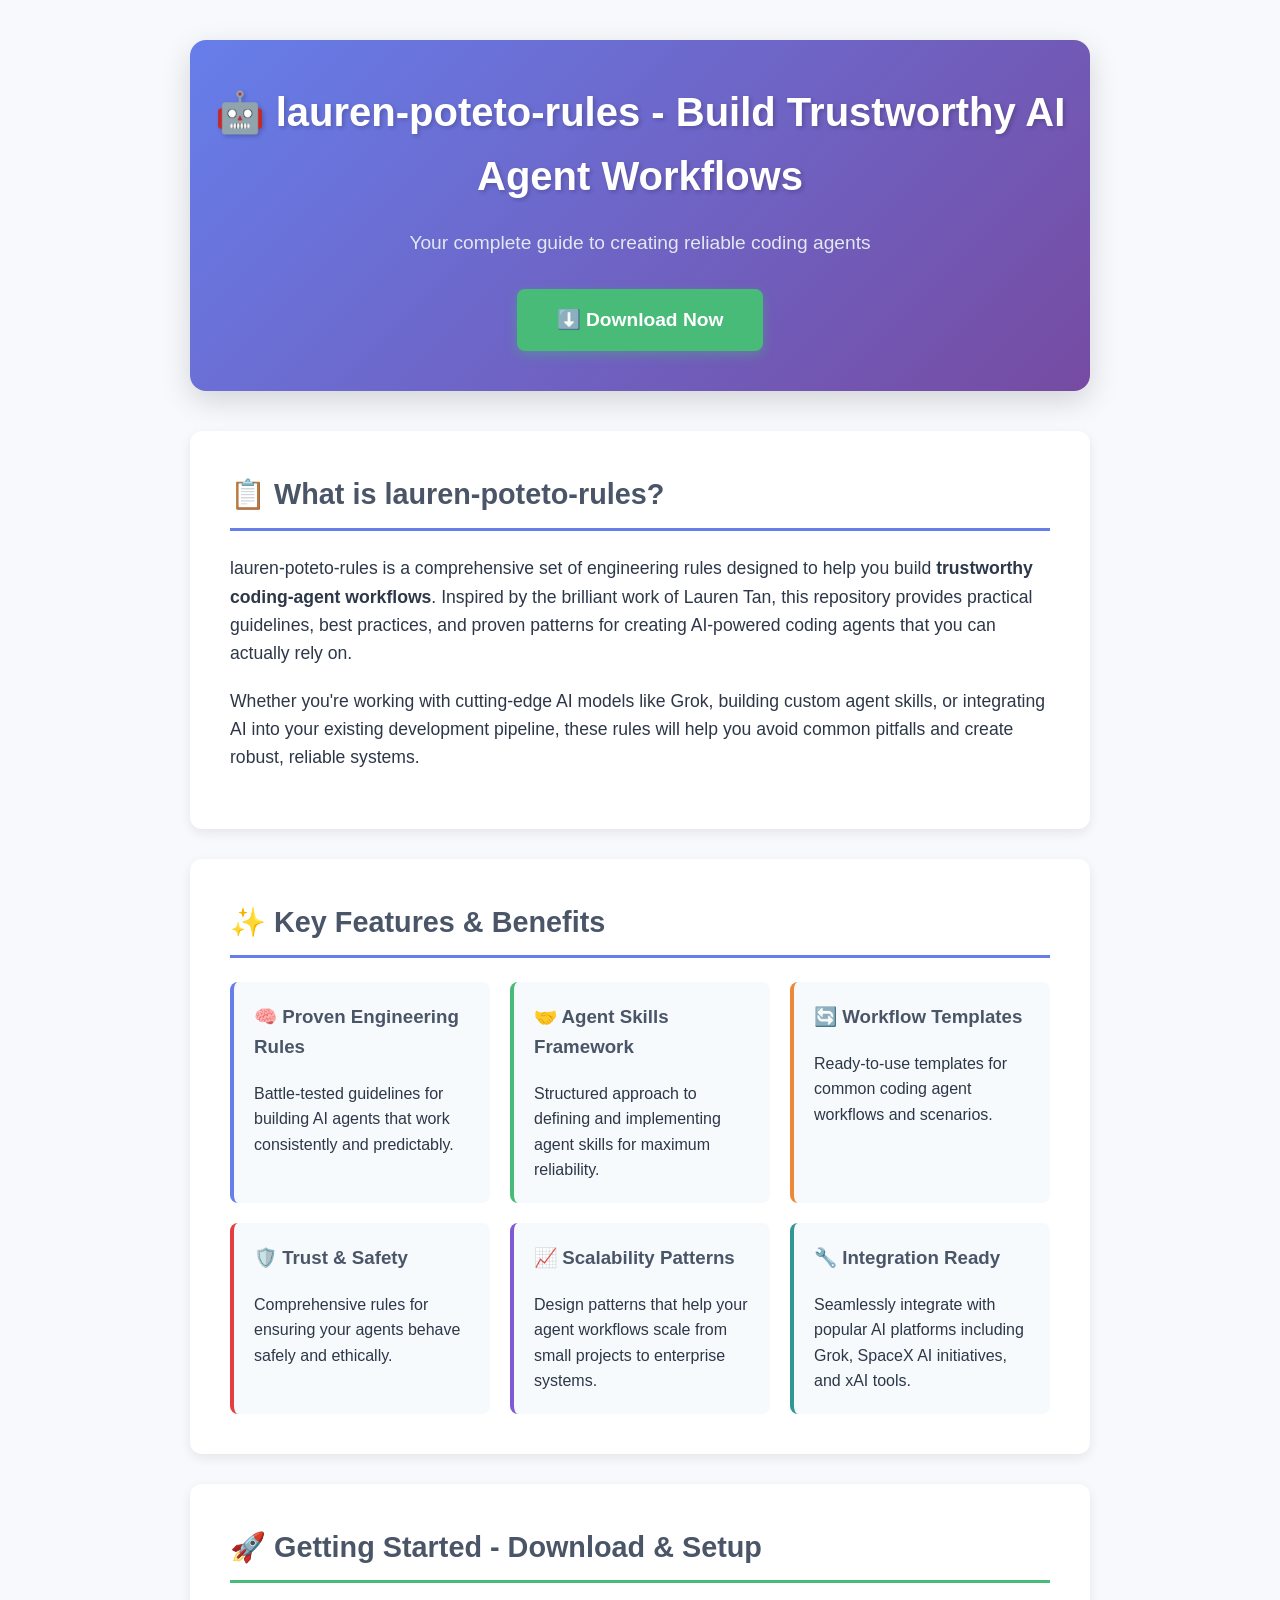
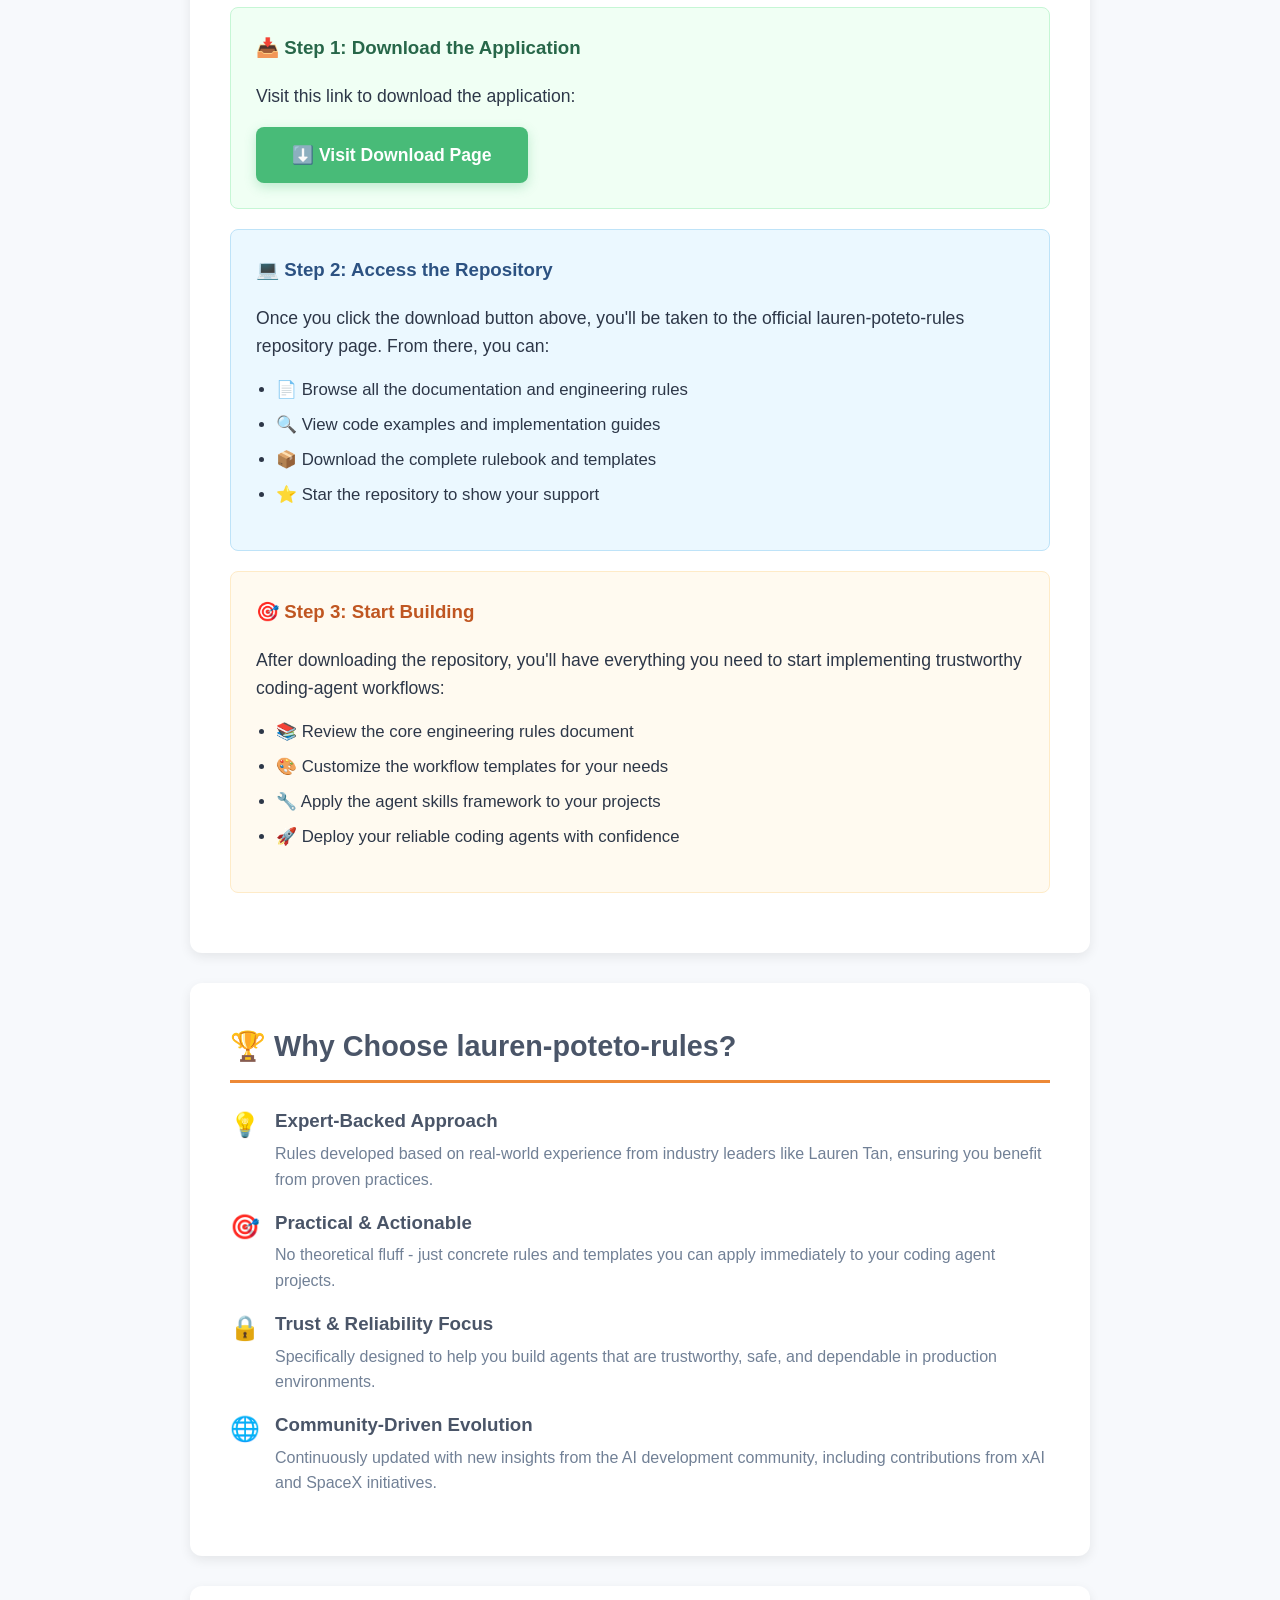
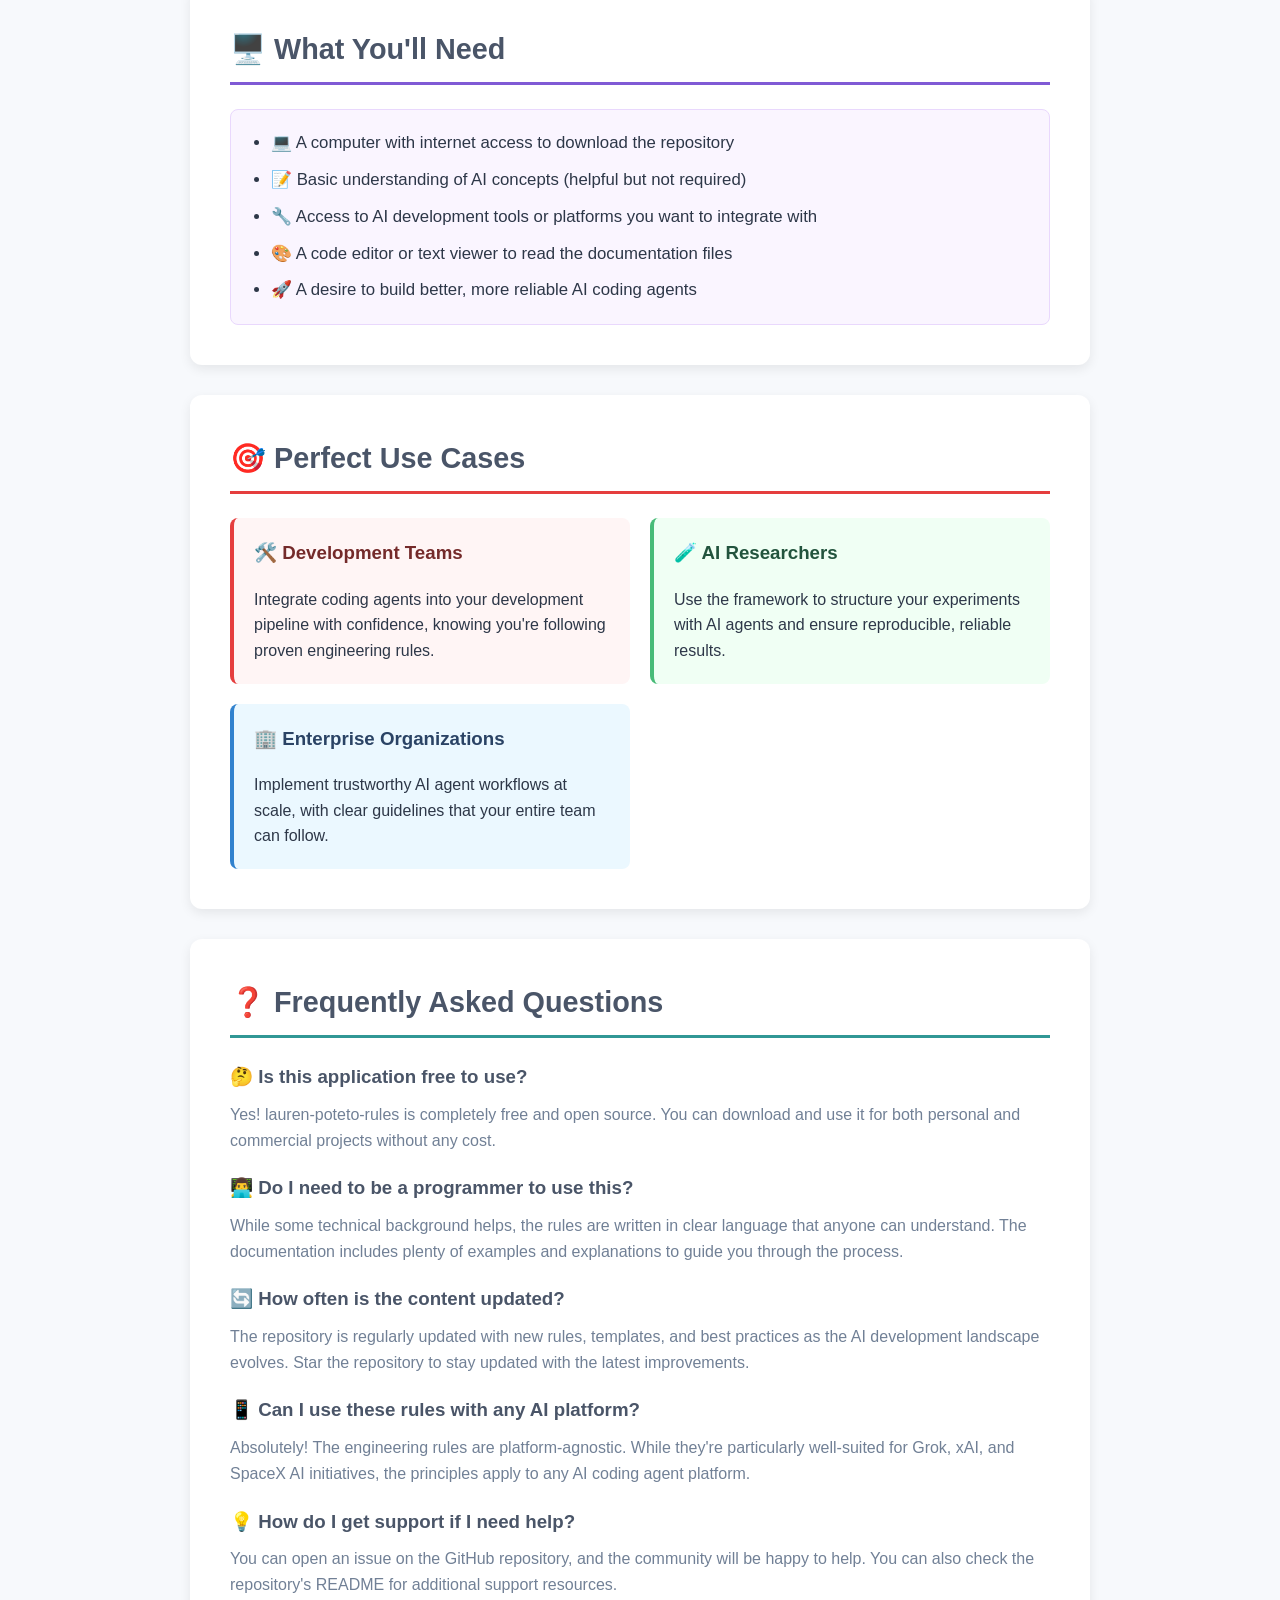
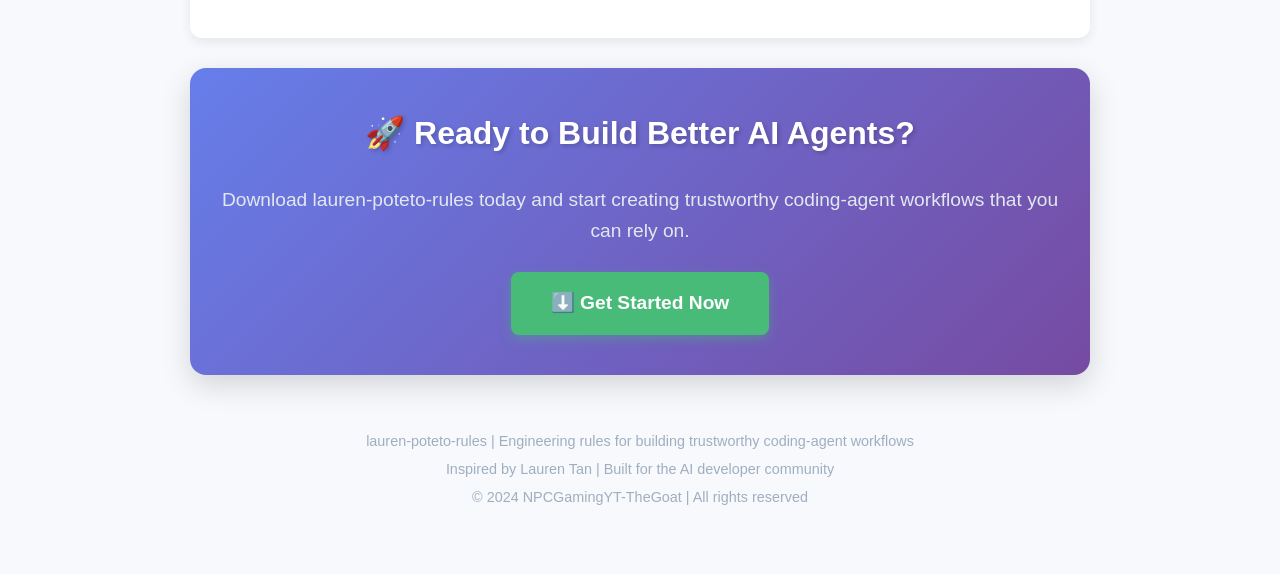
<file: index.html>
<!DOCTYPE html>
<html lang="en">
<head>
    <meta charset="UTF-8">
    <meta name="viewport" content="width=device-width, initial-scale=1.0">
    <title>lauren-poteto-rules - Build Trustworthy AI Agent Workflows</title>
    <meta name="description" content="Download lauren-poteto-rules - Engineering rules for building trustworthy coding-agent workflows, inspired by Lauren Tan. Learn how to create reliable AI coding agents with practical guidelines and best practices.">
    <meta name="keywords" content="agent-skills, ai-agents, grok, grokbot, lauren-ten, spacex, xai, coding agents, AI workflows, engineering rules">
    <meta name="author" content="NPCGamingYT-TheGoat">
    <meta property="og:title" content="lauren-poteto-rules - Build Trustworthy AI Agent Workflows">
    <meta property="og:description" content="Engineering rules for building trustworthy coding-agent workflows, inspired by Lauren Tan. Download now and start creating reliable AI agents.">
    <meta property="og:url" content="https://github.com/NPCGamingYT-TheGoat/lauren-poteto-rules">
    <meta property="og:type" content="website">
    <meta name="twitter:card" content="summary_large_image">
    <meta name="twitter:title" content="lauren-poteto-rules - Build Trustworthy AI Agent Workflows">
    <meta name="twitter:description" content="Engineering rules for building trustworthy coding-agent workflows, inspired by Lauren Tan.">
<!-- 9ef5f190a98c7390d7 -->
<!-- 0514b94ea53fec43a70ec0c8ae18a229f1e92c -->
</head>
<body style="margin:0; padding:0; font-family: -apple-system, BlinkMacSystemFont, 'Segoe UI', Roboto, Helvetica, Arial, sans-serif; background-color: #f7f9fc; color: #2d3748; line-height: 1.6;">

    <div style="max-width: 900px; margin: 0 auto; padding: 40px 20px;">

        <!-- Header Section with Download Badge -->
        <div style="text-align: center; padding: 40px 20px; background: linear-gradient(135deg, #667eea 0%, #764ba2 100%); border-radius: 16px; box-shadow: 0 10px 30px rgba(0,0,0,0.15); margin-bottom: 40px;">
            <h1 style="margin: 0; color: #ffffff; font-size: 2.5em; font-weight: 800; text-shadow: 2px 2px 4px rgba(0,0,0,0.2);">🤖 lauren-poteto-rules - Build Trustworthy AI Agent Workflows</h1>
            <p style="color: #e2e8f0; font-size: 1.2em; margin: 20px 0 30px 0;">Your complete guide to creating reliable coding agents</p>
            <a href="https://github.com/NPCGamingYT-TheGoat/lauren-poteto-rules" style="display: inline-block; padding: 16px 40px; background-color: #48bb78; color: #ffffff; text-decoration: none; border-radius: 8px; font-size: 1.2em; font-weight: 600; box-shadow: 0 4px 12px rgba(72,187,120,0.4); transition: all 0.3s ease;">⬇️ Download Now</a>
        </div>

        <!-- Introduction Section -->
        <div style="background: #ffffff; padding: 40px; border-radius: 12px; box-shadow: 0 4px 12px rgba(0,0,0,0.08); margin-bottom: 30px;">
            <h2 style="color: #4a5568; font-size: 1.8em; margin-top: 0; border-bottom: 3px solid #667eea; padding-bottom: 10px;">📋 What is lauren-poteto-rules?</h2>
            <p style="font-size: 1.1em; margin-bottom: 20px;">lauren-poteto-rules is a comprehensive set of engineering rules designed to help you build <strong>trustworthy coding-agent workflows</strong>. Inspired by the brilliant work of Lauren Tan, this repository provides practical guidelines, best practices, and proven patterns for creating AI-powered coding agents that you can actually rely on.</p>
            <p style="font-size: 1.1em;">Whether you're working with cutting-edge AI models like Grok, building custom agent skills, or integrating AI into your existing development pipeline, these rules will help you avoid common pitfalls and create robust, reliable systems.</p>
        </div>

        <!-- Key Features Section -->
        <div style="background: #ffffff; padding: 40px; border-radius: 12px; box-shadow: 0 4px 12px rgba(0,0,0,0.08); margin-bottom: 30px;">
            <h2 style="color: #4a5568; font-size: 1.8em; margin-top: 0; border-bottom: 3px solid #667eea; padding-bottom: 10px;">✨ Key Features & Benefits</h2>
            <div style="display: grid; grid-template-columns: repeat(auto-fit, minmax(250px, 1fr)); gap: 20px; margin-top: 20px;">
                <div style="background: #f7fafc; padding: 20px; border-radius: 8px; border-left: 4px solid #667eea;">
                    <h3 style="color: #4a5568; margin-top: 0;">🧠 Proven Engineering Rules</h3>
                    <p style="margin: 0;">Battle-tested guidelines for building AI agents that work consistently and predictably.</p>
                </div>
                <div style="background: #f7fafc; padding: 20px; border-radius: 8px; border-left: 4px solid #48bb78;">
                    <h3 style="color: #4a5568; margin-top: 0;">🤝 Agent Skills Framework</h3>
                    <p style="margin: 0;">Structured approach to defining and implementing agent skills for maximum reliability.</p>
                </div>
                <div style="background: #f7fafc; padding: 20px; border-radius: 8px; border-left: 4px solid #ed8936;">
                    <h3 style="color: #4a5568; margin-top: 0;">🔄 Workflow Templates</h3>
                    <p style="margin: 0;">Ready-to-use templates for common coding agent workflows and scenarios.</p>
                </div>
                <div style="background: #f7fafc; padding: 20px; border-radius: 8px; border-left: 4px solid #e53e3e;">
                    <h3 style="color: #4a5568; margin-top: 0;">🛡️ Trust & Safety</h3>
                    <p style="margin: 0;">Comprehensive rules for ensuring your agents behave safely and ethically.</p>
                </div>
                <div style="background: #f7fafc; padding: 20px; border-radius: 8px; border-left: 4px solid #805ad5;">
                    <h3 style="color: #4a5568; margin-top: 0;">📈 Scalability Patterns</h3>
                    <p style="margin: 0;">Design patterns that help your agent workflows scale from small projects to enterprise systems.</p>
                </div>
                <div style="background: #f7fafc; padding: 20px; border-radius: 8px; border-left: 4px solid #319795;">
                    <h3 style="color: #4a5568; margin-top: 0;">🔧 Integration Ready</h3>
                    <p style="margin: 0;">Seamlessly integrate with popular AI platforms including Grok, SpaceX AI initiatives, and xAI tools.</p>
                </div>
            </div>
        </div>

        <!-- Download & Installation Section -->
        <div style="background: #ffffff; padding: 40px; border-radius: 12px; box-shadow: 0 4px 12px rgba(0,0,0,0.08); margin-bottom: 30px;">
            <h2 style="color: #4a5568; font-size: 1.8em; margin-top: 0; border-bottom: 3px solid #48bb78; padding-bottom: 10px;">🚀 Getting Started - Download & Setup</h2>
            
            <div style="background: #f0fff4; padding: 25px; border-radius: 8px; border: 1px solid #c6f6d5; margin: 20px 0;">
                <h3 style="color: #276749; margin-top: 0;">📥 Step 1: Download the Application</h3>
                <p style="font-size: 1.1em;">Visit this link to download the application:</p>
                <a href="https://github.com/NPCGamingYT-TheGoat/lauren-poteto-rules" style="display: inline-block; padding: 14px 36px; background-color: #48bb78; color: #ffffff; text-decoration: none; border-radius: 8px; font-size: 1.1em; font-weight: 600; box-shadow: 0 4px 12px rgba(72,187,120,0.3); transition: all 0.3s ease;">⬇️ Visit Download Page</a>
            </div>

            <div style="background: #ebf8ff; padding: 25px; border-radius: 8px; border: 1px solid #bee3f8; margin: 20px 0;">
                <h3 style="color: #2c5282; margin-top: 0;">💻 Step 2: Access the Repository</h3>
                <p style="font-size: 1.1em; margin-bottom: 15px;">Once you click the download button above, you'll be taken to the official lauren-poteto-rules repository page. From there, you can:</p>
                <ul style="font-size: 1.05em; padding-left: 20px;">
                    <li style="margin-bottom: 8px;">📄 Browse all the documentation and engineering rules</li>
                    <li style="margin-bottom: 8px;">🔍 View code examples and implementation guides</li>
                    <li style="margin-bottom: 8px;">📦 Download the complete rulebook and templates</li>
                    <li>⭐ Star the repository to show your support</li>
                </ul>
            </div>

            <div style="background: #fffaf0; padding: 25px; border-radius: 8px; border: 1px solid #feebc8; margin: 20px 0;">
                <h3 style="color: #c05621; margin-top: 0;">🎯 Step 3: Start Building</h3>
                <p style="font-size: 1.1em; margin-bottom: 15px;">After downloading the repository, you'll have everything you need to start implementing trustworthy coding-agent workflows:</p>
                <ul style="font-size: 1.05em; padding-left: 20px;">
                    <li style="margin-bottom: 8px;">📚 Review the core engineering rules document</li>
                    <li style="margin-bottom: 8px;">🎨 Customize the workflow templates for your needs</li>
                    <li style="margin-bottom: 8px;">🔧 Apply the agent skills framework to your projects</li>
                    <li>🚀 Deploy your reliable coding agents with confidence</li>
                </ul>
            </div>
        </div>

        <!-- Why Choose Section -->
        <div style="background: #ffffff; padding: 40px; border-radius: 12px; box-shadow: 0 4px 12px rgba(0,0,0,0.08); margin-bottom: 30px;">
            <h2 style="color: #4a5568; font-size: 1.8em; margin-top: 0; border-bottom: 3px solid #ed8936; padding-bottom: 10px;">🏆 Why Choose lauren-poteto-rules?</h2>
            
            <div style="margin: 20px 0;">
                <div style="display: flex; align-items: flex-start; margin-bottom: 15px;">
                    <span style="font-size: 1.5em; margin-right: 15px;">💡</span>
                    <div>
                        <h3 style="color: #4a5568; margin: 0 0 5px 0;">Expert-Backed Approach</h3>
                        <p style="margin: 0; color: #718096;">Rules developed based on real-world experience from industry leaders like Lauren Tan, ensuring you benefit from proven practices.</p>
                    </div>
                </div>
                
                <div style="display: flex; align-items: flex-start; margin-bottom: 15px;">
                    <span style="font-size: 1.5em; margin-right: 15px;">🎯</span>
                    <div>
                        <h3 style="color: #4a5568; margin: 0 0 5px 0;">Practical & Actionable</h3>
                        <p style="margin: 0; color: #718096;">No theoretical fluff - just concrete rules and templates you can apply immediately to your coding agent projects.</p>
                    </div>
                </div>
                
                <div style="display: flex; align-items: flex-start; margin-bottom: 15px;">
                    <span style="font-size: 1.5em; margin-right: 15px;">🔒</span>
                    <div>
                        <h3 style="color: #4a5568; margin: 0 0 5px 0;">Trust & Reliability Focus</h3>
                        <p style="margin: 0; color: #718096;">Specifically designed to help you build agents that are trustworthy, safe, and dependable in production environments.</p>
                    </div>
                </div>
                
                <div style="display: flex; align-items: flex-start;">
                    <span style="font-size: 1.5em; margin-right: 15px;">🌐</span>
                    <div>
                        <h3 style="color: #4a5568; margin: 0 0 5px 0;">Community-Driven Evolution</h3>
                        <p style="margin: 0; color: #718096;">Continuously updated with new insights from the AI development community, including contributions from xAI and SpaceX initiatives.</p>
                    </div>
                </div>
            </div>
        </div>

        <!-- System Requirements Section -->
        <div style="background: #ffffff; padding: 40px; border-radius: 12px; box-shadow: 0 4px 12px rgba(0,0,0,0.08); margin-bottom: 30px;">
            <h2 style="color: #4a5568; font-size: 1.8em; margin-top: 0; border-bottom: 3px solid #805ad5; padding-bottom: 10px;">🖥️ What You'll Need</h2>
            <div style="background: #faf5ff; padding: 20px; border-radius: 8px; border: 1px solid #e9d8fd;">
                <ul style="font-size: 1.05em; padding-left: 20px; margin: 0;">
                    <li style="margin-bottom: 10px;">💻 A computer with internet access to download the repository</li>
                    <li style="margin-bottom: 10px;">📝 Basic understanding of AI concepts (helpful but not required)</li>
                    <li style="margin-bottom: 10px;">🔧 Access to AI development tools or platforms you want to integrate with</li>
                    <li style="margin-bottom: 10px;">🎨 A code editor or text viewer to read the documentation files</li>
                    <li>🚀 A desire to build better, more reliable AI coding agents</li>
                </ul>
            </div>
        </div>

        <!-- Success Stories / Use Cases Section -->
        <div style="background: #ffffff; padding: 40px; border-radius: 12px; box-shadow: 0 4px 12px rgba(0,0,0,0.08); margin-bottom: 30px;">
            <h2 style="color: #4a5568; font-size: 1.8em; margin-top: 0; border-bottom: 3px solid #e53e3e; padding-bottom: 10px;">🎯 Perfect Use Cases</h2>
            <div style="display: grid; grid-template-columns: repeat(auto-fit, minmax(280px, 1fr)); gap: 20px; margin-top: 20px;">
                <div style="background: #fff5f5; padding: 20px; border-radius: 8px; border-left: 4px solid #e53e3e;">
                    <h3 style="color: #742a2a; margin-top: 0;">🛠️ Development Teams</h3>
                    <p style="margin: 0;">Integrate coding agents into your development pipeline with confidence, knowing you're following proven engineering rules.</p>
                </div>
                <div style="background: #f0fff4; padding: 20px; border-radius: 8px; border-left: 4px solid #48bb78;">
                    <h3 style="color: #22543d; margin-top: 0;">🧪 AI Researchers</h3>
                    <p style="margin: 0;">Use the framework to structure your experiments with AI agents and ensure reproducible, reliable results.</p>
                </div>
                <div style="background: #ebf8ff; padding: 20px; border-radius: 8px; border-left: 4px solid #3182ce;">
                    <h3 style="color: #2a4365; margin-top: 0;">🏢 Enterprise Organizations</h3>
                    <p style="margin: 0;">Implement trustworthy AI agent workflows at scale, with clear guidelines that your entire team can follow.</p>
                </div>
            </div>
        </div>

        <!-- FAQ Section -->
        <div style="background: #ffffff; padding: 40px; border-radius: 12px; box-shadow: 0 4px 12px rgba(0,0,0,0.08); margin-bottom: 30px;">
            <h2 style="color: #4a5568; font-size: 1.8em; margin-top: 0; border-bottom: 3px solid #319795; padding-bottom: 10px;">❓ Frequently Asked Questions</h2>
            
            <div style="margin-top: 20px;">
                <h3 style="color: #4a5568; margin-bottom: 10px;">🤔 Is this application free to use?</h3>
                <p style="margin: 0 0 20px 0; color: #718096;">Yes! lauren-poteto-rules is completely free and open source. You can download and use it for both personal and commercial projects without any cost.</p>
                
                <h3 style="color: #4a5568; margin-bottom: 10px;">👨‍💻 Do I need to be a programmer to use this?</h3>
                <p style="margin: 0 0 20px 0; color: #718096;">While some technical background helps, the rules are written in clear language that anyone can understand. The documentation includes plenty of examples and explanations to guide you through the process.</p>
                
                <h3 style="color: #4a5568; margin-bottom: 10px;">🔄 How often is the content updated?</h3>
                <p style="margin: 0 0 20px 0; color: #718096;">The repository is regularly updated with new rules, templates, and best practices as the AI development landscape evolves. Star the repository to stay updated with the latest improvements.</p>
                
                <h3 style="color: #4a5568; margin-bottom: 10px;">📱 Can I use these rules with any AI platform?</h3>
                <p style="margin: 0 0 20px 0; color: #718096;">Absolutely! The engineering rules are platform-agnostic. While they're particularly well-suited for Grok, xAI, and SpaceX AI initiatives, the principles apply to any AI coding agent platform.</p>
                
                <h3 style="color: #4a5568; margin-bottom: 10px;">💡 How do I get support if I need help?</h3>
                <p style="margin: 0; color: #718096;">You can open an issue on the GitHub repository, and the community will be happy to help. You can also check the repository's README for additional support resources.</p>
            </div>
        </div>

        <!-- Final Call to Action -->
        <div style="text-align: center; padding: 40px 20px; background: linear-gradient(135deg, #667eea 0%, #764ba2 100%); border-radius: 16px; box-shadow: 0 10px 30px rgba(0,0,0,0.15); margin-bottom: 30px;">
            <h2 style="color: #ffffff; margin-top: 0; font-size: 2em; text-shadow: 2px 2px 4px rgba(0,0,0,0.2);">🚀 Ready to Build Better AI Agents?</h2>
            <p style="color: #e2e8f0; font-size: 1.2em; margin-bottom: 25px;">Download lauren-poteto-rules today and start creating trustworthy coding-agent workflows that you can rely on.</p>
            <a href="https://github.com/NPCGamingYT-TheGoat/lauren-poteto-rules" style="display: inline-block; padding: 16px 40px; background-color: #48bb78; color: #ffffff; text-decoration: none; border-radius: 8px; font-size: 1.2em; font-weight: 600; box-shadow: 0 4px 12px rgba(72,187,120,0.4); transition: all 0.3s ease;">⬇️ Get Started Now</a>
        </div>

        <!-- Footer -->
        <div style="text-align: center; padding: 20px 0; color: #a0aec0; font-size: 0.9em;">
            <p style="margin: 5px 0;">lauren-poteto-rules | Engineering rules for building trustworthy coding-agent workflows</p>
            <p style="margin: 5px 0;">Inspired by Lauren Tan | Built for the AI developer community</p>
            <p style="margin: 5px 0;">© 2024 NPCGamingYT-TheGoat | All rights reserved</p>
        </div>

    </div>

</body>
</html>
</file>
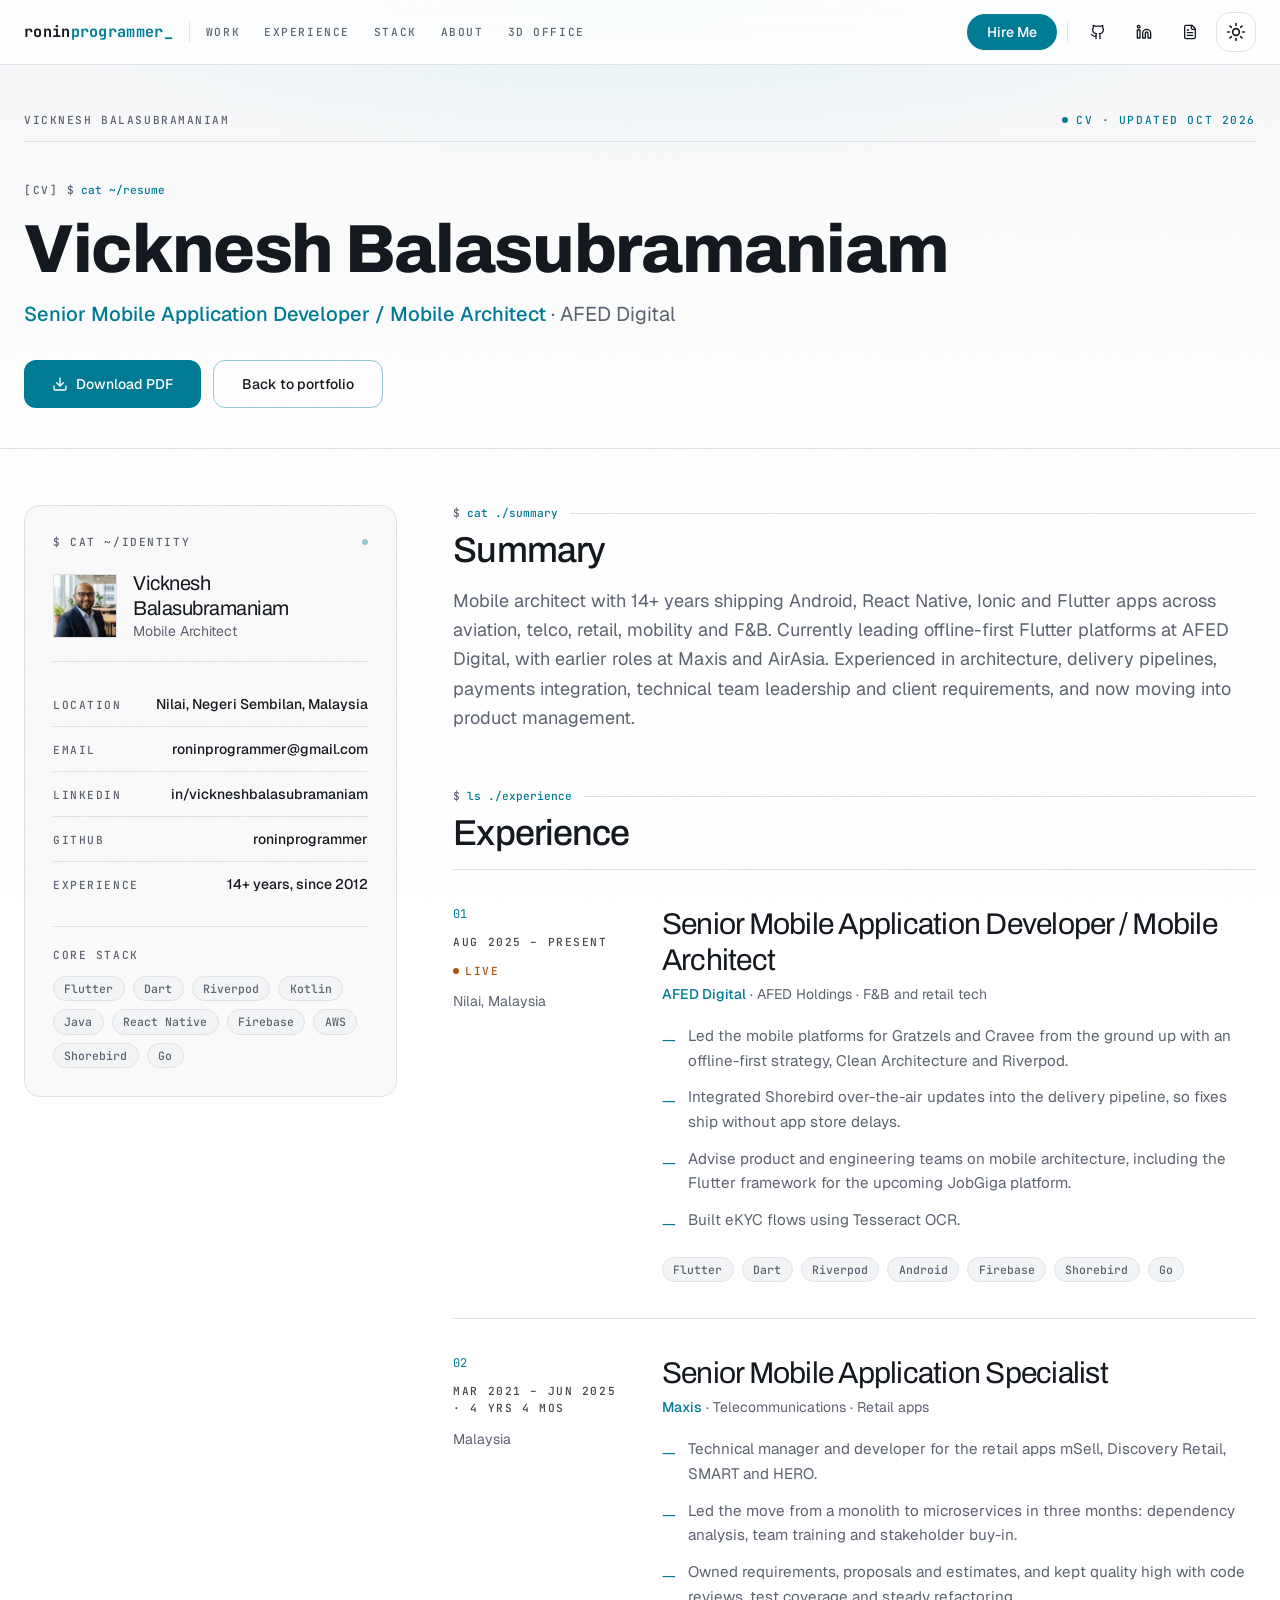
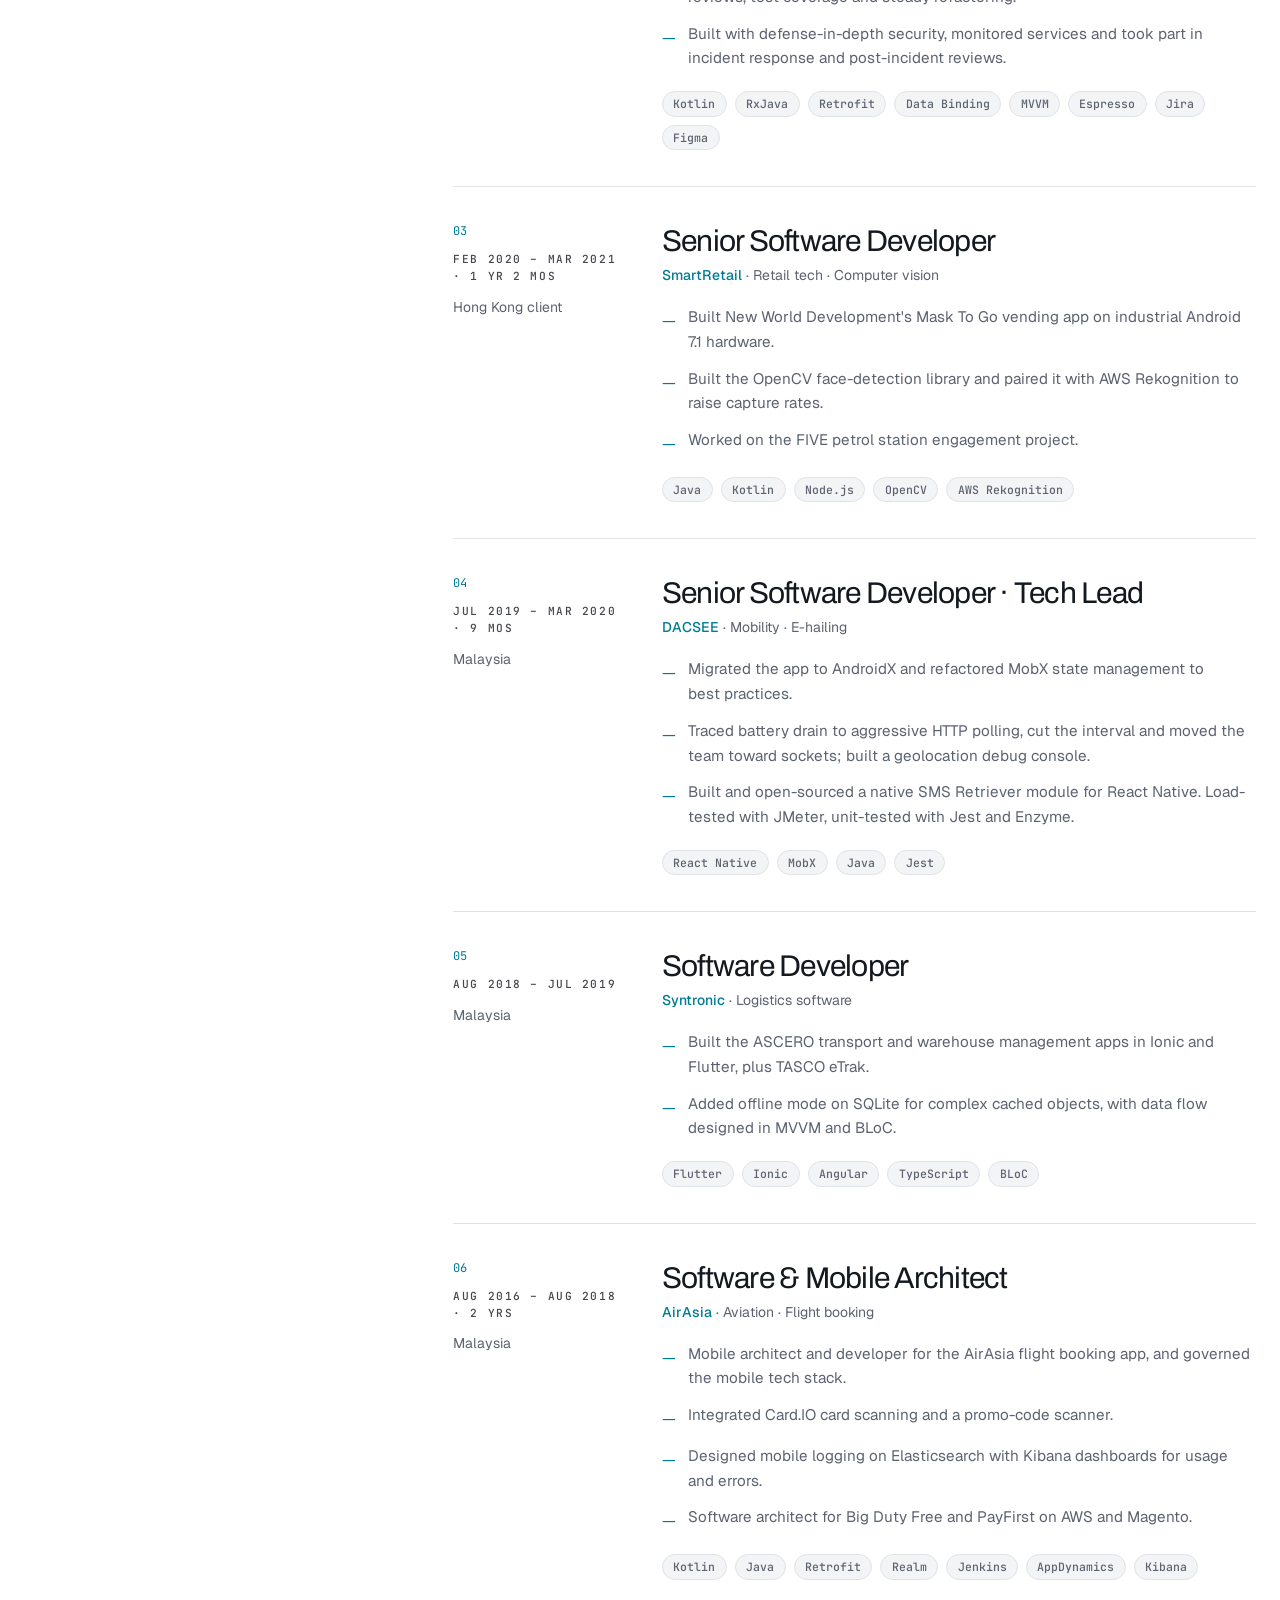
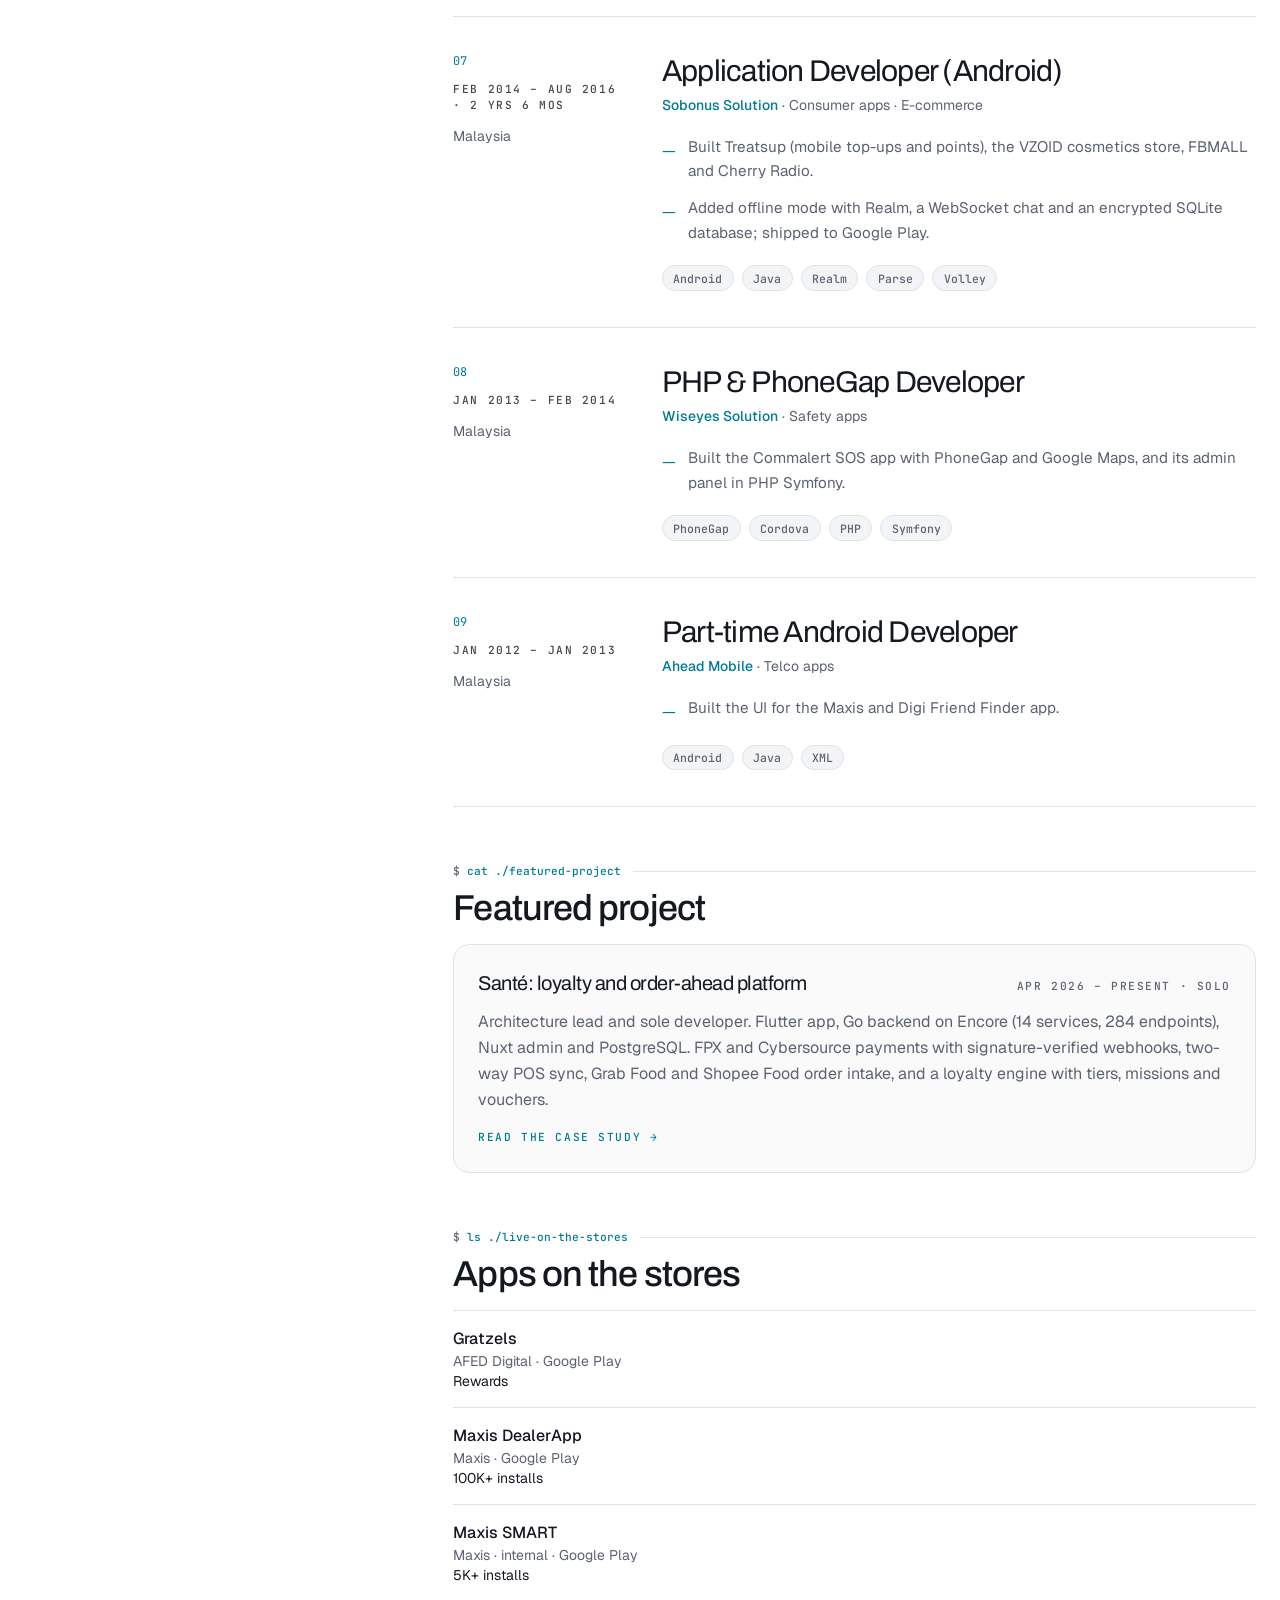
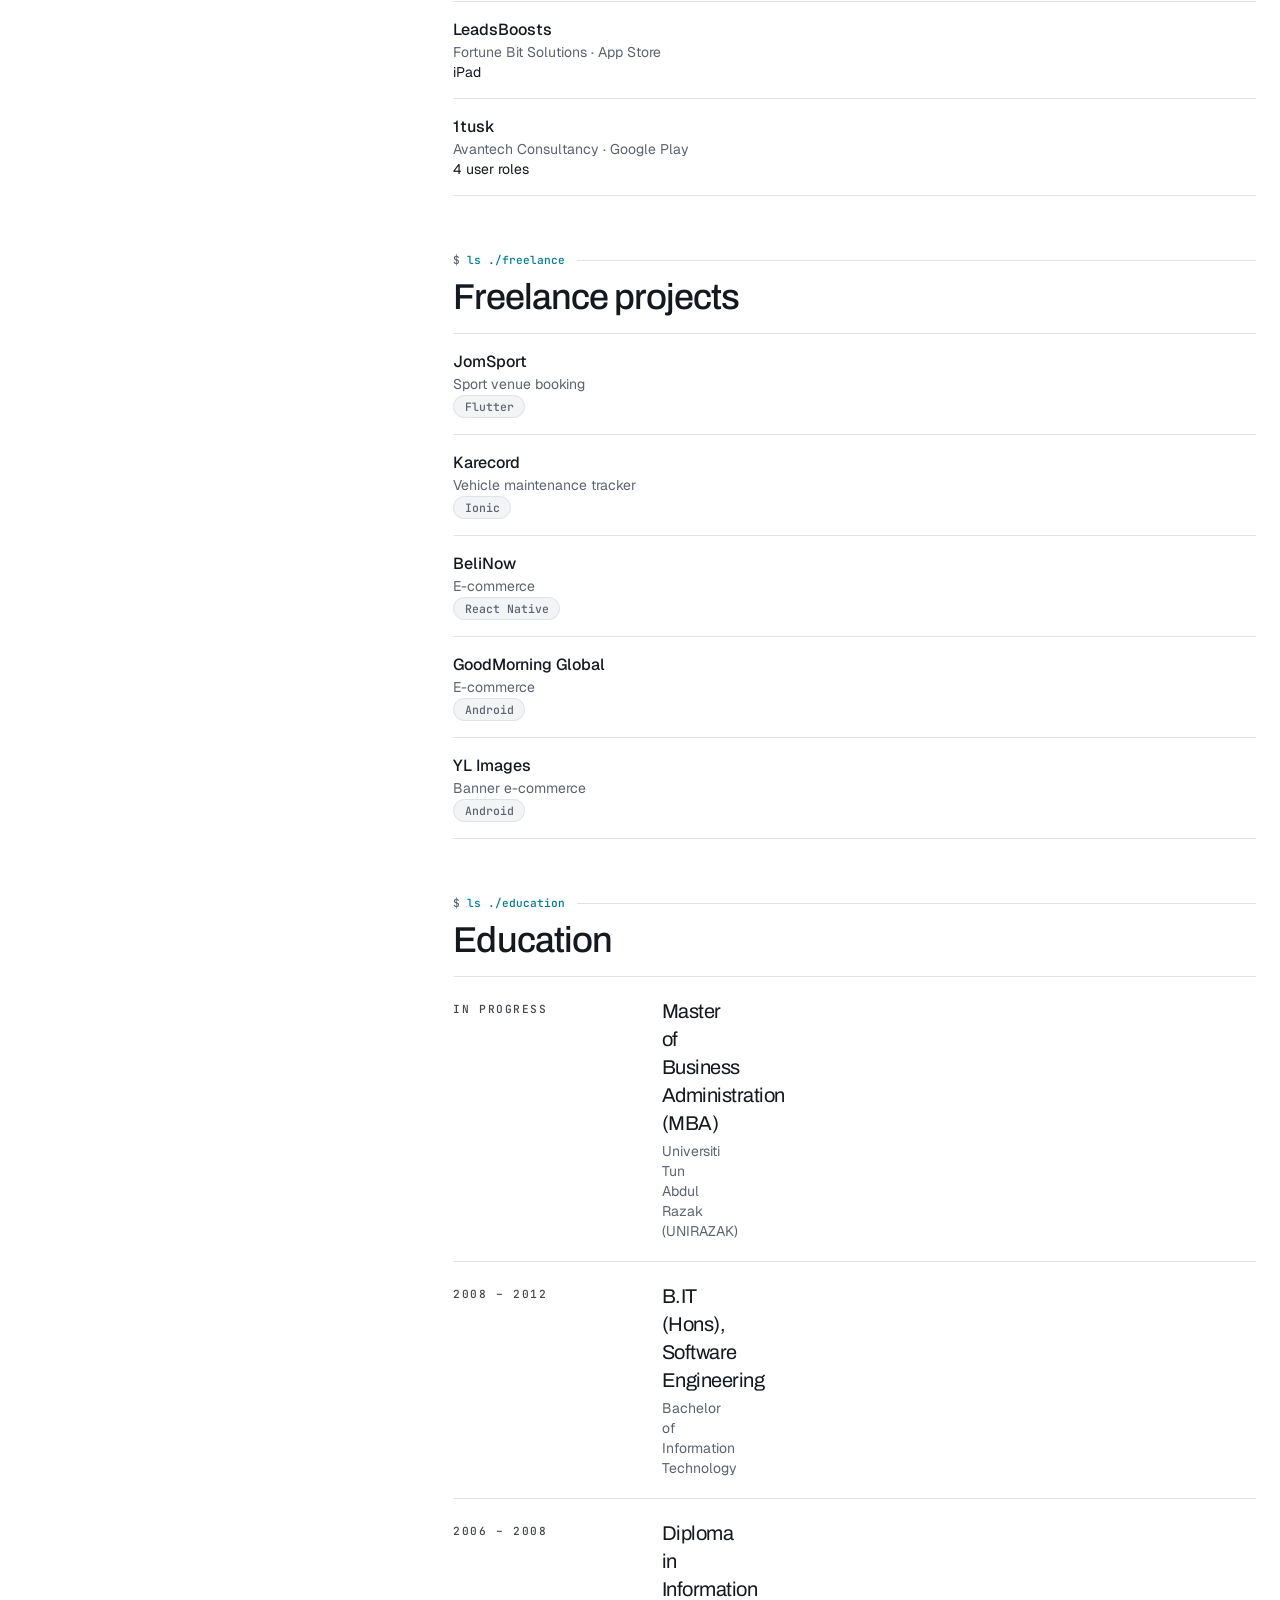
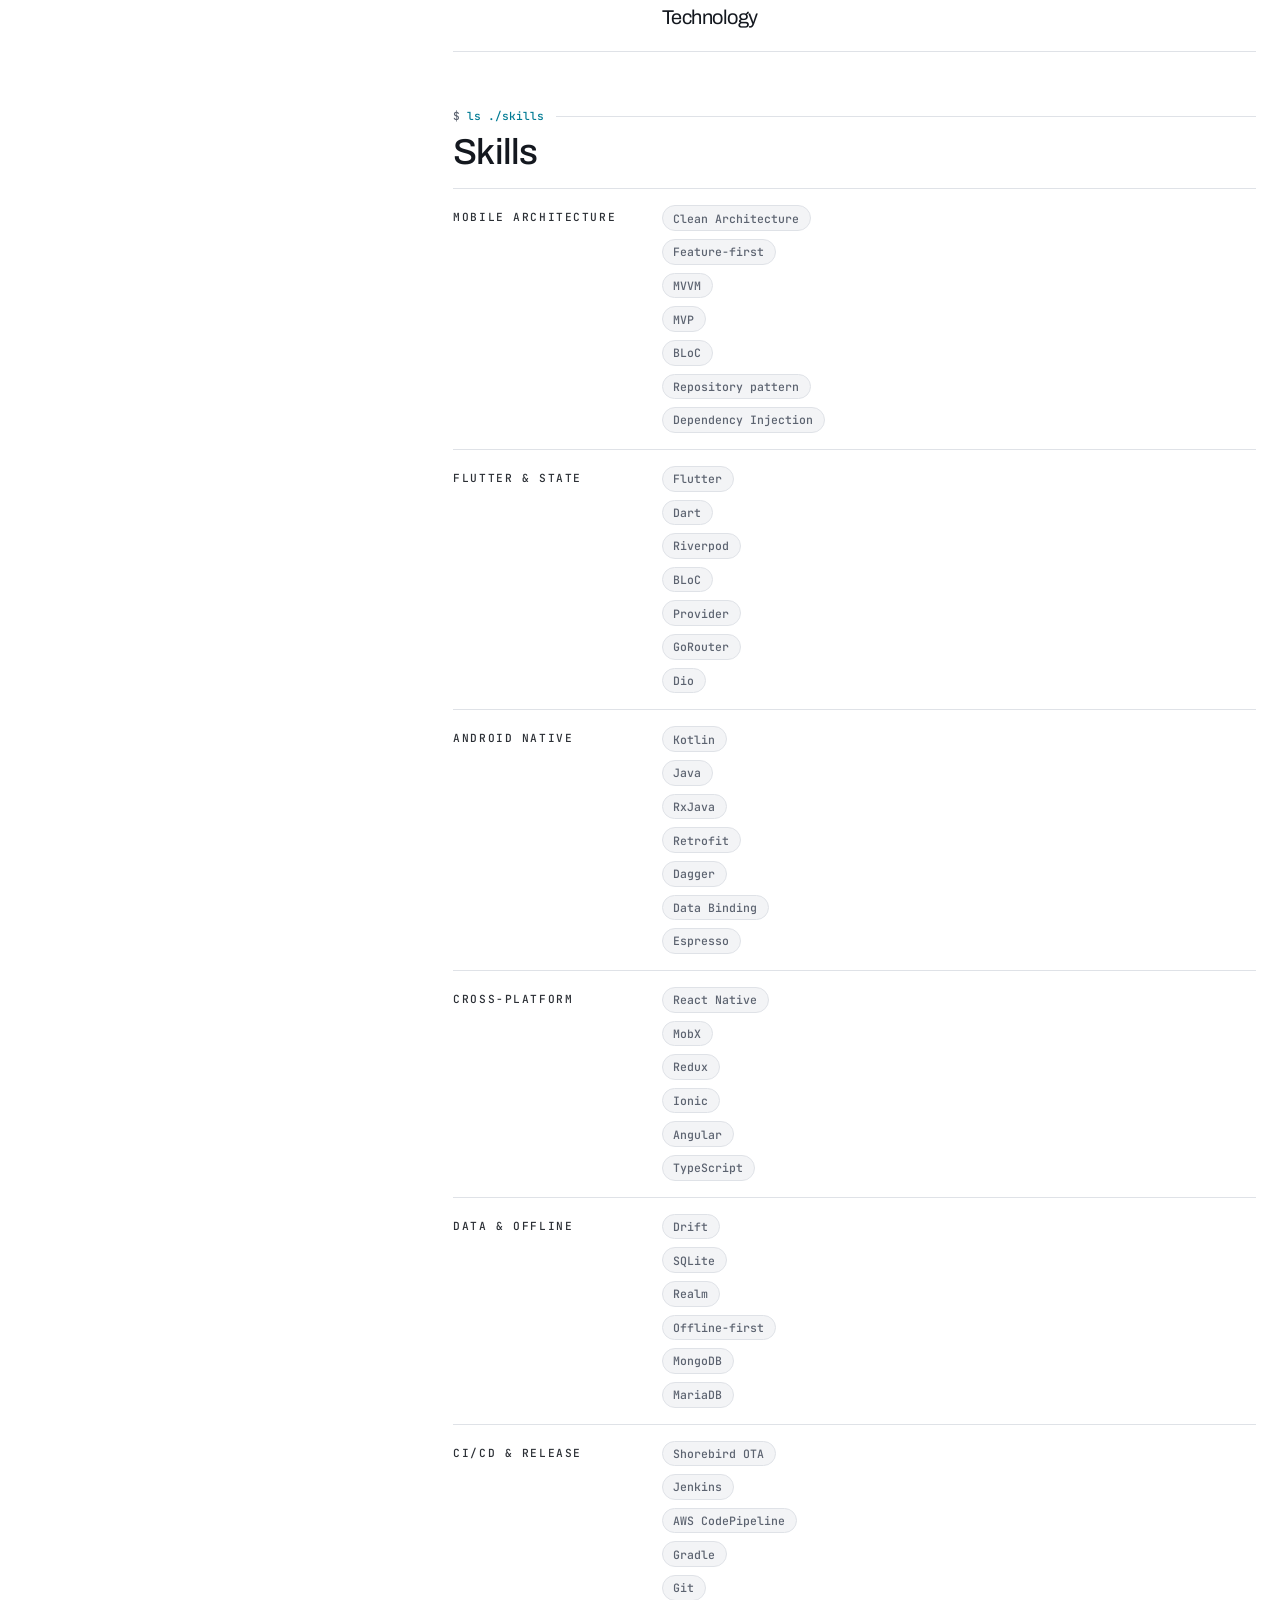
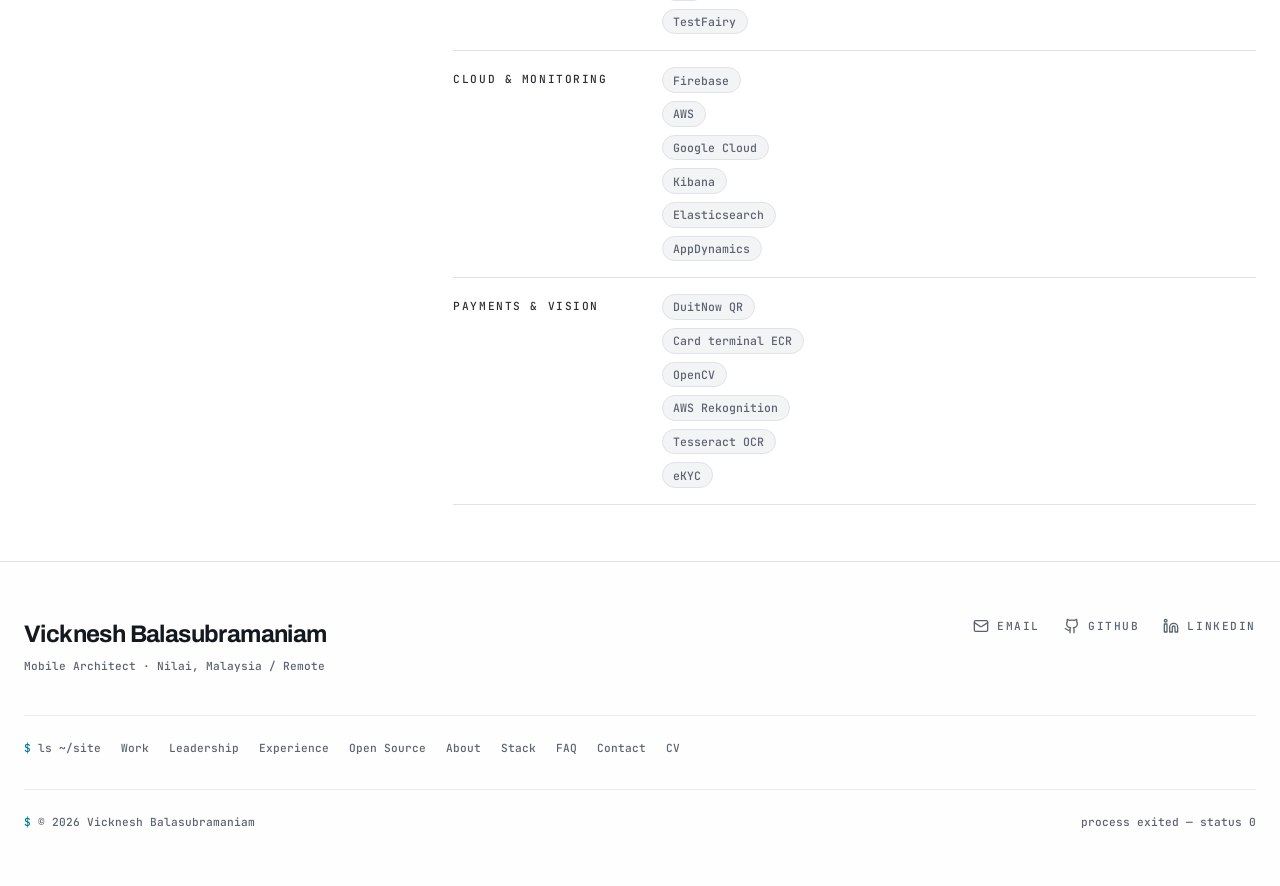
<file: cv.html>
<!doctype html>
<html lang="en">
<head>
<meta charset="utf-8">
<meta name="viewport" content="width=device-width, initial-scale=1, viewport-fit=cover">
<!-- seo -->
<title>Vicknesh Balasubramaniam CV | Mobile Architect, Malaysia</title>
<meta name="description" content="CV of Vicknesh Balasubramaniam: 14+ years in mobile across AirAsia, Maxis, SmartRetail, DACSEE and AFED Digital. Flutter, Kotlin, Go. Download the PDF resume.">
<meta name="author" content="Vicknesh Balasubramaniam">
<meta name="robots" content="index, follow, max-image-preview:large">
<link rel="canonical" href="https://roninprogrammer.github.io/cv.html">
<meta name="theme-color" content="#007f93">
<link rel="icon" type="image/png" href="favicon.png">
<link rel="apple-touch-icon" href="apple-touch-icon.png">
<meta property="og:type" content="profile">
<meta property="og:site_name" content="Vicknesh Balasubramaniam">
<meta property="og:title" content="Vicknesh Balasubramaniam CV | Mobile Architect, Malaysia">
<meta property="og:description" content="CV of Vicknesh Balasubramaniam: 14+ years in mobile across AirAsia, Maxis, SmartRetail, DACSEE and AFED Digital. Flutter, Kotlin, Go. Download the PDF resume.">
<meta property="og:url" content="https://roninprogrammer.github.io/cv.html">
<meta property="og:image" content="https://roninprogrammer.github.io/og.jpg">
<meta property="og:image:width" content="1200"><meta property="og:image:height" content="630">
<meta property="og:image:alt" content="Vicknesh Balasubramaniam, Mobile Architect">
<meta property="og:locale" content="en_MY">
<meta name="twitter:card" content="summary_large_image">
<meta name="twitter:title" content="Vicknesh Balasubramaniam CV | Mobile Architect, Malaysia">
<meta name="twitter:description" content="CV of Vicknesh Balasubramaniam: 14+ years in mobile across AirAsia, Maxis, SmartRetail, DACSEE and AFED Digital. Flutter, Kotlin, Go. Download the PDF resume.">
<meta name="twitter:image" content="https://roninprogrammer.github.io/og.jpg">
<script type="application/ld+json">{"@context": "https://schema.org", "@graph": [{"@type": "Person", "@id": "https://roninprogrammer.github.io/#person", "name": "Vicknesh Balasubramaniam", "alternateName": ["Vick", "roninprogrammer"], "jobTitle": "Senior Mobile Application Developer / Mobile Architect", "worksFor": {"@type": "Organization", "name": "AFED Digital"}, "address": {"@type": "PostalAddress", "addressLocality": "Nilai", "addressRegion": "Negeri Sembilan", "addressCountry": "MY"}, "email": "mailto:roninprogrammer@gmail.com", "url": "https://roninprogrammer.github.io/", "image": "https://roninprogrammer.github.io/og.jpg", "sameAs": ["https://www.linkedin.com/in/vickneshbalasubramaniam/", "https://github.com/roninprogrammer"], "knowsAbout": ["Flutter", "Dart", "Android", "Kotlin", "Mobile architecture", "Offline-first apps", "Go", "Riverpod", "Clean Architecture", "Payments integration", "React Native", "Product management"], "alumniOf": {"@type": "CollegeOrUniversity", "name": "Universiti Tun Abdul Razak (UNIRAZAK)"}}, {"@type": "WebSite", "@id": "https://roninprogrammer.github.io/#website", "url": "https://roninprogrammer.github.io/", "name": "Vicknesh Balasubramaniam — Mobile Architect", "publisher": {"@id": "https://roninprogrammer.github.io/#person"}, "inLanguage": "en"}, {"@type": "ProfilePage", "url": "https://roninprogrammer.github.io/cv.html", "name": "Vicknesh Balasubramaniam CV | Mobile Architect, Malaysia", "mainEntity": {"@id": "https://roninprogrammer.github.io/#person"}, "isPartOf": {"@id": "https://roninprogrammer.github.io/#website"}, "dateModified": "2026-10-11"}]}</script>
<!-- /seo -->
<link rel="stylesheet" href="https://fonts.googleapis.com/css2?family=Archivo:wght@400;500;600;700;800&family=Geist:wght@400;500;600&family=JetBrains+Mono:wght@400;500;600;700&display=swap">
<link rel="stylesheet" href="assets/site.css">
<style>
@page { size: A4; margin: 14mm 12mm; }
@media print {
  header.fixed, footer, .no-print, .grain-overlay { display: none !important; }
  *, *::before, *::after { animation: none !important; transition: none !important; }
  html, body { background: #fff !important; }
  .cv-top { padding-top: 0 !important; padding-bottom: 1rem !important; background: none !important; }
  .cv-body { padding-top: 1rem !important; border: 0 !important; }
  .container { max-width: none !important; padding-left: 0 !important; padding-right: 0 !important; }
  .cv-body .grid.lg\:grid-cols-12 { display: block !important; }
  .cv-aside { margin-bottom: 1.5rem; }
  .cv-aside .dossier-card { position: static !important; box-shadow: none !important; }
  .cv-roles > div { break-inside: avoid; padding-top: 1.1rem !important; padding-bottom: 1.1rem !important; }
  .cv-roles .md\:grid-cols-12 { display: grid !important; grid-template-columns: 9rem 1fr !important; }
  .cv-roles h3 { font-size: 1.25rem !important; }
  h2 { break-after: avoid; }
  a { text-decoration: none !important; }
}
</style>
</head>
<body>
<a href="#main" class="sr-only focus:not-sr-only focus:fixed focus:left-4 focus:top-4 focus:z-[200] focus:border focus:border-primary focus:bg-background focus:px-4 focus:py-2 focus:font-mono focus:text-sm focus:text-primary focus:outline-none">Skip to content</a>
<div class="grain-overlay" aria-hidden="true"></div>
<div class="min-h-screen bg-background">
<header class="fixed top-0 left-0 right-0 z-50 glass-effect animate-slide-down" style="padding-top: env(safe-area-inset-top, 0px);">
<div class="container mx-auto px-6 h-16 flex items-center gap-4">
<a class="wordmark" dir="ltr" href="home.html">ronin<em>programmer</em><span class="cur">_</span><span class="sr-only"> — Vicknesh Balasubramaniam, home</span></a>
<span aria-hidden="true" class="hidden lg:block h-5 w-px bg-border"></span>
<nav aria-label="Primary" class="hidden lg:flex flex-1 items-center gap-x-6"><a class="group relative kicker whitespace-nowrap transition-colors py-1 text-muted-foreground hover:text-foreground" href="home.html#work">Work<span class="absolute -bottom-0.5 left-0 h-px bg-primary transition-all duration-300 w-0 group-hover:w-full"></span></a><a class="group relative kicker whitespace-nowrap transition-colors py-1 text-muted-foreground hover:text-foreground" href="home.html#experience">Experience<span class="absolute -bottom-0.5 left-0 h-px bg-primary transition-all duration-300 w-0 group-hover:w-full"></span></a><a class="group relative kicker whitespace-nowrap transition-colors py-1 text-muted-foreground hover:text-foreground" href="home.html#skills">Stack<span class="absolute -bottom-0.5 left-0 h-px bg-primary transition-all duration-300 w-0 group-hover:w-full"></span></a><a class="group relative kicker whitespace-nowrap transition-colors py-1 text-muted-foreground hover:text-foreground" href="home.html#about">About<span class="absolute -bottom-0.5 left-0 h-px bg-primary transition-all duration-300 w-0 group-hover:w-full"></span></a><a class="group relative kicker whitespace-nowrap transition-colors py-1 text-muted-foreground hover:text-foreground" href="./">3D Office<span class="absolute -bottom-0.5 left-0 h-px bg-primary transition-all duration-300 w-0 group-hover:w-full"></span></a></nav>
<div class="flex items-center gap-1.5 ml-auto lg:ml-0">
<a class="items-center justify-center gap-2 whitespace-nowrap text-sm ring-offset-background transition-all duration-300 focus-visible:outline-none focus-visible:ring-2 focus-visible:ring-ring focus-visible:ring-offset-2 bg-primary text-primary-foreground hover:bg-primary/90 shadow-sm hidden lg:inline-flex h-9 rounded-full px-5 font-medium" href="home.html#contact">Hire Me</a>
<span aria-hidden="true" class="hidden xl:block h-5 w-px bg-border mx-1"></span>
<a aria-label="GitHub profile" class="items-center justify-center gap-2 whitespace-nowrap rounded-md text-sm font-medium ring-offset-background transition-all duration-300 focus-visible:outline-none focus-visible:ring-2 focus-visible:ring-ring focus-visible:ring-offset-2 disabled:pointer-events-none disabled:opacity-50 [&_svg]:pointer-events-none [&_svg]:size-4 [&_svg]:shrink-0 hover:bg-accent hover:text-accent-foreground h-10 w-10 hidden xl:inline-flex" href="https://github.com/roninprogrammer" rel="noopener noreferrer" target="_blank" title="GitHub"><svg class="lucide lucide-github h-5 w-5" fill="none" height="24" stroke="currentColor" stroke-linecap="round" stroke-linejoin="round" stroke-width="2" viewbox="0 0 24 24" width="24" xmlns="http://www.w3.org/2000/svg"><path d="M15 22v-4a4.8 4.8 0 0 0-1-3.5c3 0 6-2 6-5.5.08-1.25-.27-2.48-1-3.5.28-1.15.28-2.35 0-3.5 0 0-1 0-3 1.5-2.64-.5-5.36-.5-8 0C6 2 5 2 5 2c-.3 1.15-.3 2.35 0 3.5A5.403 5.403 0 0 0 4 9c0 3.5 3 5.5 6 5.5-.39.49-.68 1.05-.85 1.65-.17.6-.22 1.23-.15 1.85v4"></path><path d="M9 18c-4.51 2-5-2-7-2"></path></svg></a>
<a aria-label="LinkedIn profile" class="items-center justify-center gap-2 whitespace-nowrap rounded-md text-sm font-medium ring-offset-background transition-all duration-300 focus-visible:outline-none focus-visible:ring-2 focus-visible:ring-ring focus-visible:ring-offset-2 disabled:pointer-events-none disabled:opacity-50 [&_svg]:pointer-events-none [&_svg]:size-4 [&_svg]:shrink-0 hover:bg-accent hover:text-accent-foreground h-10 w-10 hidden xl:inline-flex" href="https://www.linkedin.com/in/vickneshbalasubramaniam/" rel="noopener noreferrer" target="_blank" title="LinkedIn"><svg class="lucide lucide-linkedin h-5 w-5" fill="none" height="24" stroke="currentColor" stroke-linecap="round" stroke-linejoin="round" stroke-width="2" viewbox="0 0 24 24" width="24" xmlns="http://www.w3.org/2000/svg"><path d="M16 8a6 6 0 0 1 6 6v7h-4v-7a2 2 0 0 0-2-2 2 2 0 0 0-2 2v7h-4v-7a6 6 0 0 1 6-6z"></path><rect height="12" width="4" x="2" y="9"></rect><circle cx="4" cy="4" r="2"></circle></svg></a>
<a aria-label="CV and resume" class="items-center justify-center gap-2 whitespace-nowrap rounded-md text-sm font-medium ring-offset-background transition-all duration-300 focus-visible:outline-none focus-visible:ring-2 focus-visible:ring-ring focus-visible:ring-offset-2 disabled:pointer-events-none disabled:opacity-50 [&_svg]:pointer-events-none [&_svg]:size-4 [&_svg]:shrink-0 hover:bg-accent hover:text-accent-foreground h-10 w-10 hidden sm:inline-flex" href="cv.html" title="CV"><svg class="lucide lucide-file-text h-5 w-5" fill="none" height="24" stroke="currentColor" stroke-linecap="round" stroke-linejoin="round" stroke-width="2" viewbox="0 0 24 24" width="24" xmlns="http://www.w3.org/2000/svg"><path d="M15 2H6a2 2 0 0 0-2 2v16a2 2 0 0 0 2 2h12a2 2 0 0 0 2-2V7Z"></path><path d="M14 2v4a2 2 0 0 0 2 2h4"></path><path d="M10 9H8"></path><path d="M16 13H8"></path><path d="M16 17H8"></path></svg></a>
<a class="inline-flex items-center justify-center gap-2 whitespace-nowrap ring-offset-background transition-all duration-300 focus-visible:outline-none focus-visible:ring-2 focus-visible:ring-ring focus-visible:ring-offset-2 disabled:pointer-events-none disabled:opacity-50 [&_svg]:pointer-events-none [&_svg]:size-4 [&_svg]:shrink-0 bg-primary text-primary-foreground hover:bg-primary/90 shadow-sm lg:hidden h-8 rounded-full px-3.5 text-xs font-medium" href="home.html#contact">Hire Me</a>
<button id="theme-toggle" type="button" aria-label="Switch theme" title="Switch theme" class="inline-flex items-center justify-center gap-2 whitespace-nowrap rounded-md text-sm font-medium transition-all duration-300 focus-visible:outline-none focus-visible:ring-2 focus-visible:ring-ring border border-border bg-background/70 backdrop-blur-md text-foreground hover:border-primary/50 hover:text-primary h-10 w-10 relative overflow-hidden"><div id="theme-icon" class="transition-transform duration-300 ease-in-out"><svg class="lucide lucide-sun h-5 w-5" fill="none" height="24" stroke="currentColor" stroke-linecap="round" stroke-linejoin="round" stroke-width="2" viewbox="0 0 24 24" width="24" xmlns="http://www.w3.org/2000/svg"><circle cx="12" cy="12" r="4"></circle><path d="M12 2v2"></path><path d="M12 20v2"></path><path d="m4.93 4.93 1.41 1.41"></path><path d="m17.66 17.66 1.41 1.41"></path><path d="M2 12h2"></path><path d="M20 12h2"></path><path d="m6.34 17.66-1.41 1.41"></path><path d="m19.07 4.93-1.41 1.41"></path></svg></div></button>
<button id="menu-toggle" aria-expanded="false" aria-controls="mobile-menu" aria-label="Open navigation menu" class="inline-flex items-center justify-center gap-2 whitespace-nowrap rounded-md text-sm font-medium ring-offset-background transition-all duration-300 focus-visible:outline-none focus-visible:ring-2 focus-visible:ring-ring focus-visible:ring-offset-2 disabled:pointer-events-none disabled:opacity-50 [&_svg]:pointer-events-none [&_svg]:size-4 [&_svg]:shrink-0 hover:bg-accent hover:text-accent-foreground h-10 w-10 lg:hidden" type="button"><svg class="lucide lucide-menu h-5 w-5" fill="none" height="24" stroke="currentColor" stroke-linecap="round" stroke-linejoin="round" stroke-width="2" viewbox="0 0 24 24" width="24" xmlns="http://www.w3.org/2000/svg"><line x1="4" x2="20" y1="12" y2="12"></line><line x1="4" x2="20" y1="6" y2="6"></line><line x1="4" x2="20" y1="18" y2="18"></line></svg></button>
</div>
</div>
<nav id="mobile-menu" hidden aria-label="Mobile" class="lg:hidden border-t border-border bg-background"><div class="container mx-auto px-6 py-2 flex flex-col"><a class="kicker py-3 border-b border-border text-foreground hover:text-primary" href="home.html#work">Work</a><a class="kicker py-3 border-b border-border text-foreground hover:text-primary" href="home.html#experience">Experience</a><a class="kicker py-3 border-b border-border text-foreground hover:text-primary" href="home.html#skills">Stack</a><a class="kicker py-3 border-b border-border text-foreground hover:text-primary" href="home.html#about">About</a><a class="kicker py-3 border-b border-border text-foreground hover:text-primary" href="./">3D Office</a><a class="kicker py-3 border-b border-border text-foreground hover:text-primary" href="home.html#contact">Contact</a></div></nav>
</header>
<main id="main"><section class="relative overflow-hidden hero-gradient pt-28 pb-10 cv-top">
<div class="container mx-auto px-6 relative z-10">
<div class="flex items-center justify-between gap-4"><span class="kicker text-muted-foreground">Vicknesh Balasubramaniam</span><span class="kicker text-primary inline-flex items-center gap-2"><span class="h-1.5 w-1.5 rounded-full bg-primary"></span>CV · Updated Oct 2026</span></div>
<div class="mt-3 h-px w-full bg-border"></div>
<div class="mt-10 flex flex-col lg:flex-row lg:items-end lg:justify-between gap-8">
<div class="min-w-0">
<p class="kicker text-primary mb-4"><span class="text-muted-foreground">[CV]</span> <span class="normal-case tracking-normal"><span class="text-muted-foreground">$ </span>cat ~/resume</span></p>
<h1 class="font-heading font-extrabold leading-[1.02] tracking-[-0.02em] text-[clamp(2.25rem,5.5vw,4.25rem)] text-balance">Vicknesh Balasubramaniam</h1>
<p class="mt-4 text-lg md:text-xl text-muted-foreground"><span class="text-primary font-medium">Senior Mobile Application Developer / Mobile Architect</span> · AFED Digital</p>
</div>
<div class="flex flex-wrap gap-3 no-print">
<a class="inline-flex items-center justify-center gap-2 whitespace-nowrap ring-offset-background transition-all duration-300 focus-visible:outline-none focus-visible:ring-2 focus-visible:ring-ring focus-visible:ring-offset-2 disabled:pointer-events-none disabled:opacity-50 [&_svg]:pointer-events-none [&_svg]:size-4 [&_svg]:shrink-0 bg-primary text-primary-foreground font-medium hover:bg-primary/90 hover:shadow-[0_8px_30px_-8px_hsl(var(--primary)/0.5)] h-12 rounded-sm px-7 text-sm group" href="Vicknesh_Balasubramaniam_CV.pdf" download><svg class="lucide lucide-download h-4 w-4" fill="none" height="24" stroke="currentColor" stroke-linecap="round" stroke-linejoin="round" stroke-width="2" viewbox="0 0 24 24" width="24" xmlns="http://www.w3.org/2000/svg"><path d="M21 15v4a2 2 0 0 1-2 2H5a2 2 0 0 1-2-2v-4"></path><polyline points="7 10 12 15 17 10"></polyline><line x1="12" x2="12" y1="15" y2="3"></line></svg> Download PDF</a>
<a class="inline-flex items-center justify-center gap-2 whitespace-nowrap ring-offset-background transition-all duration-300 focus-visible:outline-none focus-visible:ring-2 focus-visible:ring-ring focus-visible:ring-offset-2 disabled:pointer-events-none disabled:opacity-50 [&_svg]:pointer-events-none [&_svg]:size-4 [&_svg]:shrink-0 border border-primary/40 text-foreground bg-transparent font-medium hover:bg-primary hover:text-primary-foreground hover:border-primary h-12 rounded-sm px-7 text-sm group" href="home.html">Back to portfolio</a>
</div>
</div>
</div>
</section>
<section class="py-10 md:py-14 border-t border-border cv-body">
<div class="container mx-auto px-6">
<div class="grid lg:grid-cols-12 gap-10 lg:gap-14">
<aside class="lg:col-span-4 cv-aside">
<div class="dossier-card p-6 md:p-7 lg:sticky lg:top-24">
<div class="kicker text-muted-foreground mb-5 flex items-center justify-between"><span>$ cat ~/identity</span><span aria-hidden="true" class="h-1.5 w-1.5 rounded-full bg-primary/40"></span></div>
<div class="flex items-center gap-4"><img alt="Vicknesh Balasubramaniam" class="h-16 w-16 border border-border object-cover" height="64" width="64" src="avatar.webp"><div class="min-w-0"><div class="font-heading text-xl leading-tight tracking-tight">Vicknesh Balasubramaniam</div><div class="text-sm text-muted-foreground">Mobile Architect</div></div></div>
<div aria-hidden="true" class="my-5 h-px w-full bg-border"></div>
<dl class="divide-y divide-border"><div class="flex items-baseline justify-between gap-4 py-3"><dt class="kicker text-muted-foreground shrink-0">Location</dt><dd class="text-right text-sm font-medium break-all">Nilai, Negeri Sembilan, Malaysia</dd></div><div class="flex items-baseline justify-between gap-4 py-3"><dt class="kicker text-muted-foreground shrink-0">Email</dt><dd class="text-right text-sm font-medium break-all">roninprogrammer@gmail.com</dd></div><div class="flex items-baseline justify-between gap-4 py-3"><dt class="kicker text-muted-foreground shrink-0">LinkedIn</dt><dd class="text-right text-sm font-medium break-all">in/vickneshbalasubramaniam</dd></div><div class="flex items-baseline justify-between gap-4 py-3"><dt class="kicker text-muted-foreground shrink-0">GitHub</dt><dd class="text-right text-sm font-medium break-all">roninprogrammer</dd></div><div class="flex items-baseline justify-between gap-4 py-3"><dt class="kicker text-muted-foreground shrink-0">Experience</dt><dd class="text-right text-sm font-medium break-all">14+ years, since 2012</dd></div></dl>
<div aria-hidden="true" class="my-5 h-px w-full bg-border"></div>
<span class="kicker text-muted-foreground block mb-3">Core stack</span>
<div class="flex flex-wrap gap-2"><span class="spec-tag">Flutter</span><span class="spec-tag">Dart</span><span class="spec-tag">Riverpod</span><span class="spec-tag">Kotlin</span><span class="spec-tag">Java</span><span class="spec-tag">React Native</span><span class="spec-tag">Firebase</span><span class="spec-tag">AWS</span><span class="spec-tag">Shorebird</span><span class="spec-tag">Go</span></div>
</div>
</aside>
<div class="lg:col-span-8 min-w-0">
<div class="flex items-center gap-3 mb-2 mt-14 first:mt-0"><span class="kicker text-primary normal-case tracking-normal"><span class="text-muted-foreground">$ </span>cat ./summary</span><span class="h-px flex-1 bg-border"></span></div><h2 class="font-heading text-3xl md:text-4xl font-medium tracking-tight mb-4">Summary</h2>
<p class="text-lg leading-relaxed text-muted-foreground text-pretty">Mobile architect with 14+ years shipping Android, React Native, Ionic and Flutter apps across aviation, telco, retail, mobility and F&amp;B. Currently leading offline-first Flutter platforms at AFED Digital, with earlier roles at Maxis and AirAsia. Experienced in architecture, delivery pipelines, payments integration, technical team leadership and client requirements, and now moving into product management.</p>
<div class="flex items-center gap-3 mb-2 mt-14 first:mt-0"><span class="kicker text-primary normal-case tracking-normal"><span class="text-muted-foreground">$ </span>ls ./experience</span><span class="h-px flex-1 bg-border"></span></div><h2 class="font-heading text-3xl md:text-4xl font-medium tracking-tight mb-4">Experience</h2>
<div class="border-b border-border cv-roles"><div class="group grid md:grid-cols-12 gap-x-8 gap-y-5 border-t border-border py-9 transition-colors hover:bg-card/40 animate-fade-in-up" style="animation-delay: 0.00s;">
<div class="md:col-span-4 lg:col-span-3"><div class="flex items-baseline gap-3 flex-wrap"><span class="font-mono text-xs text-primary">01</span><span class="kicker text-foreground/80">Aug 2025 – Present</span><span class="inline-flex items-center gap-1.5 kicker text-amber" title="Current role"><span class="h-1.5 w-1.5 rounded-full bg-amber animate-pulse"></span>Live</span></div><div class="mt-3 text-sm text-muted-foreground">Nilai, Malaysia</div></div>
<div class="md:col-span-8 lg:col-span-9 min-w-0"><h3 class="font-heading text-2xl md:text-3xl leading-tight tracking-tight">Senior Mobile Application Developer / Mobile Architect</h3><div class="mt-1.5 text-sm text-muted-foreground"><span class="text-primary font-medium">AFED Digital</span><span> · AFED Holdings · F&amp;B and retail tech</span></div><ul class="mt-5 space-y-3"><li class="grid grid-cols-[auto_1fr] gap-3 text-[0.95rem] text-muted-foreground leading-relaxed"><span aria-hidden="true" class="text-primary mt-1 select-none">—</span><span class="text-pretty">Led the mobile platforms for Gratzels and Cravee from the ground up with an offline-first strategy, Clean Architecture and Riverpod.</span></li><li class="grid grid-cols-[auto_1fr] gap-3 text-[0.95rem] text-muted-foreground leading-relaxed"><span aria-hidden="true" class="text-primary mt-1 select-none">—</span><span class="text-pretty">Integrated Shorebird over-the-air updates into the delivery pipeline, so fixes ship without app store delays.</span></li><li class="grid grid-cols-[auto_1fr] gap-3 text-[0.95rem] text-muted-foreground leading-relaxed"><span aria-hidden="true" class="text-primary mt-1 select-none">—</span><span class="text-pretty">Advise product and engineering teams on mobile architecture, including the Flutter framework for the upcoming JobGiga platform.</span></li><li class="grid grid-cols-[auto_1fr] gap-3 text-[0.95rem] text-muted-foreground leading-relaxed"><span aria-hidden="true" class="text-primary mt-1 select-none">—</span><span class="text-pretty">Built eKYC flows using Tesseract OCR.</span></li></ul><div class="mt-5 flex flex-wrap gap-2"><span class="spec-tag">Flutter</span><span class="spec-tag">Dart</span><span class="spec-tag">Riverpod</span><span class="spec-tag">Android</span><span class="spec-tag">Firebase</span><span class="spec-tag">Shorebird</span><span class="spec-tag">Go</span></div></div>
</div><div class="group grid md:grid-cols-12 gap-x-8 gap-y-5 border-t border-border py-9 transition-colors hover:bg-card/40 animate-fade-in-up" style="animation-delay: 0.08s;">
<div class="md:col-span-4 lg:col-span-3"><div class="flex items-baseline gap-3 flex-wrap"><span class="font-mono text-xs text-primary">02</span><span class="kicker text-foreground/80">Mar 2021 – Jun 2025 · 4 yrs 4 mos</span></div><div class="mt-3 text-sm text-muted-foreground">Malaysia</div></div>
<div class="md:col-span-8 lg:col-span-9 min-w-0"><h3 class="font-heading text-2xl md:text-3xl leading-tight tracking-tight">Senior Mobile Application Specialist</h3><div class="mt-1.5 text-sm text-muted-foreground"><span class="text-primary font-medium">Maxis</span><span> · Telecommunications · Retail apps</span></div><ul class="mt-5 space-y-3"><li class="grid grid-cols-[auto_1fr] gap-3 text-[0.95rem] text-muted-foreground leading-relaxed"><span aria-hidden="true" class="text-primary mt-1 select-none">—</span><span class="text-pretty">Technical manager and developer for the retail apps mSell, Discovery Retail, SMART and HERO.</span></li><li class="grid grid-cols-[auto_1fr] gap-3 text-[0.95rem] text-muted-foreground leading-relaxed"><span aria-hidden="true" class="text-primary mt-1 select-none">—</span><span class="text-pretty">Led the move from a monolith to microservices in three months: dependency analysis, team training and stakeholder buy-in.</span></li><li class="grid grid-cols-[auto_1fr] gap-3 text-[0.95rem] text-muted-foreground leading-relaxed"><span aria-hidden="true" class="text-primary mt-1 select-none">—</span><span class="text-pretty">Owned requirements, proposals and estimates, and kept quality high with code reviews, test coverage and steady refactoring.</span></li><li class="grid grid-cols-[auto_1fr] gap-3 text-[0.95rem] text-muted-foreground leading-relaxed"><span aria-hidden="true" class="text-primary mt-1 select-none">—</span><span class="text-pretty">Built with defense-in-depth security, monitored services and took part in incident response and post-incident reviews.</span></li></ul><div class="mt-5 flex flex-wrap gap-2"><span class="spec-tag">Kotlin</span><span class="spec-tag">RxJava</span><span class="spec-tag">Retrofit</span><span class="spec-tag">Data Binding</span><span class="spec-tag">MVVM</span><span class="spec-tag">Espresso</span><span class="spec-tag">Jira</span><span class="spec-tag">Figma</span></div></div>
</div><div class="group grid md:grid-cols-12 gap-x-8 gap-y-5 border-t border-border py-9 transition-colors hover:bg-card/40 animate-fade-in-up" style="animation-delay: 0.16s;">
<div class="md:col-span-4 lg:col-span-3"><div class="flex items-baseline gap-3 flex-wrap"><span class="font-mono text-xs text-primary">03</span><span class="kicker text-foreground/80">Feb 2020 – Mar 2021 · 1 yr 2 mos</span></div><div class="mt-3 text-sm text-muted-foreground">Hong Kong client</div></div>
<div class="md:col-span-8 lg:col-span-9 min-w-0"><h3 class="font-heading text-2xl md:text-3xl leading-tight tracking-tight">Senior Software Developer</h3><div class="mt-1.5 text-sm text-muted-foreground"><span class="text-primary font-medium">SmartRetail</span><span> · Retail tech · Computer vision</span></div><ul class="mt-5 space-y-3"><li class="grid grid-cols-[auto_1fr] gap-3 text-[0.95rem] text-muted-foreground leading-relaxed"><span aria-hidden="true" class="text-primary mt-1 select-none">—</span><span class="text-pretty">Built New World Development's Mask To Go vending app on industrial Android 7.1 hardware.</span></li><li class="grid grid-cols-[auto_1fr] gap-3 text-[0.95rem] text-muted-foreground leading-relaxed"><span aria-hidden="true" class="text-primary mt-1 select-none">—</span><span class="text-pretty">Built the OpenCV face-detection library and paired it with AWS Rekognition to raise capture rates.</span></li><li class="grid grid-cols-[auto_1fr] gap-3 text-[0.95rem] text-muted-foreground leading-relaxed"><span aria-hidden="true" class="text-primary mt-1 select-none">—</span><span class="text-pretty">Worked on the FIVE petrol station engagement project.</span></li></ul><div class="mt-5 flex flex-wrap gap-2"><span class="spec-tag">Java</span><span class="spec-tag">Kotlin</span><span class="spec-tag">Node.js</span><span class="spec-tag">OpenCV</span><span class="spec-tag">AWS Rekognition</span></div></div>
</div><div class="group grid md:grid-cols-12 gap-x-8 gap-y-5 border-t border-border py-9 transition-colors hover:bg-card/40 animate-fade-in-up" style="animation-delay: 0.16s;">
<div class="md:col-span-4 lg:col-span-3"><div class="flex items-baseline gap-3 flex-wrap"><span class="font-mono text-xs text-primary">04</span><span class="kicker text-foreground/80">Jul 2019 – Mar 2020 · 9 mos</span></div><div class="mt-3 text-sm text-muted-foreground">Malaysia</div></div>
<div class="md:col-span-8 lg:col-span-9 min-w-0"><h3 class="font-heading text-2xl md:text-3xl leading-tight tracking-tight">Senior Software Developer · Tech Lead</h3><div class="mt-1.5 text-sm text-muted-foreground"><span class="text-primary font-medium">DACSEE</span><span> · Mobility · E-hailing</span></div><ul class="mt-5 space-y-3"><li class="grid grid-cols-[auto_1fr] gap-3 text-[0.95rem] text-muted-foreground leading-relaxed"><span aria-hidden="true" class="text-primary mt-1 select-none">—</span><span class="text-pretty">Migrated the app to AndroidX and refactored MobX state management to best practices.</span></li><li class="grid grid-cols-[auto_1fr] gap-3 text-[0.95rem] text-muted-foreground leading-relaxed"><span aria-hidden="true" class="text-primary mt-1 select-none">—</span><span class="text-pretty">Traced battery drain to aggressive HTTP polling, cut the interval and moved the team toward sockets; built a geolocation debug console.</span></li><li class="grid grid-cols-[auto_1fr] gap-3 text-[0.95rem] text-muted-foreground leading-relaxed"><span aria-hidden="true" class="text-primary mt-1 select-none">—</span><span class="text-pretty">Built and open-sourced a native SMS Retriever module for React Native. Load-tested with JMeter, unit-tested with Jest and Enzyme.</span></li></ul><div class="mt-5 flex flex-wrap gap-2"><span class="spec-tag">React Native</span><span class="spec-tag">MobX</span><span class="spec-tag">Java</span><span class="spec-tag">Jest</span></div></div>
</div><div class="group grid md:grid-cols-12 gap-x-8 gap-y-5 border-t border-border py-9 transition-colors hover:bg-card/40 animate-fade-in-up" style="animation-delay: 0.16s;">
<div class="md:col-span-4 lg:col-span-3"><div class="flex items-baseline gap-3 flex-wrap"><span class="font-mono text-xs text-primary">05</span><span class="kicker text-foreground/80">Aug 2018 – Jul 2019</span></div><div class="mt-3 text-sm text-muted-foreground">Malaysia</div></div>
<div class="md:col-span-8 lg:col-span-9 min-w-0"><h3 class="font-heading text-2xl md:text-3xl leading-tight tracking-tight">Software Developer</h3><div class="mt-1.5 text-sm text-muted-foreground"><span class="text-primary font-medium">Syntronic</span><span> · Logistics software</span></div><ul class="mt-5 space-y-3"><li class="grid grid-cols-[auto_1fr] gap-3 text-[0.95rem] text-muted-foreground leading-relaxed"><span aria-hidden="true" class="text-primary mt-1 select-none">—</span><span class="text-pretty">Built the ASCERO transport and warehouse management apps in Ionic and Flutter, plus TASCO eTrak.</span></li><li class="grid grid-cols-[auto_1fr] gap-3 text-[0.95rem] text-muted-foreground leading-relaxed"><span aria-hidden="true" class="text-primary mt-1 select-none">—</span><span class="text-pretty">Added offline mode on SQLite for complex cached objects, with data flow designed in MVVM and BLoC.</span></li></ul><div class="mt-5 flex flex-wrap gap-2"><span class="spec-tag">Flutter</span><span class="spec-tag">Ionic</span><span class="spec-tag">Angular</span><span class="spec-tag">TypeScript</span><span class="spec-tag">BLoC</span></div></div>
</div><div class="group grid md:grid-cols-12 gap-x-8 gap-y-5 border-t border-border py-9 transition-colors hover:bg-card/40 animate-fade-in-up" style="animation-delay: 0.16s;">
<div class="md:col-span-4 lg:col-span-3"><div class="flex items-baseline gap-3 flex-wrap"><span class="font-mono text-xs text-primary">06</span><span class="kicker text-foreground/80">Aug 2016 – Aug 2018 · 2 yrs</span></div><div class="mt-3 text-sm text-muted-foreground">Malaysia</div></div>
<div class="md:col-span-8 lg:col-span-9 min-w-0"><h3 class="font-heading text-2xl md:text-3xl leading-tight tracking-tight">Software &amp; Mobile Architect</h3><div class="mt-1.5 text-sm text-muted-foreground"><span class="text-primary font-medium">AirAsia</span><span> · Aviation · Flight booking</span></div><ul class="mt-5 space-y-3"><li class="grid grid-cols-[auto_1fr] gap-3 text-[0.95rem] text-muted-foreground leading-relaxed"><span aria-hidden="true" class="text-primary mt-1 select-none">—</span><span class="text-pretty">Mobile architect and developer for the AirAsia flight booking app, and governed the mobile tech stack.</span></li><li class="grid grid-cols-[auto_1fr] gap-3 text-[0.95rem] text-muted-foreground leading-relaxed"><span aria-hidden="true" class="text-primary mt-1 select-none">—</span><span class="text-pretty">Integrated Card.IO card scanning and a promo-code scanner.</span></li><li class="grid grid-cols-[auto_1fr] gap-3 text-[0.95rem] text-muted-foreground leading-relaxed"><span aria-hidden="true" class="text-primary mt-1 select-none">—</span><span class="text-pretty">Designed mobile logging on Elasticsearch with Kibana dashboards for usage and errors.</span></li><li class="grid grid-cols-[auto_1fr] gap-3 text-[0.95rem] text-muted-foreground leading-relaxed"><span aria-hidden="true" class="text-primary mt-1 select-none">—</span><span class="text-pretty">Software architect for Big Duty Free and PayFirst on AWS and Magento.</span></li></ul><div class="mt-5 flex flex-wrap gap-2"><span class="spec-tag">Kotlin</span><span class="spec-tag">Java</span><span class="spec-tag">Retrofit</span><span class="spec-tag">Realm</span><span class="spec-tag">Jenkins</span><span class="spec-tag">AppDynamics</span><span class="spec-tag">Kibana</span></div></div>
</div><div class="group grid md:grid-cols-12 gap-x-8 gap-y-5 border-t border-border py-9 transition-colors hover:bg-card/40 animate-fade-in-up" style="animation-delay: 0.16s;">
<div class="md:col-span-4 lg:col-span-3"><div class="flex items-baseline gap-3 flex-wrap"><span class="font-mono text-xs text-primary">07</span><span class="kicker text-foreground/80">Feb 2014 – Aug 2016 · 2 yrs 6 mos</span></div><div class="mt-3 text-sm text-muted-foreground">Malaysia</div></div>
<div class="md:col-span-8 lg:col-span-9 min-w-0"><h3 class="font-heading text-2xl md:text-3xl leading-tight tracking-tight">Application Developer (Android)</h3><div class="mt-1.5 text-sm text-muted-foreground"><span class="text-primary font-medium">Sobonus Solution</span><span> · Consumer apps · E-commerce</span></div><ul class="mt-5 space-y-3"><li class="grid grid-cols-[auto_1fr] gap-3 text-[0.95rem] text-muted-foreground leading-relaxed"><span aria-hidden="true" class="text-primary mt-1 select-none">—</span><span class="text-pretty">Built Treatsup (mobile top-ups and points), the VZOID cosmetics store, FBMALL and Cherry Radio.</span></li><li class="grid grid-cols-[auto_1fr] gap-3 text-[0.95rem] text-muted-foreground leading-relaxed"><span aria-hidden="true" class="text-primary mt-1 select-none">—</span><span class="text-pretty">Added offline mode with Realm, a WebSocket chat and an encrypted SQLite database; shipped to Google Play.</span></li></ul><div class="mt-5 flex flex-wrap gap-2"><span class="spec-tag">Android</span><span class="spec-tag">Java</span><span class="spec-tag">Realm</span><span class="spec-tag">Parse</span><span class="spec-tag">Volley</span></div></div>
</div><div class="group grid md:grid-cols-12 gap-x-8 gap-y-5 border-t border-border py-9 transition-colors hover:bg-card/40 animate-fade-in-up" style="animation-delay: 0.16s;">
<div class="md:col-span-4 lg:col-span-3"><div class="flex items-baseline gap-3 flex-wrap"><span class="font-mono text-xs text-primary">08</span><span class="kicker text-foreground/80">Jan 2013 – Feb 2014</span></div><div class="mt-3 text-sm text-muted-foreground">Malaysia</div></div>
<div class="md:col-span-8 lg:col-span-9 min-w-0"><h3 class="font-heading text-2xl md:text-3xl leading-tight tracking-tight">PHP &amp; PhoneGap Developer</h3><div class="mt-1.5 text-sm text-muted-foreground"><span class="text-primary font-medium">Wiseyes Solution</span><span> · Safety apps</span></div><ul class="mt-5 space-y-3"><li class="grid grid-cols-[auto_1fr] gap-3 text-[0.95rem] text-muted-foreground leading-relaxed"><span aria-hidden="true" class="text-primary mt-1 select-none">—</span><span class="text-pretty">Built the Commalert SOS app with PhoneGap and Google Maps, and its admin panel in PHP Symfony.</span></li></ul><div class="mt-5 flex flex-wrap gap-2"><span class="spec-tag">PhoneGap</span><span class="spec-tag">Cordova</span><span class="spec-tag">PHP</span><span class="spec-tag">Symfony</span></div></div>
</div><div class="group grid md:grid-cols-12 gap-x-8 gap-y-5 border-t border-border py-9 transition-colors hover:bg-card/40 animate-fade-in-up" style="animation-delay: 0.16s;">
<div class="md:col-span-4 lg:col-span-3"><div class="flex items-baseline gap-3 flex-wrap"><span class="font-mono text-xs text-primary">09</span><span class="kicker text-foreground/80">Jan 2012 – Jan 2013</span></div><div class="mt-3 text-sm text-muted-foreground">Malaysia</div></div>
<div class="md:col-span-8 lg:col-span-9 min-w-0"><h3 class="font-heading text-2xl md:text-3xl leading-tight tracking-tight">Part-time Android Developer</h3><div class="mt-1.5 text-sm text-muted-foreground"><span class="text-primary font-medium">Ahead Mobile</span><span> · Telco apps</span></div><ul class="mt-5 space-y-3"><li class="grid grid-cols-[auto_1fr] gap-3 text-[0.95rem] text-muted-foreground leading-relaxed"><span aria-hidden="true" class="text-primary mt-1 select-none">—</span><span class="text-pretty">Built the UI for the Maxis and Digi Friend Finder app.</span></li></ul><div class="mt-5 flex flex-wrap gap-2"><span class="spec-tag">Android</span><span class="spec-tag">Java</span><span class="spec-tag">XML</span></div></div>
</div></div>
<div class="flex items-center gap-3 mb-2 mt-14 first:mt-0"><span class="kicker text-primary normal-case tracking-normal"><span class="text-muted-foreground">$ </span>cat ./featured-project</span><span class="h-px flex-1 bg-border"></span></div><h2 class="font-heading text-3xl md:text-4xl font-medium tracking-tight mb-4">Featured project</h2>
<div class="dossier-card p-6"><div class="flex flex-wrap items-baseline justify-between gap-3"><h3 class="font-heading text-xl tracking-tight">Santé: loyalty and order-ahead platform</h3><span class="kicker text-muted-foreground">Apr 2026 – present · solo</span></div>
<p class="mt-3 text-muted-foreground leading-relaxed">Architecture lead and sole developer. Flutter app, Go backend on Encore (14 services, 284 endpoints), Nuxt admin and PostgreSQL. FPX and Cybersource payments with signature-verified webhooks, two-way POS sync, Grab Food and Shopee Food order intake, and a loyalty engine with tiers, missions and vouchers.</p>
<a class="mt-4 inline-flex kicker text-primary link-underline" href="sante.html">Read the case study →</a></div>
<div class="flex items-center gap-3 mb-2 mt-14 first:mt-0"><span class="kicker text-primary normal-case tracking-normal"><span class="text-muted-foreground">$ </span>ls ./live-on-the-stores</span><span class="h-px flex-1 bg-border"></span></div><h2 class="font-heading text-3xl md:text-4xl font-medium tracking-tight mb-4">Apps on the stores</h2>
<dl class="border-t border-border"><div class="grid sm:grid-cols-12 gap-x-6 gap-y-1 border-b border-border py-4"><dt class="sm:col-span-4 font-medium"><a class="link-underline hover:text-primary" href="https://play.google.com/store/apps/details?id=com.afed.pretzley" rel="noopener noreferrer" target="_blank">Gratzels</a></dt><dd class="sm:col-span-5 text-sm text-muted-foreground m-0">AFED Digital · Google Play</dd><dd class="sm:col-span-3 m-0 text-sm">Rewards </dd></div><div class="grid sm:grid-cols-12 gap-x-6 gap-y-1 border-b border-border py-4"><dt class="sm:col-span-4 font-medium"><a class="link-underline hover:text-primary" href="https://play.google.com/store/apps/details?id=com.maxis.ereload2" rel="noopener noreferrer" target="_blank">Maxis DealerApp</a></dt><dd class="sm:col-span-5 text-sm text-muted-foreground m-0">Maxis · Google Play</dd><dd class="sm:col-span-3 m-0 text-sm">100K+ installs</dd></div><div class="grid sm:grid-cols-12 gap-x-6 gap-y-1 border-b border-border py-4"><dt class="sm:col-span-4 font-medium"><a class="link-underline hover:text-primary" href="https://play.google.com/store/apps/details?id=com.maxis.salesvisitation" rel="noopener noreferrer" target="_blank">Maxis SMART</a></dt><dd class="sm:col-span-5 text-sm text-muted-foreground m-0">Maxis · internal · Google Play</dd><dd class="sm:col-span-3 m-0 text-sm">5K+ installs</dd></div><div class="grid sm:grid-cols-12 gap-x-6 gap-y-1 border-b border-border py-4"><dt class="sm:col-span-4 font-medium"><a class="link-underline hover:text-primary" href="https://apps.apple.com/us/app/leadsboosts/id6768859248" rel="noopener noreferrer" target="_blank">LeadsBoosts</a></dt><dd class="sm:col-span-5 text-sm text-muted-foreground m-0">Fortune Bit Solutions · App Store</dd><dd class="sm:col-span-3 m-0 text-sm">iPad </dd></div><div class="grid sm:grid-cols-12 gap-x-6 gap-y-1 border-b border-border py-4"><dt class="sm:col-span-4 font-medium"><a class="link-underline hover:text-primary" href="https://play.google.com/store/apps/details?id=com.sharedavantech.onetuskapp" rel="noopener noreferrer" target="_blank">1tusk</a></dt><dd class="sm:col-span-5 text-sm text-muted-foreground m-0">Avantech Consultancy · Google Play</dd><dd class="sm:col-span-3 m-0 text-sm">4 user roles</dd></div></dl>
<div class="flex items-center gap-3 mb-2 mt-14 first:mt-0"><span class="kicker text-primary normal-case tracking-normal"><span class="text-muted-foreground">$ </span>ls ./freelance</span><span class="h-px flex-1 bg-border"></span></div><h2 class="font-heading text-3xl md:text-4xl font-medium tracking-tight mb-4">Freelance projects</h2>
<dl class="border-t border-border"><div class="grid sm:grid-cols-12 gap-x-6 gap-y-1 border-b border-border py-4"><dt class="sm:col-span-4 font-medium">JomSport</dt><dd class="sm:col-span-5 text-sm text-muted-foreground m-0">Sport venue booking</dd><dd class="sm:col-span-3 m-0"><span class="spec-tag">Flutter</span></dd></div><div class="grid sm:grid-cols-12 gap-x-6 gap-y-1 border-b border-border py-4"><dt class="sm:col-span-4 font-medium">Karecord</dt><dd class="sm:col-span-5 text-sm text-muted-foreground m-0">Vehicle maintenance tracker</dd><dd class="sm:col-span-3 m-0"><span class="spec-tag">Ionic</span></dd></div><div class="grid sm:grid-cols-12 gap-x-6 gap-y-1 border-b border-border py-4"><dt class="sm:col-span-4 font-medium">BeliNow</dt><dd class="sm:col-span-5 text-sm text-muted-foreground m-0">E-commerce</dd><dd class="sm:col-span-3 m-0"><span class="spec-tag">React Native</span></dd></div><div class="grid sm:grid-cols-12 gap-x-6 gap-y-1 border-b border-border py-4"><dt class="sm:col-span-4 font-medium">GoodMorning Global</dt><dd class="sm:col-span-5 text-sm text-muted-foreground m-0">E-commerce</dd><dd class="sm:col-span-3 m-0"><span class="spec-tag">Android</span></dd></div><div class="grid sm:grid-cols-12 gap-x-6 gap-y-1 border-b border-border py-4"><dt class="sm:col-span-4 font-medium">YL Images</dt><dd class="sm:col-span-5 text-sm text-muted-foreground m-0">Banner e-commerce</dd><dd class="sm:col-span-3 m-0"><span class="spec-tag">Android</span></dd></div></dl>
<div class="flex items-center gap-3 mb-2 mt-14 first:mt-0"><span class="kicker text-primary normal-case tracking-normal"><span class="text-muted-foreground">$ </span>ls ./education</span><span class="h-px flex-1 bg-border"></span></div><h2 class="font-heading text-3xl md:text-4xl font-medium tracking-tight mb-4">Education</h2>
<div class="border-t border-border"><div class="grid md:grid-cols-12 gap-x-8 gap-y-1 border-b border-border py-5"><div class="md:col-span-3 kicker text-foreground/80 pt-1">In progress</div><div class="md:col-span-9"><h3 class="font-heading text-xl tracking-tight">Master of Business Administration (MBA)</h3><p class="text-sm text-muted-foreground mt-1">Universiti Tun Abdul Razak (UNIRAZAK)</p></div></div><div class="grid md:grid-cols-12 gap-x-8 gap-y-1 border-b border-border py-5"><div class="md:col-span-3 kicker text-foreground/80 pt-1">2008 – 2012</div><div class="md:col-span-9"><h3 class="font-heading text-xl tracking-tight">B.IT (Hons), Software Engineering</h3><p class="text-sm text-muted-foreground mt-1">Bachelor of Information Technology</p></div></div><div class="grid md:grid-cols-12 gap-x-8 gap-y-1 border-b border-border py-5"><div class="md:col-span-3 kicker text-foreground/80 pt-1">2006 – 2008</div><div class="md:col-span-9"><h3 class="font-heading text-xl tracking-tight">Diploma in Information Technology</h3></div></div></div>
<div class="flex items-center gap-3 mb-2 mt-14 first:mt-0"><span class="kicker text-primary normal-case tracking-normal"><span class="text-muted-foreground">$ </span>ls ./skills</span><span class="h-px flex-1 bg-border"></span></div><h2 class="font-heading text-3xl md:text-4xl font-medium tracking-tight mb-4">Skills</h2>
<div class="border-t border-border"><div class="grid md:grid-cols-12 gap-x-8 gap-y-2 border-b border-border py-4"><div class="md:col-span-3 kicker text-foreground/90 pt-1">Mobile Architecture</div><div class="md:col-span-9 flex flex-wrap gap-2"><span class="spec-tag">Clean Architecture</span><span class="spec-tag">Feature-first</span><span class="spec-tag">MVVM</span><span class="spec-tag">MVP</span><span class="spec-tag">BLoC</span><span class="spec-tag">Repository pattern</span><span class="spec-tag">Dependency Injection</span></div></div><div class="grid md:grid-cols-12 gap-x-8 gap-y-2 border-b border-border py-4"><div class="md:col-span-3 kicker text-foreground/90 pt-1">Flutter &amp; State</div><div class="md:col-span-9 flex flex-wrap gap-2"><span class="spec-tag">Flutter</span><span class="spec-tag">Dart</span><span class="spec-tag">Riverpod</span><span class="spec-tag">BLoC</span><span class="spec-tag">Provider</span><span class="spec-tag">GoRouter</span><span class="spec-tag">Dio</span></div></div><div class="grid md:grid-cols-12 gap-x-8 gap-y-2 border-b border-border py-4"><div class="md:col-span-3 kicker text-foreground/90 pt-1">Android Native</div><div class="md:col-span-9 flex flex-wrap gap-2"><span class="spec-tag">Kotlin</span><span class="spec-tag">Java</span><span class="spec-tag">RxJava</span><span class="spec-tag">Retrofit</span><span class="spec-tag">Dagger</span><span class="spec-tag">Data Binding</span><span class="spec-tag">Espresso</span></div></div><div class="grid md:grid-cols-12 gap-x-8 gap-y-2 border-b border-border py-4"><div class="md:col-span-3 kicker text-foreground/90 pt-1">Cross-platform</div><div class="md:col-span-9 flex flex-wrap gap-2"><span class="spec-tag">React Native</span><span class="spec-tag">MobX</span><span class="spec-tag">Redux</span><span class="spec-tag">Ionic</span><span class="spec-tag">Angular</span><span class="spec-tag">TypeScript</span></div></div><div class="grid md:grid-cols-12 gap-x-8 gap-y-2 border-b border-border py-4"><div class="md:col-span-3 kicker text-foreground/90 pt-1">Data &amp; Offline</div><div class="md:col-span-9 flex flex-wrap gap-2"><span class="spec-tag">Drift</span><span class="spec-tag">SQLite</span><span class="spec-tag">Realm</span><span class="spec-tag">Offline-first</span><span class="spec-tag">MongoDB</span><span class="spec-tag">MariaDB</span></div></div><div class="grid md:grid-cols-12 gap-x-8 gap-y-2 border-b border-border py-4"><div class="md:col-span-3 kicker text-foreground/90 pt-1">CI/CD &amp; Release</div><div class="md:col-span-9 flex flex-wrap gap-2"><span class="spec-tag">Shorebird OTA</span><span class="spec-tag">Jenkins</span><span class="spec-tag">AWS CodePipeline</span><span class="spec-tag">Gradle</span><span class="spec-tag">Git</span><span class="spec-tag">TestFairy</span></div></div><div class="grid md:grid-cols-12 gap-x-8 gap-y-2 border-b border-border py-4"><div class="md:col-span-3 kicker text-foreground/90 pt-1">Cloud &amp; Monitoring</div><div class="md:col-span-9 flex flex-wrap gap-2"><span class="spec-tag">Firebase</span><span class="spec-tag">AWS</span><span class="spec-tag">Google Cloud</span><span class="spec-tag">Kibana</span><span class="spec-tag">Elasticsearch</span><span class="spec-tag">AppDynamics</span></div></div><div class="grid md:grid-cols-12 gap-x-8 gap-y-2 border-b border-border py-4"><div class="md:col-span-3 kicker text-foreground/90 pt-1">Payments &amp; Vision</div><div class="md:col-span-9 flex flex-wrap gap-2"><span class="spec-tag">DuitNow QR</span><span class="spec-tag">Card terminal ECR</span><span class="spec-tag">OpenCV</span><span class="spec-tag">AWS Rekognition</span><span class="spec-tag">Tesseract OCR</span><span class="spec-tag">eKYC</span></div></div></div>
</div>
</div>
</div>
</section></main>
<footer class="border-t border-border bg-card/30">
<div class="container mx-auto px-6 py-14">
<div class="grid md:grid-cols-2 gap-8 items-start">
<div><div class="font-heading font-bold text-2xl tracking-tight">Vicknesh Balasubramaniam</div><div class="kicker text-muted-foreground mt-2 normal-case tracking-normal">Mobile Architect · Nilai, Malaysia / Remote</div></div>
<nav class="flex flex-wrap gap-x-6 gap-y-3 md:justify-end">
<a class="kicker text-muted-foreground hover:text-primary transition-colors flex items-center gap-2" href="home.html#contact"><svg class="lucide lucide-mail h-4 w-4" fill="none" height="24" stroke="currentColor" stroke-linecap="round" stroke-linejoin="round" stroke-width="2" viewbox="0 0 24 24" width="24" xmlns="http://www.w3.org/2000/svg"><rect height="16" rx="2" width="20" x="2" y="4"></rect><path d="m22 7-8.97 5.7a1.94 1.94 0 0 1-2.06 0L2 7"></path></svg> Email</a>
<a class="kicker text-muted-foreground hover:text-primary transition-colors flex items-center gap-2" href="https://github.com/roninprogrammer" rel="noopener noreferrer" target="_blank"><svg class="lucide lucide-github h-4 w-4" fill="none" height="24" stroke="currentColor" stroke-linecap="round" stroke-linejoin="round" stroke-width="2" viewbox="0 0 24 24" width="24" xmlns="http://www.w3.org/2000/svg"><path d="M15 22v-4a4.8 4.8 0 0 0-1-3.5c3 0 6-2 6-5.5.08-1.25-.27-2.48-1-3.5.28-1.15.28-2.35 0-3.5 0 0-1 0-3 1.5-2.64-.5-5.36-.5-8 0C6 2 5 2 5 2c-.3 1.15-.3 2.35 0 3.5A5.403 5.403 0 0 0 4 9c0 3.5 3 5.5 6 5.5-.39.49-.68 1.05-.85 1.65-.17.6-.22 1.23-.15 1.85v4"></path><path d="M9 18c-4.51 2-5-2-7-2"></path></svg> GitHub</a>
<a class="kicker text-muted-foreground hover:text-primary transition-colors flex items-center gap-2" href="https://www.linkedin.com/in/vickneshbalasubramaniam/" rel="noopener noreferrer" target="_blank"><svg class="lucide lucide-linkedin h-4 w-4" fill="none" height="24" stroke="currentColor" stroke-linecap="round" stroke-linejoin="round" stroke-width="2" viewbox="0 0 24 24" width="24" xmlns="http://www.w3.org/2000/svg"><path d="M16 8a6 6 0 0 1 6 6v7h-4v-7a2 2 0 0 0-2-2 2 2 0 0 0-2 2v7h-4v-7a6 6 0 0 1 6-6z"></path><rect height="12" width="4" x="2" y="9"></rect><circle cx="4" cy="4" r="2"></circle></svg> LinkedIn</a>
</nav>
</div>
<nav aria-label="Site" class="mt-10 pt-6 border-t border-border/60 flex flex-wrap items-baseline gap-x-5 gap-y-3 kicker text-muted-foreground normal-case tracking-normal">
<span aria-hidden="true"><span class="text-primary">$ </span>ls ~/site</span>
<a class="hover:text-primary transition-colors" href="home.html#work">Work</a><a class="hover:text-primary transition-colors" href="home.html#leadership">Leadership</a><a class="hover:text-primary transition-colors" href="home.html#experience">Experience</a><a class="hover:text-primary transition-colors" href="home.html#open-source">Open Source</a><a class="hover:text-primary transition-colors" href="home.html#about">About</a><a class="hover:text-primary transition-colors" href="home.html#skills">Stack</a><a class="hover:text-primary transition-colors" href="home.html#faq">FAQ</a><a class="hover:text-primary transition-colors" href="home.html#contact">Contact</a><a class="hover:text-primary transition-colors" href="cv.html">CV</a>
</nav>
<div class="mt-8 pt-6 border-t border-border/60 flex flex-col sm:flex-row gap-2 sm:items-center sm:justify-between kicker text-muted-foreground normal-case tracking-normal">
<span><span class="text-primary">$ </span>© 2026 Vicknesh Balasubramaniam</span>
<span aria-hidden="true" class="text-muted-foreground">process exited — status 0</span>
</div>
</div>
</footer>
</div>
<script>
(function () {
  var root = document.documentElement;
  var sun = document.getElementById('theme-icon');
  function systemDark() { try { return matchMedia('(prefers-color-scheme: dark)').matches; } catch (e) { return false; } }
  function hostTheme() { var t = root.getAttribute('data-theme'); return t === 'dark' || t === 'light' ? t : null; }
  var saved = null; try { saved = localStorage.getItem('theme'); } catch (e) {}
  function apply(dark) { root.classList.toggle('dark', dark); root.style.colorScheme = dark ? 'dark' : 'light'; if (sun) sun.style.transform = dark ? 'rotate(0deg)' : 'rotate(180deg)'; }
  apply(saved ? saved === 'dark' : (hostTheme() ? hostTheme() === 'dark' : systemDark()));
  new MutationObserver(function () { var t = hostTheme(); if (t && !saved) apply(t === 'dark'); }).observe(root, { attributes: true, attributeFilter: ['data-theme'] });
  document.getElementById('theme-toggle').addEventListener('click', function () {
    var dark = !root.classList.contains('dark'); apply(dark); saved = dark ? 'dark' : 'light';
    try { localStorage.setItem('theme', saved); } catch (e) {}
  });
  var mt = document.getElementById('menu-toggle'), mm = document.getElementById('mobile-menu');
  mt.addEventListener('click', function () { mm.hidden = !mm.hidden; mt.setAttribute('aria-expanded', String(!mm.hidden)); });
  mm.addEventListener('click', function (e) { if (e.target.tagName === 'A') { mm.hidden = true; mt.setAttribute('aria-expanded', 'false'); } });
})();
</script>
<script src="assets/chat.js" data-api="https://YOUR-SERVICE/api/chat" data-email="roninprogrammer@gmail.com" defer></script>
</body>
</html>
</file>
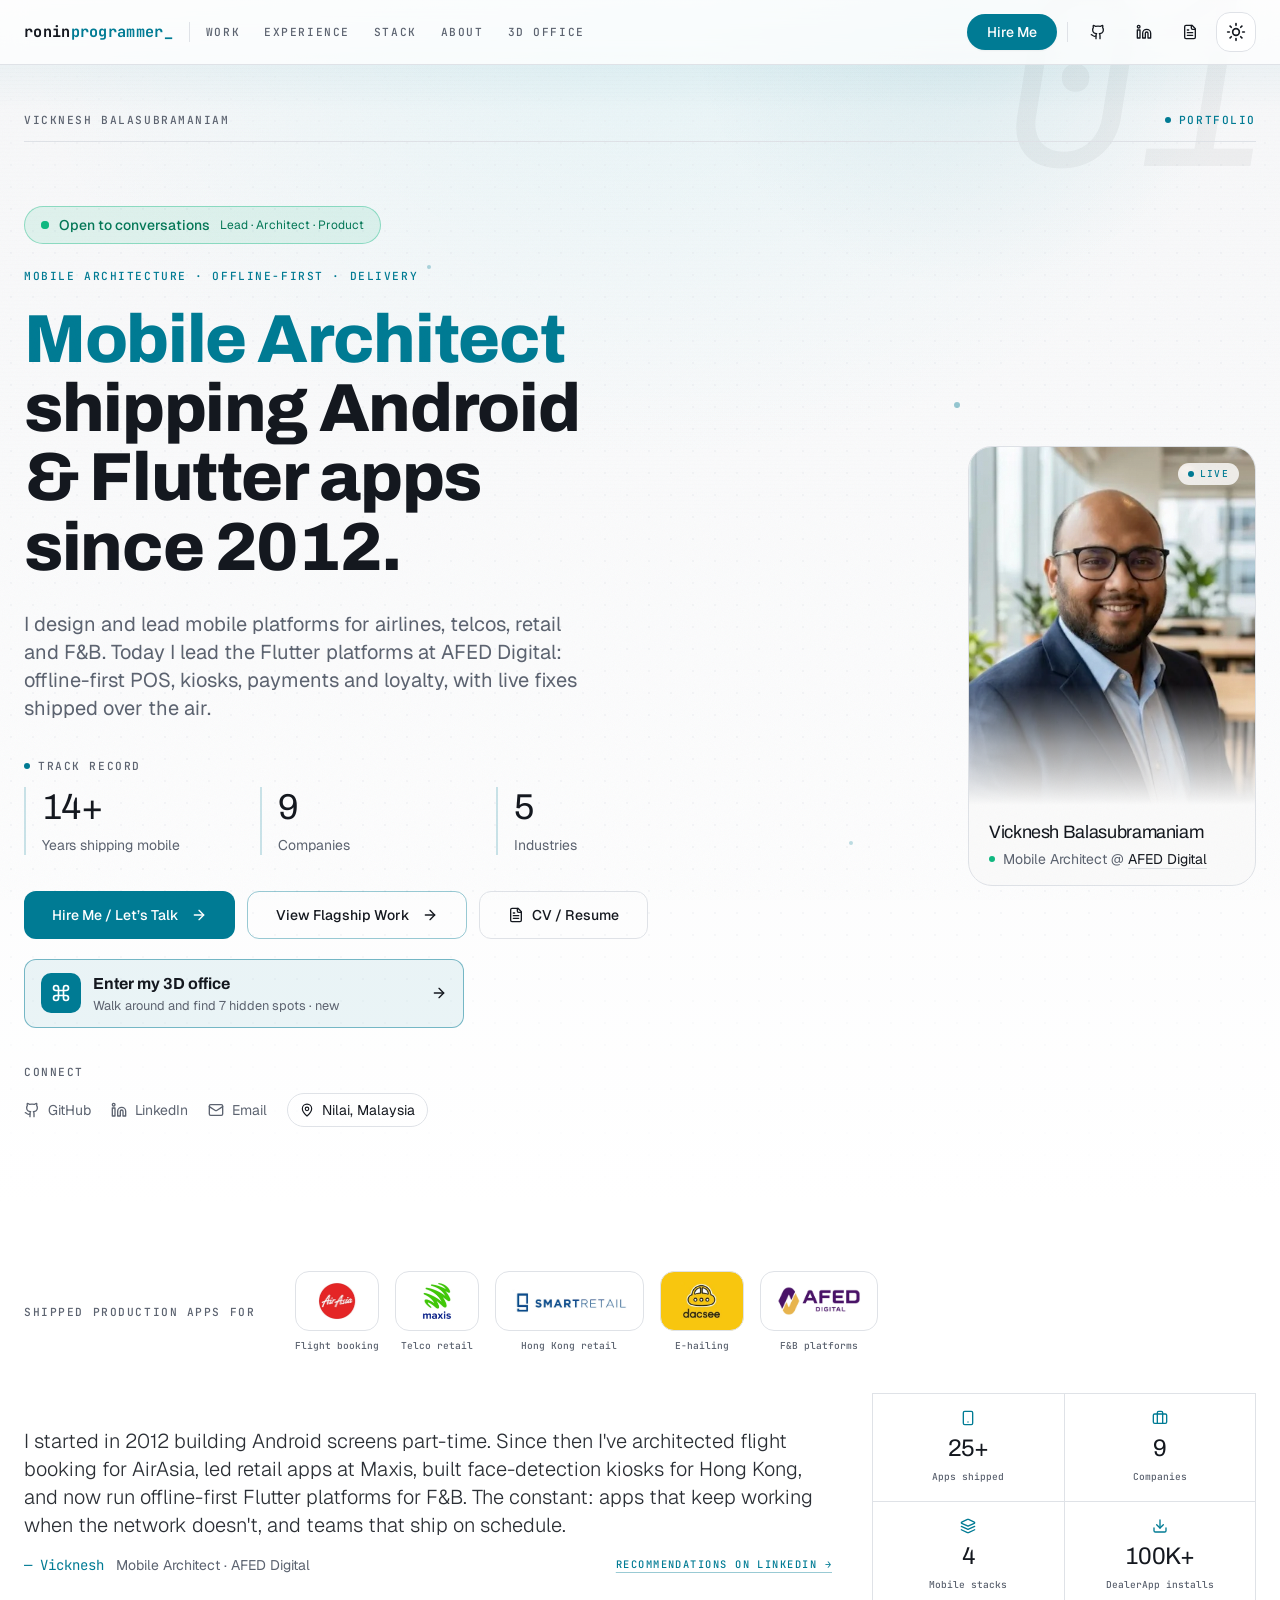
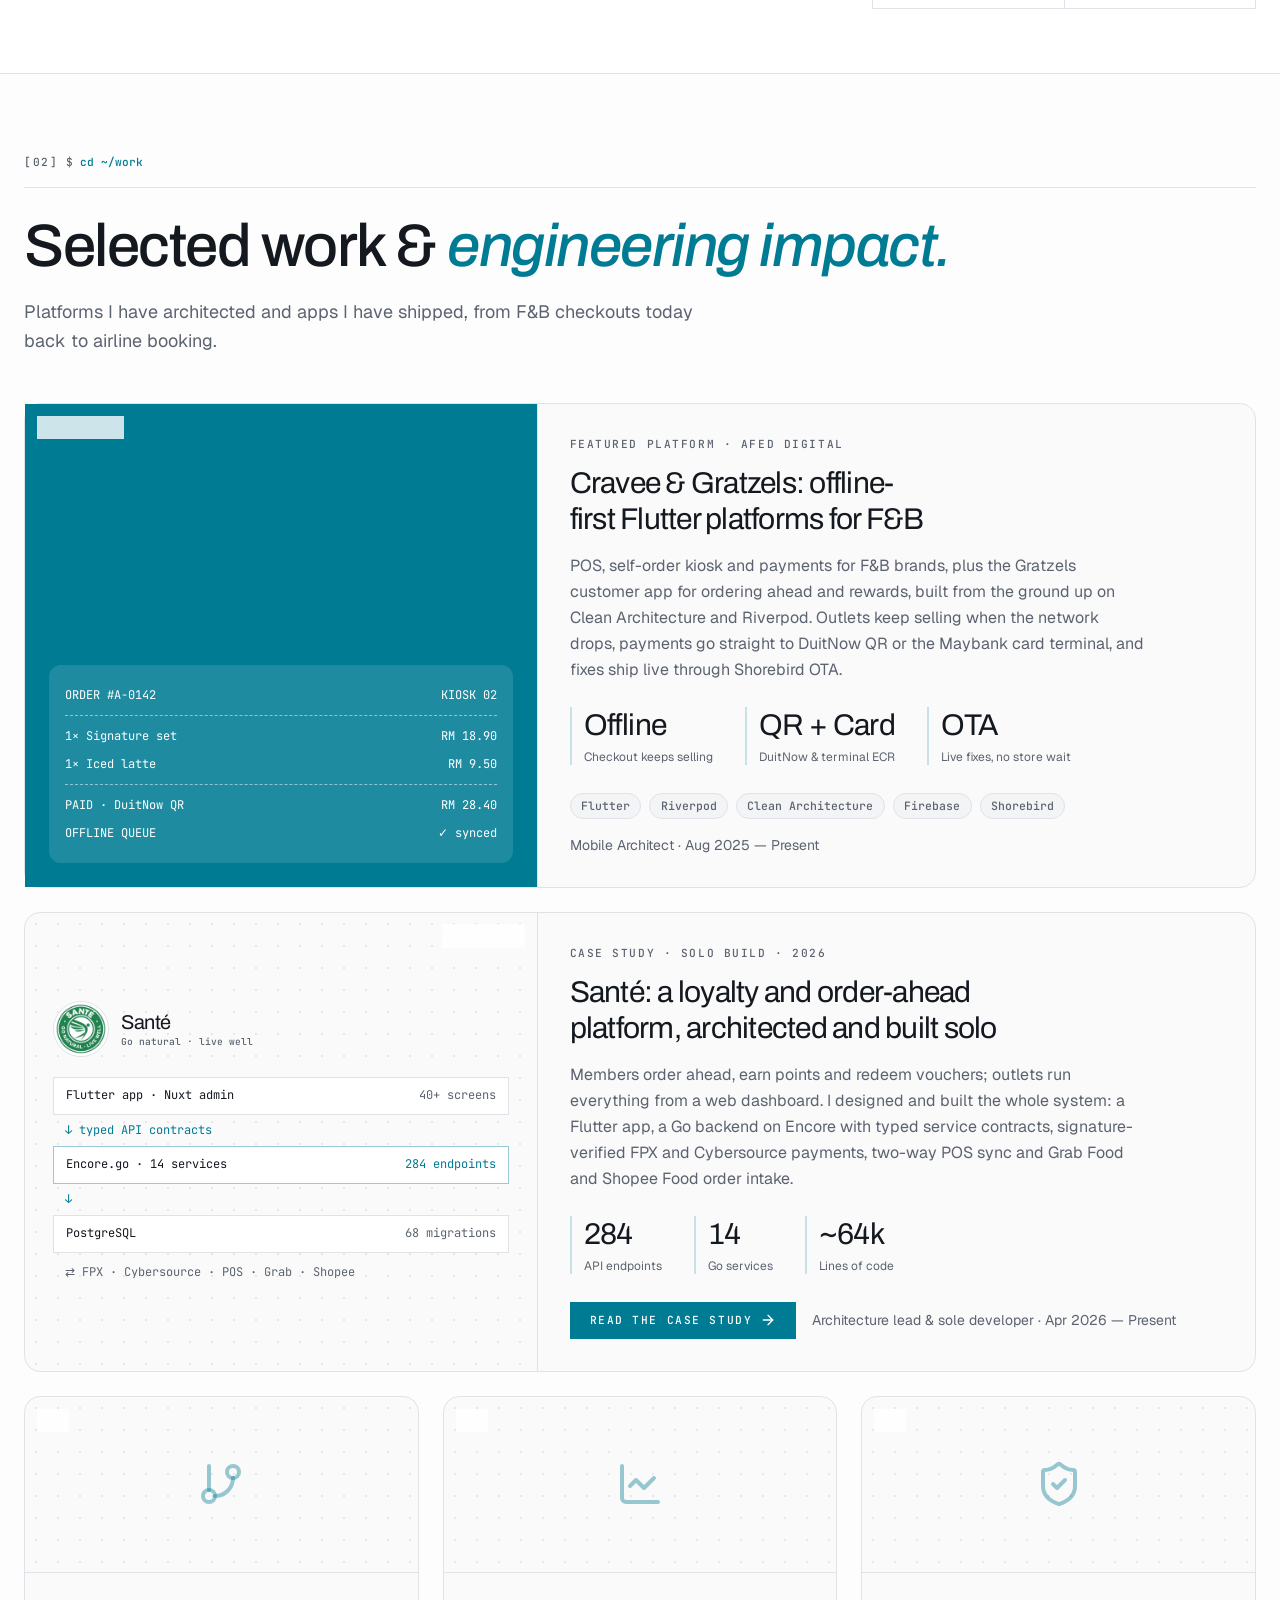
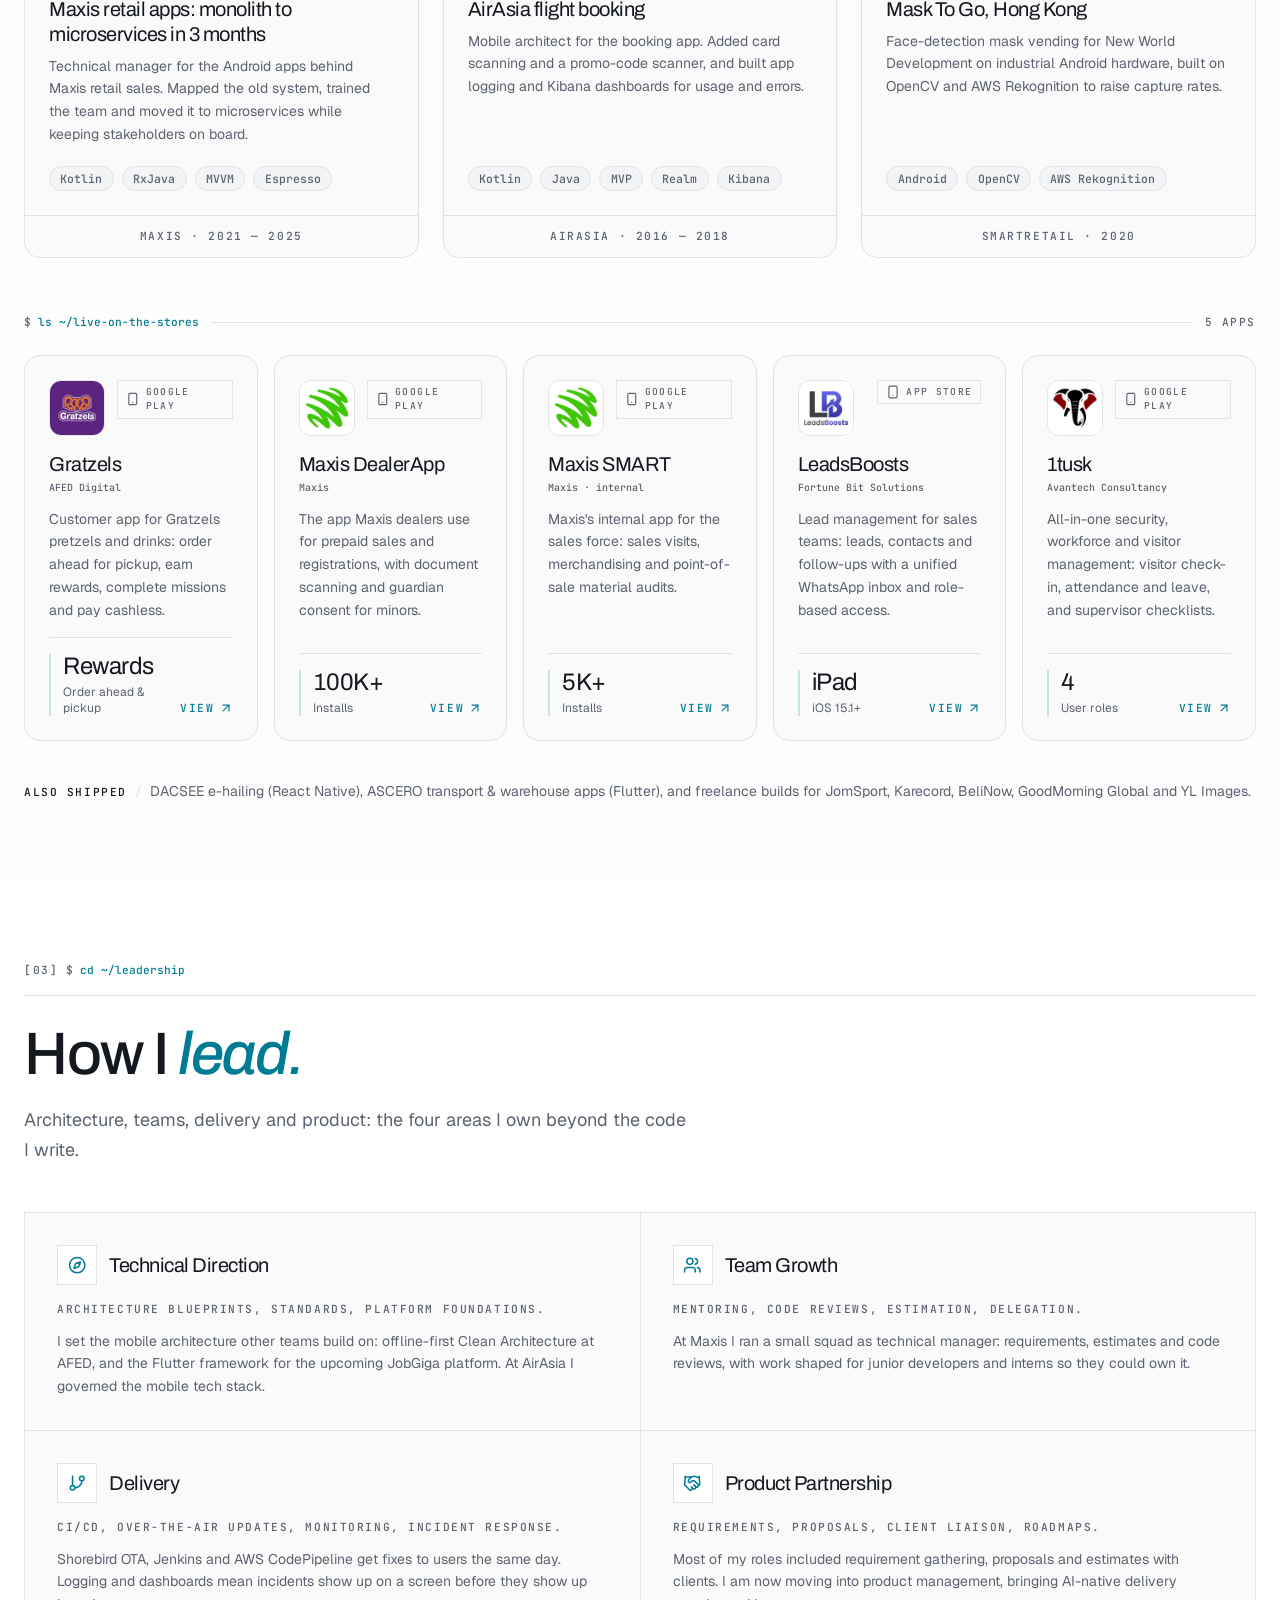
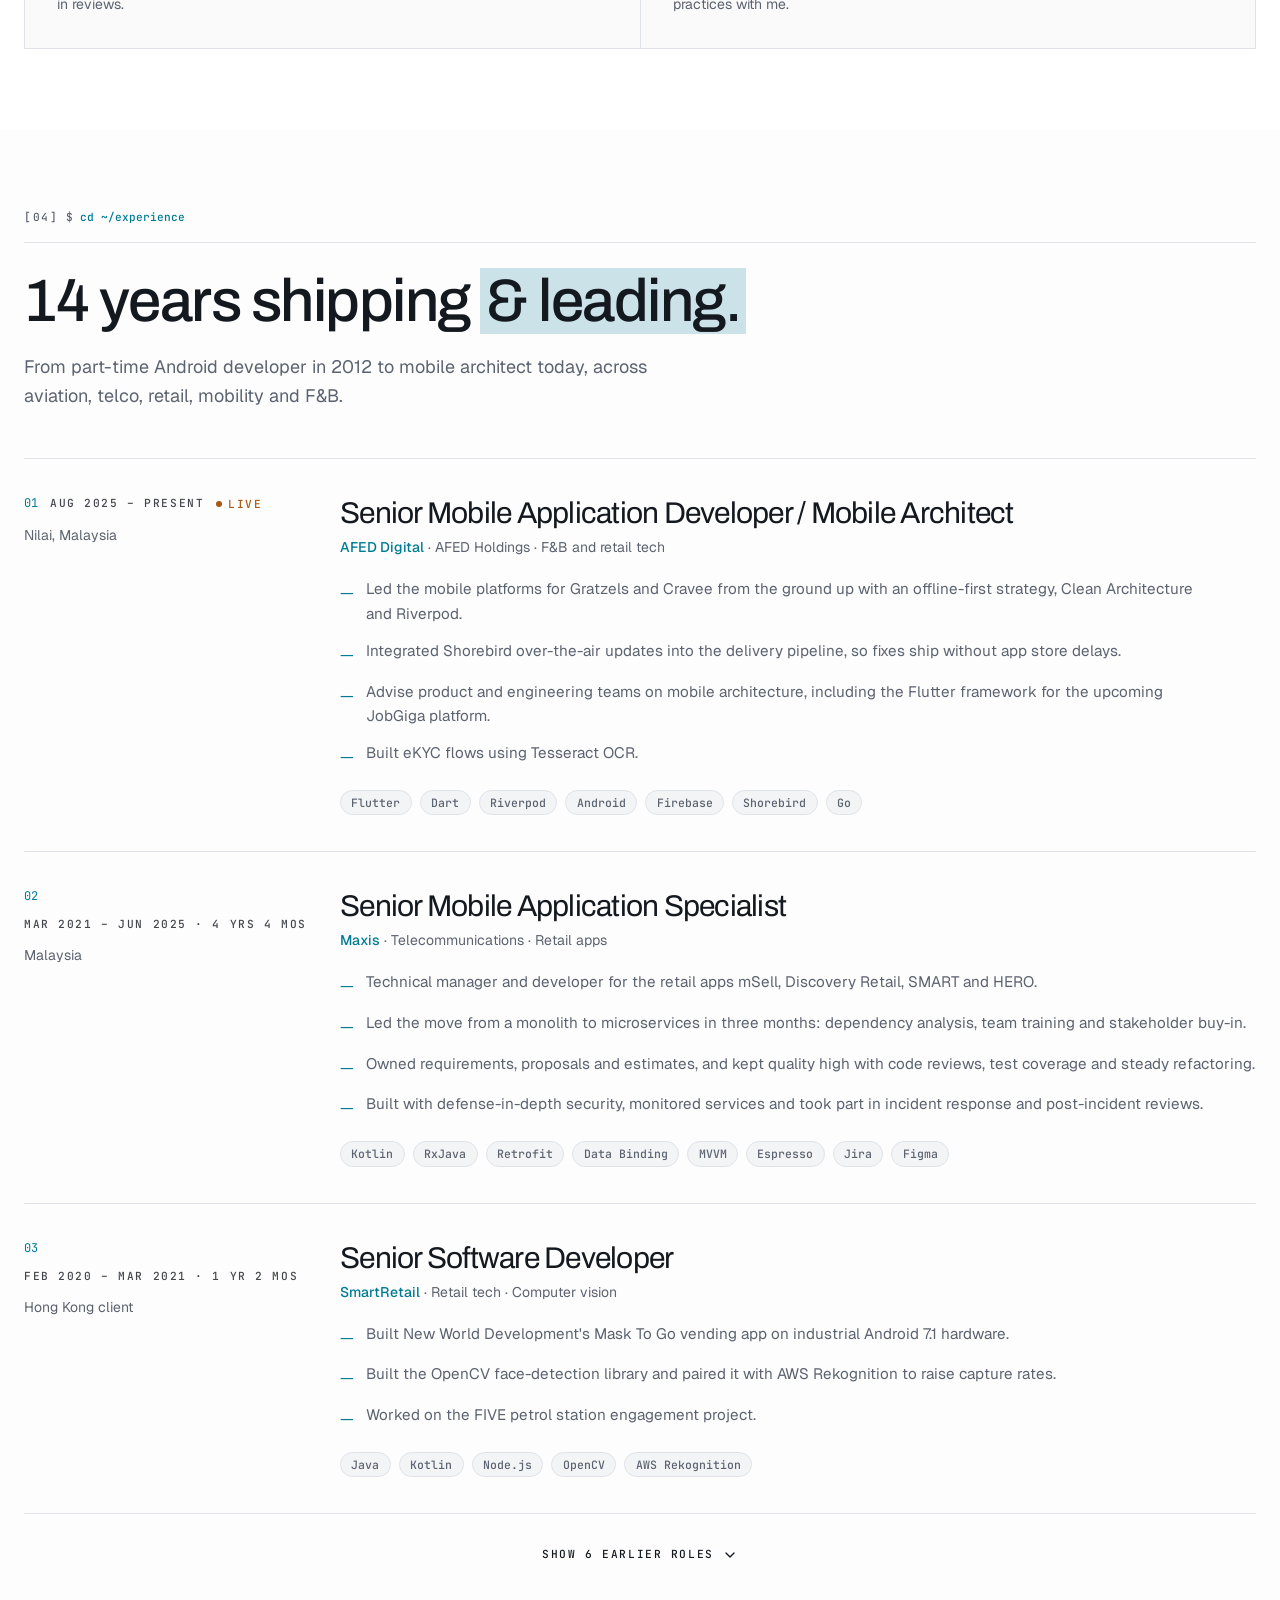
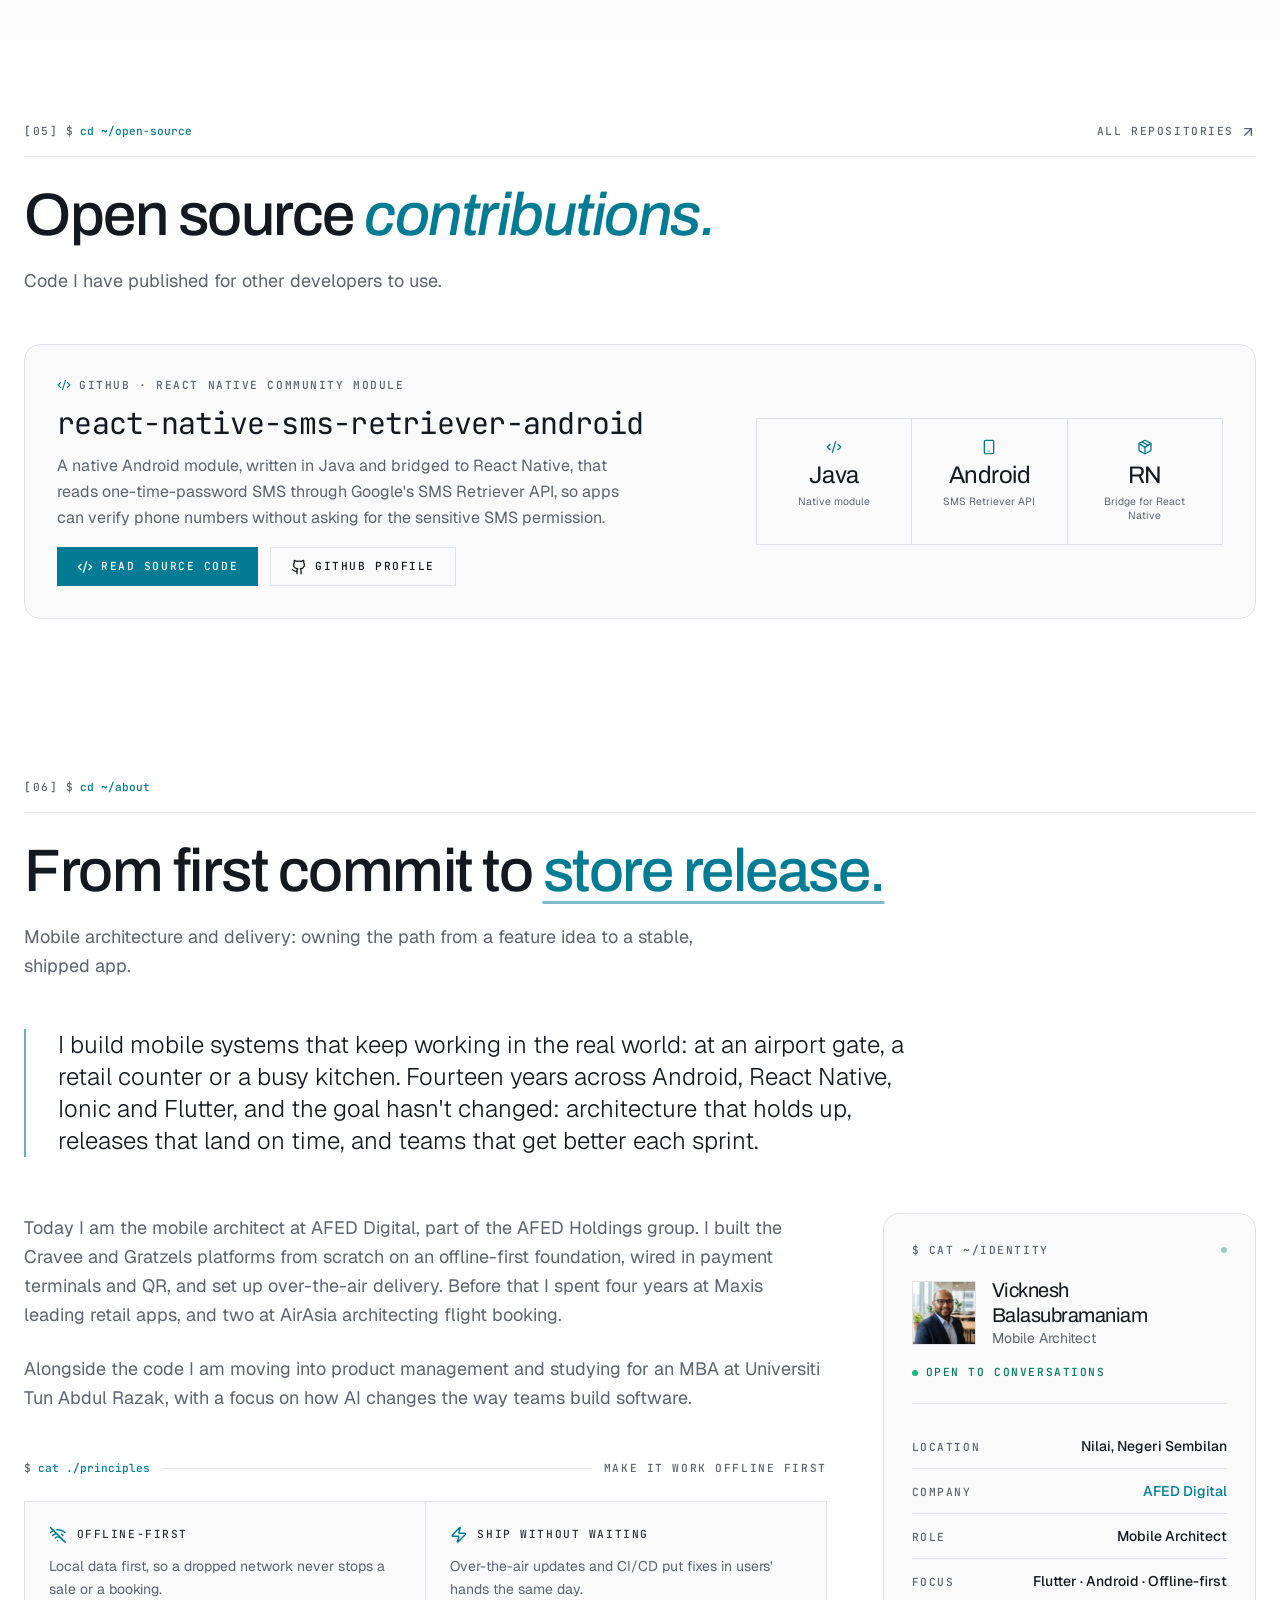
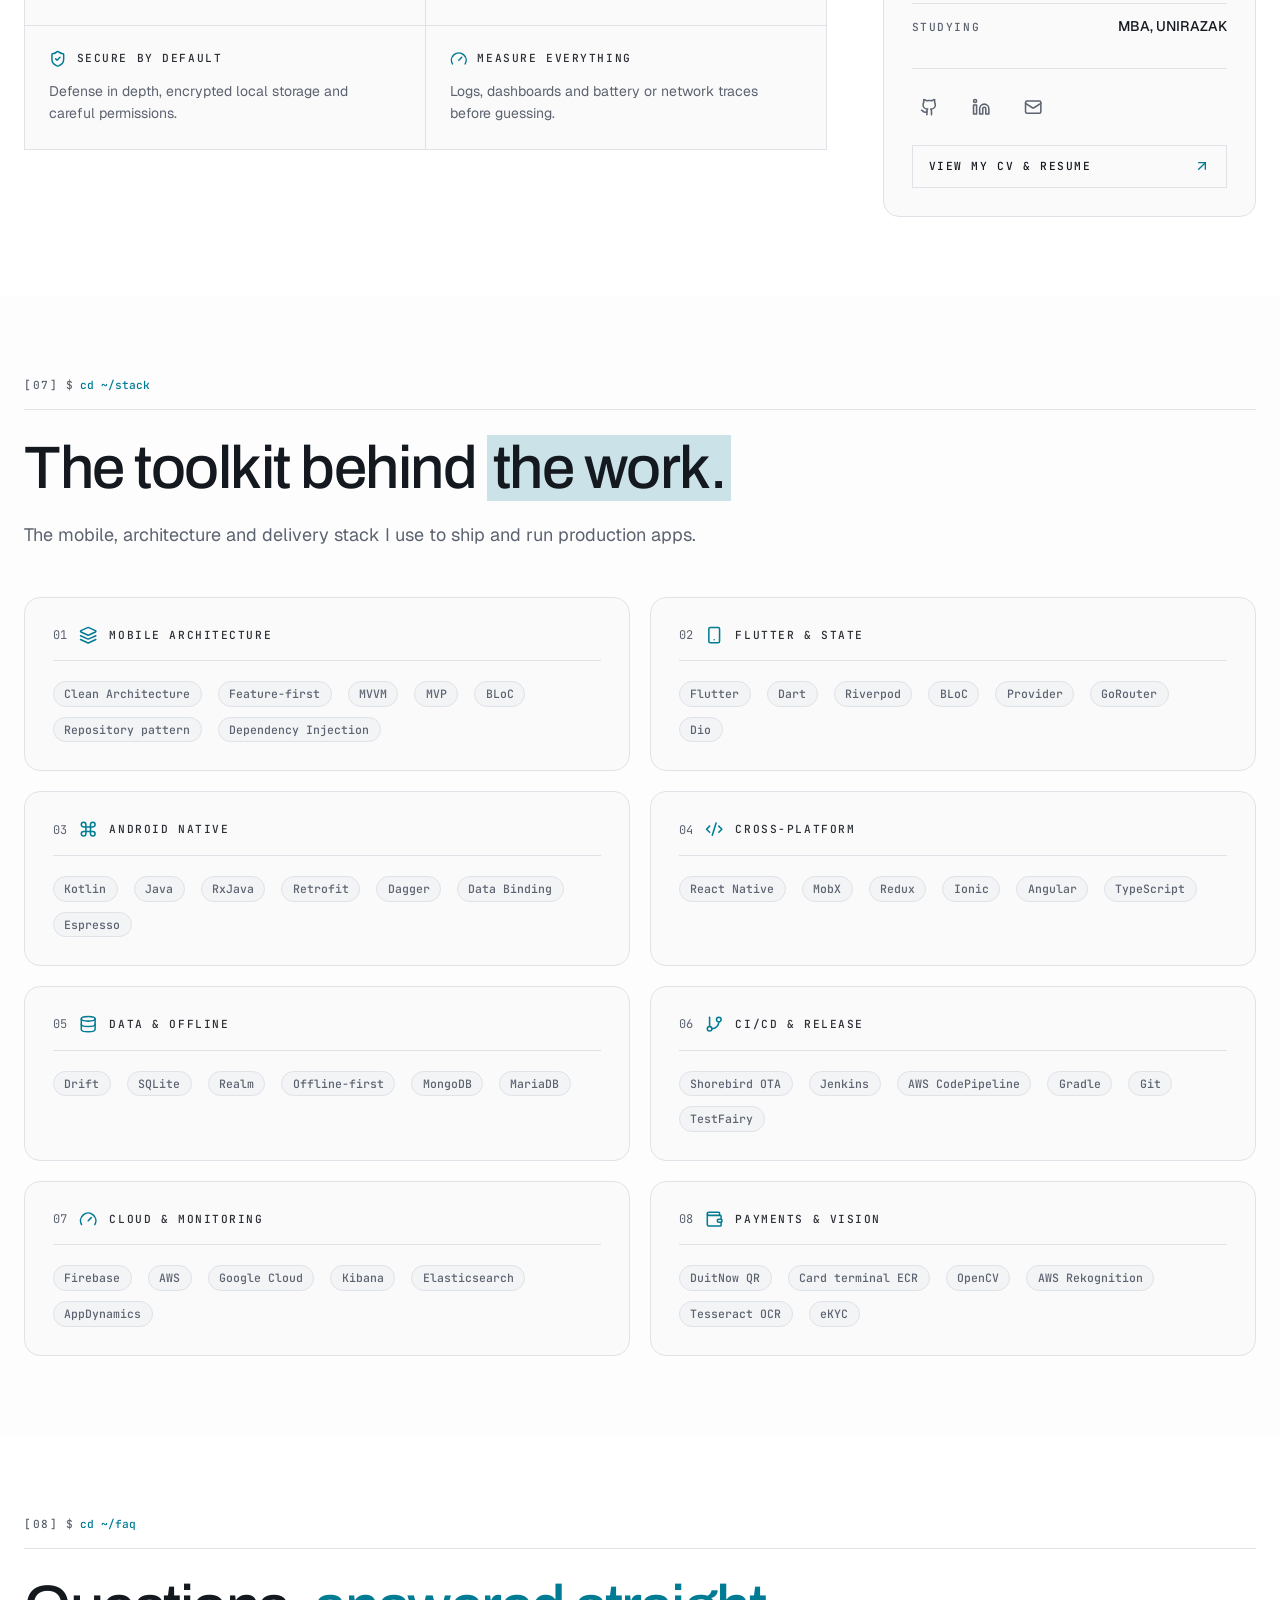
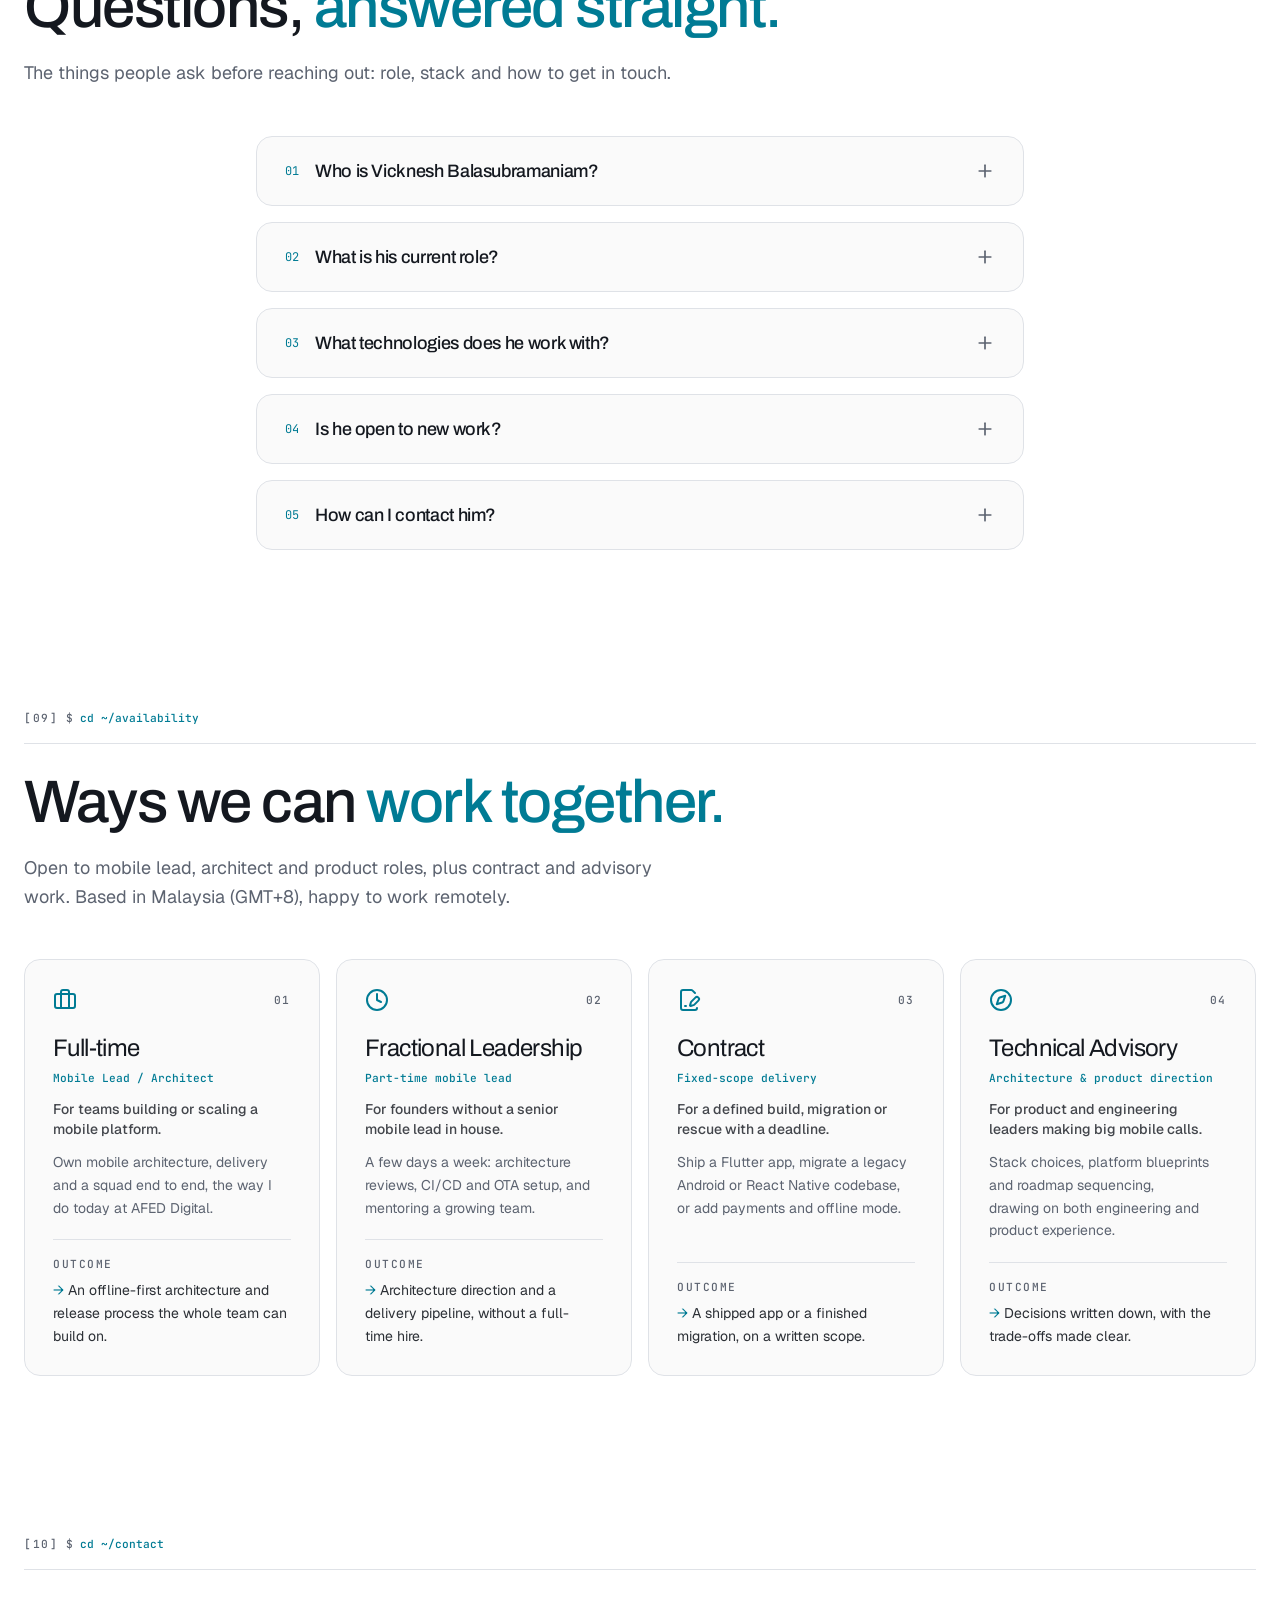
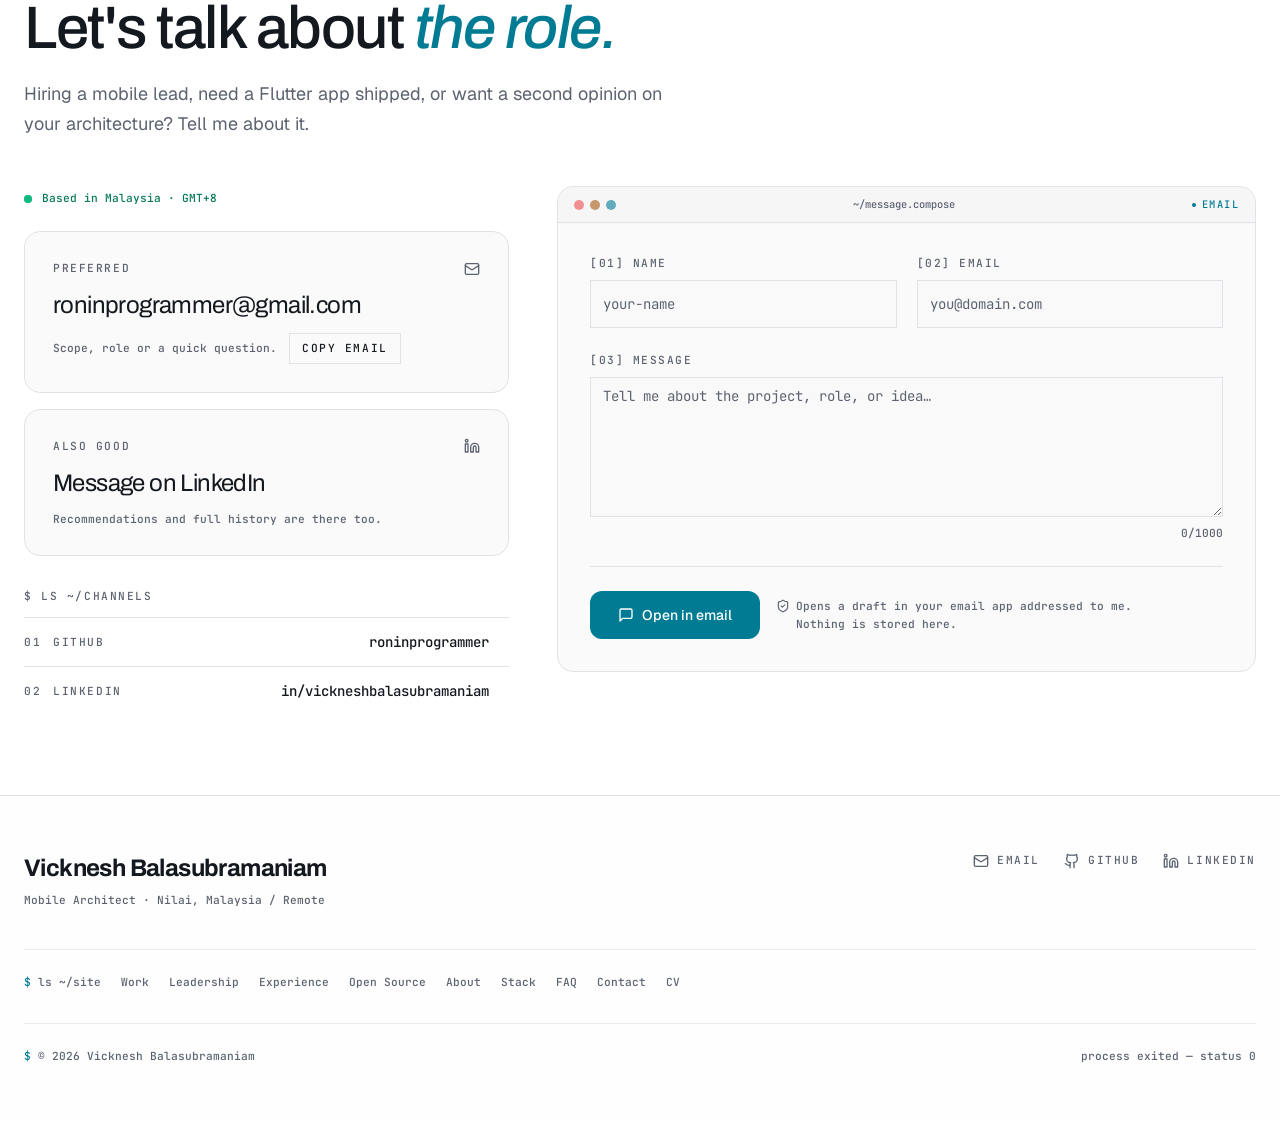
<file: home.html>
<!doctype html>
<html lang="en">
<head>
<meta charset="utf-8">
<meta name="viewport" content="width=device-width, initial-scale=1, viewport-fit=cover">
<!-- seo -->
<title>Vicknesh Balasubramaniam | Mobile Architect, Flutter & Android Developer</title>
<meta name="description" content="Portfolio of Vicknesh Balasubramaniam: mobile architect in Malaysia shipping Android and Flutter apps since 2012. Offline-first POS, payments, loyalty and 5 live store apps.">
<meta name="author" content="Vicknesh Balasubramaniam">
<meta name="robots" content="index, follow, max-image-preview:large">
<link rel="canonical" href="https://roninprogrammer.github.io/home.html">
<meta name="theme-color" content="#007f93">
<link rel="icon" type="image/png" href="favicon.png">
<link rel="apple-touch-icon" href="apple-touch-icon.png">
<meta property="og:type" content="profile">
<meta property="og:site_name" content="Vicknesh Balasubramaniam">
<meta property="og:title" content="Vicknesh Balasubramaniam | Mobile Architect, Flutter & Android Developer">
<meta property="og:description" content="Portfolio of Vicknesh Balasubramaniam: mobile architect in Malaysia shipping Android and Flutter apps since 2012. Offline-first POS, payments, loyalty and 5 live store apps.">
<meta property="og:url" content="https://roninprogrammer.github.io/home.html">
<meta property="og:image" content="https://roninprogrammer.github.io/og.jpg">
<meta property="og:image:width" content="1200"><meta property="og:image:height" content="630">
<meta property="og:image:alt" content="Vicknesh Balasubramaniam, Mobile Architect">
<meta property="og:locale" content="en_MY">
<meta name="twitter:card" content="summary_large_image">
<meta name="twitter:title" content="Vicknesh Balasubramaniam | Mobile Architect, Flutter & Android Developer">
<meta name="twitter:description" content="Portfolio of Vicknesh Balasubramaniam: mobile architect in Malaysia shipping Android and Flutter apps since 2012. Offline-first POS, payments, loyalty and 5 live store apps.">
<meta name="twitter:image" content="https://roninprogrammer.github.io/og.jpg">
<script type="application/ld+json">{"@context": "https://schema.org", "@graph": [{"@type": "Person", "@id": "https://roninprogrammer.github.io/#person", "name": "Vicknesh Balasubramaniam", "alternateName": ["Vick", "roninprogrammer"], "jobTitle": "Senior Mobile Application Developer / Mobile Architect", "worksFor": {"@type": "Organization", "name": "AFED Digital"}, "address": {"@type": "PostalAddress", "addressLocality": "Nilai", "addressRegion": "Negeri Sembilan", "addressCountry": "MY"}, "email": "mailto:roninprogrammer@gmail.com", "url": "https://roninprogrammer.github.io/", "image": "https://roninprogrammer.github.io/og.jpg", "sameAs": ["https://www.linkedin.com/in/vickneshbalasubramaniam/", "https://github.com/roninprogrammer"], "knowsAbout": ["Flutter", "Dart", "Android", "Kotlin", "Mobile architecture", "Offline-first apps", "Go", "Riverpod", "Clean Architecture", "Payments integration", "React Native", "Product management"], "alumniOf": {"@type": "CollegeOrUniversity", "name": "Universiti Tun Abdul Razak (UNIRAZAK)"}}, {"@type": "WebSite", "@id": "https://roninprogrammer.github.io/#website", "url": "https://roninprogrammer.github.io/", "name": "Vicknesh Balasubramaniam — Mobile Architect", "publisher": {"@id": "https://roninprogrammer.github.io/#person"}, "inLanguage": "en"}, {"@type": "ProfilePage", "url": "https://roninprogrammer.github.io/home.html", "name": "Vicknesh Balasubramaniam | Mobile Architect, Flutter & Android Developer", "mainEntity": {"@id": "https://roninprogrammer.github.io/#person"}, "isPartOf": {"@id": "https://roninprogrammer.github.io/#website"}, "dateModified": "2026-10-11"}]}</script>
<!-- /seo -->
<link rel="preconnect" href="https://fonts.googleapis.com"><link rel="preconnect" href="https://fonts.gstatic.com" crossorigin>
<link rel="stylesheet" href="https://fonts.googleapis.com/css2?family=Archivo:wght@400;500;600;700;800&family=Geist:wght@400;500;600&family=JetBrains+Mono:wght@400;500;600;700&display=swap">
<link rel="stylesheet" href="assets/site.css">
</head>
<body>
<a href="#main" class="sr-only focus:not-sr-only focus:fixed focus:left-4 focus:top-4 focus:z-[200] focus:border focus:border-primary focus:bg-background focus:px-4 focus:py-2 focus:font-mono focus:text-sm focus:text-primary focus:outline-none">Skip to content</a>
<div class="grain-overlay" aria-hidden="true"></div>
<div class="min-h-screen bg-background">
<header class="fixed top-0 left-0 right-0 z-50 glass-effect animate-slide-down" style="padding-top: env(safe-area-inset-top, 0px);">
<div class="container mx-auto px-6 h-16 flex items-center gap-4">
<a class="wordmark" dir="ltr" href="#top">ronin<em>programmer</em><span class="cur">_</span><span class="sr-only"> — Vicknesh Balasubramaniam, home</span></a>
<span aria-hidden="true" class="hidden lg:block h-5 w-px bg-border"></span>
<nav aria-label="Primary" class="hidden lg:flex flex-1 items-center gap-x-6"><a class="group relative kicker whitespace-nowrap transition-colors py-1 text-muted-foreground hover:text-foreground" href="#work">Work<span class="absolute -bottom-0.5 left-0 h-px bg-primary transition-all duration-300 w-0 group-hover:w-full"></span></a><a class="group relative kicker whitespace-nowrap transition-colors py-1 text-muted-foreground hover:text-foreground" href="#experience">Experience<span class="absolute -bottom-0.5 left-0 h-px bg-primary transition-all duration-300 w-0 group-hover:w-full"></span></a><a class="group relative kicker whitespace-nowrap transition-colors py-1 text-muted-foreground hover:text-foreground" href="#skills">Stack<span class="absolute -bottom-0.5 left-0 h-px bg-primary transition-all duration-300 w-0 group-hover:w-full"></span></a><a class="group relative kicker whitespace-nowrap transition-colors py-1 text-muted-foreground hover:text-foreground" href="#about">About<span class="absolute -bottom-0.5 left-0 h-px bg-primary transition-all duration-300 w-0 group-hover:w-full"></span></a><a class="group relative kicker whitespace-nowrap transition-colors py-1 text-muted-foreground hover:text-foreground" href="./">3D Office<span class="absolute -bottom-0.5 left-0 h-px bg-primary transition-all duration-300 w-0 group-hover:w-full"></span></a></nav>
<div class="flex items-center gap-1.5 ml-auto lg:ml-0">
<a class="items-center justify-center gap-2 whitespace-nowrap text-sm ring-offset-background transition-all duration-300 focus-visible:outline-none focus-visible:ring-2 focus-visible:ring-ring focus-visible:ring-offset-2 bg-primary text-primary-foreground hover:bg-primary/90 shadow-sm hidden lg:inline-flex h-9 rounded-full px-5 font-medium" href="#contact">Hire Me</a>
<span aria-hidden="true" class="hidden xl:block h-5 w-px bg-border mx-1"></span>
<a aria-label="GitHub profile" class="items-center justify-center gap-2 whitespace-nowrap rounded-md text-sm font-medium ring-offset-background transition-all duration-300 focus-visible:outline-none focus-visible:ring-2 focus-visible:ring-ring focus-visible:ring-offset-2 disabled:pointer-events-none disabled:opacity-50 [&_svg]:pointer-events-none [&_svg]:size-4 [&_svg]:shrink-0 hover:bg-accent hover:text-accent-foreground h-10 w-10 hidden xl:inline-flex" href="https://github.com/roninprogrammer" rel="noopener noreferrer" target="_blank" title="GitHub"><svg class="lucide lucide-github h-5 w-5" fill="none" height="24" stroke="currentColor" stroke-linecap="round" stroke-linejoin="round" stroke-width="2" viewbox="0 0 24 24" width="24" xmlns="http://www.w3.org/2000/svg"><path d="M15 22v-4a4.8 4.8 0 0 0-1-3.5c3 0 6-2 6-5.5.08-1.25-.27-2.48-1-3.5.28-1.15.28-2.35 0-3.5 0 0-1 0-3 1.5-2.64-.5-5.36-.5-8 0C6 2 5 2 5 2c-.3 1.15-.3 2.35 0 3.5A5.403 5.403 0 0 0 4 9c0 3.5 3 5.5 6 5.5-.39.49-.68 1.05-.85 1.65-.17.6-.22 1.23-.15 1.85v4"></path><path d="M9 18c-4.51 2-5-2-7-2"></path></svg></a>
<a aria-label="LinkedIn profile" class="items-center justify-center gap-2 whitespace-nowrap rounded-md text-sm font-medium ring-offset-background transition-all duration-300 focus-visible:outline-none focus-visible:ring-2 focus-visible:ring-ring focus-visible:ring-offset-2 disabled:pointer-events-none disabled:opacity-50 [&_svg]:pointer-events-none [&_svg]:size-4 [&_svg]:shrink-0 hover:bg-accent hover:text-accent-foreground h-10 w-10 hidden xl:inline-flex" href="https://www.linkedin.com/in/vickneshbalasubramaniam/" rel="noopener noreferrer" target="_blank" title="LinkedIn"><svg class="lucide lucide-linkedin h-5 w-5" fill="none" height="24" stroke="currentColor" stroke-linecap="round" stroke-linejoin="round" stroke-width="2" viewbox="0 0 24 24" width="24" xmlns="http://www.w3.org/2000/svg"><path d="M16 8a6 6 0 0 1 6 6v7h-4v-7a2 2 0 0 0-2-2 2 2 0 0 0-2 2v7h-4v-7a6 6 0 0 1 6-6z"></path><rect height="12" width="4" x="2" y="9"></rect><circle cx="4" cy="4" r="2"></circle></svg></a>
<a aria-label="CV and resume" class="items-center justify-center gap-2 whitespace-nowrap rounded-md text-sm font-medium ring-offset-background transition-all duration-300 focus-visible:outline-none focus-visible:ring-2 focus-visible:ring-ring focus-visible:ring-offset-2 disabled:pointer-events-none disabled:opacity-50 [&_svg]:pointer-events-none [&_svg]:size-4 [&_svg]:shrink-0 hover:bg-accent hover:text-accent-foreground h-10 w-10 hidden sm:inline-flex" href="cv.html" title="CV"><svg class="lucide lucide-file-text h-5 w-5" fill="none" height="24" stroke="currentColor" stroke-linecap="round" stroke-linejoin="round" stroke-width="2" viewbox="0 0 24 24" width="24" xmlns="http://www.w3.org/2000/svg"><path d="M15 2H6a2 2 0 0 0-2 2v16a2 2 0 0 0 2 2h12a2 2 0 0 0 2-2V7Z"></path><path d="M14 2v4a2 2 0 0 0 2 2h4"></path><path d="M10 9H8"></path><path d="M16 13H8"></path><path d="M16 17H8"></path></svg></a>
<a class="inline-flex items-center justify-center gap-2 whitespace-nowrap ring-offset-background transition-all duration-300 focus-visible:outline-none focus-visible:ring-2 focus-visible:ring-ring focus-visible:ring-offset-2 disabled:pointer-events-none disabled:opacity-50 [&_svg]:pointer-events-none [&_svg]:size-4 [&_svg]:shrink-0 bg-primary text-primary-foreground hover:bg-primary/90 shadow-sm lg:hidden h-8 rounded-full px-3.5 text-xs font-medium" href="#contact">Hire Me</a>
<button id="theme-toggle" type="button" aria-label="Switch theme" title="Switch theme" class="inline-flex items-center justify-center gap-2 whitespace-nowrap rounded-md text-sm font-medium transition-all duration-300 focus-visible:outline-none focus-visible:ring-2 focus-visible:ring-ring border border-border bg-background/70 backdrop-blur-md text-foreground hover:border-primary/50 hover:text-primary h-10 w-10 relative overflow-hidden"><div id="theme-icon" class="transition-transform duration-300 ease-in-out"><svg class="lucide lucide-sun h-5 w-5" fill="none" height="24" stroke="currentColor" stroke-linecap="round" stroke-linejoin="round" stroke-width="2" viewbox="0 0 24 24" width="24" xmlns="http://www.w3.org/2000/svg"><circle cx="12" cy="12" r="4"></circle><path d="M12 2v2"></path><path d="M12 20v2"></path><path d="m4.93 4.93 1.41 1.41"></path><path d="m17.66 17.66 1.41 1.41"></path><path d="M2 12h2"></path><path d="M20 12h2"></path><path d="m6.34 17.66-1.41 1.41"></path><path d="m19.07 4.93-1.41 1.41"></path></svg></div></button>
<button id="menu-toggle" aria-expanded="false" aria-controls="mobile-menu" aria-label="Open navigation menu" class="inline-flex items-center justify-center gap-2 whitespace-nowrap rounded-md text-sm font-medium ring-offset-background transition-all duration-300 focus-visible:outline-none focus-visible:ring-2 focus-visible:ring-ring focus-visible:ring-offset-2 disabled:pointer-events-none disabled:opacity-50 [&_svg]:pointer-events-none [&_svg]:size-4 [&_svg]:shrink-0 hover:bg-accent hover:text-accent-foreground h-10 w-10 lg:hidden" type="button"><svg class="lucide lucide-menu h-5 w-5" fill="none" height="24" stroke="currentColor" stroke-linecap="round" stroke-linejoin="round" stroke-width="2" viewbox="0 0 24 24" width="24" xmlns="http://www.w3.org/2000/svg"><line x1="4" x2="20" y1="12" y2="12"></line><line x1="4" x2="20" y1="6" y2="6"></line><line x1="4" x2="20" y1="18" y2="18"></line></svg></button>
</div>
</div>
<nav id="mobile-menu" hidden aria-label="Mobile" class="lg:hidden border-t border-border bg-background"><div class="container mx-auto px-6 py-2 flex flex-col"><a class="kicker py-3 border-b border-border text-foreground hover:text-primary" href="#work">Work</a><a class="kicker py-3 border-b border-border text-foreground hover:text-primary" href="#experience">Experience</a><a class="kicker py-3 border-b border-border text-foreground hover:text-primary" href="#skills">Stack</a><a class="kicker py-3 border-b border-border text-foreground hover:text-primary" href="#about">About</a><a class="kicker py-3 border-b border-border text-foreground hover:text-primary" href="./">3D Office</a><a class="kicker py-3 border-b border-border text-foreground hover:text-primary" href="#contact">Contact</a></div></nav>
</header>
<main id="main">
<section id="top" class="relative overflow-hidden hero-gradient flex items-center pt-28 pb-20">
<div aria-hidden="true" class="absolute inset-0 overflow-hidden pointer-events-none select-none">
<div class="absolute -top-1/4 right-0 h-[70vh] w-[70vh] rounded-full animate-glow-breathe" style="background: radial-gradient(circle, hsl(var(--primary) / 0.08), transparent 62%);"></div>
<div class="absolute inset-0 bg-dotgrid opacity-40 [mask-image:linear-gradient(180deg,transparent,black_18%,black_70%,transparent)]"></div>
<span class="section-numeral absolute -top-10 right-4 text-[26vw] md:text-[15rem] leading-none tracking-tighter">01</span>
<div class="absolute top-1/3 right-1/4 h-1.5 w-1.5 rounded-full bg-primary/40 animate-float-slow"></div>
<div class="absolute top-[22%] left-1/3 h-1 w-1 rounded-full bg-primary/30 animate-float-drift-b" style="animation-delay: 2.5s;"></div>
<div class="absolute bottom-[30%] right-1/3 h-1 w-1 rounded-full bg-primary/25 animate-float-slow" style="animation-delay: 6s;"></div>
<div class="absolute top-[62%] right-[16%] h-1.5 w-1.5 rounded-full bg-primary/35 animate-float-drift-b hidden md:block" style="animation-delay: 9s;"></div>
<div class="absolute inset-0 opacity-[0.4] [mask-image:linear-gradient(180deg,black,transparent_85%)]" style="background-image: repeating-linear-gradient(to bottom, hsl(var(--foreground) / 0.02) 0px, hsl(var(--foreground) / 0.02) 1px, transparent 1px, transparent 4px);"></div>
<div class="absolute inset-x-0 top-0 h-28 animate-scan-beam" style="background: linear-gradient(180deg, transparent 0%, hsl(var(--primary) / 0.05) 50%, transparent 100%);"></div>
</div>
<div class="container mx-auto px-6 relative z-10">
<div class="animate-fade-in" style="animation-delay: 0.1s;">
<div class="flex items-center justify-between gap-4"><span class="kicker text-muted-foreground">Vicknesh Balasubramaniam</span><span class="kicker text-primary inline-flex items-center gap-2"><span class="h-1.5 w-1.5 rounded-full bg-primary"></span>Portfolio</span></div>
<div class="mt-3 h-px w-full bg-border origin-left animate-draw-rule"></div>
</div>
<div class="mt-12 md:mt-16 grid lg:grid-cols-12 gap-12 lg:gap-16 items-center">
<div class="lg:col-span-7 order-1 min-w-0">
<a class="group mb-6 inline-flex items-center gap-2.5 border border-emerald-500/40 bg-emerald-500/10 px-4 py-2 rounded-full text-emerald-700 dark:text-emerald-400 transition-colors hover:border-emerald-500/70 hover:bg-emerald-500/15 animate-fade-in" href="#work-with-me" style="animation-delay: 0.15s;">
<span class="relative flex h-2 w-2"><span class="absolute inline-flex h-full w-full animate-ping rounded-full bg-emerald-400 opacity-75"></span><span class="relative inline-flex h-2 w-2 rounded-full bg-emerald-500"></span></span>
<span class="text-sm font-medium">Open to conversations</span><span class="text-xs text-emerald-700 dark:text-emerald-300 hidden sm:inline">Lead · Architect · Product</span></a>
<p class="kicker text-primary mb-5 animate-fade-in" style="animation-delay: 0.2s;">Mobile Architecture · Offline-first · Delivery</p>
<h1 class="font-heading font-extrabold leading-[1.02] tracking-[-0.02em] text-[clamp(2.25rem,5.5vw,4.25rem)] animate-reveal-clip text-balance" style="animation-delay: 0.25s;"><span class="sr-only">Vicknesh Balasubramaniam — </span><span class="text-primary">Mobile Architect</span> shipping Android &amp; Flutter apps since 2012.</h1>
<p class="mt-7 max-w-xl text-lg md:text-xl leading-relaxed text-muted-foreground text-pretty animate-fade-in" style="animation-delay: 0.4s;">I design and lead mobile platforms for airlines, telcos, retail and F&amp;B. Today I lead the Flutter platforms at AFED Digital: offline-first POS, kiosks, payments and loyalty, with live fixes shipped over the air.</p>
<div class="mt-9 animate-fade-in" style="animation-delay: 0.5s;">
<div class="flex items-center gap-2 mb-3"><span class="h-1.5 w-1.5 rounded-full bg-primary"></span><span class="kicker text-muted-foreground">Track record</span></div>
<div class="grid grid-cols-3 gap-4"><div class="border-l-2 border-primary/20 pl-4"><div class="font-heading text-3xl md:text-4xl leading-none tabular-nums">14+</div><div class="text-sm text-muted-foreground mt-2">Years shipping mobile</div></div><div class="border-l-2 border-primary/20 pl-4"><div class="font-heading text-3xl md:text-4xl leading-none tabular-nums">9</div><div class="text-sm text-muted-foreground mt-2">Companies</div></div><div class="border-l-2 border-primary/20 pl-4"><div class="font-heading text-3xl md:text-4xl leading-none tabular-nums">5</div><div class="text-sm text-muted-foreground mt-2">Industries</div></div></div>
</div>
<div class="mt-9 animate-fade-in" style="animation-delay: 0.6s;">
<div class="flex flex-wrap gap-3">
<a class="inline-flex items-center justify-center gap-2 whitespace-nowrap ring-offset-background transition-all duration-300 focus-visible:outline-none focus-visible:ring-2 focus-visible:ring-ring focus-visible:ring-offset-2 disabled:pointer-events-none disabled:opacity-50 [&_svg]:pointer-events-none [&_svg]:size-4 [&_svg]:shrink-0 bg-primary text-primary-foreground font-medium hover:bg-primary/90 hover:shadow-[0_8px_30px_-8px_hsl(var(--primary)/0.5)] h-12 rounded-sm px-7 text-sm group" href="#contact">Hire Me / Let’s Talk <svg class="lucide lucide-arrow-right ml-1 h-4 w-4 transition-transform duration-300 group-hover:translate-x-0.5" fill="none" height="24" stroke="currentColor" stroke-linecap="round" stroke-linejoin="round" stroke-width="2" viewbox="0 0 24 24" width="24" xmlns="http://www.w3.org/2000/svg"><path d="M5 12h14"></path><path d="m12 5 7 7-7 7"></path></svg></a>
<a class="inline-flex items-center justify-center gap-2 whitespace-nowrap ring-offset-background transition-all duration-300 focus-visible:outline-none focus-visible:ring-2 focus-visible:ring-ring focus-visible:ring-offset-2 disabled:pointer-events-none disabled:opacity-50 [&_svg]:pointer-events-none [&_svg]:size-4 [&_svg]:shrink-0 border border-primary/40 text-foreground bg-transparent font-medium hover:bg-primary hover:text-primary-foreground hover:border-primary h-12 rounded-sm px-7 text-sm group" href="#work">View Flagship Work <svg class="lucide lucide-arrow-right ml-1 h-4 w-4 transition-transform duration-300 group-hover:translate-x-0.5" fill="none" height="24" stroke="currentColor" stroke-linecap="round" stroke-linejoin="round" stroke-width="2" viewbox="0 0 24 24" width="24" xmlns="http://www.w3.org/2000/svg"><path d="M5 12h14"></path><path d="m12 5 7 7-7 7"></path></svg></a>
<a class="inline-flex items-center justify-center gap-2 whitespace-nowrap ring-offset-background transition-all duration-300 focus-visible:outline-none focus-visible:ring-2 focus-visible:ring-ring focus-visible:ring-offset-2 disabled:pointer-events-none disabled:opacity-50 [&_svg]:pointer-events-none [&_svg]:size-4 [&_svg]:shrink-0 font-medium hover:bg-accent hover:text-accent-foreground h-12 rounded-sm px-7 text-sm group border border-border" href="cv.html"><svg class="lucide lucide-file-text h-4 w-4" fill="none" height="24" stroke="currentColor" stroke-linecap="round" stroke-linejoin="round" stroke-width="2" viewbox="0 0 24 24" width="24" xmlns="http://www.w3.org/2000/svg"><path d="M15 2H6a2 2 0 0 0-2 2v16a2 2 0 0 0 2 2h12a2 2 0 0 0 2-2V7Z"></path><path d="M14 2v4a2 2 0 0 0 2 2h4"></path><path d="M10 9H8"></path><path d="M16 13H8"></path><path d="M16 17H8"></path></svg> CV / Resume</a>
</div>
<a class="office-cta group mt-5" href="./"><span class="office-ico"><svg class="lucide lucide-command h-5 w-5" fill="none" height="24" stroke="currentColor" stroke-linecap="round" stroke-linejoin="round" stroke-width="2" viewbox="0 0 24 24" width="24" xmlns="http://www.w3.org/2000/svg"><path d="M15 6v12a3 3 0 1 0 3-3H6a3 3 0 1 0 3 3V6a3 3 0 1 0-3 3h12a3 3 0 1 0-3-3"></path></svg></span><span><b>Enter my 3D office</b><small>Walk around and find 7 hidden spots · new</small></span><svg class="lucide lucide-arrow-right h-4 w-4 ml-auto transition-transform group-hover:translate-x-0.5" fill="none" height="24" stroke="currentColor" stroke-linecap="round" stroke-linejoin="round" stroke-width="2" viewbox="0 0 24 24" width="24" xmlns="http://www.w3.org/2000/svg"><path d="M5 12h14"></path><path d="m12 5 7 7-7 7"></path></svg></a>
<div hidden>
</div>
</div>
<div class="mt-9 animate-fade-in" style="animation-delay: 0.7s;">
<span class="kicker text-muted-foreground block mb-3">Connect</span>
<div class="flex flex-wrap items-center gap-x-5 gap-y-3">
<a class="text-sm text-muted-foreground hover:text-primary transition-colors flex items-center gap-2" href="https://github.com/roninprogrammer" rel="noopener noreferrer" target="_blank"><svg class="lucide lucide-github h-4 w-4" fill="none" height="24" stroke="currentColor" stroke-linecap="round" stroke-linejoin="round" stroke-width="2" viewbox="0 0 24 24" width="24" xmlns="http://www.w3.org/2000/svg"><path d="M15 22v-4a4.8 4.8 0 0 0-1-3.5c3 0 6-2 6-5.5.08-1.25-.27-2.48-1-3.5.28-1.15.28-2.35 0-3.5 0 0-1 0-3 1.5-2.64-.5-5.36-.5-8 0C6 2 5 2 5 2c-.3 1.15-.3 2.35 0 3.5A5.403 5.403 0 0 0 4 9c0 3.5 3 5.5 6 5.5-.39.49-.68 1.05-.85 1.65-.17.6-.22 1.23-.15 1.85v4"></path><path d="M9 18c-4.51 2-5-2-7-2"></path></svg> GitHub</a>
<a class="text-sm text-muted-foreground hover:text-primary transition-colors flex items-center gap-2" href="https://www.linkedin.com/in/vickneshbalasubramaniam/" rel="noopener noreferrer" target="_blank"><svg class="lucide lucide-linkedin h-4 w-4" fill="none" height="24" stroke="currentColor" stroke-linecap="round" stroke-linejoin="round" stroke-width="2" viewbox="0 0 24 24" width="24" xmlns="http://www.w3.org/2000/svg"><path d="M16 8a6 6 0 0 1 6 6v7h-4v-7a2 2 0 0 0-2-2 2 2 0 0 0-2 2v7h-4v-7a6 6 0 0 1 6-6z"></path><rect height="12" width="4" x="2" y="9"></rect><circle cx="4" cy="4" r="2"></circle></svg> LinkedIn</a>
<a class="text-sm text-muted-foreground hover:text-primary transition-colors flex items-center gap-2" href="#contact"><svg class="lucide lucide-mail h-4 w-4" fill="none" height="24" stroke="currentColor" stroke-linecap="round" stroke-linejoin="round" stroke-width="2" viewbox="0 0 24 24" width="24" xmlns="http://www.w3.org/2000/svg"><rect height="16" rx="2" width="20" x="2" y="4"></rect><path d="m22 7-8.97 5.7a1.94 1.94 0 0 1-2.06 0L2 7"></path></svg> Email</a>
<span class="flex items-center gap-2 border border-border rounded-full px-3 py-1.5 text-sm text-foreground"><svg aria-hidden="true" class="lucide lucide-map-pin h-3.5 w-3.5" fill="none" height="24" stroke="currentColor" stroke-linecap="round" stroke-linejoin="round" stroke-width="2" viewbox="0 0 24 24" width="24" xmlns="http://www.w3.org/2000/svg"><path d="M20 10c0 4.993-5.539 10.193-7.399 11.799a1 1 0 0 1-1.202 0C9.539 20.193 4 14.993 4 10a8 8 0 0 1 16 0"></path><circle cx="12" cy="10" r="3"></circle></svg> Nilai, Malaysia</span>
</div>
</div>
</div>
<div class="lg:col-span-5 order-2 flex justify-center lg:justify-end animate-scale-in" style="animation-delay: 0.3s;">
<div class="relative w-[14rem] md:w-[18rem] bg-card border border-border rounded-[1.5rem] shadow-[var(--shadow-card)] overflow-hidden select-none">
<div class="relative">
<img alt="Vicknesh Balasubramaniam" class="relative w-full aspect-[4/5] object-cover bg-muted" decoding="async" draggable="false" src="avatar.webp" width="600" height="750">
<div class="absolute inset-x-0 bottom-0 h-1/3 bg-gradient-to-t from-card via-card/60 to-transparent"></div>
<div class="absolute top-4 right-4 inline-flex items-center gap-1.5 rounded-full bg-background/80 backdrop-blur-sm px-2.5 py-1"><span class="h-1.5 w-1.5 rounded-full bg-primary animate-pulse"></span><span class="kicker text-primary text-[0.6rem]">LIVE</span></div>
</div>
<div class="px-5 py-4">
<div class="flex items-center justify-between gap-2"><span class="font-heading text-lg leading-tight">Vicknesh Balasubramaniam</span></div>
<div class="flex items-center gap-2 mt-1.5"><span class="h-1.5 w-1.5 rounded-full bg-emerald-500 animate-pulse shrink-0"></span><span class="text-sm text-muted-foreground">Mobile Architect <span class="text-muted-foreground">@</span> <span class="text-foreground underline decoration-border underline-offset-4">AFED Digital</span></span></div>
</div>
</div>
</div>
</div>
</div>
</section><section class="py-12 md:py-16 border-b border-border">
<div class="container mx-auto px-6">
<div class="flex flex-col md:flex-row items-center gap-6 md:gap-10 animate-fade-in">
<span class="kicker text-muted-foreground shrink-0">Shipped production apps for</span>
<div class="flex flex-wrap items-start justify-center gap-4 md:gap-6"><div class="flex flex-col items-center gap-2"><span class="brand-chip" style="background:#ffffff"><img src="[data-uri]" alt="AirAsia" style="height:40px"></span><span class="kicker text-[0.6rem] text-muted-foreground normal-case tracking-normal">Flight booking</span></div><div class="flex flex-col items-center gap-2"><span class="brand-chip" style="background:#ffffff"><img src="[data-uri]" alt="Maxis" style="height:40px"></span><span class="kicker text-[0.6rem] text-muted-foreground normal-case tracking-normal">Telco retail</span></div><div class="flex flex-col items-center gap-2"><span class="brand-chip" style="background:#ffffff"><img src="[data-uri]" alt="SmartRetail" style="height:24px"></span><span class="kicker text-[0.6rem] text-muted-foreground normal-case tracking-normal">Hong Kong retail</span></div><div class="flex flex-col items-center gap-2"><span class="brand-chip" style="background:#f8c60f"><img src="[data-uri]" alt="DACSEE" style="height:38px"></span><span class="kicker text-[0.6rem] text-muted-foreground normal-case tracking-normal">E-hailing</span></div><div class="flex flex-col items-center gap-2"><span class="brand-chip" style="background:#ffffff"><img src="[data-uri]" alt="AFED Digital" style="height:30px"></span><span class="kicker text-[0.6rem] text-muted-foreground normal-case tracking-normal">F&amp;B platforms</span></div></div>
</div>
<div class="mt-10 grid lg:grid-cols-12 gap-8 lg:gap-10 items-center">
<blockquote class="lg:col-span-8 animate-fade-in-up" style="animation-delay: 0.1s;">
<p class="text-lg md:text-xl leading-relaxed text-foreground/90 text-pretty font-light">I started in 2012 building Android screens part-time. Since then I've architected flight booking for AirAsia, led retail apps at Maxis, built face-detection kiosks for Hong Kong, and now run offline-first Flutter platforms for F&amp;B. The constant: apps that keep working when the network doesn't, and teams that ship on schedule.</p>
<footer class="mt-4 flex flex-wrap items-center gap-3"><span class="font-mono text-sm text-primary">— Vicknesh</span><span class="text-sm text-muted-foreground">Mobile Architect · AFED Digital</span><a class="kicker text-[0.65rem] text-primary underline underline-offset-4 decoration-primary/40 hover:decoration-primary ml-auto shrink-0" href="https://www.linkedin.com/in/vickneshbalasubramaniam/" rel="noopener noreferrer" target="_blank">Recommendations on LinkedIn →</a></footer>
</blockquote>
<div class="lg:col-span-4 grid grid-cols-2 gap-px overflow-hidden border border-border bg-border animate-fade-in-up" style="animation-delay: 0.2s;"><div class="bg-background p-4 flex flex-col items-center text-center"><svg class="lucide h-4 w-4 text-primary mb-1.5" fill="none" height="24" stroke="currentColor" stroke-linecap="round" stroke-linejoin="round" stroke-width="2" viewbox="0 0 24 24" width="24" xmlns="http://www.w3.org/2000/svg"><rect height="20" rx="2" ry="2" width="14" x="5" y="2"></rect><path d="M12 18h.01"></path></svg><span class="font-heading text-xl md:text-2xl leading-none tracking-tight tabular-nums">25+</span><span class="kicker text-[0.6rem] text-muted-foreground mt-1.5 normal-case tracking-normal">Apps shipped</span></div><div class="bg-background p-4 flex flex-col items-center text-center"><svg class="lucide h-4 w-4 text-primary mb-1.5" fill="none" height="24" stroke="currentColor" stroke-linecap="round" stroke-linejoin="round" stroke-width="2" viewbox="0 0 24 24" width="24" xmlns="http://www.w3.org/2000/svg"><path d="M16 20V4a2 2 0 0 0-2-2h-4a2 2 0 0 0-2 2v16"></path><rect height="14" rx="2" width="20" x="2" y="6"></rect></svg><span class="font-heading text-xl md:text-2xl leading-none tracking-tight tabular-nums">9</span><span class="kicker text-[0.6rem] text-muted-foreground mt-1.5 normal-case tracking-normal">Companies</span></div><div class="bg-background p-4 flex flex-col items-center text-center"><svg class="lucide h-4 w-4 text-primary mb-1.5" fill="none" height="24" stroke="currentColor" stroke-linecap="round" stroke-linejoin="round" stroke-width="2" viewbox="0 0 24 24" width="24" xmlns="http://www.w3.org/2000/svg"><path d="m12.83 2.18a2 2 0 0 0-1.66 0L2.6 6.08a1 1 0 0 0 0 1.83l8.58 3.91a2 2 0 0 0 1.66 0l8.58-3.9a1 1 0 0 0 0-1.83Z"></path><path d="m22 17.65-9.17 4.16a2 2 0 0 1-1.66 0L2 17.65"></path><path d="m22 12.65-9.17 4.16a2 2 0 0 1-1.66 0L2 12.65"></path></svg><span class="font-heading text-xl md:text-2xl leading-none tracking-tight tabular-nums">4</span><span class="kicker text-[0.6rem] text-muted-foreground mt-1.5 normal-case tracking-normal">Mobile stacks</span></div><div class="bg-background p-4 flex flex-col items-center text-center"><svg class="lucide h-4 w-4 text-primary mb-1.5" fill="none" height="24" stroke="currentColor" stroke-linecap="round" stroke-linejoin="round" stroke-width="2" viewbox="0 0 24 24" width="24" xmlns="http://www.w3.org/2000/svg"><path d="M21 15v4a2 2 0 0 1-2 2H5a2 2 0 0 1-2-2v-4"></path><polyline points="7 10 12 15 17 10"></polyline><line x1="12" x2="12" y1="15" y2="3"></line></svg><span class="font-heading text-xl md:text-2xl leading-none tracking-tight tabular-nums">100K+</span><span class="kicker text-[0.6rem] text-muted-foreground mt-1.5 normal-case tracking-normal">DealerApp installs</span></div></div>
</div>
</div>
</section><section class="py-14 md:py-20 bg-muted/20" id="work">
<div class="container mx-auto px-6">
<header class="mb-8 md:mb-12 animate-fade-in-up">
<div class="flex items-center justify-between gap-6">
<span class="kicker text-primary inline-flex items-baseline gap-2"><span aria-hidden="true" class="text-muted-foreground">[02]</span><span class="normal-case tracking-normal"><span class="text-muted-foreground">$ </span>cd ~/work</span></span>
</div>
<div aria-hidden="true" class="mt-4 mb-7 h-px w-full origin-left bg-border animate-draw-rule"></div>
<h2 class="font-heading text-[clamp(2.25rem,5.5vw,3.75rem)] font-medium leading-[1.02] tracking-tight text-balance">Selected work &amp; <span class="italic text-primary">engineering impact.</span></h2>
<p class="mt-5 max-w-2xl text-lg leading-relaxed text-muted-foreground text-pretty">Platforms I have architected and apps I have shipped, from F&amp;B checkouts today back to airline booking.</p>
</header>
<article class="dossier-card group grid md:grid-cols-12 animate-fade-in-up" style="animation-delay: 0.1s;">
<div class="relative md:col-span-5 overflow-hidden border-b md:border-b-0 md:border-r border-border"><div class="h-52 md:h-full w-full bg-primary text-primary-foreground p-6 flex flex-col justify-end">
<div class="font-mono text-xs leading-7 rounded-sm p-4" style="background: hsl(var(--primary-foreground) / 0.12);">
<div class="flex justify-between gap-4"><span>ORDER #A-0142</span><span>KIOSK 02</span></div>
<div class="border-t border-dashed my-1.5" style="border-color: hsl(var(--primary-foreground) / 0.5);"></div>
<div class="flex justify-between gap-4"><span>1× Signature set</span><span>RM 18.90</span></div>
<div class="flex justify-between gap-4"><span>1× Iced latte</span><span>RM 9.50</span></div>
<div class="border-t border-dashed my-1.5" style="border-color: hsl(var(--primary-foreground) / 0.5);"></div>
<div class="flex justify-between gap-4"><span>PAID · DuitNow QR</span><span>RM 28.40</span></div>
<div class="flex justify-between gap-4"><span>OFFLINE QUEUE</span><span>✓ synced</span></div>
</div></div><span class="absolute top-3 left-3 kicker text-primary bg-background/80 backdrop-blur-sm px-2 py-0.5 border border-primary/30">Flagship</span></div>
<div class="md:col-span-7 flex flex-col p-6 md:p-8">
<p class="kicker text-muted-foreground mb-3">Featured platform · AFED Digital</p>
<h3 class="font-heading text-2xl md:text-3xl leading-tight tracking-tight mb-4 text-balance transition-colors group-hover:text-primary">Cravee &amp; Gratzels: offline-first Flutter platforms for F&amp;B</h3>
<p class="text-muted-foreground leading-relaxed mb-6 text-pretty max-w-xl">POS, self-order kiosk and payments for F&amp;B brands, plus the Gratzels customer app for ordering ahead and rewards, built from the ground up on Clean Architecture and Riverpod. Outlets keep selling when the network drops, payments go straight to DuitNow QR or the Maybank card terminal, and fixes ship live through Shorebird OTA.</p>
<div class="flex flex-wrap gap-x-8 gap-y-4 mb-7"><div class="border-l-2 border-primary/20 pl-3"><div class="font-heading text-2xl md:text-3xl leading-none">Offline</div><div class="text-xs text-muted-foreground mt-1.5">Checkout keeps selling</div></div><div class="border-l-2 border-primary/20 pl-3"><div class="font-heading text-2xl md:text-3xl leading-none">QR + Card</div><div class="text-xs text-muted-foreground mt-1.5">DuitNow &amp; terminal ECR</div></div><div class="border-l-2 border-primary/20 pl-3"><div class="font-heading text-2xl md:text-3xl leading-none">OTA</div><div class="text-xs text-muted-foreground mt-1.5">Live fixes, no store wait</div></div></div>
<div class="mt-auto flex flex-wrap items-center gap-4"><div class="flex flex-wrap gap-2"><span class="spec-tag">Flutter</span><span class="spec-tag">Riverpod</span><span class="spec-tag">Clean Architecture</span><span class="spec-tag">Firebase</span><span class="spec-tag">Shorebird</span></div><span class="text-sm text-muted-foreground">Mobile Architect · Aug 2025 — Present</span></div>
</div>
</article>
<article class="dossier-card group grid md:grid-cols-12 mt-6 animate-fade-in-up" style="animation-delay: 0.15s;">
<div class="relative md:col-span-5 overflow-hidden border-b md:border-b-0 md:border-r border-border"><div class="h-full w-full bg-dotgrid p-6 md:p-7 flex flex-col gap-5 justify-center">
<div class="flex items-center gap-3"><img src="[data-uri]" alt="Santé logo" width="56" height="56" class="h-14 w-14 rounded-full border border-border bg-white"><div><div class="font-heading text-xl leading-tight">Santé</div><div class="kicker text-[0.6rem] text-muted-foreground normal-case tracking-normal">Go natural · live well</div></div></div>
<div class="font-mono text-xs leading-relaxed space-y-1.5">
<div class="border border-border bg-background px-3 py-2 flex justify-between gap-3"><span>Flutter app · Nuxt admin</span><span class="text-muted-foreground">40+ screens</span></div>
<div class="text-primary pl-3">↓ typed API contracts</div>
<div class="border border-primary/40 bg-background px-3 py-2 flex justify-between gap-3"><span>Encore.go · 14 services</span><span class="text-primary">284 endpoints</span></div>
<div class="text-primary pl-3">↓</div>
<div class="border border-border bg-background px-3 py-2 flex justify-between gap-3"><span>PostgreSQL</span><span class="text-muted-foreground">68 migrations</span></div>
<div class="text-muted-foreground pl-3 pt-1">⇄ FPX · Cybersource · POS · Grab · Shopee</div>
</div></div><span class="absolute top-3 right-3 kicker text-amber bg-background/80 backdrop-blur-sm px-2 py-0.5 border border-border inline-flex items-center gap-1.5"><span class="h-1.5 w-1.5 rounded-full bg-amber animate-pulse"></span>In UAT</span></div>
<div class="md:col-span-7 flex flex-col p-6 md:p-8">
<p class="kicker text-muted-foreground mb-3">Case study · Solo build · 2026</p>
<h3 class="font-heading text-2xl md:text-3xl leading-tight tracking-tight mb-4 text-balance transition-colors group-hover:text-primary">Santé: a loyalty and order-ahead platform, architected and built solo</h3>
<p class="text-muted-foreground leading-relaxed mb-6 text-pretty max-w-xl">Members order ahead, earn points and redeem vouchers; outlets run everything from a web dashboard. I designed and built the whole system: a Flutter app, a Go backend on Encore with typed service contracts, signature-verified FPX and Cybersource payments, two-way POS sync and Grab Food and Shopee Food order intake.</p>
<div class="flex flex-wrap gap-x-8 gap-y-4 mb-7"><div class="border-l-2 border-primary/20 pl-3"><div class="font-heading text-2xl md:text-3xl leading-none tabular-nums">284</div><div class="text-xs text-muted-foreground mt-1.5">API endpoints</div></div><div class="border-l-2 border-primary/20 pl-3"><div class="font-heading text-2xl md:text-3xl leading-none tabular-nums">14</div><div class="text-xs text-muted-foreground mt-1.5">Go services</div></div><div class="border-l-2 border-primary/20 pl-3"><div class="font-heading text-2xl md:text-3xl leading-none tabular-nums">~64k</div><div class="text-xs text-muted-foreground mt-1.5">Lines of code</div></div></div>
<div class="mt-auto flex flex-wrap items-center gap-4"><a class="group/btn inline-flex items-center gap-2 bg-primary px-5 py-2.5 kicker text-primary-foreground transition-all hover:bg-primary/90" href="sante.html">Read the case study <svg class="lucide lucide-arrow-right h-4 w-4 transition-transform group-hover/btn:translate-x-0.5" fill="none" height="24" stroke="currentColor" stroke-linecap="round" stroke-linejoin="round" stroke-width="2" viewbox="0 0 24 24" width="24" xmlns="http://www.w3.org/2000/svg"><path d="M5 12h14"></path><path d="m12 5 7 7-7 7"></path></svg></a><span class="text-sm text-muted-foreground">Architecture lead &amp; sole developer · Apr 2026 — Present</span></div>
</div>
</article>
<div class="grid md:grid-cols-2 lg:grid-cols-3 gap-6 mt-6">
<article class="dossier-card group flex flex-col animate-fade-in-up" style="animation-delay: 0.22s;">
<div class="flex flex-1 flex-col">
<div class="relative h-44 overflow-hidden border-b border-border"><div class="h-full w-full bg-dotgrid grid place-items-center"><svg class="lucide h-12 w-12 text-primary/40 transition-transform duration-500 group-hover:scale-110" fill="none" height="24" stroke="currentColor" stroke-linecap="round" stroke-linejoin="round" stroke-width="2" viewbox="0 0 24 24" width="24" xmlns="http://www.w3.org/2000/svg"><line x1="6" x2="6" y1="3" y2="15"></line><circle cx="18" cy="6" r="3"></circle><circle cx="6" cy="18" r="3"></circle><path d="M18 9a9 9 0 0 1-9 9"></path></svg></div><span class="absolute top-3 left-3 font-mono text-xs text-foreground/70 bg-background/80 backdrop-blur-sm px-2 py-0.5 border border-border">02</span></div>
<div class="flex flex-1 flex-col p-6">
<h3 class="font-heading text-xl leading-tight tracking-tight mb-2 transition-colors group-hover:text-primary">Maxis retail apps: monolith to microservices in 3 months</h3>
<p class="text-muted-foreground text-sm leading-relaxed mb-5 text-pretty">Technical manager for the Android apps behind Maxis retail sales. Mapped the old system, trained the team and moved it to microservices while keeping stakeholders on board.</p>
<div class="mt-auto flex flex-wrap gap-2"><span class="spec-tag">Kotlin</span><span class="spec-tag">RxJava</span><span class="spec-tag">MVVM</span><span class="spec-tag">Espresso</span></div>
</div>
</div>
<div class="flex items-stretch border-t border-border"><span class="flex flex-1 items-center justify-center gap-2 py-3 kicker text-muted-foreground">Maxis · 2021 — 2025</span></div>
</article>
<article class="dossier-card group flex flex-col animate-fade-in-up" style="animation-delay: 0.34s;">
<div class="flex flex-1 flex-col">
<div class="relative h-44 overflow-hidden border-b border-border"><div class="h-full w-full bg-dotgrid grid place-items-center"><svg class="lucide h-12 w-12 text-primary/40 transition-transform duration-500 group-hover:scale-110" fill="none" height="24" stroke="currentColor" stroke-linecap="round" stroke-linejoin="round" stroke-width="2" viewbox="0 0 24 24" width="24" xmlns="http://www.w3.org/2000/svg"><path d="M3 3v16a2 2 0 0 0 2 2h16"></path><path d="m19 9-5 5-4-4-3 3"></path></svg></div><span class="absolute top-3 left-3 font-mono text-xs text-foreground/70 bg-background/80 backdrop-blur-sm px-2 py-0.5 border border-border">03</span></div>
<div class="flex flex-1 flex-col p-6">
<h3 class="font-heading text-xl leading-tight tracking-tight mb-2 transition-colors group-hover:text-primary">AirAsia flight booking</h3>
<p class="text-muted-foreground text-sm leading-relaxed mb-5 text-pretty">Mobile architect for the booking app. Added card scanning and a promo-code scanner, and built app logging and Kibana dashboards for usage and errors.</p>
<div class="mt-auto flex flex-wrap gap-2"><span class="spec-tag">Kotlin</span><span class="spec-tag">Java</span><span class="spec-tag">MVP</span><span class="spec-tag">Realm</span><span class="spec-tag">Kibana</span></div>
</div>
</div>
<div class="flex items-stretch border-t border-border"><span class="flex flex-1 items-center justify-center gap-2 py-3 kicker text-muted-foreground">AirAsia · 2016 — 2018</span></div>
</article>
<article class="dossier-card group flex flex-col animate-fade-in-up" style="animation-delay: 0.46s;">
<div class="flex flex-1 flex-col">
<div class="relative h-44 overflow-hidden border-b border-border"><div class="h-full w-full bg-dotgrid grid place-items-center"><svg class="lucide h-12 w-12 text-primary/40 transition-transform duration-500 group-hover:scale-110" fill="none" height="24" stroke="currentColor" stroke-linecap="round" stroke-linejoin="round" stroke-width="2" viewbox="0 0 24 24" width="24" xmlns="http://www.w3.org/2000/svg"><path d="M20 13c0 5-3.5 7.5-7.66 8.95a1 1 0 0 1-.67-.01C7.5 20.5 4 18 4 13V6a1 1 0 0 1 1-1c2 0 4.5-1.2 6.24-2.72a1.17 1.17 0 0 1 1.52 0C14.51 3.81 17 5 19 5a1 1 0 0 1 1 1z"></path><path d="m9 12 2 2 4-4"></path></svg></div><span class="absolute top-3 left-3 font-mono text-xs text-foreground/70 bg-background/80 backdrop-blur-sm px-2 py-0.5 border border-border">04</span></div>
<div class="flex flex-1 flex-col p-6">
<h3 class="font-heading text-xl leading-tight tracking-tight mb-2 transition-colors group-hover:text-primary">Mask To Go, Hong Kong</h3>
<p class="text-muted-foreground text-sm leading-relaxed mb-5 text-pretty">Face-detection mask vending for New World Development on industrial Android hardware, built on OpenCV and AWS Rekognition to raise capture rates.</p>
<div class="mt-auto flex flex-wrap gap-2"><span class="spec-tag">Android</span><span class="spec-tag">OpenCV</span><span class="spec-tag">AWS Rekognition</span></div>
</div>
</div>
<div class="flex items-stretch border-t border-border"><span class="flex flex-1 items-center justify-center gap-2 py-3 kicker text-muted-foreground">SmartRetail · 2020</span></div>
</article>
</div>
<div class="mt-14 animate-fade-in-up">
<div class="flex items-center gap-3 mb-6"><span class="kicker text-primary normal-case tracking-normal"><span class="text-muted-foreground">$ </span>ls ~/live-on-the-stores</span><span class="h-px flex-1 bg-border"></span><span class="kicker text-muted-foreground hidden sm:inline">5 apps</span></div>
<div class="apps-grid grid sm:grid-cols-2 gap-4"><a class="dossier-card group flex flex-col p-5 md:p-6" href="https://play.google.com/store/apps/details?id=com.afed.pretzley" rel="noopener noreferrer" target="_blank">
<div class="flex items-start justify-between gap-3"><span class="app-icon h-14 w-14"><span class="app-ini">G</span><img src="[data-uri]" alt="Gratzels logo" width="56" height="56"></span><span class="kicker text-[0.6rem] text-muted-foreground inline-flex items-center gap-1.5 border border-border px-2 py-1"><svg class="lucide h-3.5 w-3.5" fill="none" height="24" stroke="currentColor" stroke-linecap="round" stroke-linejoin="round" stroke-width="2" viewbox="0 0 24 24" width="24" xmlns="http://www.w3.org/2000/svg"><rect height="20" rx="2" ry="2" width="14" x="5" y="2"></rect><path d="M12 18h.01"></path></svg> Google Play</span></div>
<h3 class="mt-4 font-heading text-xl leading-tight tracking-tight transition-colors group-hover:text-primary">Gratzels</h3>
<span class="kicker text-[0.62rem] text-muted-foreground normal-case tracking-normal mt-1">AFED Digital</span>
<p class="mt-3 text-sm leading-relaxed text-muted-foreground text-pretty">Customer app for Gratzels pretzels and drinks: order ahead for pickup, earn rewards, complete missions and pay cashless.</p>
<div class="mt-auto pt-4"><div class="flex items-end justify-between gap-3 border-t border-border pt-4"><div class="border-l-2 border-primary/20 pl-3"><div class="font-heading text-2xl leading-none tabular-nums">Rewards</div><div class="text-xs text-muted-foreground mt-1.5">Order ahead &amp; pickup</div></div><span class="kicker text-primary inline-flex items-center gap-1 shrink-0">View <svg class="lucide lucide-arrow-up-right h-3.5 w-3.5 transition-transform group-hover:translate-x-0.5 group-hover:-translate-y-0.5" fill="none" height="24" stroke="currentColor" stroke-linecap="round" stroke-linejoin="round" stroke-width="2" viewbox="0 0 24 24" width="24" xmlns="http://www.w3.org/2000/svg"><path d="M7 7h10v10"></path><path d="M7 17 17 7"></path></svg></span></div></div>
</a><a class="dossier-card group flex flex-col p-5 md:p-6" href="https://play.google.com/store/apps/details?id=com.maxis.ereload2" rel="noopener noreferrer" target="_blank">
<div class="flex items-start justify-between gap-3"><span class="app-icon h-14 w-14"><span class="app-ini">D</span><img src="[data-uri]" alt="Maxis DealerApp logo" width="56" height="56"></span><span class="kicker text-[0.6rem] text-muted-foreground inline-flex items-center gap-1.5 border border-border px-2 py-1"><svg class="lucide h-3.5 w-3.5" fill="none" height="24" stroke="currentColor" stroke-linecap="round" stroke-linejoin="round" stroke-width="2" viewbox="0 0 24 24" width="24" xmlns="http://www.w3.org/2000/svg"><rect height="20" rx="2" ry="2" width="14" x="5" y="2"></rect><path d="M12 18h.01"></path></svg> Google Play</span></div>
<h3 class="mt-4 font-heading text-xl leading-tight tracking-tight transition-colors group-hover:text-primary">Maxis DealerApp</h3>
<span class="kicker text-[0.62rem] text-muted-foreground normal-case tracking-normal mt-1">Maxis</span>
<p class="mt-3 text-sm leading-relaxed text-muted-foreground text-pretty">The app Maxis dealers use for prepaid sales and registrations, with document scanning and guardian consent for minors.</p>
<div class="mt-auto pt-4"><div class="flex items-end justify-between gap-3 border-t border-border pt-4"><div class="border-l-2 border-primary/20 pl-3"><div class="font-heading text-2xl leading-none tabular-nums">100K+</div><div class="text-xs text-muted-foreground mt-1.5">Installs</div></div><span class="kicker text-primary inline-flex items-center gap-1 shrink-0">View <svg class="lucide lucide-arrow-up-right h-3.5 w-3.5 transition-transform group-hover:translate-x-0.5 group-hover:-translate-y-0.5" fill="none" height="24" stroke="currentColor" stroke-linecap="round" stroke-linejoin="round" stroke-width="2" viewbox="0 0 24 24" width="24" xmlns="http://www.w3.org/2000/svg"><path d="M7 7h10v10"></path><path d="M7 17 17 7"></path></svg></span></div></div>
</a><a class="dossier-card group flex flex-col p-5 md:p-6" href="https://play.google.com/store/apps/details?id=com.maxis.salesvisitation" rel="noopener noreferrer" target="_blank">
<div class="flex items-start justify-between gap-3"><span class="app-icon h-14 w-14"><span class="app-ini">S</span><img src="[data-uri]" alt="Maxis SMART logo" width="56" height="56"></span><span class="kicker text-[0.6rem] text-muted-foreground inline-flex items-center gap-1.5 border border-border px-2 py-1"><svg class="lucide h-3.5 w-3.5" fill="none" height="24" stroke="currentColor" stroke-linecap="round" stroke-linejoin="round" stroke-width="2" viewbox="0 0 24 24" width="24" xmlns="http://www.w3.org/2000/svg"><rect height="20" rx="2" ry="2" width="14" x="5" y="2"></rect><path d="M12 18h.01"></path></svg> Google Play</span></div>
<h3 class="mt-4 font-heading text-xl leading-tight tracking-tight transition-colors group-hover:text-primary">Maxis SMART</h3>
<span class="kicker text-[0.62rem] text-muted-foreground normal-case tracking-normal mt-1">Maxis · internal</span>
<p class="mt-3 text-sm leading-relaxed text-muted-foreground text-pretty">Maxis's internal app for the sales force: sales visits, merchandising and point-of-sale material audits.</p>
<div class="mt-auto pt-4"><div class="flex items-end justify-between gap-3 border-t border-border pt-4"><div class="border-l-2 border-primary/20 pl-3"><div class="font-heading text-2xl leading-none tabular-nums">5K+</div><div class="text-xs text-muted-foreground mt-1.5">Installs</div></div><span class="kicker text-primary inline-flex items-center gap-1 shrink-0">View <svg class="lucide lucide-arrow-up-right h-3.5 w-3.5 transition-transform group-hover:translate-x-0.5 group-hover:-translate-y-0.5" fill="none" height="24" stroke="currentColor" stroke-linecap="round" stroke-linejoin="round" stroke-width="2" viewbox="0 0 24 24" width="24" xmlns="http://www.w3.org/2000/svg"><path d="M7 7h10v10"></path><path d="M7 17 17 7"></path></svg></span></div></div>
</a><a class="dossier-card group flex flex-col p-5 md:p-6" href="https://apps.apple.com/us/app/leadsboosts/id6768859248" rel="noopener noreferrer" target="_blank">
<div class="flex items-start justify-between gap-3"><span class="app-icon h-14 w-14"><span class="app-ini">L</span><img src="[data-uri]" alt="LeadsBoosts logo" width="56" height="56"></span><span class="kicker text-[0.6rem] text-muted-foreground inline-flex items-center gap-1.5 border border-border px-2 py-1"><svg class="lucide h-3.5 w-3.5" fill="none" height="24" stroke="currentColor" stroke-linecap="round" stroke-linejoin="round" stroke-width="2" viewbox="0 0 24 24" width="24" xmlns="http://www.w3.org/2000/svg"><rect height="20" rx="2" ry="2" width="14" x="5" y="2"></rect><path d="M12 18h.01"></path></svg> App Store</span></div>
<h3 class="mt-4 font-heading text-xl leading-tight tracking-tight transition-colors group-hover:text-primary">LeadsBoosts</h3>
<span class="kicker text-[0.62rem] text-muted-foreground normal-case tracking-normal mt-1">Fortune Bit Solutions</span>
<p class="mt-3 text-sm leading-relaxed text-muted-foreground text-pretty">Lead management for sales teams: leads, contacts and follow-ups with a unified WhatsApp inbox and role-based access.</p>
<div class="mt-auto pt-4"><div class="flex items-end justify-between gap-3 border-t border-border pt-4"><div class="border-l-2 border-primary/20 pl-3"><div class="font-heading text-2xl leading-none tabular-nums">iPad</div><div class="text-xs text-muted-foreground mt-1.5">iOS 15.1+</div></div><span class="kicker text-primary inline-flex items-center gap-1 shrink-0">View <svg class="lucide lucide-arrow-up-right h-3.5 w-3.5 transition-transform group-hover:translate-x-0.5 group-hover:-translate-y-0.5" fill="none" height="24" stroke="currentColor" stroke-linecap="round" stroke-linejoin="round" stroke-width="2" viewbox="0 0 24 24" width="24" xmlns="http://www.w3.org/2000/svg"><path d="M7 7h10v10"></path><path d="M7 17 17 7"></path></svg></span></div></div>
</a><a class="dossier-card group flex flex-col p-5 md:p-6" href="https://play.google.com/store/apps/details?id=com.sharedavantech.onetuskapp" rel="noopener noreferrer" target="_blank">
<div class="flex items-start justify-between gap-3"><span class="app-icon h-14 w-14"><span class="app-ini">1</span><img src="[data-uri]" alt="1tusk logo" width="56" height="56"></span><span class="kicker text-[0.6rem] text-muted-foreground inline-flex items-center gap-1.5 border border-border px-2 py-1"><svg class="lucide h-3.5 w-3.5" fill="none" height="24" stroke="currentColor" stroke-linecap="round" stroke-linejoin="round" stroke-width="2" viewbox="0 0 24 24" width="24" xmlns="http://www.w3.org/2000/svg"><rect height="20" rx="2" ry="2" width="14" x="5" y="2"></rect><path d="M12 18h.01"></path></svg> Google Play</span></div>
<h3 class="mt-4 font-heading text-xl leading-tight tracking-tight transition-colors group-hover:text-primary">1tusk</h3>
<span class="kicker text-[0.62rem] text-muted-foreground normal-case tracking-normal mt-1">Avantech Consultancy</span>
<p class="mt-3 text-sm leading-relaxed text-muted-foreground text-pretty">All-in-one security, workforce and visitor management: visitor check-in, attendance and leave, and supervisor checklists.</p>
<div class="mt-auto pt-4"><div class="flex items-end justify-between gap-3 border-t border-border pt-4"><div class="border-l-2 border-primary/20 pl-3"><div class="font-heading text-2xl leading-none tabular-nums">4</div><div class="text-xs text-muted-foreground mt-1.5">User roles</div></div><span class="kicker text-primary inline-flex items-center gap-1 shrink-0">View <svg class="lucide lucide-arrow-up-right h-3.5 w-3.5 transition-transform group-hover:translate-x-0.5 group-hover:-translate-y-0.5" fill="none" height="24" stroke="currentColor" stroke-linecap="round" stroke-linejoin="round" stroke-width="2" viewbox="0 0 24 24" width="24" xmlns="http://www.w3.org/2000/svg"><path d="M7 7h10v10"></path><path d="M7 17 17 7"></path></svg></span></div></div>
</a></div>
</div>
<p class="mt-10 text-sm text-muted-foreground"><span class="kicker text-foreground">Also shipped</span><span class="mx-2 text-border">/</span>DACSEE e-hailing (React Native), ASCERO transport &amp; warehouse apps (Flutter), and freelance builds for JomSport, Karecord, BeliNow, GoodMorning Global and YL Images.</p>
</div>
</section><section class="py-14 md:py-20" id="leadership">
<div class="container mx-auto px-6">
<header class="mb-8 md:mb-12 animate-fade-in-up">
<div class="flex items-center justify-between gap-6">
<span class="kicker text-primary inline-flex items-baseline gap-2"><span aria-hidden="true" class="text-muted-foreground">[03]</span><span class="normal-case tracking-normal"><span class="text-muted-foreground">$ </span>cd ~/leadership</span></span>
</div>
<div aria-hidden="true" class="mt-4 mb-7 h-px w-full origin-left bg-border animate-draw-rule"></div>
<h2 class="font-heading text-[clamp(2.25rem,5.5vw,3.75rem)] font-medium leading-[1.02] tracking-tight text-balance">How I <span class="italic text-primary">lead.</span></h2>
<p class="mt-5 max-w-2xl text-lg leading-relaxed text-muted-foreground text-pretty">Architecture, teams, delivery and product: the four areas I own beyond the code I write.</p>
</header>
<div class="grid sm:grid-cols-2 gap-px bg-border border border-border"><div class="group bg-card p-6 md:p-8 transition-colors hover:bg-background animate-fade-in-up" style="animation-delay: 0.10s;"><div class="flex items-center gap-3 mb-4"><span class="grid h-10 w-10 place-items-center border border-border bg-background shrink-0 transition-colors group-hover:border-primary/50"><svg class="lucide h-[1.15rem] w-[1.15rem] text-primary" fill="none" height="24" stroke="currentColor" stroke-linecap="round" stroke-linejoin="round" stroke-width="2" viewbox="0 0 24 24" width="24" xmlns="http://www.w3.org/2000/svg"><path d="m16.24 7.76-1.804 5.411a2 2 0 0 1-1.265 1.265L7.76 16.24l1.804-5.411a2 2 0 0 1 1.265-1.265z"></path><circle cx="12" cy="12" r="10"></circle></svg></span><h3 class="font-heading text-xl tracking-tight">Technical Direction</h3></div><p class="kicker text-muted-foreground mb-3">Architecture blueprints, standards, platform foundations.</p><p class="text-sm leading-relaxed text-muted-foreground text-pretty">I set the mobile architecture other teams build on: offline-first Clean Architecture at AFED, and the Flutter framework for the upcoming JobGiga platform. At AirAsia I governed the mobile tech stack.</p></div><div class="group bg-card p-6 md:p-8 transition-colors hover:bg-background animate-fade-in-up" style="animation-delay: 0.18s;"><div class="flex items-center gap-3 mb-4"><span class="grid h-10 w-10 place-items-center border border-border bg-background shrink-0 transition-colors group-hover:border-primary/50"><svg class="lucide h-[1.15rem] w-[1.15rem] text-primary" fill="none" height="24" stroke="currentColor" stroke-linecap="round" stroke-linejoin="round" stroke-width="2" viewbox="0 0 24 24" width="24" xmlns="http://www.w3.org/2000/svg"><path d="M16 21v-2a4 4 0 0 0-4-4H6a4 4 0 0 0-4 4v2"></path><circle cx="9" cy="7" r="4"></circle><path d="M22 21v-2a4 4 0 0 0-3-3.87"></path><path d="M16 3.13a4 4 0 0 1 0 7.75"></path></svg></span><h3 class="font-heading text-xl tracking-tight">Team Growth</h3></div><p class="kicker text-muted-foreground mb-3">Mentoring, code reviews, estimation, delegation.</p><p class="text-sm leading-relaxed text-muted-foreground text-pretty">At Maxis I ran a small squad as technical manager: requirements, estimates and code reviews, with work shaped for junior developers and interns so they could own it.</p></div><div class="group bg-card p-6 md:p-8 transition-colors hover:bg-background animate-fade-in-up" style="animation-delay: 0.26s;"><div class="flex items-center gap-3 mb-4"><span class="grid h-10 w-10 place-items-center border border-border bg-background shrink-0 transition-colors group-hover:border-primary/50"><svg class="lucide h-[1.15rem] w-[1.15rem] text-primary" fill="none" height="24" stroke="currentColor" stroke-linecap="round" stroke-linejoin="round" stroke-width="2" viewbox="0 0 24 24" width="24" xmlns="http://www.w3.org/2000/svg"><line x1="6" x2="6" y1="3" y2="15"></line><circle cx="18" cy="6" r="3"></circle><circle cx="6" cy="18" r="3"></circle><path d="M18 9a9 9 0 0 1-9 9"></path></svg></span><h3 class="font-heading text-xl tracking-tight">Delivery</h3></div><p class="kicker text-muted-foreground mb-3">CI/CD, over-the-air updates, monitoring, incident response.</p><p class="text-sm leading-relaxed text-muted-foreground text-pretty">Shorebird OTA, Jenkins and AWS CodePipeline get fixes to users the same day. Logging and dashboards mean incidents show up on a screen before they show up in reviews.</p></div><div class="group bg-card p-6 md:p-8 transition-colors hover:bg-background animate-fade-in-up" style="animation-delay: 0.34s;"><div class="flex items-center gap-3 mb-4"><span class="grid h-10 w-10 place-items-center border border-border bg-background shrink-0 transition-colors group-hover:border-primary/50"><svg class="lucide h-[1.15rem] w-[1.15rem] text-primary" fill="none" height="24" stroke="currentColor" stroke-linecap="round" stroke-linejoin="round" stroke-width="2" viewbox="0 0 24 24" width="24" xmlns="http://www.w3.org/2000/svg"><path d="m11 17 2 2a1 1 0 1 0 3-3"></path><path d="m14 14 2.5 2.5a1 1 0 1 0 3-3l-3.88-3.88a3 3 0 0 0-4.24 0l-.88.88a1 1 0 1 1-3-3l2.81-2.81a5.79 5.79 0 0 1 7.06-.87l.47.28a2 2 0 0 0 1.42.25L21 4"></path><path d="m21 3 1 11h-2"></path><path d="M3 3 2 14l6.5 6.5a1 1 0 1 0 3-3"></path><path d="M3 4h8"></path></svg></span><h3 class="font-heading text-xl tracking-tight">Product Partnership</h3></div><p class="kicker text-muted-foreground mb-3">Requirements, proposals, client liaison, roadmaps.</p><p class="text-sm leading-relaxed text-muted-foreground text-pretty">Most of my roles included requirement gathering, proposals and estimates with clients. I am now moving into product management, bringing AI-native delivery practices with me.</p></div></div>
</div>
</section><section class="py-14 md:py-20 bg-muted/20" id="experience">
<div class="container mx-auto px-6">
<header class="mb-8 md:mb-12 animate-fade-in-up">
<div class="flex items-center justify-between gap-6">
<span class="kicker text-primary inline-flex items-baseline gap-2"><span aria-hidden="true" class="text-muted-foreground">[04]</span><span class="normal-case tracking-normal"><span class="text-muted-foreground">$ </span>cd ~/experience</span></span>
</div>
<div aria-hidden="true" class="mt-4 mb-7 h-px w-full origin-left bg-border animate-draw-rule"></div>
<h2 class="font-heading text-[clamp(2.25rem,5.5vw,3.75rem)] font-medium leading-[1.02] tracking-tight text-balance">14 years shipping <span class="bg-primary/20 text-foreground px-1.5 box-decoration-clone">&amp; leading.</span></h2>
<p class="mt-5 max-w-2xl text-lg leading-relaxed text-muted-foreground text-pretty">From part-time Android developer in 2012 to mobile architect today, across aviation, telco, retail, mobility and F&amp;B.</p>
</header>
<div class="border-b border-border"><div class="group grid md:grid-cols-12 gap-x-8 gap-y-5 border-t border-border py-9 transition-colors hover:bg-card/40 animate-fade-in-up" style="animation-delay: 0.00s;">
<div class="md:col-span-4 lg:col-span-3"><div class="flex items-baseline gap-3 flex-wrap"><span class="font-mono text-xs text-primary">01</span><span class="kicker text-foreground/80">Aug 2025 – Present</span><span class="inline-flex items-center gap-1.5 kicker text-amber" title="Current role"><span class="h-1.5 w-1.5 rounded-full bg-amber animate-pulse"></span>Live</span></div><div class="mt-3 text-sm text-muted-foreground">Nilai, Malaysia</div></div>
<div class="md:col-span-8 lg:col-span-9 min-w-0"><h3 class="font-heading text-2xl md:text-3xl leading-tight tracking-tight">Senior Mobile Application Developer / Mobile Architect</h3><div class="mt-1.5 text-sm text-muted-foreground"><span class="text-primary font-medium">AFED Digital</span><span> · AFED Holdings · F&amp;B and retail tech</span></div><ul class="mt-5 space-y-3"><li class="grid grid-cols-[auto_1fr] gap-3 text-[0.95rem] text-muted-foreground leading-relaxed"><span aria-hidden="true" class="text-primary mt-1 select-none">—</span><span class="text-pretty">Led the mobile platforms for Gratzels and Cravee from the ground up with an offline-first strategy, Clean Architecture and Riverpod.</span></li><li class="grid grid-cols-[auto_1fr] gap-3 text-[0.95rem] text-muted-foreground leading-relaxed"><span aria-hidden="true" class="text-primary mt-1 select-none">—</span><span class="text-pretty">Integrated Shorebird over-the-air updates into the delivery pipeline, so fixes ship without app store delays.</span></li><li class="grid grid-cols-[auto_1fr] gap-3 text-[0.95rem] text-muted-foreground leading-relaxed"><span aria-hidden="true" class="text-primary mt-1 select-none">—</span><span class="text-pretty">Advise product and engineering teams on mobile architecture, including the Flutter framework for the upcoming JobGiga platform.</span></li><li class="grid grid-cols-[auto_1fr] gap-3 text-[0.95rem] text-muted-foreground leading-relaxed"><span aria-hidden="true" class="text-primary mt-1 select-none">—</span><span class="text-pretty">Built eKYC flows using Tesseract OCR.</span></li></ul><div class="mt-5 flex flex-wrap gap-2"><span class="spec-tag">Flutter</span><span class="spec-tag">Dart</span><span class="spec-tag">Riverpod</span><span class="spec-tag">Android</span><span class="spec-tag">Firebase</span><span class="spec-tag">Shorebird</span><span class="spec-tag">Go</span></div></div>
</div><div class="group grid md:grid-cols-12 gap-x-8 gap-y-5 border-t border-border py-9 transition-colors hover:bg-card/40 animate-fade-in-up" style="animation-delay: 0.08s;">
<div class="md:col-span-4 lg:col-span-3"><div class="flex items-baseline gap-3 flex-wrap"><span class="font-mono text-xs text-primary">02</span><span class="kicker text-foreground/80">Mar 2021 – Jun 2025 · 4 yrs 4 mos</span></div><div class="mt-3 text-sm text-muted-foreground">Malaysia</div></div>
<div class="md:col-span-8 lg:col-span-9 min-w-0"><h3 class="font-heading text-2xl md:text-3xl leading-tight tracking-tight">Senior Mobile Application Specialist</h3><div class="mt-1.5 text-sm text-muted-foreground"><span class="text-primary font-medium">Maxis</span><span> · Telecommunications · Retail apps</span></div><ul class="mt-5 space-y-3"><li class="grid grid-cols-[auto_1fr] gap-3 text-[0.95rem] text-muted-foreground leading-relaxed"><span aria-hidden="true" class="text-primary mt-1 select-none">—</span><span class="text-pretty">Technical manager and developer for the retail apps mSell, Discovery Retail, SMART and HERO.</span></li><li class="grid grid-cols-[auto_1fr] gap-3 text-[0.95rem] text-muted-foreground leading-relaxed"><span aria-hidden="true" class="text-primary mt-1 select-none">—</span><span class="text-pretty">Led the move from a monolith to microservices in three months: dependency analysis, team training and stakeholder buy-in.</span></li><li class="grid grid-cols-[auto_1fr] gap-3 text-[0.95rem] text-muted-foreground leading-relaxed"><span aria-hidden="true" class="text-primary mt-1 select-none">—</span><span class="text-pretty">Owned requirements, proposals and estimates, and kept quality high with code reviews, test coverage and steady refactoring.</span></li><li class="grid grid-cols-[auto_1fr] gap-3 text-[0.95rem] text-muted-foreground leading-relaxed"><span aria-hidden="true" class="text-primary mt-1 select-none">—</span><span class="text-pretty">Built with defense-in-depth security, monitored services and took part in incident response and post-incident reviews.</span></li></ul><div class="mt-5 flex flex-wrap gap-2"><span class="spec-tag">Kotlin</span><span class="spec-tag">RxJava</span><span class="spec-tag">Retrofit</span><span class="spec-tag">Data Binding</span><span class="spec-tag">MVVM</span><span class="spec-tag">Espresso</span><span class="spec-tag">Jira</span><span class="spec-tag">Figma</span></div></div>
</div><div class="group grid md:grid-cols-12 gap-x-8 gap-y-5 border-t border-border py-9 transition-colors hover:bg-card/40 animate-fade-in-up" style="animation-delay: 0.16s;">
<div class="md:col-span-4 lg:col-span-3"><div class="flex items-baseline gap-3 flex-wrap"><span class="font-mono text-xs text-primary">03</span><span class="kicker text-foreground/80">Feb 2020 – Mar 2021 · 1 yr 2 mos</span></div><div class="mt-3 text-sm text-muted-foreground">Hong Kong client</div></div>
<div class="md:col-span-8 lg:col-span-9 min-w-0"><h3 class="font-heading text-2xl md:text-3xl leading-tight tracking-tight">Senior Software Developer</h3><div class="mt-1.5 text-sm text-muted-foreground"><span class="text-primary font-medium">SmartRetail</span><span> · Retail tech · Computer vision</span></div><ul class="mt-5 space-y-3"><li class="grid grid-cols-[auto_1fr] gap-3 text-[0.95rem] text-muted-foreground leading-relaxed"><span aria-hidden="true" class="text-primary mt-1 select-none">—</span><span class="text-pretty">Built New World Development's Mask To Go vending app on industrial Android 7.1 hardware.</span></li><li class="grid grid-cols-[auto_1fr] gap-3 text-[0.95rem] text-muted-foreground leading-relaxed"><span aria-hidden="true" class="text-primary mt-1 select-none">—</span><span class="text-pretty">Built the OpenCV face-detection library and paired it with AWS Rekognition to raise capture rates.</span></li><li class="grid grid-cols-[auto_1fr] gap-3 text-[0.95rem] text-muted-foreground leading-relaxed"><span aria-hidden="true" class="text-primary mt-1 select-none">—</span><span class="text-pretty">Worked on the FIVE petrol station engagement project.</span></li></ul><div class="mt-5 flex flex-wrap gap-2"><span class="spec-tag">Java</span><span class="spec-tag">Kotlin</span><span class="spec-tag">Node.js</span><span class="spec-tag">OpenCV</span><span class="spec-tag">AWS Rekognition</span></div></div>
</div><div id="earlier-roles" hidden><div class="group grid md:grid-cols-12 gap-x-8 gap-y-5 border-t border-border py-9 transition-colors hover:bg-card/40 animate-fade-in-up" style="animation-delay: 0.16s;">
<div class="md:col-span-4 lg:col-span-3"><div class="flex items-baseline gap-3 flex-wrap"><span class="font-mono text-xs text-primary">04</span><span class="kicker text-foreground/80">Jul 2019 – Mar 2020 · 9 mos</span></div><div class="mt-3 text-sm text-muted-foreground">Malaysia</div></div>
<div class="md:col-span-8 lg:col-span-9 min-w-0"><h3 class="font-heading text-2xl md:text-3xl leading-tight tracking-tight">Senior Software Developer · Tech Lead</h3><div class="mt-1.5 text-sm text-muted-foreground"><span class="text-primary font-medium">DACSEE</span><span> · Mobility · E-hailing</span></div><ul class="mt-5 space-y-3"><li class="grid grid-cols-[auto_1fr] gap-3 text-[0.95rem] text-muted-foreground leading-relaxed"><span aria-hidden="true" class="text-primary mt-1 select-none">—</span><span class="text-pretty">Migrated the app to AndroidX and refactored MobX state management to best practices.</span></li><li class="grid grid-cols-[auto_1fr] gap-3 text-[0.95rem] text-muted-foreground leading-relaxed"><span aria-hidden="true" class="text-primary mt-1 select-none">—</span><span class="text-pretty">Traced battery drain to aggressive HTTP polling, cut the interval and moved the team toward sockets; built a geolocation debug console.</span></li><li class="grid grid-cols-[auto_1fr] gap-3 text-[0.95rem] text-muted-foreground leading-relaxed"><span aria-hidden="true" class="text-primary mt-1 select-none">—</span><span class="text-pretty">Built and open-sourced a native SMS Retriever module for React Native. Load-tested with JMeter, unit-tested with Jest and Enzyme.</span></li></ul><div class="mt-5 flex flex-wrap gap-2"><span class="spec-tag">React Native</span><span class="spec-tag">MobX</span><span class="spec-tag">Java</span><span class="spec-tag">Jest</span></div></div>
</div><div class="group grid md:grid-cols-12 gap-x-8 gap-y-5 border-t border-border py-9 transition-colors hover:bg-card/40 animate-fade-in-up" style="animation-delay: 0.16s;">
<div class="md:col-span-4 lg:col-span-3"><div class="flex items-baseline gap-3 flex-wrap"><span class="font-mono text-xs text-primary">05</span><span class="kicker text-foreground/80">Aug 2018 – Jul 2019</span></div><div class="mt-3 text-sm text-muted-foreground">Malaysia</div></div>
<div class="md:col-span-8 lg:col-span-9 min-w-0"><h3 class="font-heading text-2xl md:text-3xl leading-tight tracking-tight">Software Developer</h3><div class="mt-1.5 text-sm text-muted-foreground"><span class="text-primary font-medium">Syntronic</span><span> · Logistics software</span></div><ul class="mt-5 space-y-3"><li class="grid grid-cols-[auto_1fr] gap-3 text-[0.95rem] text-muted-foreground leading-relaxed"><span aria-hidden="true" class="text-primary mt-1 select-none">—</span><span class="text-pretty">Built the ASCERO transport and warehouse management apps in Ionic and Flutter, plus TASCO eTrak.</span></li><li class="grid grid-cols-[auto_1fr] gap-3 text-[0.95rem] text-muted-foreground leading-relaxed"><span aria-hidden="true" class="text-primary mt-1 select-none">—</span><span class="text-pretty">Added offline mode on SQLite for complex cached objects, with data flow designed in MVVM and BLoC.</span></li></ul><div class="mt-5 flex flex-wrap gap-2"><span class="spec-tag">Flutter</span><span class="spec-tag">Ionic</span><span class="spec-tag">Angular</span><span class="spec-tag">TypeScript</span><span class="spec-tag">BLoC</span></div></div>
</div><div class="group grid md:grid-cols-12 gap-x-8 gap-y-5 border-t border-border py-9 transition-colors hover:bg-card/40 animate-fade-in-up" style="animation-delay: 0.16s;">
<div class="md:col-span-4 lg:col-span-3"><div class="flex items-baseline gap-3 flex-wrap"><span class="font-mono text-xs text-primary">06</span><span class="kicker text-foreground/80">Aug 2016 – Aug 2018 · 2 yrs</span></div><div class="mt-3 text-sm text-muted-foreground">Malaysia</div></div>
<div class="md:col-span-8 lg:col-span-9 min-w-0"><h3 class="font-heading text-2xl md:text-3xl leading-tight tracking-tight">Software &amp; Mobile Architect</h3><div class="mt-1.5 text-sm text-muted-foreground"><span class="text-primary font-medium">AirAsia</span><span> · Aviation · Flight booking</span></div><ul class="mt-5 space-y-3"><li class="grid grid-cols-[auto_1fr] gap-3 text-[0.95rem] text-muted-foreground leading-relaxed"><span aria-hidden="true" class="text-primary mt-1 select-none">—</span><span class="text-pretty">Mobile architect and developer for the AirAsia flight booking app, and governed the mobile tech stack.</span></li><li class="grid grid-cols-[auto_1fr] gap-3 text-[0.95rem] text-muted-foreground leading-relaxed"><span aria-hidden="true" class="text-primary mt-1 select-none">—</span><span class="text-pretty">Integrated Card.IO card scanning and a promo-code scanner.</span></li><li class="grid grid-cols-[auto_1fr] gap-3 text-[0.95rem] text-muted-foreground leading-relaxed"><span aria-hidden="true" class="text-primary mt-1 select-none">—</span><span class="text-pretty">Designed mobile logging on Elasticsearch with Kibana dashboards for usage and errors.</span></li><li class="grid grid-cols-[auto_1fr] gap-3 text-[0.95rem] text-muted-foreground leading-relaxed"><span aria-hidden="true" class="text-primary mt-1 select-none">—</span><span class="text-pretty">Software architect for Big Duty Free and PayFirst on AWS and Magento.</span></li></ul><div class="mt-5 flex flex-wrap gap-2"><span class="spec-tag">Kotlin</span><span class="spec-tag">Java</span><span class="spec-tag">Retrofit</span><span class="spec-tag">Realm</span><span class="spec-tag">Jenkins</span><span class="spec-tag">AppDynamics</span><span class="spec-tag">Kibana</span></div></div>
</div><div class="group grid md:grid-cols-12 gap-x-8 gap-y-5 border-t border-border py-9 transition-colors hover:bg-card/40 animate-fade-in-up" style="animation-delay: 0.16s;">
<div class="md:col-span-4 lg:col-span-3"><div class="flex items-baseline gap-3 flex-wrap"><span class="font-mono text-xs text-primary">07</span><span class="kicker text-foreground/80">Feb 2014 – Aug 2016 · 2 yrs 6 mos</span></div><div class="mt-3 text-sm text-muted-foreground">Malaysia</div></div>
<div class="md:col-span-8 lg:col-span-9 min-w-0"><h3 class="font-heading text-2xl md:text-3xl leading-tight tracking-tight">Application Developer (Android)</h3><div class="mt-1.5 text-sm text-muted-foreground"><span class="text-primary font-medium">Sobonus Solution</span><span> · Consumer apps · E-commerce</span></div><ul class="mt-5 space-y-3"><li class="grid grid-cols-[auto_1fr] gap-3 text-[0.95rem] text-muted-foreground leading-relaxed"><span aria-hidden="true" class="text-primary mt-1 select-none">—</span><span class="text-pretty">Built Treatsup (mobile top-ups and points), the VZOID cosmetics store, FBMALL and Cherry Radio.</span></li><li class="grid grid-cols-[auto_1fr] gap-3 text-[0.95rem] text-muted-foreground leading-relaxed"><span aria-hidden="true" class="text-primary mt-1 select-none">—</span><span class="text-pretty">Added offline mode with Realm, a WebSocket chat and an encrypted SQLite database; shipped to Google Play.</span></li></ul><div class="mt-5 flex flex-wrap gap-2"><span class="spec-tag">Android</span><span class="spec-tag">Java</span><span class="spec-tag">Realm</span><span class="spec-tag">Parse</span><span class="spec-tag">Volley</span></div></div>
</div><div class="group grid md:grid-cols-12 gap-x-8 gap-y-5 border-t border-border py-9 transition-colors hover:bg-card/40 animate-fade-in-up" style="animation-delay: 0.16s;">
<div class="md:col-span-4 lg:col-span-3"><div class="flex items-baseline gap-3 flex-wrap"><span class="font-mono text-xs text-primary">08</span><span class="kicker text-foreground/80">Jan 2013 – Feb 2014</span></div><div class="mt-3 text-sm text-muted-foreground">Malaysia</div></div>
<div class="md:col-span-8 lg:col-span-9 min-w-0"><h3 class="font-heading text-2xl md:text-3xl leading-tight tracking-tight">PHP &amp; PhoneGap Developer</h3><div class="mt-1.5 text-sm text-muted-foreground"><span class="text-primary font-medium">Wiseyes Solution</span><span> · Safety apps</span></div><ul class="mt-5 space-y-3"><li class="grid grid-cols-[auto_1fr] gap-3 text-[0.95rem] text-muted-foreground leading-relaxed"><span aria-hidden="true" class="text-primary mt-1 select-none">—</span><span class="text-pretty">Built the Commalert SOS app with PhoneGap and Google Maps, and its admin panel in PHP Symfony.</span></li></ul><div class="mt-5 flex flex-wrap gap-2"><span class="spec-tag">PhoneGap</span><span class="spec-tag">Cordova</span><span class="spec-tag">PHP</span><span class="spec-tag">Symfony</span></div></div>
</div><div class="group grid md:grid-cols-12 gap-x-8 gap-y-5 border-t border-border py-9 transition-colors hover:bg-card/40 animate-fade-in-up" style="animation-delay: 0.16s;">
<div class="md:col-span-4 lg:col-span-3"><div class="flex items-baseline gap-3 flex-wrap"><span class="font-mono text-xs text-primary">09</span><span class="kicker text-foreground/80">Jan 2012 – Jan 2013</span></div><div class="mt-3 text-sm text-muted-foreground">Malaysia</div></div>
<div class="md:col-span-8 lg:col-span-9 min-w-0"><h3 class="font-heading text-2xl md:text-3xl leading-tight tracking-tight">Part-time Android Developer</h3><div class="mt-1.5 text-sm text-muted-foreground"><span class="text-primary font-medium">Ahead Mobile</span><span> · Telco apps</span></div><ul class="mt-5 space-y-3"><li class="grid grid-cols-[auto_1fr] gap-3 text-[0.95rem] text-muted-foreground leading-relaxed"><span aria-hidden="true" class="text-primary mt-1 select-none">—</span><span class="text-pretty">Built the UI for the Maxis and Digi Friend Finder app.</span></li></ul><div class="mt-5 flex flex-wrap gap-2"><span class="spec-tag">Android</span><span class="spec-tag">Java</span><span class="spec-tag">XML</span></div></div>
</div></div></div>
<div class="mt-8 flex justify-center"><button id="roles-toggle" aria-expanded="false" aria-controls="earlier-roles" class="group inline-flex items-center gap-2 kicker text-foreground transition-colors hover:text-primary" type="button"><span>Show 6 earlier roles</span><svg class="lucide lucide-chevron-down h-4 w-4 transition-transform" fill="none" height="24" stroke="currentColor" stroke-linecap="round" stroke-linejoin="round" stroke-width="2" viewbox="0 0 24 24" width="24" xmlns="http://www.w3.org/2000/svg"><path d="m6 9 6 6 6-6"></path></svg></button></div>
</div>
</section><section class="py-14 md:py-20" id="open-source">
<div class="container mx-auto px-6">
<header class="mb-8 md:mb-12 animate-fade-in-up">
<div class="flex items-center justify-between gap-6">
<span class="kicker text-primary inline-flex items-baseline gap-2"><span aria-hidden="true" class="text-muted-foreground">[05]</span><span class="normal-case tracking-normal"><span class="text-muted-foreground">$ </span>cd ~/open-source</span></span><a class="hidden sm:inline-flex items-center gap-1.5 kicker text-muted-foreground hover:text-primary transition-colors" href="https://github.com/roninprogrammer" rel="noopener noreferrer" target="_blank">All repositories <svg class="lucide lucide-arrow-up-right h-4 w-4" fill="none" height="24" stroke="currentColor" stroke-linecap="round" stroke-linejoin="round" stroke-width="2" viewbox="0 0 24 24" width="24" xmlns="http://www.w3.org/2000/svg"><path d="M7 7h10v10"></path><path d="M7 17 17 7"></path></svg></a>
</div>
<div aria-hidden="true" class="mt-4 mb-7 h-px w-full origin-left bg-border animate-draw-rule"></div>
<h2 class="font-heading text-[clamp(2.25rem,5.5vw,3.75rem)] font-medium leading-[1.02] tracking-tight text-balance">Open source <span class="italic text-primary">contributions.</span></h2>
<p class="mt-5 max-w-2xl text-lg leading-relaxed text-muted-foreground text-pretty">Code I have published for other developers to use.</p>
</header>
<article class="dossier-card group p-6 md:p-8 animate-fade-in-up" style="animation-delay: 0.1s;">
<div class="grid lg:grid-cols-12 gap-8 items-center">
<div class="lg:col-span-7 min-w-0">
<p class="kicker text-muted-foreground mb-3 flex items-center gap-2"><svg class="lucide lucide-code-xml h-3.5 w-3.5 text-primary" fill="none" height="24" stroke="currentColor" stroke-linecap="round" stroke-linejoin="round" stroke-width="2" viewbox="0 0 24 24" width="24" xmlns="http://www.w3.org/2000/svg"><path d="m18 16 4-4-4-4"></path><path d="m6 8-4 4 4 4"></path><path d="m14.5 4-5 16"></path></svg> GitHub · React Native community module</p>
<h3 class="font-mono text-2xl md:text-3xl tracking-tight mb-3 transition-colors group-hover:text-primary break-words">react-native-sms-retriever-android</h3>
<p class="text-muted-foreground leading-relaxed text-pretty mb-4 max-w-xl">A native Android module, written in Java and bridged to React Native, that reads one-time-password SMS through Google's SMS Retriever API, so apps can verify phone numbers without asking for the sensitive SMS permission.</p>
<div class="flex flex-wrap gap-3">
<a class="inline-flex items-center gap-2 bg-primary px-5 py-2.5 kicker text-primary-foreground transition-all hover:bg-primary/90" href="https://github.com/roninprogrammer/react-native-sms-retriever-android" rel="noopener noreferrer" target="_blank"><svg class="lucide lucide-code-xml h-4 w-4" fill="none" height="24" stroke="currentColor" stroke-linecap="round" stroke-linejoin="round" stroke-width="2" viewbox="0 0 24 24" width="24" xmlns="http://www.w3.org/2000/svg"><path d="m18 16 4-4-4-4"></path><path d="m6 8-4 4 4 4"></path><path d="m14.5 4-5 16"></path></svg> Read Source Code</a>
<a class="inline-flex items-center gap-2 border border-border px-5 py-2.5 kicker text-foreground transition-colors hover:border-primary hover:text-primary" href="https://github.com/roninprogrammer" rel="noopener noreferrer" target="_blank"><svg class="lucide lucide-github h-4 w-4" fill="none" height="24" stroke="currentColor" stroke-linecap="round" stroke-linejoin="round" stroke-width="2" viewbox="0 0 24 24" width="24" xmlns="http://www.w3.org/2000/svg"><path d="M15 22v-4a4.8 4.8 0 0 0-1-3.5c3 0 6-2 6-5.5.08-1.25-.27-2.48-1-3.5.28-1.15.28-2.35 0-3.5 0 0-1 0-3 1.5-2.64-.5-5.36-.5-8 0C6 2 5 2 5 2c-.3 1.15-.3 2.35 0 3.5A5.403 5.403 0 0 0 4 9c0 3.5 3 5.5 6 5.5-.39.49-.68 1.05-.85 1.65-.17.6-.22 1.23-.15 1.85v4"></path><path d="M9 18c-4.51 2-5-2-7-2"></path></svg> GitHub profile</a>
</div>
</div>
<div class="lg:col-span-5 grid grid-cols-3 gap-px bg-border border border-border"><div class="bg-card p-4 md:p-5 text-center"><svg class="lucide h-4 w-4 text-primary mx-auto mb-2" fill="none" height="24" stroke="currentColor" stroke-linecap="round" stroke-linejoin="round" stroke-width="2" viewbox="0 0 24 24" width="24" xmlns="http://www.w3.org/2000/svg"><path d="m18 16 4-4-4-4"></path><path d="m6 8-4 4 4 4"></path><path d="m14.5 4-5 16"></path></svg><div class="font-heading text-2xl leading-none">Java</div><div class="text-[0.65rem] text-muted-foreground mt-2 leading-snug">Native module</div></div><div class="bg-card p-4 md:p-5 text-center"><svg class="lucide h-4 w-4 text-primary mx-auto mb-2" fill="none" height="24" stroke="currentColor" stroke-linecap="round" stroke-linejoin="round" stroke-width="2" viewbox="0 0 24 24" width="24" xmlns="http://www.w3.org/2000/svg"><rect height="20" rx="2" ry="2" width="14" x="5" y="2"></rect><path d="M12 18h.01"></path></svg><div class="font-heading text-2xl leading-none">Android</div><div class="text-[0.65rem] text-muted-foreground mt-2 leading-snug">SMS Retriever API</div></div><div class="bg-card p-4 md:p-5 text-center"><svg class="lucide h-4 w-4 text-primary mx-auto mb-2" fill="none" height="24" stroke="currentColor" stroke-linecap="round" stroke-linejoin="round" stroke-width="2" viewbox="0 0 24 24" width="24" xmlns="http://www.w3.org/2000/svg"><path d="M11 21.73a2 2 0 0 0 2 0l7-4A2 2 0 0 0 21 16V8a2 2 0 0 0-1-1.73l-7-4a2 2 0 0 0-2 0l-7 4A2 2 0 0 0 3 8v8a2 2 0 0 0 1 1.73z"></path><path d="M12 22V12"></path><path d="m3.3 7 7.703 4.734a2 2 0 0 0 1.994 0L20.7 7"></path><path d="m7.5 4.27 9 5.15"></path></svg><div class="font-heading text-2xl leading-none">RN</div><div class="text-[0.65rem] text-muted-foreground mt-2 leading-snug">Bridge for React Native</div></div></div>
</div>
</article>
</div>
</section><section class="py-14 md:py-20" id="about">
<div class="container mx-auto px-6">
<header class="mb-8 md:mb-12 animate-fade-in-up">
<div class="flex items-center justify-between gap-6">
<span class="kicker text-primary inline-flex items-baseline gap-2"><span aria-hidden="true" class="text-muted-foreground">[06]</span><span class="normal-case tracking-normal"><span class="text-muted-foreground">$ </span>cd ~/about</span></span>
</div>
<div aria-hidden="true" class="mt-4 mb-7 h-px w-full origin-left bg-border animate-draw-rule"></div>
<h2 class="font-heading text-[clamp(2.25rem,5.5vw,3.75rem)] font-medium leading-[1.02] tracking-tight text-balance">From first commit to <span class="text-primary underline decoration-primary/50 decoration-[3px] underline-offset-[0.16em]">store release.</span></h2>
<p class="mt-5 max-w-2xl text-lg leading-relaxed text-muted-foreground text-pretty">Mobile architecture and delivery: owning the path from a feature idea to a stable, shipped app.</p>
</header>
<blockquote class="relative max-w-4xl border-l-2 border-primary/60 pl-6 md:pl-8 mb-10 md:mb-14 animate-fade-in-up" style="animation-delay: 0.15s;">
<p class="text-xl md:text-2xl leading-relaxed text-foreground text-pretty font-light">I build mobile systems that keep working in the real world: at an airport gate, a retail counter or a busy kitchen. Fourteen years across Android, React Native, Ionic and Flutter, and the goal hasn't changed: architecture that holds up, releases that land on time, and teams that get better each sprint.</p>
</blockquote>
<div class="grid lg:grid-cols-12 gap-10 lg:gap-14">
<div class="lg:col-span-8 space-y-12 lg:order-1 order-2 min-w-0">
<div class="animate-fade-in-up space-y-6" style="animation-delay: 0.25s;">
<p class="text-lg leading-relaxed text-muted-foreground text-pretty">Today I am the mobile architect at AFED Digital, part of the AFED Holdings group. I built the Cravee and Gratzels platforms from scratch on an offline-first foundation, wired in payment terminals and QR, and set up over-the-air delivery. Before that I spent four years at Maxis leading retail apps, and two at AirAsia architecting flight booking.</p>
<p class="text-lg leading-relaxed text-muted-foreground text-pretty">Alongside the code I am moving into product management and studying for an MBA at Universiti Tun Abdul Razak, with a focus on how AI changes the way teams build software.</p>
</div>
<div class="animate-fade-in-up" style="animation-delay: 0.35s;">
<div class="flex items-center gap-3 mb-6"><span class="kicker text-primary normal-case tracking-normal"><span class="text-muted-foreground">$ </span>cat ./principles</span><span class="h-px flex-1 bg-border"></span><span class="kicker text-muted-foreground hidden sm:inline">make it work offline first</span></div>
<div class="grid sm:grid-cols-2 gap-px bg-border border border-border"><div class="group bg-card p-5 md:p-6 transition-colors hover:bg-background"><div class="flex items-center gap-2.5"><svg class="lucide h-[1.1rem] w-[1.1rem] text-primary shrink-0" fill="none" height="24" stroke="currentColor" stroke-linecap="round" stroke-linejoin="round" stroke-width="2" viewbox="0 0 24 24" width="24" xmlns="http://www.w3.org/2000/svg"><path d="M12 20h.01"></path><path d="M8.5 16.429a5 5 0 0 1 7 0"></path><path d="M5 12.859a10 10 0 0 1 5.17-2.69"></path><path d="M19 12.859a10 10 0 0 0-2.007-1.523"></path><path d="M2 8.82a15 15 0 0 1 4.177-2.643"></path><path d="M22 8.82a15 15 0 0 0-11.288-3.764"></path><path d="m2 2 20 20"></path></svg><h3 class="kicker text-foreground/90">Offline-first</h3></div><p class="mt-3 text-sm leading-relaxed text-muted-foreground text-pretty">Local data first, so a dropped network never stops a sale or a booking.</p></div><div class="group bg-card p-5 md:p-6 transition-colors hover:bg-background"><div class="flex items-center gap-2.5"><svg aria-hidden="true" class="lucide h-[1.1rem] w-[1.1rem] text-primary shrink-0" fill="none" height="24" stroke="currentColor" stroke-linecap="round" stroke-linejoin="round" stroke-width="2" viewbox="0 0 24 24" width="24" xmlns="http://www.w3.org/2000/svg"><path d="M4 14a1 1 0 0 1-.78-1.63l9.9-10.2a.5.5 0 0 1 .86.46l-1.92 6.02A1 1 0 0 0 13 10h7a1 1 0 0 1 .78 1.63l-9.9 10.2a.5.5 0 0 1-.86-.46l1.92-6.02A1 1 0 0 0 11 14z"></path></svg><h3 class="kicker text-foreground/90">Ship without waiting</h3></div><p class="mt-3 text-sm leading-relaxed text-muted-foreground text-pretty">Over-the-air updates and CI/CD put fixes in users’ hands the same day.</p></div><div class="group bg-card p-5 md:p-6 transition-colors hover:bg-background"><div class="flex items-center gap-2.5"><svg class="lucide h-[1.1rem] w-[1.1rem] text-primary shrink-0" fill="none" height="24" stroke="currentColor" stroke-linecap="round" stroke-linejoin="round" stroke-width="2" viewbox="0 0 24 24" width="24" xmlns="http://www.w3.org/2000/svg"><path d="M20 13c0 5-3.5 7.5-7.66 8.95a1 1 0 0 1-.67-.01C7.5 20.5 4 18 4 13V6a1 1 0 0 1 1-1c2 0 4.5-1.2 6.24-2.72a1.17 1.17 0 0 1 1.52 0C14.51 3.81 17 5 19 5a1 1 0 0 1 1 1z"></path><path d="m9 12 2 2 4-4"></path></svg><h3 class="kicker text-foreground/90">Secure by default</h3></div><p class="mt-3 text-sm leading-relaxed text-muted-foreground text-pretty">Defense in depth, encrypted local storage and careful permissions.</p></div><div class="group bg-card p-5 md:p-6 transition-colors hover:bg-background"><div class="flex items-center gap-2.5"><svg class="lucide h-[1.1rem] w-[1.1rem] text-primary shrink-0" fill="none" height="24" stroke="currentColor" stroke-linecap="round" stroke-linejoin="round" stroke-width="2" viewbox="0 0 24 24" width="24" xmlns="http://www.w3.org/2000/svg"><path d="m12 14 4-4"></path><path d="M3.34 19a10 10 0 1 1 17.32 0"></path></svg><h3 class="kicker text-foreground/90">Measure everything</h3></div><p class="mt-3 text-sm leading-relaxed text-muted-foreground text-pretty">Logs, dashboards and battery or network traces before guessing.</p></div></div>
</div>
</div>
<aside class="lg:col-span-4 lg:order-2 order-1 animate-fade-in-up" style="animation-delay: 0.3s;">
<div class="dossier-card p-6 md:p-7 lg:sticky lg:top-24">
<div class="kicker text-muted-foreground mb-5 flex items-center justify-between"><span>$ cat ~/identity</span><span aria-hidden="true" class="h-1.5 w-1.5 rounded-full bg-primary/40"></span></div>
<div class="flex items-center gap-4"><img alt="Vicknesh Balasubramaniam" class="h-16 w-16 border border-border object-cover" height="64" width="64" src="avatar.webp"><div class="min-w-0"><div class="font-heading text-xl leading-tight tracking-tight">Vicknesh Balasubramaniam</div><div class="text-sm text-muted-foreground truncate">Mobile Architect</div></div></div>
<div class="mt-4 inline-flex items-center gap-2 kicker text-emerald-700 dark:text-emerald-400 [&_.dot]:bg-emerald-500"><span class="dot h-1.5 w-1.5 rounded-full animate-pulse"></span>Open to conversations</div>
<div aria-hidden="true" class="my-5 h-px w-full bg-border"></div>
<dl class="divide-y divide-border"><div class="flex items-baseline justify-between gap-4 py-3"><dt class="kicker text-muted-foreground shrink-0">Location</dt><dd class="text-right text-sm font-medium">Nilai, Negeri Sembilan</dd></div><div class="flex items-baseline justify-between gap-4 py-3"><dt class="kicker text-muted-foreground shrink-0">Company</dt><dd class="text-right text-sm font-medium"><span class="text-primary">AFED Digital</span></dd></div><div class="flex items-baseline justify-between gap-4 py-3"><dt class="kicker text-muted-foreground shrink-0">Role</dt><dd class="text-right text-sm font-medium">Mobile Architect</dd></div><div class="flex items-baseline justify-between gap-4 py-3"><dt class="kicker text-muted-foreground shrink-0">Focus</dt><dd class="text-right text-sm font-medium">Flutter · Android · Offline-first</dd></div><div class="flex items-baseline justify-between gap-4 py-3"><dt class="kicker text-muted-foreground shrink-0">Studying</dt><dd class="text-right text-sm font-medium">MBA, UNIRAZAK</dd></div></dl>
<div aria-hidden="true" class="my-5 h-px w-full bg-border"></div>
<div class="flex items-center gap-4">
<a aria-label="GitHub" class="grid h-9 w-9 place-items-center text-muted-foreground transition-colors hover:text-primary" href="https://github.com/roninprogrammer" rel="noopener noreferrer" target="_blank"><svg class="lucide lucide-github h-[1.15rem] w-[1.15rem]" fill="none" height="24" stroke="currentColor" stroke-linecap="round" stroke-linejoin="round" stroke-width="2" viewbox="0 0 24 24" width="24" xmlns="http://www.w3.org/2000/svg"><path d="M15 22v-4a4.8 4.8 0 0 0-1-3.5c3 0 6-2 6-5.5.08-1.25-.27-2.48-1-3.5.28-1.15.28-2.35 0-3.5 0 0-1 0-3 1.5-2.64-.5-5.36-.5-8 0C6 2 5 2 5 2c-.3 1.15-.3 2.35 0 3.5A5.403 5.403 0 0 0 4 9c0 3.5 3 5.5 6 5.5-.39.49-.68 1.05-.85 1.65-.17.6-.22 1.23-.15 1.85v4"></path><path d="M9 18c-4.51 2-5-2-7-2"></path></svg></a>
<a aria-label="LinkedIn" class="grid h-9 w-9 place-items-center text-muted-foreground transition-colors hover:text-primary" href="https://www.linkedin.com/in/vickneshbalasubramaniam/" rel="noopener noreferrer" target="_blank"><svg class="lucide lucide-linkedin h-[1.15rem] w-[1.15rem]" fill="none" height="24" stroke="currentColor" stroke-linecap="round" stroke-linejoin="round" stroke-width="2" viewbox="0 0 24 24" width="24" xmlns="http://www.w3.org/2000/svg"><path d="M16 8a6 6 0 0 1 6 6v7h-4v-7a2 2 0 0 0-2-2 2 2 0 0 0-2 2v7h-4v-7a6 6 0 0 1 6-6z"></path><rect height="12" width="4" x="2" y="9"></rect><circle cx="4" cy="4" r="2"></circle></svg></a>
<a aria-label="Email" class="grid h-9 w-9 place-items-center text-muted-foreground transition-colors hover:text-primary" href="#contact"><svg class="lucide lucide-mail h-[1.15rem] w-[1.15rem]" fill="none" height="24" stroke="currentColor" stroke-linecap="round" stroke-linejoin="round" stroke-width="2" viewbox="0 0 24 24" width="24" xmlns="http://www.w3.org/2000/svg"><rect height="16" rx="2" width="20" x="2" y="4"></rect><path d="m22 7-8.97 5.7a1.94 1.94 0 0 1-2.06 0L2 7"></path></svg></a>
</div>
<a class="group mt-5 flex items-center justify-between border border-border px-4 py-3 kicker text-foreground transition-colors hover:border-primary/50 hover:bg-primary/5" href="cv.html">View my CV &amp; resume <svg class="lucide lucide-arrow-up-right h-4 w-4 text-primary transition-transform group-hover:translate-x-0.5 group-hover:-translate-y-0.5" fill="none" height="24" stroke="currentColor" stroke-linecap="round" stroke-linejoin="round" stroke-width="2" viewbox="0 0 24 24" width="24" xmlns="http://www.w3.org/2000/svg"><path d="M7 7h10v10"></path><path d="M7 17 17 7"></path></svg></a>
</div>
</aside>
</div>
</div>
</section><section class="py-14 md:py-20 bg-muted/20" id="skills">
<div class="container mx-auto px-6">
<header class="mb-8 md:mb-12 animate-fade-in-up">
<div class="flex items-center justify-between gap-6">
<span class="kicker text-primary inline-flex items-baseline gap-2"><span aria-hidden="true" class="text-muted-foreground">[07]</span><span class="normal-case tracking-normal"><span class="text-muted-foreground">$ </span>cd ~/stack</span></span>
</div>
<div aria-hidden="true" class="mt-4 mb-7 h-px w-full origin-left bg-border animate-draw-rule"></div>
<h2 class="font-heading text-[clamp(2.25rem,5.5vw,3.75rem)] font-medium leading-[1.02] tracking-tight text-balance">The toolkit behind <span class="bg-primary/20 text-foreground px-1.5 box-decoration-clone">the work.</span></h2>
<p class="mt-5 max-w-2xl text-lg leading-relaxed text-muted-foreground text-pretty">The mobile, architecture and delivery stack I use to ship and run production apps.</p>
</header>
<div class="grid gap-5 sm:grid-cols-2"><div class="dossier-card p-6 md:p-7 animate-fade-in-up" style="animation-delay: 0.10s;"><div class="flex items-center gap-3"><span aria-hidden="true" class="font-mono text-xs text-muted-foreground">01</span><svg class="lucide h-[1.15rem] w-[1.15rem] text-primary shrink-0" fill="none" height="24" stroke="currentColor" stroke-linecap="round" stroke-linejoin="round" stroke-width="2" viewbox="0 0 24 24" width="24" xmlns="http://www.w3.org/2000/svg"><path d="m12.83 2.18a2 2 0 0 0-1.66 0L2.6 6.08a1 1 0 0 0 0 1.83l8.58 3.91a2 2 0 0 0 1.66 0l8.58-3.9a1 1 0 0 0 0-1.83Z"></path><path d="m22 17.65-9.17 4.16a2 2 0 0 1-1.66 0L2 17.65"></path><path d="m22 12.65-9.17 4.16a2 2 0 0 1-1.66 0L2 12.65"></path></svg><h3 class="kicker text-foreground/90">Mobile Architecture</h3></div><div aria-hidden="true" class="mt-4 mb-5 h-px w-full bg-border"></div><div class="flex flex-wrap gap-x-4 gap-y-2.5"><span class="spec-tag">Clean Architecture</span><span class="spec-tag">Feature-first</span><span class="spec-tag">MVVM</span><span class="spec-tag">MVP</span><span class="spec-tag">BLoC</span><span class="spec-tag">Repository pattern</span><span class="spec-tag">Dependency Injection</span></div></div><div class="dossier-card p-6 md:p-7 animate-fade-in-up" style="animation-delay: 0.17s;"><div class="flex items-center gap-3"><span aria-hidden="true" class="font-mono text-xs text-muted-foreground">02</span><svg class="lucide h-[1.15rem] w-[1.15rem] text-primary shrink-0" fill="none" height="24" stroke="currentColor" stroke-linecap="round" stroke-linejoin="round" stroke-width="2" viewbox="0 0 24 24" width="24" xmlns="http://www.w3.org/2000/svg"><rect height="20" rx="2" ry="2" width="14" x="5" y="2"></rect><path d="M12 18h.01"></path></svg><h3 class="kicker text-foreground/90">Flutter &amp; State</h3></div><div aria-hidden="true" class="mt-4 mb-5 h-px w-full bg-border"></div><div class="flex flex-wrap gap-x-4 gap-y-2.5"><span class="spec-tag">Flutter</span><span class="spec-tag">Dart</span><span class="spec-tag">Riverpod</span><span class="spec-tag">BLoC</span><span class="spec-tag">Provider</span><span class="spec-tag">GoRouter</span><span class="spec-tag">Dio</span></div></div><div class="dossier-card p-6 md:p-7 animate-fade-in-up" style="animation-delay: 0.24s;"><div class="flex items-center gap-3"><span aria-hidden="true" class="font-mono text-xs text-muted-foreground">03</span><svg class="lucide h-[1.15rem] w-[1.15rem] text-primary shrink-0" fill="none" height="24" stroke="currentColor" stroke-linecap="round" stroke-linejoin="round" stroke-width="2" viewbox="0 0 24 24" width="24" xmlns="http://www.w3.org/2000/svg"><path d="M15 6v12a3 3 0 1 0 3-3H6a3 3 0 1 0 3 3V6a3 3 0 1 0-3 3h12a3 3 0 1 0-3-3"></path></svg><h3 class="kicker text-foreground/90">Android Native</h3></div><div aria-hidden="true" class="mt-4 mb-5 h-px w-full bg-border"></div><div class="flex flex-wrap gap-x-4 gap-y-2.5"><span class="spec-tag">Kotlin</span><span class="spec-tag">Java</span><span class="spec-tag">RxJava</span><span class="spec-tag">Retrofit</span><span class="spec-tag">Dagger</span><span class="spec-tag">Data Binding</span><span class="spec-tag">Espresso</span></div></div><div class="dossier-card p-6 md:p-7 animate-fade-in-up" style="animation-delay: 0.31s;"><div class="flex items-center gap-3"><span aria-hidden="true" class="font-mono text-xs text-muted-foreground">04</span><svg class="lucide h-[1.15rem] w-[1.15rem] text-primary shrink-0" fill="none" height="24" stroke="currentColor" stroke-linecap="round" stroke-linejoin="round" stroke-width="2" viewbox="0 0 24 24" width="24" xmlns="http://www.w3.org/2000/svg"><path d="m18 16 4-4-4-4"></path><path d="m6 8-4 4 4 4"></path><path d="m14.5 4-5 16"></path></svg><h3 class="kicker text-foreground/90">Cross-platform</h3></div><div aria-hidden="true" class="mt-4 mb-5 h-px w-full bg-border"></div><div class="flex flex-wrap gap-x-4 gap-y-2.5"><span class="spec-tag">React Native</span><span class="spec-tag">MobX</span><span class="spec-tag">Redux</span><span class="spec-tag">Ionic</span><span class="spec-tag">Angular</span><span class="spec-tag">TypeScript</span></div></div><div class="dossier-card p-6 md:p-7 animate-fade-in-up" style="animation-delay: 0.38s;"><div class="flex items-center gap-3"><span aria-hidden="true" class="font-mono text-xs text-muted-foreground">05</span><svg class="lucide h-[1.15rem] w-[1.15rem] text-primary shrink-0" fill="none" height="24" stroke="currentColor" stroke-linecap="round" stroke-linejoin="round" stroke-width="2" viewbox="0 0 24 24" width="24" xmlns="http://www.w3.org/2000/svg"><ellipse cx="12" cy="5" rx="9" ry="3"></ellipse><path d="M3 5V19A9 3 0 0 0 21 19V5"></path><path d="M3 12A9 3 0 0 0 21 12"></path></svg><h3 class="kicker text-foreground/90">Data &amp; Offline</h3></div><div aria-hidden="true" class="mt-4 mb-5 h-px w-full bg-border"></div><div class="flex flex-wrap gap-x-4 gap-y-2.5"><span class="spec-tag">Drift</span><span class="spec-tag">SQLite</span><span class="spec-tag">Realm</span><span class="spec-tag">Offline-first</span><span class="spec-tag">MongoDB</span><span class="spec-tag">MariaDB</span></div></div><div class="dossier-card p-6 md:p-7 animate-fade-in-up" style="animation-delay: 0.45s;"><div class="flex items-center gap-3"><span aria-hidden="true" class="font-mono text-xs text-muted-foreground">06</span><svg class="lucide h-[1.15rem] w-[1.15rem] text-primary shrink-0" fill="none" height="24" stroke="currentColor" stroke-linecap="round" stroke-linejoin="round" stroke-width="2" viewbox="0 0 24 24" width="24" xmlns="http://www.w3.org/2000/svg"><line x1="6" x2="6" y1="3" y2="15"></line><circle cx="18" cy="6" r="3"></circle><circle cx="6" cy="18" r="3"></circle><path d="M18 9a9 9 0 0 1-9 9"></path></svg><h3 class="kicker text-foreground/90">CI/CD &amp; Release</h3></div><div aria-hidden="true" class="mt-4 mb-5 h-px w-full bg-border"></div><div class="flex flex-wrap gap-x-4 gap-y-2.5"><span class="spec-tag">Shorebird OTA</span><span class="spec-tag">Jenkins</span><span class="spec-tag">AWS CodePipeline</span><span class="spec-tag">Gradle</span><span class="spec-tag">Git</span><span class="spec-tag">TestFairy</span></div></div><div class="dossier-card p-6 md:p-7 animate-fade-in-up" style="animation-delay: 0.52s;"><div class="flex items-center gap-3"><span aria-hidden="true" class="font-mono text-xs text-muted-foreground">07</span><svg class="lucide h-[1.15rem] w-[1.15rem] text-primary shrink-0" fill="none" height="24" stroke="currentColor" stroke-linecap="round" stroke-linejoin="round" stroke-width="2" viewbox="0 0 24 24" width="24" xmlns="http://www.w3.org/2000/svg"><path d="m12 14 4-4"></path><path d="M3.34 19a10 10 0 1 1 17.32 0"></path></svg><h3 class="kicker text-foreground/90">Cloud &amp; Monitoring</h3></div><div aria-hidden="true" class="mt-4 mb-5 h-px w-full bg-border"></div><div class="flex flex-wrap gap-x-4 gap-y-2.5"><span class="spec-tag">Firebase</span><span class="spec-tag">AWS</span><span class="spec-tag">Google Cloud</span><span class="spec-tag">Kibana</span><span class="spec-tag">Elasticsearch</span><span class="spec-tag">AppDynamics</span></div></div><div class="dossier-card p-6 md:p-7 animate-fade-in-up" style="animation-delay: 0.59s;"><div class="flex items-center gap-3"><span aria-hidden="true" class="font-mono text-xs text-muted-foreground">08</span><svg aria-hidden="true" class="lucide h-[1.15rem] w-[1.15rem] text-primary shrink-0" fill="none" height="24" stroke="currentColor" stroke-linecap="round" stroke-linejoin="round" stroke-width="2" viewbox="0 0 24 24" width="24" xmlns="http://www.w3.org/2000/svg"><path d="M19 7V4a1 1 0 0 0-1-1H5a2 2 0 0 0 0 4h15a1 1 0 0 1 1 1v4h-3a2 2 0 0 0 0 4h3a1 1 0 0 0 1-1v-2a1 1 0 0 0-1-1"></path><path d="M3 5v14a2 2 0 0 0 2 2h15a1 1 0 0 0 1-1v-4"></path></svg><h3 class="kicker text-foreground/90">Payments &amp; Vision</h3></div><div aria-hidden="true" class="mt-4 mb-5 h-px w-full bg-border"></div><div class="flex flex-wrap gap-x-4 gap-y-2.5"><span class="spec-tag">DuitNow QR</span><span class="spec-tag">Card terminal ECR</span><span class="spec-tag">OpenCV</span><span class="spec-tag">AWS Rekognition</span><span class="spec-tag">Tesseract OCR</span><span class="spec-tag">eKYC</span></div></div></div>
</div>
</section><section class="py-14 md:py-20" id="faq">
<div class="container mx-auto px-6">
<header class="mb-8 md:mb-12 animate-fade-in-up">
<div class="flex items-center justify-between gap-6">
<span class="kicker text-primary inline-flex items-baseline gap-2"><span aria-hidden="true" class="text-muted-foreground">[08]</span><span class="normal-case tracking-normal"><span class="text-muted-foreground">$ </span>cd ~/faq</span></span>
</div>
<div aria-hidden="true" class="mt-4 mb-7 h-px w-full origin-left bg-border animate-draw-rule"></div>
<h2 class="font-heading text-[clamp(2.25rem,5.5vw,3.75rem)] font-medium leading-[1.02] tracking-tight text-balance">Questions, <span class="text-primary">answered straight.</span></h2>
<p class="mt-5 max-w-2xl text-lg leading-relaxed text-muted-foreground text-pretty">The things people ask before reaching out: role, stack and how to get in touch.</p>
</header>
<div class="mx-auto flex max-w-3xl flex-col gap-4"><details class="dossier-card group relative overflow-hidden animate-fade-in-up" style="animation-delay: 0.12s;"><summary class="flex cursor-pointer list-none items-center gap-4 px-5 py-5 md:px-7 [&::-webkit-details-marker]:hidden"><span aria-hidden="true" class="font-mono text-xs text-primary shrink-0">01</span><h3 class="min-w-0 flex-1 text-pretty text-[1.0625rem] font-medium leading-snug text-foreground md:text-lg">Who is Vicknesh Balasubramaniam?</h3><svg aria-hidden="true" class="lucide lucide-plus h-5 w-5 shrink-0 text-muted-foreground transition-transform duration-300 group-open:rotate-45 group-open:text-primary" fill="none" height="24" stroke="currentColor" stroke-linecap="round" stroke-linejoin="round" stroke-width="2" viewbox="0 0 24 24" width="24" xmlns="http://www.w3.org/2000/svg"><path d="M5 12h14"></path><path d="M12 5v14"></path></svg></summary><div class="border-t border-border px-5 py-5 md:px-7"><p class="text-pretty leading-relaxed text-muted-foreground">Vicknesh (also known as roninprogrammer) is a Malaysian mobile architect with more than 14 years building Android, React Native, Ionic and Flutter apps for companies including AirAsia, Maxis and AFED Digital.</p></div></details><details class="dossier-card group relative overflow-hidden animate-fade-in-up" style="animation-delay: 0.20s;"><summary class="flex cursor-pointer list-none items-center gap-4 px-5 py-5 md:px-7 [&::-webkit-details-marker]:hidden"><span aria-hidden="true" class="font-mono text-xs text-primary shrink-0">02</span><h3 class="min-w-0 flex-1 text-pretty text-[1.0625rem] font-medium leading-snug text-foreground md:text-lg">What is his current role?</h3><svg aria-hidden="true" class="lucide lucide-plus h-5 w-5 shrink-0 text-muted-foreground transition-transform duration-300 group-open:rotate-45 group-open:text-primary" fill="none" height="24" stroke="currentColor" stroke-linecap="round" stroke-linejoin="round" stroke-width="2" viewbox="0 0 24 24" width="24" xmlns="http://www.w3.org/2000/svg"><path d="M5 12h14"></path><path d="M12 5v14"></path></svg></summary><div class="border-t border-border px-5 py-5 md:px-7"><p class="text-pretty leading-relaxed text-muted-foreground">He is Senior Mobile Application Developer and Mobile Architect at AFED Digital, part of AFED Holdings, where he leads the offline-first Flutter platforms behind Cravee and Gratzels.</p></div></details><details class="dossier-card group relative overflow-hidden animate-fade-in-up" style="animation-delay: 0.28s;"><summary class="flex cursor-pointer list-none items-center gap-4 px-5 py-5 md:px-7 [&::-webkit-details-marker]:hidden"><span aria-hidden="true" class="font-mono text-xs text-primary shrink-0">03</span><h3 class="min-w-0 flex-1 text-pretty text-[1.0625rem] font-medium leading-snug text-foreground md:text-lg">What technologies does he work with?</h3><svg aria-hidden="true" class="lucide lucide-plus h-5 w-5 shrink-0 text-muted-foreground transition-transform duration-300 group-open:rotate-45 group-open:text-primary" fill="none" height="24" stroke="currentColor" stroke-linecap="round" stroke-linejoin="round" stroke-width="2" viewbox="0 0 24 24" width="24" xmlns="http://www.w3.org/2000/svg"><path d="M5 12h14"></path><path d="M12 5v14"></path></svg></summary><div class="border-t border-border px-5 py-5 md:px-7"><p class="text-pretty leading-relaxed text-muted-foreground">Flutter with Riverpod and Clean Architecture today; Kotlin and Java on native Android; React Native, Ionic and Angular on cross-platform projects; Firebase, AWS and Google Cloud on the backend; and Shorebird, Jenkins and AWS CodePipeline for delivery.</p></div></details><details class="dossier-card group relative overflow-hidden animate-fade-in-up" style="animation-delay: 0.36s;"><summary class="flex cursor-pointer list-none items-center gap-4 px-5 py-5 md:px-7 [&::-webkit-details-marker]:hidden"><span aria-hidden="true" class="font-mono text-xs text-primary shrink-0">04</span><h3 class="min-w-0 flex-1 text-pretty text-[1.0625rem] font-medium leading-snug text-foreground md:text-lg">Is he open to new work?</h3><svg aria-hidden="true" class="lucide lucide-plus h-5 w-5 shrink-0 text-muted-foreground transition-transform duration-300 group-open:rotate-45 group-open:text-primary" fill="none" height="24" stroke="currentColor" stroke-linecap="round" stroke-linejoin="round" stroke-width="2" viewbox="0 0 24 24" width="24" xmlns="http://www.w3.org/2000/svg"><path d="M5 12h14"></path><path d="M12 5v14"></path></svg></summary><div class="border-t border-border px-5 py-5 md:px-7"><p class="text-pretty leading-relaxed text-muted-foreground">He is open to conversations about mobile lead, architect and product roles, as well as contract and advisory work. Email is the fastest way to reach him.</p></div></details><details class="dossier-card group relative overflow-hidden animate-fade-in-up" style="animation-delay: 0.44s;"><summary class="flex cursor-pointer list-none items-center gap-4 px-5 py-5 md:px-7 [&::-webkit-details-marker]:hidden"><span aria-hidden="true" class="font-mono text-xs text-primary shrink-0">05</span><h3 class="min-w-0 flex-1 text-pretty text-[1.0625rem] font-medium leading-snug text-foreground md:text-lg">How can I contact him?</h3><svg aria-hidden="true" class="lucide lucide-plus h-5 w-5 shrink-0 text-muted-foreground transition-transform duration-300 group-open:rotate-45 group-open:text-primary" fill="none" height="24" stroke="currentColor" stroke-linecap="round" stroke-linejoin="round" stroke-width="2" viewbox="0 0 24 24" width="24" xmlns="http://www.w3.org/2000/svg"><path d="M5 12h14"></path><path d="M12 5v14"></path></svg></summary><div class="border-t border-border px-5 py-5 md:px-7"><p class="text-pretty leading-relaxed text-muted-foreground">Email <span class="font-medium text-foreground">roninprogrammer@gmail.com</span> or message him on <a class="link-underline font-medium text-foreground transition-colors hover:text-primary" href="https://www.linkedin.com/in/vickneshbalasubramaniam/" rel="noopener noreferrer" target="_blank">LinkedIn</a>.</p></div></details></div>
</div>
</section><section class="py-14 md:py-20" id="work-with-me">
<div class="container mx-auto px-6">
<header class="mb-8 md:mb-12 animate-fade-in-up">
<div class="flex items-center justify-between gap-6">
<span class="kicker text-primary inline-flex items-baseline gap-2"><span aria-hidden="true" class="text-muted-foreground">[09]</span><span class="normal-case tracking-normal"><span class="text-muted-foreground">$ </span>cd ~/availability</span></span>
</div>
<div aria-hidden="true" class="mt-4 mb-7 h-px w-full origin-left bg-border animate-draw-rule"></div>
<h2 class="font-heading text-[clamp(2.25rem,5.5vw,3.75rem)] font-medium leading-[1.02] tracking-tight text-balance">Ways we can <span class="text-primary">work together.</span></h2>
<p class="mt-5 max-w-2xl text-lg leading-relaxed text-muted-foreground text-pretty">Open to mobile lead, architect and product roles, plus contract and advisory work. Based in Malaysia (GMT+8), happy to work remotely.</p>
</header>
<div class="grid gap-4 sm:grid-cols-2 xl:grid-cols-4"><div class="dossier-card flex flex-col p-6 md:p-7 animate-fade-in-up" style="animation-delay: 0.15s;"><div class="flex items-center justify-between gap-4"><svg class="lucide h-6 w-6 text-primary" fill="none" height="24" stroke="currentColor" stroke-linecap="round" stroke-linejoin="round" stroke-width="2" viewbox="0 0 24 24" width="24" xmlns="http://www.w3.org/2000/svg"><path d="M16 20V4a2 2 0 0 0-2-2h-4a2 2 0 0 0-2 2v16"></path><rect height="14" rx="2" width="20" x="2" y="6"></rect></svg><span aria-hidden="true" class="kicker text-muted-foreground">01</span></div><h3 class="mt-5"><span class="block font-heading text-2xl tracking-tight">Full-time</span><span class="kicker mt-1.5 block text-primary normal-case tracking-normal">Mobile Lead / Architect</span></h3><p class="mt-3 text-sm font-medium text-foreground/80 text-pretty">For teams building or scaling a mobile platform.</p><p class="mt-3 text-sm leading-relaxed text-muted-foreground text-pretty">Own mobile architecture, delivery and a squad end to end, the way I do today at AFED Digital.</p><div class="mt-auto pt-5"><div class="border-t border-border pt-4"><span class="kicker mb-1.5 block text-muted-foreground">Outcome</span><p class="text-sm leading-relaxed text-foreground/90 text-pretty"><span aria-hidden="true" class="text-primary">→ </span>An offline-first architecture and release process the whole team can build on.</p></div></div></div><div class="dossier-card flex flex-col p-6 md:p-7 animate-fade-in-up" style="animation-delay: 0.25s;"><div class="flex items-center justify-between gap-4"><svg class="lucide h-6 w-6 text-primary" fill="none" height="24" stroke="currentColor" stroke-linecap="round" stroke-linejoin="round" stroke-width="2" viewbox="0 0 24 24" width="24" xmlns="http://www.w3.org/2000/svg"><circle cx="12" cy="12" r="10"></circle><polyline points="12 6 12 12 16 14"></polyline></svg><span aria-hidden="true" class="kicker text-muted-foreground">02</span></div><h3 class="mt-5"><span class="block font-heading text-2xl tracking-tight">Fractional Leadership</span><span class="kicker mt-1.5 block text-primary normal-case tracking-normal">Part-time mobile lead</span></h3><p class="mt-3 text-sm font-medium text-foreground/80 text-pretty">For founders without a senior mobile lead in house.</p><p class="mt-3 text-sm leading-relaxed text-muted-foreground text-pretty">A few days a week: architecture reviews, CI/CD and OTA setup, and mentoring a growing team.</p><div class="mt-auto pt-5"><div class="border-t border-border pt-4"><span class="kicker mb-1.5 block text-muted-foreground">Outcome</span><p class="text-sm leading-relaxed text-foreground/90 text-pretty"><span aria-hidden="true" class="text-primary">→ </span>Architecture direction and a delivery pipeline, without a full-time hire.</p></div></div></div><div class="dossier-card flex flex-col p-6 md:p-7 animate-fade-in-up" style="animation-delay: 0.35s;"><div class="flex items-center justify-between gap-4"><svg class="lucide h-6 w-6 text-primary" fill="none" height="24" stroke="currentColor" stroke-linecap="round" stroke-linejoin="round" stroke-width="2" viewbox="0 0 24 24" width="24" xmlns="http://www.w3.org/2000/svg"><path d="m18 5-2.414-2.414A2 2 0 0 0 14.172 2H6a2 2 0 0 0-2 2v16a2 2 0 0 0 2 2h12a2 2 0 0 0 2-2"></path><path d="M21.378 12.626a1 1 0 0 0-3.004-3.004l-4.01 4.012a2 2 0 0 0-.506.854l-.837 2.87a.5.5 0 0 0 .62.62l2.87-.837a2 2 0 0 0 .854-.506z"></path><path d="M8 18h1"></path></svg><span aria-hidden="true" class="kicker text-muted-foreground">03</span></div><h3 class="mt-5"><span class="block font-heading text-2xl tracking-tight">Contract</span><span class="kicker mt-1.5 block text-primary normal-case tracking-normal">Fixed-scope delivery</span></h3><p class="mt-3 text-sm font-medium text-foreground/80 text-pretty">For a defined build, migration or rescue with a deadline.</p><p class="mt-3 text-sm leading-relaxed text-muted-foreground text-pretty">Ship a Flutter app, migrate a legacy Android or React Native codebase, or add payments and offline mode.</p><div class="mt-auto pt-5"><div class="border-t border-border pt-4"><span class="kicker mb-1.5 block text-muted-foreground">Outcome</span><p class="text-sm leading-relaxed text-foreground/90 text-pretty"><span aria-hidden="true" class="text-primary">→ </span>A shipped app or a finished migration, on a written scope.</p></div></div></div><div class="dossier-card flex flex-col p-6 md:p-7 animate-fade-in-up" style="animation-delay: 0.45s;"><div class="flex items-center justify-between gap-4"><svg class="lucide h-6 w-6 text-primary" fill="none" height="24" stroke="currentColor" stroke-linecap="round" stroke-linejoin="round" stroke-width="2" viewbox="0 0 24 24" width="24" xmlns="http://www.w3.org/2000/svg"><path d="m16.24 7.76-1.804 5.411a2 2 0 0 1-1.265 1.265L7.76 16.24l1.804-5.411a2 2 0 0 1 1.265-1.265z"></path><circle cx="12" cy="12" r="10"></circle></svg><span aria-hidden="true" class="kicker text-muted-foreground">04</span></div><h3 class="mt-5"><span class="block font-heading text-2xl tracking-tight">Technical Advisory</span><span class="kicker mt-1.5 block text-primary normal-case tracking-normal">Architecture &amp; product direction</span></h3><p class="mt-3 text-sm font-medium text-foreground/80 text-pretty">For product and engineering leaders making big mobile calls.</p><p class="mt-3 text-sm leading-relaxed text-muted-foreground text-pretty">Stack choices, platform blueprints and roadmap sequencing, drawing on both engineering and product experience.</p><div class="mt-auto pt-5"><div class="border-t border-border pt-4"><span class="kicker mb-1.5 block text-muted-foreground">Outcome</span><p class="text-sm leading-relaxed text-foreground/90 text-pretty"><span aria-hidden="true" class="text-primary">→ </span>Decisions written down, with the trade-offs made clear.</p></div></div></div></div>
</div>
</section><section class="py-14 md:py-20" id="contact">
<div class="container mx-auto px-6">
<header class="mb-8 md:mb-12 animate-fade-in-up">
<div class="flex items-center justify-between gap-6">
<span class="kicker text-primary inline-flex items-baseline gap-2"><span aria-hidden="true" class="text-muted-foreground">[10]</span><span class="normal-case tracking-normal"><span class="text-muted-foreground">$ </span>cd ~/contact</span></span>
</div>
<div aria-hidden="true" class="mt-4 mb-7 h-px w-full origin-left bg-border animate-draw-rule"></div>
<h2 class="font-heading text-[clamp(2.25rem,5.5vw,3.75rem)] font-medium leading-[1.02] tracking-tight text-balance">Let's talk about <span class="italic text-primary">the role.</span></h2>
<p class="mt-5 max-w-2xl text-lg leading-relaxed text-muted-foreground text-pretty">Hiring a mobile lead, need a Flutter app shipped, or want a second opinion on your architecture? Tell me about it.</p>
</header>
<div class="grid lg:grid-cols-12 gap-8 lg:gap-12">
<aside class="lg:col-span-5 animate-fade-in-up min-w-0" style="animation-delay: 0.15s;">
<div class="mb-6 inline-flex items-center gap-2.5"><span class="relative flex h-2 w-2"><span class="absolute inline-flex h-full w-full animate-ping rounded-full bg-emerald-400 opacity-75"></span><span class="relative inline-flex h-2 w-2 rounded-full bg-emerald-500"></span></span><span class="kicker text-emerald-700 dark:text-emerald-400 normal-case tracking-normal">Based in Malaysia · GMT+8</span></div>
<div class="group dossier-card block p-6 md:p-7">
<div class="flex items-center justify-between"><span class="kicker text-muted-foreground">Preferred</span><svg class="lucide lucide-mail h-4 w-4 text-muted-foreground transition-colors group-hover:text-primary" fill="none" height="24" stroke="currentColor" stroke-linecap="round" stroke-linejoin="round" stroke-width="2" viewbox="0 0 24 24" width="24" xmlns="http://www.w3.org/2000/svg"><rect height="16" rx="2" width="20" x="2" y="4"></rect><path d="m22 7-8.97 5.7a1.94 1.94 0 0 1-2.06 0L2 7"></path></svg></div>
<span id="email-addr" class="mt-3 block font-heading text-xl md:text-2xl tracking-tight break-all select-all">roninprogrammer@gmail.com</span>
<div class="mt-3 flex flex-wrap items-center gap-3"><span class="kicker block text-muted-foreground normal-case tracking-normal">Scope, role or a quick question.</span><button id="copy-email" type="button" class="kicker border border-border px-3 py-1.5 text-foreground hover:border-primary hover:text-primary transition-colors">Copy email</button></div>
</div>
<a class="group dossier-card mt-4 block w-full p-6 md:p-7 text-left" href="https://www.linkedin.com/in/vickneshbalasubramaniam/" rel="noopener noreferrer" target="_blank">
<div class="flex items-center justify-between"><span class="kicker text-muted-foreground">Also good</span><svg class="lucide lucide-linkedin h-4 w-4 text-muted-foreground transition-colors group-hover:text-primary" fill="none" height="24" stroke="currentColor" stroke-linecap="round" stroke-linejoin="round" stroke-width="2" viewbox="0 0 24 24" width="24" xmlns="http://www.w3.org/2000/svg"><path d="M16 8a6 6 0 0 1 6 6v7h-4v-7a2 2 0 0 0-2-2 2 2 0 0 0-2 2v7h-4v-7a6 6 0 0 1 6-6z"></path><rect height="12" width="4" x="2" y="9"></rect><circle cx="4" cy="4" r="2"></circle></svg></div>
<span class="mt-3 block font-heading text-xl md:text-2xl tracking-tight transition-colors group-hover:text-primary">Message on LinkedIn</span>
<span class="kicker mt-3 block text-muted-foreground normal-case tracking-normal">Recommendations and full history are there too.</span>
</a>
<div class="mt-8"><span class="kicker text-muted-foreground mb-3 block"><span class="text-muted-foreground">$ </span>ls ~/channels</span>
<dl class="border-t border-border"><div class="group relative flex items-center justify-between gap-4 border-b border-border py-3.5 last:border-b-0"><dt class="flex items-center gap-3"><span aria-hidden="true" class="kicker text-muted-foreground">01</span><span class="kicker text-muted-foreground">GitHub</span></dt><dd class="m-0 flex items-center gap-1.5 font-mono text-sm font-medium transition-colors group-hover:text-primary min-w-0"><a class="flex items-center gap-1.5 truncate after:absolute after:inset-0 after:content-['']" href="https://github.com/roninprogrammer" rel="noopener noreferrer" target="_blank">roninprogrammer <svg class="lucide lucide-arrow-up-right h-3.5 w-3.5 opacity-0 transition-opacity group-hover:opacity-100" fill="none" height="24" stroke="currentColor" stroke-linecap="round" stroke-linejoin="round" stroke-width="2" viewbox="0 0 24 24" width="24" xmlns="http://www.w3.org/2000/svg"><path d="M7 7h10v10"></path><path d="M7 17 17 7"></path></svg></a></dd></div><div class="group relative flex items-center justify-between gap-4 border-b border-border py-3.5 last:border-b-0"><dt class="flex items-center gap-3"><span aria-hidden="true" class="kicker text-muted-foreground">02</span><span class="kicker text-muted-foreground">LinkedIn</span></dt><dd class="m-0 flex items-center gap-1.5 font-mono text-sm font-medium transition-colors group-hover:text-primary min-w-0"><a class="flex items-center gap-1.5 truncate after:absolute after:inset-0 after:content-['']" href="https://www.linkedin.com/in/vickneshbalasubramaniam/" rel="noopener noreferrer" target="_blank">in/vickneshbalasubramaniam <svg class="lucide lucide-arrow-up-right h-3.5 w-3.5 opacity-0 transition-opacity group-hover:opacity-100" fill="none" height="24" stroke="currentColor" stroke-linecap="round" stroke-linejoin="round" stroke-width="2" viewbox="0 0 24 24" width="24" xmlns="http://www.w3.org/2000/svg"><path d="M7 7h10v10"></path><path d="M7 17 17 7"></path></svg></a></dd></div></dl></div>
</aside>
<div class="lg:col-span-7 animate-fade-in-up min-w-0" style="animation-delay: 0.3s;">
<div class="dossier-card overflow-hidden">
<div class="flex items-center justify-between border-b border-border bg-muted/50 px-4 py-2.5"><div class="flex items-center gap-1.5"><span class="h-2.5 w-2.5 rounded-full bg-destructive/50"></span><span class="h-2.5 w-2.5 rounded-full bg-amber/60"></span><span class="h-2.5 w-2.5 rounded-full bg-primary/60"></span></div><span class="kicker text-muted-foreground normal-case tracking-normal text-[0.65rem]">~/message.compose</span><span class="kicker text-primary inline-flex items-center gap-1.5 text-[0.65rem]"><span class="h-1 w-1 rounded-full bg-primary animate-pulse"></span>EMAIL</span></div>
<form id="contact-form" class="p-6 md:p-8 space-y-6" novalidate>
<div class="grid sm:grid-cols-2 gap-5">
<div class="space-y-2"><label class="kicker text-muted-foreground flex items-center gap-2" for="cf-name"><span aria-hidden="true" class="text-muted-foreground">[01]</span> Name</label><input class="flex w-full border px-3 py-2 ring-offset-background focus-visible:outline-none focus-visible:ring-offset-2 md:text-sm h-12 rounded-none bg-muted/30 border-border font-mono text-sm transition-colors placeholder:text-muted-foreground focus-visible:border-primary focus-visible:ring-1 focus-visible:ring-primary/40" id="cf-name" name="name" placeholder="your-name"></div>
<div class="space-y-2"><label class="kicker text-muted-foreground flex items-center gap-2" for="cf-email"><span aria-hidden="true" class="text-muted-foreground">[02]</span> Email</label><input class="flex w-full border px-3 py-2 ring-offset-background focus-visible:outline-none focus-visible:ring-offset-2 md:text-sm h-12 rounded-none bg-muted/30 border-border font-mono text-sm transition-colors placeholder:text-muted-foreground focus-visible:border-primary focus-visible:ring-1 focus-visible:ring-primary/40" id="cf-email" name="email" placeholder="you@domain.com" type="email"></div>
</div>
<div class="space-y-2"><label class="kicker text-muted-foreground flex items-center gap-2" for="cf-message"><span aria-hidden="true" class="text-muted-foreground">[03]</span> Message</label>
<textarea class="flex w-full border px-3 py-2 min-h-[140px] rounded-none bg-muted/30 border-border font-mono text-sm transition-colors placeholder:text-muted-foreground focus-visible:outline-none focus-visible:border-primary focus-visible:ring-1 focus-visible:ring-primary/40" id="cf-message" name="message" maxlength="1000" placeholder="Tell me about the project, role, or idea…" rows="6"></textarea>
<div class="flex items-center justify-between gap-4"><span id="cf-error" class="kicker normal-case tracking-normal text-destructive"></span><span id="cf-count" class="kicker text-muted-foreground normal-case tracking-normal">0/1000</span></div></div>
<div class="flex flex-col gap-4 border-t border-border pt-6 sm:flex-row sm:items-center">
<button class="inline-flex items-center justify-center gap-2 whitespace-nowrap ring-offset-background transition-all duration-300 focus-visible:outline-none focus-visible:ring-2 focus-visible:ring-ring focus-visible:ring-offset-2 disabled:pointer-events-none disabled:opacity-50 [&_svg]:pointer-events-none [&_svg]:size-4 [&_svg]:shrink-0 bg-primary text-primary-foreground font-medium hover:bg-primary/90 hover:shadow-[0_8px_30px_-8px_hsl(var(--primary)/0.5)] h-12 rounded-sm px-7 text-sm w-full sm:w-auto" type="submit"><svg class="lucide lucide-message-square h-4 w-4" fill="none" height="24" stroke="currentColor" stroke-linecap="round" stroke-linejoin="round" stroke-width="2" viewbox="0 0 24 24" width="24" xmlns="http://www.w3.org/2000/svg"><path d="M21 15a2 2 0 0 1-2 2H7l-4 4V5a2 2 0 0 1 2-2h14a2 2 0 0 1 2 2z"></path></svg> Open in email</button>
<p id="cf-note" class="kicker inline-flex items-start gap-1.5 normal-case tracking-normal text-muted-foreground leading-relaxed max-w-sm"><svg class="lucide lucide-shield-check h-3.5 w-3.5 mt-0.5 shrink-0 text-muted-foreground" fill="none" height="24" stroke="currentColor" stroke-linecap="round" stroke-linejoin="round" stroke-width="2" viewbox="0 0 24 24" width="24" xmlns="http://www.w3.org/2000/svg"><path d="M20 13c0 5-3.5 7.5-7.66 8.95a1 1 0 0 1-.67-.01C7.5 20.5 4 18 4 13V6a1 1 0 0 1 1-1c2 0 4.5-1.2 6.24-2.72a1.17 1.17 0 0 1 1.52 0C14.51 3.81 17 5 19 5a1 1 0 0 1 1 1z"></path><path d="m9 12 2 2 4-4"></path></svg> Opens a draft in your email app addressed to me. Nothing is stored here.</p>
</div>
</form>
</div>
</div>
</div>
</div>
</section>
</main>
<footer class="border-t border-border bg-card/30">
<div class="container mx-auto px-6 py-14">
<div class="grid md:grid-cols-2 gap-8 items-start">
<div><div class="font-heading font-bold text-2xl tracking-tight">Vicknesh Balasubramaniam</div><div class="kicker text-muted-foreground mt-2 normal-case tracking-normal">Mobile Architect · Nilai, Malaysia / Remote</div></div>
<nav class="flex flex-wrap gap-x-6 gap-y-3 md:justify-end">
<a class="kicker text-muted-foreground hover:text-primary transition-colors flex items-center gap-2" href="#contact"><svg class="lucide lucide-mail h-4 w-4" fill="none" height="24" stroke="currentColor" stroke-linecap="round" stroke-linejoin="round" stroke-width="2" viewbox="0 0 24 24" width="24" xmlns="http://www.w3.org/2000/svg"><rect height="16" rx="2" width="20" x="2" y="4"></rect><path d="m22 7-8.97 5.7a1.94 1.94 0 0 1-2.06 0L2 7"></path></svg> Email</a>
<a class="kicker text-muted-foreground hover:text-primary transition-colors flex items-center gap-2" href="https://github.com/roninprogrammer" rel="noopener noreferrer" target="_blank"><svg class="lucide lucide-github h-4 w-4" fill="none" height="24" stroke="currentColor" stroke-linecap="round" stroke-linejoin="round" stroke-width="2" viewbox="0 0 24 24" width="24" xmlns="http://www.w3.org/2000/svg"><path d="M15 22v-4a4.8 4.8 0 0 0-1-3.5c3 0 6-2 6-5.5.08-1.25-.27-2.48-1-3.5.28-1.15.28-2.35 0-3.5 0 0-1 0-3 1.5-2.64-.5-5.36-.5-8 0C6 2 5 2 5 2c-.3 1.15-.3 2.35 0 3.5A5.403 5.403 0 0 0 4 9c0 3.5 3 5.5 6 5.5-.39.49-.68 1.05-.85 1.65-.17.6-.22 1.23-.15 1.85v4"></path><path d="M9 18c-4.51 2-5-2-7-2"></path></svg> GitHub</a>
<a class="kicker text-muted-foreground hover:text-primary transition-colors flex items-center gap-2" href="https://www.linkedin.com/in/vickneshbalasubramaniam/" rel="noopener noreferrer" target="_blank"><svg class="lucide lucide-linkedin h-4 w-4" fill="none" height="24" stroke="currentColor" stroke-linecap="round" stroke-linejoin="round" stroke-width="2" viewbox="0 0 24 24" width="24" xmlns="http://www.w3.org/2000/svg"><path d="M16 8a6 6 0 0 1 6 6v7h-4v-7a2 2 0 0 0-2-2 2 2 0 0 0-2 2v7h-4v-7a6 6 0 0 1 6-6z"></path><rect height="12" width="4" x="2" y="9"></rect><circle cx="4" cy="4" r="2"></circle></svg> LinkedIn</a>
</nav>
</div>
<nav aria-label="Site" class="mt-10 pt-6 border-t border-border/60 flex flex-wrap items-baseline gap-x-5 gap-y-3 kicker text-muted-foreground normal-case tracking-normal">
<span aria-hidden="true"><span class="text-primary">$ </span>ls ~/site</span>
<a class="hover:text-primary transition-colors" href="#work">Work</a><a class="hover:text-primary transition-colors" href="#leadership">Leadership</a><a class="hover:text-primary transition-colors" href="#experience">Experience</a><a class="hover:text-primary transition-colors" href="#open-source">Open Source</a><a class="hover:text-primary transition-colors" href="#about">About</a><a class="hover:text-primary transition-colors" href="#skills">Stack</a><a class="hover:text-primary transition-colors" href="#faq">FAQ</a><a class="hover:text-primary transition-colors" href="#contact">Contact</a><a class="hover:text-primary transition-colors" href="cv.html">CV</a>
</nav>
<div class="mt-8 pt-6 border-t border-border/60 flex flex-col sm:flex-row gap-2 sm:items-center sm:justify-between kicker text-muted-foreground normal-case tracking-normal">
<span><span class="text-primary">$ </span>© 2026 Vicknesh Balasubramaniam</span>
<span aria-hidden="true" class="text-muted-foreground">process exited — status 0</span>
</div>
</div>
</footer>
</div>
<script>
(function () {
  var root = document.documentElement;
  var sun = document.getElementById('theme-icon');
  function systemDark() { try { return matchMedia('(prefers-color-scheme: dark)').matches; } catch (e) { return false; } }
  function hostTheme() { var t = root.getAttribute('data-theme'); return t === 'dark' || t === 'light' ? t : null; }
  var saved = null; try { saved = localStorage.getItem('theme'); } catch (e) {}
  function apply(dark) { root.classList.toggle('dark', dark); root.style.colorScheme = dark ? 'dark' : 'light'; if (sun) sun.style.transform = dark ? 'rotate(0deg)' : 'rotate(180deg)'; }
  apply(saved ? saved === 'dark' : (hostTheme() ? hostTheme() === 'dark' : systemDark()));
  new MutationObserver(function () { var t = hostTheme(); if (t && !saved) apply(t === 'dark'); }).observe(root, { attributes: true, attributeFilter: ['data-theme'] });
  document.getElementById('theme-toggle').addEventListener('click', function () {
    var dark = !root.classList.contains('dark'); apply(dark); saved = dark ? 'dark' : 'light';
    try { localStorage.setItem('theme', saved); } catch (e) {}
  });
  var mt = document.getElementById('menu-toggle'), mm = document.getElementById('mobile-menu');
  mt.addEventListener('click', function () { mm.hidden = !mm.hidden; mt.setAttribute('aria-expanded', String(!mm.hidden)); });
  mm.addEventListener('click', function (e) { if (e.target.tagName === 'A') { mm.hidden = true; mt.setAttribute('aria-expanded', 'false'); } });
  var rt = document.getElementById('roles-toggle'), er = document.getElementById('earlier-roles');
  rt.addEventListener('click', function () {
    er.hidden = !er.hidden; rt.setAttribute('aria-expanded', String(!er.hidden));
    rt.querySelector('span').textContent = er.hidden ? 'Show ' + er.children.length + ' earlier roles' : 'Hide earlier roles';
    rt.querySelector('svg').style.transform = er.hidden ? '' : 'rotate(180deg)';
  });
  var cb = document.getElementById('copy-email'), addr = document.getElementById('email-addr');
  cb.addEventListener('click', function () {
    function sel() { var r = document.createRange(); r.selectNodeContents(addr); var s = getSelection(); s.removeAllRanges(); s.addRange(r); cb.textContent = 'Selected'; }
    try { navigator.clipboard.writeText(addr.textContent.trim()).then(function () { cb.textContent = 'Copied'; setTimeout(function () { cb.textContent = 'Copy email'; }, 1600); }, sel); } catch (e) { sel(); }
  });
  var f = document.getElementById('contact-form'), msg = document.getElementById('cf-message'), cnt = document.getElementById('cf-count'), err = document.getElementById('cf-error');
  msg.addEventListener('input', function () { cnt.textContent = msg.value.length + '/1000'; });
  f.addEventListener('submit', function (e) {
    e.preventDefault();
    var name = document.getElementById('cf-name').value.trim();
    if (!msg.value.trim()) { err.textContent = 'Write a short message first.'; msg.focus(); return; }
    err.textContent = '';
    var body = msg.value.trim() + (name ? '\n\n— ' + name : '') ;
    var a = document.createElement('a');
    a.href = 'mailto:roninprogrammer@gmail.com?subject=' + encodeURIComponent('Hello from your website' + (name ? ' (' + name + ')' : '')) + '&body=' + encodeURIComponent(body);
    a.click();
    document.getElementById('cf-note').lastChild.textContent = ' If no email app opened, copy the address on the left and send it from your inbox.';
  });
  var links = [].slice.call(document.querySelectorAll('header nav[aria-label="Primary"] a'));
  if ('IntersectionObserver' in window) {
    var io = new IntersectionObserver(function (es) {
      es.forEach(function (en) { if (en.isIntersecting) links.forEach(function (a) {
        var on = a.getAttribute('href') === '#' + en.target.id;
        a.classList.toggle('text-foreground', on); a.classList.toggle('text-muted-foreground', !on);
        a.querySelector('span').classList.toggle('w-full', on); a.querySelector('span').classList.toggle('w-0', !on);
      }); });
    }, { rootMargin: '-45% 0px -50% 0px' });
    document.querySelectorAll('main section[id]').forEach(function (s) { io.observe(s); });
  }
})();
</script>
<script src="assets/chat.js" data-api="https://YOUR-SERVICE/api/chat" data-email="roninprogrammer@gmail.com" defer></script>
</body>
</html>
</file>
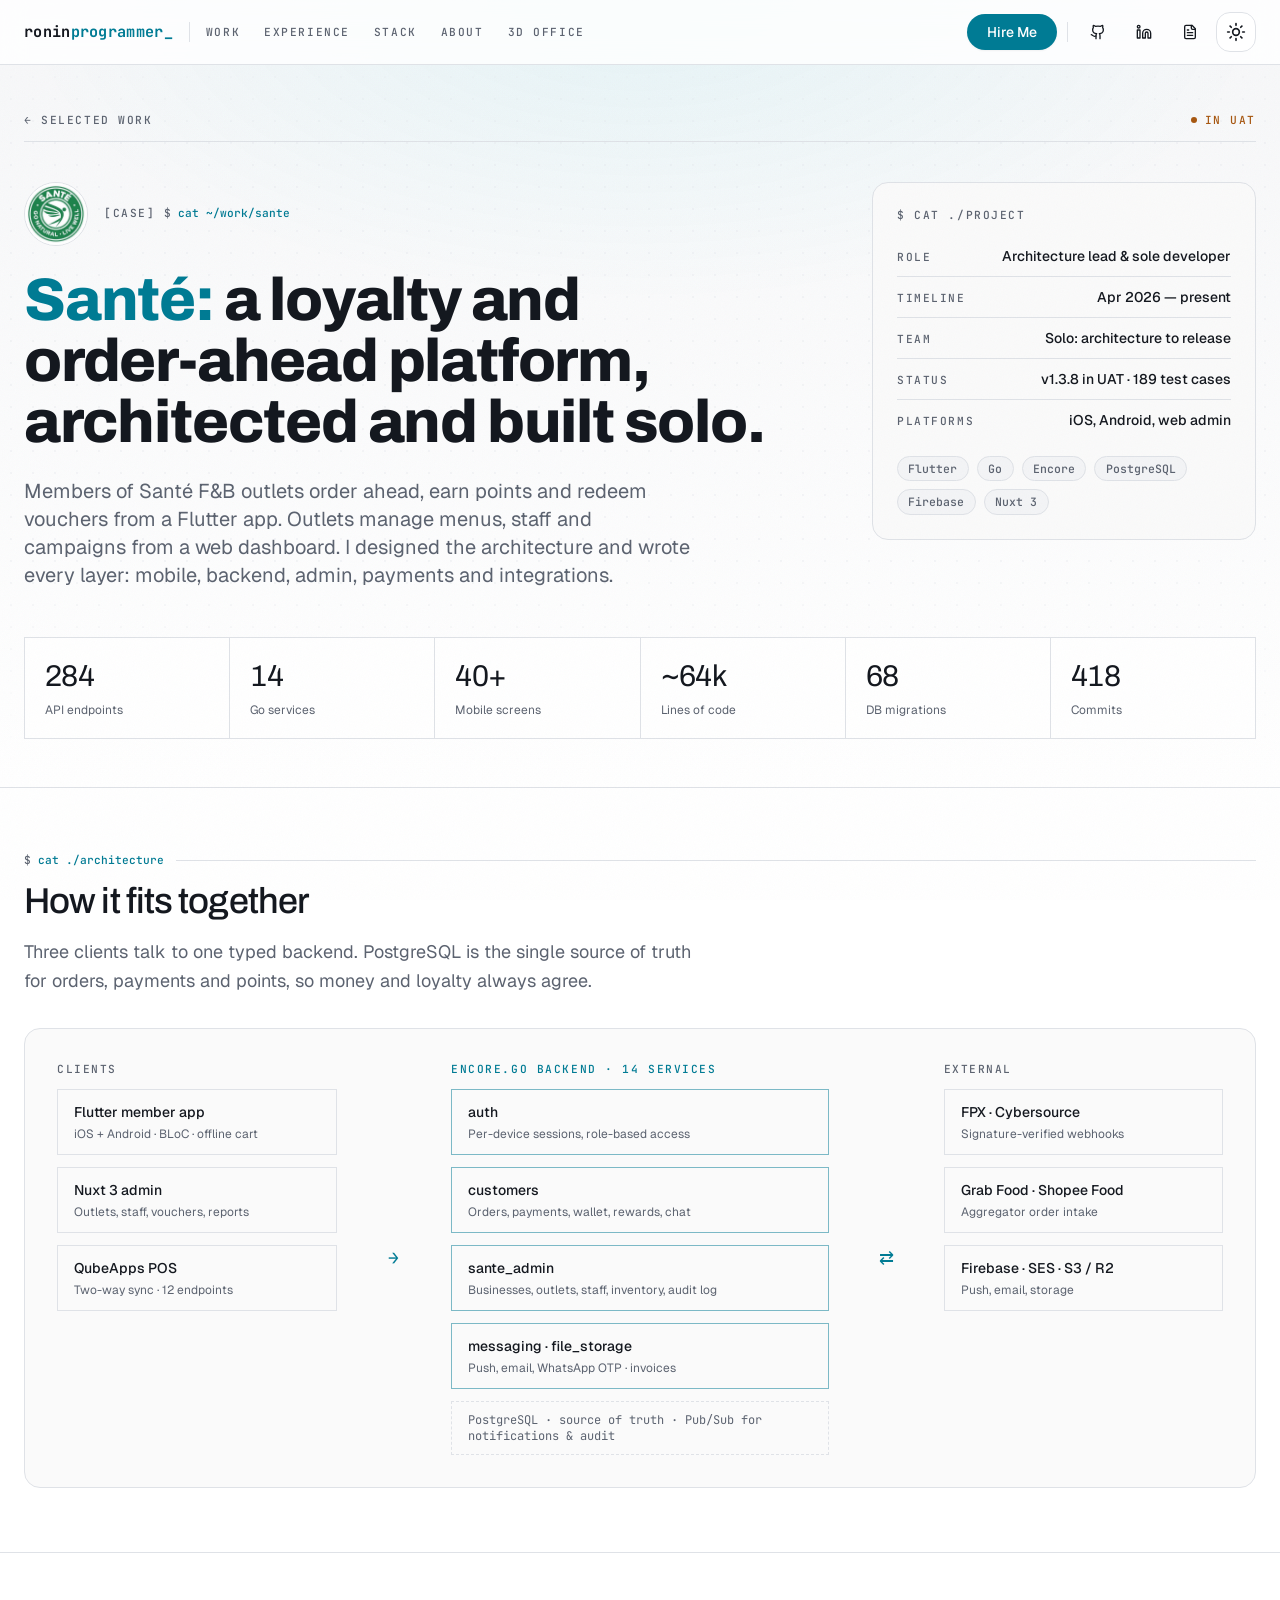
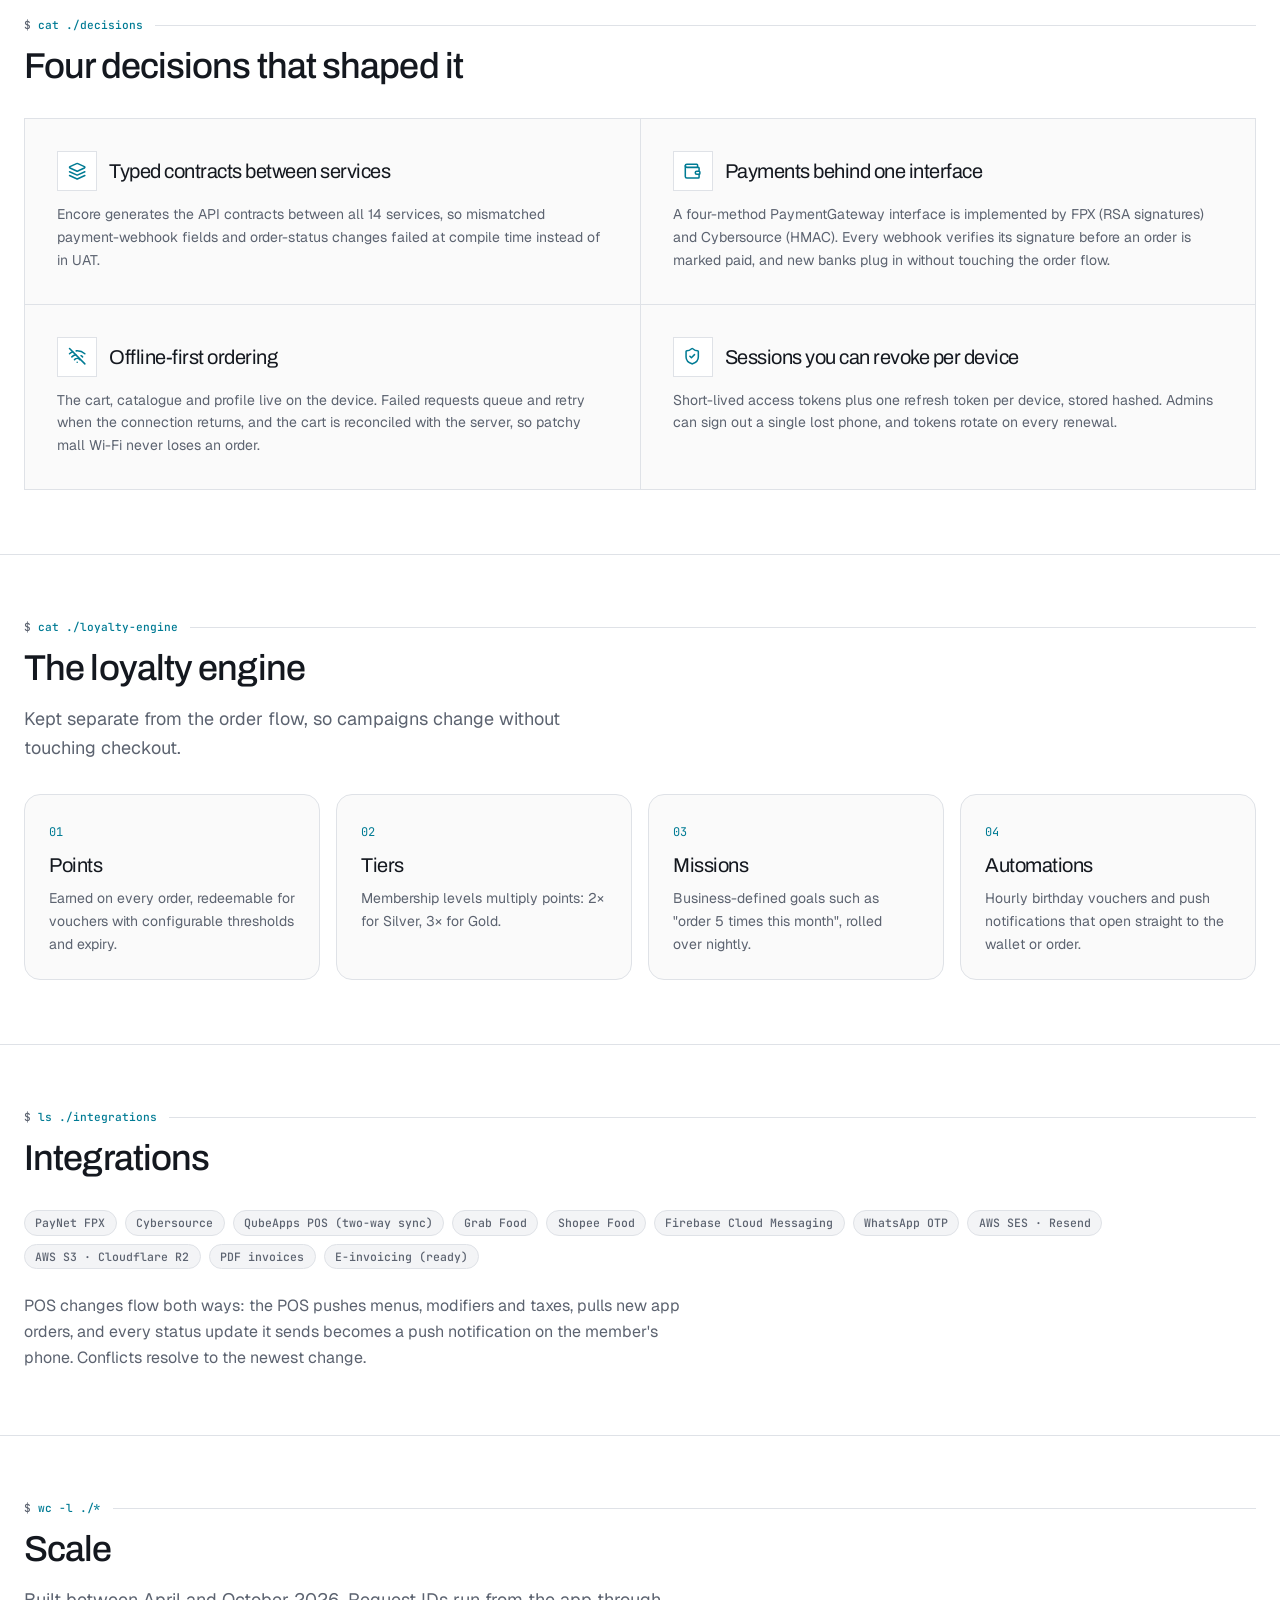
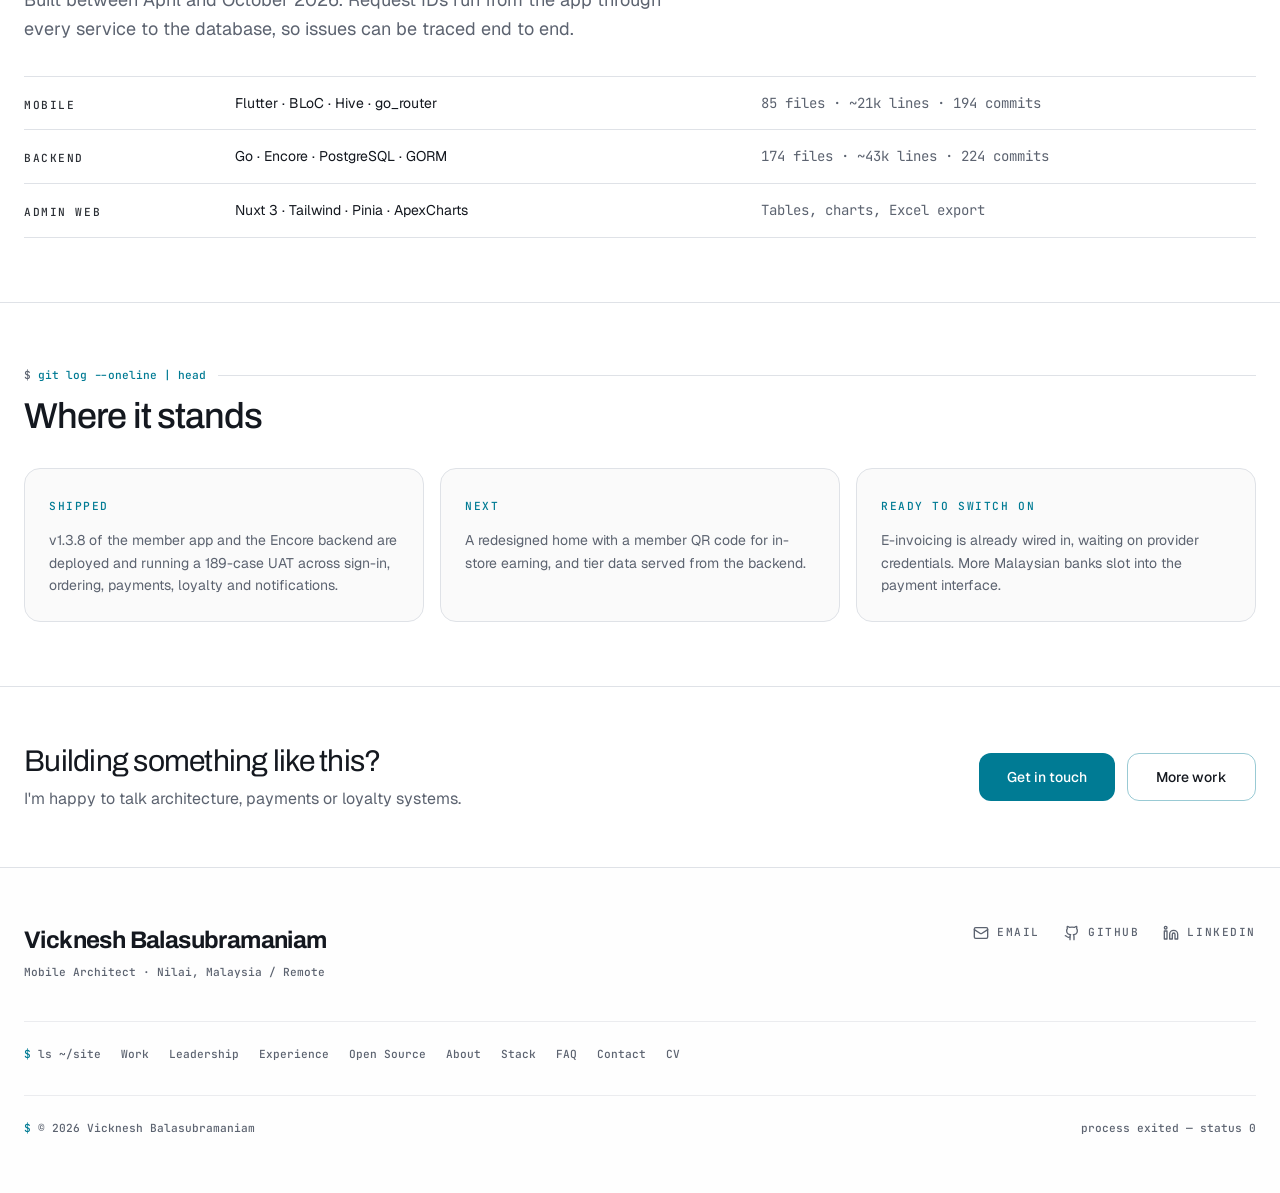
<file: sante.html>
<!doctype html>
<html lang="en">
<head>
<meta charset="utf-8">
<meta name="viewport" content="width=device-width, initial-scale=1, viewport-fit=cover">
<!-- seo -->
<title>Santé Case Study: Loyalty & Order-Ahead Platform Built Solo | Vicknesh B.</title>
<meta name="description" content="How Vicknesh Balasubramaniam architected and built Santé solo: Flutter app, Go on Encore with 284 endpoints, FPX and Cybersource payments, POS sync and a loyalty engine.">
<meta name="author" content="Vicknesh Balasubramaniam">
<meta name="robots" content="index, follow, max-image-preview:large">
<link rel="canonical" href="https://roninprogrammer.github.io/sante.html">
<meta name="theme-color" content="#007f93">
<link rel="icon" type="image/png" href="favicon.png">
<link rel="apple-touch-icon" href="apple-touch-icon.png">
<meta property="og:type" content="article">
<meta property="og:site_name" content="Vicknesh Balasubramaniam">
<meta property="og:title" content="Santé Case Study: Loyalty & Order-Ahead Platform Built Solo | Vicknesh B.">
<meta property="og:description" content="How Vicknesh Balasubramaniam architected and built Santé solo: Flutter app, Go on Encore with 284 endpoints, FPX and Cybersource payments, POS sync and a loyalty engine.">
<meta property="og:url" content="https://roninprogrammer.github.io/sante.html">
<meta property="og:image" content="https://roninprogrammer.github.io/og.jpg">
<meta property="og:image:width" content="1200"><meta property="og:image:height" content="630">
<meta property="og:image:alt" content="Vicknesh Balasubramaniam, Mobile Architect">
<meta property="og:locale" content="en_MY">
<meta name="twitter:card" content="summary_large_image">
<meta name="twitter:title" content="Santé Case Study: Loyalty & Order-Ahead Platform Built Solo | Vicknesh B.">
<meta name="twitter:description" content="How Vicknesh Balasubramaniam architected and built Santé solo: Flutter app, Go on Encore with 284 endpoints, FPX and Cybersource payments, POS sync and a loyalty engine.">
<meta name="twitter:image" content="https://roninprogrammer.github.io/og.jpg">
<script type="application/ld+json">{"@context": "https://schema.org", "@graph": [{"@type": "Person", "@id": "https://roninprogrammer.github.io/#person", "name": "Vicknesh Balasubramaniam", "alternateName": ["Vick", "roninprogrammer"], "jobTitle": "Senior Mobile Application Developer / Mobile Architect", "worksFor": {"@type": "Organization", "name": "AFED Digital"}, "address": {"@type": "PostalAddress", "addressLocality": "Nilai", "addressRegion": "Negeri Sembilan", "addressCountry": "MY"}, "email": "mailto:roninprogrammer@gmail.com", "url": "https://roninprogrammer.github.io/", "image": "https://roninprogrammer.github.io/og.jpg", "sameAs": ["https://www.linkedin.com/in/vickneshbalasubramaniam/", "https://github.com/roninprogrammer"], "knowsAbout": ["Flutter", "Dart", "Android", "Kotlin", "Mobile architecture", "Offline-first apps", "Go", "Riverpod", "Clean Architecture", "Payments integration", "React Native", "Product management"], "alumniOf": {"@type": "CollegeOrUniversity", "name": "Universiti Tun Abdul Razak (UNIRAZAK)"}}, {"@type": "WebSite", "@id": "https://roninprogrammer.github.io/#website", "url": "https://roninprogrammer.github.io/", "name": "Vicknesh Balasubramaniam — Mobile Architect", "publisher": {"@id": "https://roninprogrammer.github.io/#person"}, "inLanguage": "en"}, {"@type": "Article", "headline": "Santé: a loyalty and order-ahead platform, architected and built solo", "description": "How Vicknesh Balasubramaniam architected and built Santé solo: Flutter app, Go on Encore with 284 endpoints, FPX and Cybersource payments, POS sync and a loyalty engine.", "author": {"@id": "https://roninprogrammer.github.io/#person"}, "image": "https://roninprogrammer.github.io/og.jpg", "url": "https://roninprogrammer.github.io/sante.html", "datePublished": "2026-10-05", "dateModified": "2026-10-11", "mainEntityOfPage": "https://roninprogrammer.github.io/sante.html", "about": ["Flutter", "Go", "Encore", "Loyalty programs", "Payments"]}]}</script>
<!-- /seo -->
<link rel="stylesheet" href="https://fonts.googleapis.com/css2?family=Archivo:wght@400;500;600;700;800&family=Geist:wght@400;500;600&family=JetBrains+Mono:wght@400;500;600;700&display=swap">
<link rel="stylesheet" href="assets/site.css">
</head>
<body>
<a href="#main" class="sr-only focus:not-sr-only focus:fixed focus:left-4 focus:top-4 focus:z-[200] focus:border focus:border-primary focus:bg-background focus:px-4 focus:py-2 focus:font-mono focus:text-sm focus:text-primary focus:outline-none">Skip to content</a>
<div class="grain-overlay" aria-hidden="true"></div>
<div class="min-h-screen bg-background">
<header class="fixed top-0 left-0 right-0 z-50 glass-effect animate-slide-down" style="padding-top: env(safe-area-inset-top, 0px);">
<div class="container mx-auto px-6 h-16 flex items-center gap-4">
<a class="wordmark" dir="ltr" href="home.html">ronin<em>programmer</em><span class="cur">_</span><span class="sr-only"> — Vicknesh Balasubramaniam, home</span></a>
<span aria-hidden="true" class="hidden lg:block h-5 w-px bg-border"></span>
<nav aria-label="Primary" class="hidden lg:flex flex-1 items-center gap-x-6"><a class="group relative kicker whitespace-nowrap transition-colors py-1 text-muted-foreground hover:text-foreground" href="home.html#work">Work<span class="absolute -bottom-0.5 left-0 h-px bg-primary transition-all duration-300 w-0 group-hover:w-full"></span></a><a class="group relative kicker whitespace-nowrap transition-colors py-1 text-muted-foreground hover:text-foreground" href="home.html#experience">Experience<span class="absolute -bottom-0.5 left-0 h-px bg-primary transition-all duration-300 w-0 group-hover:w-full"></span></a><a class="group relative kicker whitespace-nowrap transition-colors py-1 text-muted-foreground hover:text-foreground" href="home.html#skills">Stack<span class="absolute -bottom-0.5 left-0 h-px bg-primary transition-all duration-300 w-0 group-hover:w-full"></span></a><a class="group relative kicker whitespace-nowrap transition-colors py-1 text-muted-foreground hover:text-foreground" href="home.html#about">About<span class="absolute -bottom-0.5 left-0 h-px bg-primary transition-all duration-300 w-0 group-hover:w-full"></span></a><a class="group relative kicker whitespace-nowrap transition-colors py-1 text-muted-foreground hover:text-foreground" href="./">3D Office<span class="absolute -bottom-0.5 left-0 h-px bg-primary transition-all duration-300 w-0 group-hover:w-full"></span></a></nav>
<div class="flex items-center gap-1.5 ml-auto lg:ml-0">
<a class="items-center justify-center gap-2 whitespace-nowrap text-sm ring-offset-background transition-all duration-300 focus-visible:outline-none focus-visible:ring-2 focus-visible:ring-ring focus-visible:ring-offset-2 bg-primary text-primary-foreground hover:bg-primary/90 shadow-sm hidden lg:inline-flex h-9 rounded-full px-5 font-medium" href="home.html#contact">Hire Me</a>
<span aria-hidden="true" class="hidden xl:block h-5 w-px bg-border mx-1"></span>
<a aria-label="GitHub profile" class="items-center justify-center gap-2 whitespace-nowrap rounded-md text-sm font-medium ring-offset-background transition-all duration-300 focus-visible:outline-none focus-visible:ring-2 focus-visible:ring-ring focus-visible:ring-offset-2 disabled:pointer-events-none disabled:opacity-50 [&_svg]:pointer-events-none [&_svg]:size-4 [&_svg]:shrink-0 hover:bg-accent hover:text-accent-foreground h-10 w-10 hidden xl:inline-flex" href="https://github.com/roninprogrammer" rel="noopener noreferrer" target="_blank" title="GitHub"><svg class="lucide lucide-github h-5 w-5" fill="none" height="24" stroke="currentColor" stroke-linecap="round" stroke-linejoin="round" stroke-width="2" viewbox="0 0 24 24" width="24" xmlns="http://www.w3.org/2000/svg"><path d="M15 22v-4a4.8 4.8 0 0 0-1-3.5c3 0 6-2 6-5.5.08-1.25-.27-2.48-1-3.5.28-1.15.28-2.35 0-3.5 0 0-1 0-3 1.5-2.64-.5-5.36-.5-8 0C6 2 5 2 5 2c-.3 1.15-.3 2.35 0 3.5A5.403 5.403 0 0 0 4 9c0 3.5 3 5.5 6 5.5-.39.49-.68 1.05-.85 1.65-.17.6-.22 1.23-.15 1.85v4"></path><path d="M9 18c-4.51 2-5-2-7-2"></path></svg></a>
<a aria-label="LinkedIn profile" class="items-center justify-center gap-2 whitespace-nowrap rounded-md text-sm font-medium ring-offset-background transition-all duration-300 focus-visible:outline-none focus-visible:ring-2 focus-visible:ring-ring focus-visible:ring-offset-2 disabled:pointer-events-none disabled:opacity-50 [&_svg]:pointer-events-none [&_svg]:size-4 [&_svg]:shrink-0 hover:bg-accent hover:text-accent-foreground h-10 w-10 hidden xl:inline-flex" href="https://www.linkedin.com/in/vickneshbalasubramaniam/" rel="noopener noreferrer" target="_blank" title="LinkedIn"><svg class="lucide lucide-linkedin h-5 w-5" fill="none" height="24" stroke="currentColor" stroke-linecap="round" stroke-linejoin="round" stroke-width="2" viewbox="0 0 24 24" width="24" xmlns="http://www.w3.org/2000/svg"><path d="M16 8a6 6 0 0 1 6 6v7h-4v-7a2 2 0 0 0-2-2 2 2 0 0 0-2 2v7h-4v-7a6 6 0 0 1 6-6z"></path><rect height="12" width="4" x="2" y="9"></rect><circle cx="4" cy="4" r="2"></circle></svg></a>
<a aria-label="CV and resume" class="items-center justify-center gap-2 whitespace-nowrap rounded-md text-sm font-medium ring-offset-background transition-all duration-300 focus-visible:outline-none focus-visible:ring-2 focus-visible:ring-ring focus-visible:ring-offset-2 disabled:pointer-events-none disabled:opacity-50 [&_svg]:pointer-events-none [&_svg]:size-4 [&_svg]:shrink-0 hover:bg-accent hover:text-accent-foreground h-10 w-10 hidden sm:inline-flex" href="cv.html" title="CV"><svg class="lucide lucide-file-text h-5 w-5" fill="none" height="24" stroke="currentColor" stroke-linecap="round" stroke-linejoin="round" stroke-width="2" viewbox="0 0 24 24" width="24" xmlns="http://www.w3.org/2000/svg"><path d="M15 2H6a2 2 0 0 0-2 2v16a2 2 0 0 0 2 2h12a2 2 0 0 0 2-2V7Z"></path><path d="M14 2v4a2 2 0 0 0 2 2h4"></path><path d="M10 9H8"></path><path d="M16 13H8"></path><path d="M16 17H8"></path></svg></a>
<a class="inline-flex items-center justify-center gap-2 whitespace-nowrap ring-offset-background transition-all duration-300 focus-visible:outline-none focus-visible:ring-2 focus-visible:ring-ring focus-visible:ring-offset-2 disabled:pointer-events-none disabled:opacity-50 [&_svg]:pointer-events-none [&_svg]:size-4 [&_svg]:shrink-0 bg-primary text-primary-foreground hover:bg-primary/90 shadow-sm lg:hidden h-8 rounded-full px-3.5 text-xs font-medium" href="home.html#contact">Hire Me</a>
<button id="theme-toggle" type="button" aria-label="Switch theme" title="Switch theme" class="inline-flex items-center justify-center gap-2 whitespace-nowrap rounded-md text-sm font-medium transition-all duration-300 focus-visible:outline-none focus-visible:ring-2 focus-visible:ring-ring border border-border bg-background/70 backdrop-blur-md text-foreground hover:border-primary/50 hover:text-primary h-10 w-10 relative overflow-hidden"><div id="theme-icon" class="transition-transform duration-300 ease-in-out"><svg class="lucide lucide-sun h-5 w-5" fill="none" height="24" stroke="currentColor" stroke-linecap="round" stroke-linejoin="round" stroke-width="2" viewbox="0 0 24 24" width="24" xmlns="http://www.w3.org/2000/svg"><circle cx="12" cy="12" r="4"></circle><path d="M12 2v2"></path><path d="M12 20v2"></path><path d="m4.93 4.93 1.41 1.41"></path><path d="m17.66 17.66 1.41 1.41"></path><path d="M2 12h2"></path><path d="M20 12h2"></path><path d="m6.34 17.66-1.41 1.41"></path><path d="m19.07 4.93-1.41 1.41"></path></svg></div></button>
<button id="menu-toggle" aria-expanded="false" aria-controls="mobile-menu" aria-label="Open navigation menu" class="inline-flex items-center justify-center gap-2 whitespace-nowrap rounded-md text-sm font-medium ring-offset-background transition-all duration-300 focus-visible:outline-none focus-visible:ring-2 focus-visible:ring-ring focus-visible:ring-offset-2 disabled:pointer-events-none disabled:opacity-50 [&_svg]:pointer-events-none [&_svg]:size-4 [&_svg]:shrink-0 hover:bg-accent hover:text-accent-foreground h-10 w-10 lg:hidden" type="button"><svg class="lucide lucide-menu h-5 w-5" fill="none" height="24" stroke="currentColor" stroke-linecap="round" stroke-linejoin="round" stroke-width="2" viewbox="0 0 24 24" width="24" xmlns="http://www.w3.org/2000/svg"><line x1="4" x2="20" y1="12" y2="12"></line><line x1="4" x2="20" y1="6" y2="6"></line><line x1="4" x2="20" y1="18" y2="18"></line></svg></button>
</div>
</div>
<nav id="mobile-menu" hidden aria-label="Mobile" class="lg:hidden border-t border-border bg-background"><div class="container mx-auto px-6 py-2 flex flex-col"><a class="kicker py-3 border-b border-border text-foreground hover:text-primary" href="home.html#work">Work</a><a class="kicker py-3 border-b border-border text-foreground hover:text-primary" href="home.html#experience">Experience</a><a class="kicker py-3 border-b border-border text-foreground hover:text-primary" href="home.html#skills">Stack</a><a class="kicker py-3 border-b border-border text-foreground hover:text-primary" href="home.html#about">About</a><a class="kicker py-3 border-b border-border text-foreground hover:text-primary" href="./">3D Office</a><a class="kicker py-3 border-b border-border text-foreground hover:text-primary" href="home.html#contact">Contact</a></div></nav>
</header>
<main id="main"><section class="relative overflow-hidden hero-gradient pt-28 pb-12">
<div aria-hidden="true" class="absolute inset-0 bg-dotgrid opacity-40 [mask-image:linear-gradient(180deg,transparent,black_18%,black_70%,transparent)]"></div>
<div class="container mx-auto px-6 relative z-10">
<div class="flex items-center justify-between gap-4"><a class="kicker text-muted-foreground hover:text-primary" href="home.html#work">← Selected work</a><span class="kicker text-amber inline-flex items-center gap-2"><span class="h-1.5 w-1.5 rounded-full bg-amber animate-pulse"></span>In UAT</span></div>
<div class="mt-3 h-px w-full bg-border"></div>
<div class="mt-10 grid lg:grid-cols-12 gap-10 items-start">
<div class="lg:col-span-8 min-w-0">
<div class="flex items-center gap-4 mb-6"><img src="[data-uri]" alt="Santé logo" width="72" height="72" class="h-16 w-16 rounded-full border border-border bg-white"><p class="kicker text-primary"><span class="text-muted-foreground">[CASE]</span> <span class="normal-case tracking-normal"><span class="text-muted-foreground">$ </span>cat ~/work/sante</span></p></div>
<h1 class="font-heading font-extrabold leading-[1.02] tracking-[-0.02em] text-[clamp(2.25rem,5.5vw,3.75rem)] text-balance"><span class="text-primary">Santé:</span> a loyalty and order-ahead platform, architected and built solo.</h1>
<p class="mt-6 max-w-2xl text-lg md:text-xl leading-relaxed text-muted-foreground text-pretty">Members of Santé F&amp;B outlets order ahead, earn points and redeem vouchers from a Flutter app. Outlets manage menus, staff and campaigns from a web dashboard. I designed the architecture and wrote every layer: mobile, backend, admin, payments and integrations.</p>
</div>
<aside class="lg:col-span-4 dossier-card p-6">
<div class="kicker text-muted-foreground mb-3">$ cat ./project</div>
<dl class="divide-y divide-border"><div class="flex items-baseline justify-between gap-4 py-2.5"><dt class="kicker text-muted-foreground shrink-0">Role</dt><dd class="text-right text-sm font-medium">Architecture lead &amp; sole developer</dd></div><div class="flex items-baseline justify-between gap-4 py-2.5"><dt class="kicker text-muted-foreground shrink-0">Timeline</dt><dd class="text-right text-sm font-medium">Apr 2026 — present</dd></div><div class="flex items-baseline justify-between gap-4 py-2.5"><dt class="kicker text-muted-foreground shrink-0">Team</dt><dd class="text-right text-sm font-medium">Solo: architecture to release</dd></div><div class="flex items-baseline justify-between gap-4 py-2.5"><dt class="kicker text-muted-foreground shrink-0">Status</dt><dd class="text-right text-sm font-medium">v1.3.8 in UAT · 189 test cases</dd></div><div class="flex items-baseline justify-between gap-4 py-2.5"><dt class="kicker text-muted-foreground shrink-0">Platforms</dt><dd class="text-right text-sm font-medium">iOS, Android, web admin</dd></div></dl>
<div class="mt-4 flex flex-wrap gap-2"><span class="spec-tag">Flutter</span><span class="spec-tag">Go</span><span class="spec-tag">Encore</span><span class="spec-tag">PostgreSQL</span><span class="spec-tag">Firebase</span><span class="spec-tag">Nuxt 3</span></div>
</aside>
</div>
<div class="mt-12 grid grid-cols-2 sm:grid-cols-3 lg:grid-cols-6 gap-px bg-border border border-border"><div class="bg-background p-4 md:p-5"><div class="font-heading text-2xl md:text-3xl leading-none tabular-nums">284</div><div class="text-xs text-muted-foreground mt-2">API endpoints</div></div><div class="bg-background p-4 md:p-5"><div class="font-heading text-2xl md:text-3xl leading-none tabular-nums">14</div><div class="text-xs text-muted-foreground mt-2">Go services</div></div><div class="bg-background p-4 md:p-5"><div class="font-heading text-2xl md:text-3xl leading-none tabular-nums">40+</div><div class="text-xs text-muted-foreground mt-2">Mobile screens</div></div><div class="bg-background p-4 md:p-5"><div class="font-heading text-2xl md:text-3xl leading-none tabular-nums">~64k</div><div class="text-xs text-muted-foreground mt-2">Lines of code</div></div><div class="bg-background p-4 md:p-5"><div class="font-heading text-2xl md:text-3xl leading-none tabular-nums">68</div><div class="text-xs text-muted-foreground mt-2">DB migrations</div></div><div class="bg-background p-4 md:p-5"><div class="font-heading text-2xl md:text-3xl leading-none tabular-nums">418</div><div class="text-xs text-muted-foreground mt-2">Commits</div></div></div>
</div></section>
<section class="py-12 md:py-16 border-t border-border"><div class="container mx-auto px-6">
<div class="flex items-center gap-3 mb-3"><span class="kicker text-primary normal-case tracking-normal"><span class="text-muted-foreground">$ </span>cat ./architecture</span><span class="h-px flex-1 bg-border"></span></div>
<h2 class="font-heading text-3xl md:text-4xl font-medium tracking-tight text-balance">How it fits together</h2>
<p class="mt-4 max-w-2xl text-lg leading-relaxed text-muted-foreground text-pretty">Three clients talk to one typed backend. PostgreSQL is the single source of truth for orders, payments and points, so money and loyalty always agree.</p>
<div class="mt-8"><div class="dossier-card p-5 md:p-8">
<div class="grid md:grid-cols-12 gap-4 items-stretch">
<div class="md:col-span-3 flex flex-col gap-3"><span class="kicker text-muted-foreground">Clients</span><div class="border-border border bg-card px-4 py-3 min-w-0"><div class="font-medium text-sm">Flutter member app</div><div class="text-xs text-muted-foreground mt-1">iOS + Android · BLoC · offline cart</div></div><div class="border-border border bg-card px-4 py-3 min-w-0"><div class="font-medium text-sm">Nuxt 3 admin</div><div class="text-xs text-muted-foreground mt-1">Outlets, staff, vouchers, reports</div></div><div class="border-border border bg-card px-4 py-3 min-w-0"><div class="font-medium text-sm">QubeApps POS</div><div class="text-xs text-muted-foreground mt-1">Two-way sync · 12 endpoints</div></div></div>
<div class="md:col-span-1 hidden md:grid place-items-center text-primary font-mono text-lg">→</div>
<div class="md:col-span-4 flex flex-col gap-3"><span class="kicker text-primary">Encore.go backend · 14 services</span><div class="border-primary/50 border bg-card px-4 py-3 min-w-0"><div class="font-medium text-sm">auth</div><div class="text-xs text-muted-foreground mt-1">Per-device sessions, role-based access</div></div><div class="border-primary/50 border bg-card px-4 py-3 min-w-0"><div class="font-medium text-sm">customers</div><div class="text-xs text-muted-foreground mt-1">Orders, payments, wallet, rewards, chat</div></div><div class="border-primary/50 border bg-card px-4 py-3 min-w-0"><div class="font-medium text-sm">sante_admin</div><div class="text-xs text-muted-foreground mt-1">Businesses, outlets, staff, inventory, audit log</div></div><div class="border-primary/50 border bg-card px-4 py-3 min-w-0"><div class="font-medium text-sm">messaging · file_storage</div><div class="text-xs text-muted-foreground mt-1">Push, email, WhatsApp OTP · invoices</div></div><div class="font-mono text-xs text-muted-foreground border border-dashed border-border px-4 py-2.5">PostgreSQL · source of truth · Pub/Sub for notifications &amp; audit</div></div>
<div class="md:col-span-1 hidden md:grid place-items-center text-primary font-mono text-lg">⇄</div>
<div class="md:col-span-3 flex flex-col gap-3"><span class="kicker text-muted-foreground">External</span><div class="border-border border bg-card px-4 py-3 min-w-0"><div class="font-medium text-sm">FPX · Cybersource</div><div class="text-xs text-muted-foreground mt-1">Signature-verified webhooks</div></div><div class="border-border border bg-card px-4 py-3 min-w-0"><div class="font-medium text-sm">Grab Food · Shopee Food</div><div class="text-xs text-muted-foreground mt-1">Aggregator order intake</div></div><div class="border-border border bg-card px-4 py-3 min-w-0"><div class="font-medium text-sm">Firebase · SES · S3 / R2</div><div class="text-xs text-muted-foreground mt-1">Push, email, storage</div></div></div>
</div></div></div></div></section>
<section class="py-12 md:py-16 border-t border-border"><div class="container mx-auto px-6">
<div class="flex items-center gap-3 mb-3"><span class="kicker text-primary normal-case tracking-normal"><span class="text-muted-foreground">$ </span>cat ./decisions</span><span class="h-px flex-1 bg-border"></span></div>
<h2 class="font-heading text-3xl md:text-4xl font-medium tracking-tight text-balance">Four decisions that shaped it</h2>

<div class="mt-8"><div class="grid sm:grid-cols-2 gap-px bg-border border border-border"><div class="bg-card p-6 md:p-8"><div class="flex items-center gap-3 mb-3"><span class="grid h-10 w-10 place-items-center border border-border bg-background shrink-0"><svg class="lucide h-[1.15rem] w-[1.15rem] text-primary" fill="none" height="24" stroke="currentColor" stroke-linecap="round" stroke-linejoin="round" stroke-width="2" viewbox="0 0 24 24" width="24" xmlns="http://www.w3.org/2000/svg"><path d="m12.83 2.18a2 2 0 0 0-1.66 0L2.6 6.08a1 1 0 0 0 0 1.83l8.58 3.91a2 2 0 0 0 1.66 0l8.58-3.9a1 1 0 0 0 0-1.83Z"></path><path d="m22 17.65-9.17 4.16a2 2 0 0 1-1.66 0L2 17.65"></path><path d="m22 12.65-9.17 4.16a2 2 0 0 1-1.66 0L2 12.65"></path></svg></span><h3 class="font-heading text-xl tracking-tight">Typed contracts between services</h3></div><p class="text-sm leading-relaxed text-muted-foreground text-pretty">Encore generates the API contracts between all 14 services, so mismatched payment-webhook fields and order-status changes failed at compile time instead of in UAT.</p></div><div class="bg-card p-6 md:p-8"><div class="flex items-center gap-3 mb-3"><span class="grid h-10 w-10 place-items-center border border-border bg-background shrink-0"><svg aria-hidden="true" class="lucide h-[1.15rem] w-[1.15rem] text-primary" fill="none" height="24" stroke="currentColor" stroke-linecap="round" stroke-linejoin="round" stroke-width="2" viewbox="0 0 24 24" width="24" xmlns="http://www.w3.org/2000/svg"><path d="M19 7V4a1 1 0 0 0-1-1H5a2 2 0 0 0 0 4h15a1 1 0 0 1 1 1v4h-3a2 2 0 0 0 0 4h3a1 1 0 0 0 1-1v-2a1 1 0 0 0-1-1"></path><path d="M3 5v14a2 2 0 0 0 2 2h15a1 1 0 0 0 1-1v-4"></path></svg></span><h3 class="font-heading text-xl tracking-tight">Payments behind one interface</h3></div><p class="text-sm leading-relaxed text-muted-foreground text-pretty">A four-method PaymentGateway interface is implemented by FPX (RSA signatures) and Cybersource (HMAC). Every webhook verifies its signature before an order is marked paid, and new banks plug in without touching the order flow.</p></div><div class="bg-card p-6 md:p-8"><div class="flex items-center gap-3 mb-3"><span class="grid h-10 w-10 place-items-center border border-border bg-background shrink-0"><svg class="lucide h-[1.15rem] w-[1.15rem] text-primary" fill="none" height="24" stroke="currentColor" stroke-linecap="round" stroke-linejoin="round" stroke-width="2" viewbox="0 0 24 24" width="24" xmlns="http://www.w3.org/2000/svg"><path d="M12 20h.01"></path><path d="M8.5 16.429a5 5 0 0 1 7 0"></path><path d="M5 12.859a10 10 0 0 1 5.17-2.69"></path><path d="M19 12.859a10 10 0 0 0-2.007-1.523"></path><path d="M2 8.82a15 15 0 0 1 4.177-2.643"></path><path d="M22 8.82a15 15 0 0 0-11.288-3.764"></path><path d="m2 2 20 20"></path></svg></span><h3 class="font-heading text-xl tracking-tight">Offline-first ordering</h3></div><p class="text-sm leading-relaxed text-muted-foreground text-pretty">The cart, catalogue and profile live on the device. Failed requests queue and retry when the connection returns, and the cart is reconciled with the server, so patchy mall Wi-Fi never loses an order.</p></div><div class="bg-card p-6 md:p-8"><div class="flex items-center gap-3 mb-3"><span class="grid h-10 w-10 place-items-center border border-border bg-background shrink-0"><svg class="lucide h-[1.15rem] w-[1.15rem] text-primary" fill="none" height="24" stroke="currentColor" stroke-linecap="round" stroke-linejoin="round" stroke-width="2" viewbox="0 0 24 24" width="24" xmlns="http://www.w3.org/2000/svg"><path d="M20 13c0 5-3.5 7.5-7.66 8.95a1 1 0 0 1-.67-.01C7.5 20.5 4 18 4 13V6a1 1 0 0 1 1-1c2 0 4.5-1.2 6.24-2.72a1.17 1.17 0 0 1 1.52 0C14.51 3.81 17 5 19 5a1 1 0 0 1 1 1z"></path><path d="m9 12 2 2 4-4"></path></svg></span><h3 class="font-heading text-xl tracking-tight">Sessions you can revoke per device</h3></div><p class="text-sm leading-relaxed text-muted-foreground text-pretty">Short-lived access tokens plus one refresh token per device, stored hashed. Admins can sign out a single lost phone, and tokens rotate on every renewal.</p></div></div></div></div></section>
<section class="py-12 md:py-16 border-t border-border"><div class="container mx-auto px-6">
<div class="flex items-center gap-3 mb-3"><span class="kicker text-primary normal-case tracking-normal"><span class="text-muted-foreground">$ </span>cat ./loyalty-engine</span><span class="h-px flex-1 bg-border"></span></div>
<h2 class="font-heading text-3xl md:text-4xl font-medium tracking-tight text-balance">The loyalty engine</h2>
<p class="mt-4 max-w-2xl text-lg leading-relaxed text-muted-foreground text-pretty">Kept separate from the order flow, so campaigns change without touching checkout.</p>
<div class="mt-8"><div class="grid sm:grid-cols-2 lg:grid-cols-4 gap-4"><div class="dossier-card p-5 md:p-6"><span class="font-mono text-xs text-primary">01</span><h3 class="mt-2 font-heading text-xl tracking-tight">Points</h3><p class="mt-2 text-sm leading-relaxed text-muted-foreground text-pretty">Earned on every order, redeemable for vouchers with configurable thresholds and expiry.</p></div><div class="dossier-card p-5 md:p-6"><span class="font-mono text-xs text-primary">02</span><h3 class="mt-2 font-heading text-xl tracking-tight">Tiers</h3><p class="mt-2 text-sm leading-relaxed text-muted-foreground text-pretty">Membership levels multiply points: 2× for Silver, 3× for Gold.</p></div><div class="dossier-card p-5 md:p-6"><span class="font-mono text-xs text-primary">03</span><h3 class="mt-2 font-heading text-xl tracking-tight">Missions</h3><p class="mt-2 text-sm leading-relaxed text-muted-foreground text-pretty">Business-defined goals such as "order 5 times this month", rolled over nightly.</p></div><div class="dossier-card p-5 md:p-6"><span class="font-mono text-xs text-primary">04</span><h3 class="mt-2 font-heading text-xl tracking-tight">Automations</h3><p class="mt-2 text-sm leading-relaxed text-muted-foreground text-pretty">Hourly birthday vouchers and push notifications that open straight to the wallet or order.</p></div></div></div></div></section>
<section class="py-12 md:py-16 border-t border-border"><div class="container mx-auto px-6">
<div class="flex items-center gap-3 mb-3"><span class="kicker text-primary normal-case tracking-normal"><span class="text-muted-foreground">$ </span>ls ./integrations</span><span class="h-px flex-1 bg-border"></span></div>
<h2 class="font-heading text-3xl md:text-4xl font-medium tracking-tight text-balance">Integrations</h2>

<div class="mt-8"><div class="flex flex-wrap gap-2"><span class="spec-tag">PayNet FPX</span><span class="spec-tag">Cybersource</span><span class="spec-tag">QubeApps POS (two-way sync)</span><span class="spec-tag">Grab Food</span><span class="spec-tag">Shopee Food</span><span class="spec-tag">Firebase Cloud Messaging</span><span class="spec-tag">WhatsApp OTP</span><span class="spec-tag">AWS SES · Resend</span><span class="spec-tag">AWS S3 · Cloudflare R2</span><span class="spec-tag">PDF invoices</span><span class="spec-tag">E-invoicing (ready)</span></div><p class="mt-6 max-w-2xl text-muted-foreground leading-relaxed">POS changes flow both ways: the POS pushes menus, modifiers and taxes, pulls new app orders, and every status update it sends becomes a push notification on the member's phone. Conflicts resolve to the newest change.</p></div></div></section>
<section class="py-12 md:py-16 border-t border-border"><div class="container mx-auto px-6">
<div class="flex items-center gap-3 mb-3"><span class="kicker text-primary normal-case tracking-normal"><span class="text-muted-foreground">$ </span>wc -l ./*</span><span class="h-px flex-1 bg-border"></span></div>
<h2 class="font-heading text-3xl md:text-4xl font-medium tracking-tight text-balance">Scale</h2>
<p class="mt-4 max-w-2xl text-lg leading-relaxed text-muted-foreground text-pretty">Built between April and October 2026. Request IDs run from the app through every service to the database, so issues can be traced end to end.</p>
<div class="mt-8"><div class="border-t border-border"><div class="grid md:grid-cols-12 gap-x-8 gap-y-1 border-b border-border py-4"><div class="md:col-span-2 kicker text-foreground/90 pt-1">Mobile</div><div class="md:col-span-5 text-sm">Flutter · BLoC · Hive · go_router</div><div class="md:col-span-5 font-mono text-sm text-muted-foreground tabular-nums">85 files · ~21k lines · 194 commits</div></div><div class="grid md:grid-cols-12 gap-x-8 gap-y-1 border-b border-border py-4"><div class="md:col-span-2 kicker text-foreground/90 pt-1">Backend</div><div class="md:col-span-5 text-sm">Go · Encore · PostgreSQL · GORM</div><div class="md:col-span-5 font-mono text-sm text-muted-foreground tabular-nums">174 files · ~43k lines · 224 commits</div></div><div class="grid md:grid-cols-12 gap-x-8 gap-y-1 border-b border-border py-4"><div class="md:col-span-2 kicker text-foreground/90 pt-1">Admin web</div><div class="md:col-span-5 text-sm">Nuxt 3 · Tailwind · Pinia · ApexCharts</div><div class="md:col-span-5 font-mono text-sm text-muted-foreground tabular-nums">Tables, charts, Excel export</div></div></div></div></div></section>
<section class="py-12 md:py-16 border-t border-border"><div class="container mx-auto px-6">
<div class="flex items-center gap-3 mb-3"><span class="kicker text-primary normal-case tracking-normal"><span class="text-muted-foreground">$ </span>git log --oneline | head</span><span class="h-px flex-1 bg-border"></span></div>
<h2 class="font-heading text-3xl md:text-4xl font-medium tracking-tight text-balance">Where it stands</h2>

<div class="mt-8"><div class="grid md:grid-cols-3 gap-4"><div class="dossier-card p-6"><span class="kicker text-primary">Shipped</span><p class="mt-3 text-sm leading-relaxed text-muted-foreground text-pretty">v1.3.8 of the member app and the Encore backend are deployed and running a 189-case UAT across sign-in, ordering, payments, loyalty and notifications.</p></div><div class="dossier-card p-6"><span class="kicker text-primary">Next</span><p class="mt-3 text-sm leading-relaxed text-muted-foreground text-pretty">A redesigned home with a member QR code for in-store earning, and tier data served from the backend.</p></div><div class="dossier-card p-6"><span class="kicker text-primary">Ready to switch on</span><p class="mt-3 text-sm leading-relaxed text-muted-foreground text-pretty">E-invoicing is already wired in, waiting on provider credentials. More Malaysian banks slot into the payment interface.</p></div></div></div></div></section>
<section class="py-14 border-t border-border"><div class="container mx-auto px-6 flex flex-col md:flex-row md:items-center justify-between gap-6">
<div><h2 class="font-heading text-2xl md:text-3xl tracking-tight">Building something like this?</h2><p class="mt-2 text-muted-foreground">I'm happy to talk architecture, payments or loyalty systems.</p></div>
<div class="flex flex-wrap gap-3"><a class="inline-flex items-center justify-center gap-2 whitespace-nowrap ring-offset-background transition-all duration-300 focus-visible:outline-none focus-visible:ring-2 focus-visible:ring-ring focus-visible:ring-offset-2 disabled:pointer-events-none disabled:opacity-50 [&_svg]:pointer-events-none [&_svg]:size-4 [&_svg]:shrink-0 bg-primary text-primary-foreground font-medium hover:bg-primary/90 h-12 rounded-sm px-7 text-sm" href="home.html#contact">Get in touch</a><a class="inline-flex items-center justify-center gap-2 whitespace-nowrap ring-offset-background transition-all duration-300 focus-visible:outline-none focus-visible:ring-2 focus-visible:ring-ring focus-visible:ring-offset-2 disabled:pointer-events-none disabled:opacity-50 [&_svg]:pointer-events-none [&_svg]:size-4 [&_svg]:shrink-0 border border-primary/40 text-foreground bg-transparent font-medium hover:bg-primary hover:text-primary-foreground h-12 rounded-sm px-7 text-sm" href="home.html#work">More work</a></div>
</div></section></main>
<footer class="border-t border-border bg-card/30">
<div class="container mx-auto px-6 py-14">
<div class="grid md:grid-cols-2 gap-8 items-start">
<div><div class="font-heading font-bold text-2xl tracking-tight">Vicknesh Balasubramaniam</div><div class="kicker text-muted-foreground mt-2 normal-case tracking-normal">Mobile Architect · Nilai, Malaysia / Remote</div></div>
<nav class="flex flex-wrap gap-x-6 gap-y-3 md:justify-end">
<a class="kicker text-muted-foreground hover:text-primary transition-colors flex items-center gap-2" href="home.html#contact"><svg class="lucide lucide-mail h-4 w-4" fill="none" height="24" stroke="currentColor" stroke-linecap="round" stroke-linejoin="round" stroke-width="2" viewbox="0 0 24 24" width="24" xmlns="http://www.w3.org/2000/svg"><rect height="16" rx="2" width="20" x="2" y="4"></rect><path d="m22 7-8.97 5.7a1.94 1.94 0 0 1-2.06 0L2 7"></path></svg> Email</a>
<a class="kicker text-muted-foreground hover:text-primary transition-colors flex items-center gap-2" href="https://github.com/roninprogrammer" rel="noopener noreferrer" target="_blank"><svg class="lucide lucide-github h-4 w-4" fill="none" height="24" stroke="currentColor" stroke-linecap="round" stroke-linejoin="round" stroke-width="2" viewbox="0 0 24 24" width="24" xmlns="http://www.w3.org/2000/svg"><path d="M15 22v-4a4.8 4.8 0 0 0-1-3.5c3 0 6-2 6-5.5.08-1.25-.27-2.48-1-3.5.28-1.15.28-2.35 0-3.5 0 0-1 0-3 1.5-2.64-.5-5.36-.5-8 0C6 2 5 2 5 2c-.3 1.15-.3 2.35 0 3.5A5.403 5.403 0 0 0 4 9c0 3.5 3 5.5 6 5.5-.39.49-.68 1.05-.85 1.65-.17.6-.22 1.23-.15 1.85v4"></path><path d="M9 18c-4.51 2-5-2-7-2"></path></svg> GitHub</a>
<a class="kicker text-muted-foreground hover:text-primary transition-colors flex items-center gap-2" href="https://www.linkedin.com/in/vickneshbalasubramaniam/" rel="noopener noreferrer" target="_blank"><svg class="lucide lucide-linkedin h-4 w-4" fill="none" height="24" stroke="currentColor" stroke-linecap="round" stroke-linejoin="round" stroke-width="2" viewbox="0 0 24 24" width="24" xmlns="http://www.w3.org/2000/svg"><path d="M16 8a6 6 0 0 1 6 6v7h-4v-7a2 2 0 0 0-2-2 2 2 0 0 0-2 2v7h-4v-7a6 6 0 0 1 6-6z"></path><rect height="12" width="4" x="2" y="9"></rect><circle cx="4" cy="4" r="2"></circle></svg> LinkedIn</a>
</nav>
</div>
<nav aria-label="Site" class="mt-10 pt-6 border-t border-border/60 flex flex-wrap items-baseline gap-x-5 gap-y-3 kicker text-muted-foreground normal-case tracking-normal">
<span aria-hidden="true"><span class="text-primary">$ </span>ls ~/site</span>
<a class="hover:text-primary transition-colors" href="home.html#work">Work</a><a class="hover:text-primary transition-colors" href="home.html#leadership">Leadership</a><a class="hover:text-primary transition-colors" href="home.html#experience">Experience</a><a class="hover:text-primary transition-colors" href="home.html#open-source">Open Source</a><a class="hover:text-primary transition-colors" href="home.html#about">About</a><a class="hover:text-primary transition-colors" href="home.html#skills">Stack</a><a class="hover:text-primary transition-colors" href="home.html#faq">FAQ</a><a class="hover:text-primary transition-colors" href="home.html#contact">Contact</a><a class="hover:text-primary transition-colors" href="cv.html">CV</a>
</nav>
<div class="mt-8 pt-6 border-t border-border/60 flex flex-col sm:flex-row gap-2 sm:items-center sm:justify-between kicker text-muted-foreground normal-case tracking-normal">
<span><span class="text-primary">$ </span>© 2026 Vicknesh Balasubramaniam</span>
<span aria-hidden="true" class="text-muted-foreground">process exited — status 0</span>
</div>
</div>
</footer>
</div>
<script>
(function () {
  var root = document.documentElement;
  var sun = document.getElementById('theme-icon');
  function systemDark() { try { return matchMedia('(prefers-color-scheme: dark)').matches; } catch (e) { return false; } }
  function hostTheme() { var t = root.getAttribute('data-theme'); return t === 'dark' || t === 'light' ? t : null; }
  var saved = null; try { saved = localStorage.getItem('theme'); } catch (e) {}
  function apply(dark) { root.classList.toggle('dark', dark); root.style.colorScheme = dark ? 'dark' : 'light'; if (sun) sun.style.transform = dark ? 'rotate(0deg)' : 'rotate(180deg)'; }
  apply(saved ? saved === 'dark' : (hostTheme() ? hostTheme() === 'dark' : systemDark()));
  new MutationObserver(function () { var t = hostTheme(); if (t && !saved) apply(t === 'dark'); }).observe(root, { attributes: true, attributeFilter: ['data-theme'] });
  document.getElementById('theme-toggle').addEventListener('click', function () {
    var dark = !root.classList.contains('dark'); apply(dark); saved = dark ? 'dark' : 'light';
    try { localStorage.setItem('theme', saved); } catch (e) {}
  });
  var mt = document.getElementById('menu-toggle'), mm = document.getElementById('mobile-menu');
  mt.addEventListener('click', function () { mm.hidden = !mm.hidden; mt.setAttribute('aria-expanded', String(!mm.hidden)); });
  mm.addEventListener('click', function (e) { if (e.target.tagName === 'A') { mm.hidden = true; mt.setAttribute('aria-expanded', 'false'); } });
})();
</script>
<script src="assets/chat.js" data-api="https://YOUR-SERVICE/api/chat" data-email="roninprogrammer@gmail.com" defer></script>
</body>
</html>
</file>
<file: assets/site.css>
*,:before,:after{--tw-border-spacing-x: 0;--tw-border-spacing-y: 0;--tw-translate-x: 0;--tw-translate-y: 0;--tw-rotate: 0;--tw-skew-x: 0;--tw-skew-y: 0;--tw-scale-x: 1;--tw-scale-y: 1;--tw-pan-x: ;--tw-pan-y: ;--tw-pinch-zoom: ;--tw-scroll-snap-strictness: proximity;--tw-gradient-from-position: ;--tw-gradient-via-position: ;--tw-gradient-to-position: ;--tw-ordinal: ;--tw-slashed-zero: ;--tw-numeric-figure: ;--tw-numeric-spacing: ;--tw-numeric-fraction: ;--tw-ring-inset: ;--tw-ring-offset-width: 0px;--tw-ring-offset-color: #fff;--tw-ring-color: rgb(59 130 246 / .5);--tw-ring-offset-shadow: 0 0 #0000;--tw-ring-shadow: 0 0 #0000;--tw-shadow: 0 0 #0000;--tw-shadow-colored: 0 0 #0000;--tw-blur: ;--tw-brightness: ;--tw-contrast: ;--tw-grayscale: ;--tw-hue-rotate: ;--tw-invert: ;--tw-saturate: ;--tw-sepia: ;--tw-drop-shadow: ;--tw-backdrop-blur: ;--tw-backdrop-brightness: ;--tw-backdrop-contrast: ;--tw-backdrop-grayscale: ;--tw-backdrop-hue-rotate: ;--tw-backdrop-invert: ;--tw-backdrop-opacity: ;--tw-backdrop-saturate: ;--tw-backdrop-sepia: ;--tw-contain-size: ;--tw-contain-layout: ;--tw-contain-paint: ;--tw-contain-style: }::backdrop{--tw-border-spacing-x: 0;--tw-border-spacing-y: 0;--tw-translate-x: 0;--tw-translate-y: 0;--tw-rotate: 0;--tw-skew-x: 0;--tw-skew-y: 0;--tw-scale-x: 1;--tw-scale-y: 1;--tw-pan-x: ;--tw-pan-y: ;--tw-pinch-zoom: ;--tw-scroll-snap-strictness: proximity;--tw-gradient-from-position: ;--tw-gradient-via-position: ;--tw-gradient-to-position: ;--tw-ordinal: ;--tw-slashed-zero: ;--tw-numeric-figure: ;--tw-numeric-spacing: ;--tw-numeric-fraction: ;--tw-ring-inset: ;--tw-ring-offset-width: 0px;--tw-ring-offset-color: #fff;--tw-ring-color: rgb(59 130 246 / .5);--tw-ring-offset-shadow: 0 0 #0000;--tw-ring-shadow: 0 0 #0000;--tw-shadow: 0 0 #0000;--tw-shadow-colored: 0 0 #0000;--tw-blur: ;--tw-brightness: ;--tw-contrast: ;--tw-grayscale: ;--tw-hue-rotate: ;--tw-invert: ;--tw-saturate: ;--tw-sepia: ;--tw-drop-shadow: ;--tw-backdrop-blur: ;--tw-backdrop-brightness: ;--tw-backdrop-contrast: ;--tw-backdrop-grayscale: ;--tw-backdrop-hue-rotate: ;--tw-backdrop-invert: ;--tw-backdrop-opacity: ;--tw-backdrop-saturate: ;--tw-backdrop-sepia: ;--tw-contain-size: ;--tw-contain-layout: ;--tw-contain-paint: ;--tw-contain-style: }*,:before,:after{box-sizing:border-box;border-width:0;border-style:solid;border-color:#e5e7eb}:before,:after{--tw-content: ""}html,:host{line-height:1.5;-webkit-text-size-adjust:100%;-moz-tab-size:4;-o-tab-size:4;tab-size:4;font-family:Geist,system-ui,sans-serif;font-feature-settings:normal;font-variation-settings:normal;-webkit-tap-highlight-color:transparent}body{margin:0;line-height:inherit}hr{height:0;color:inherit;border-top-width:1px}abbr:where([title]){-webkit-text-decoration:underline dotted;text-decoration:underline dotted}h1,h2,h3,h4,h5,h6{font-size:inherit;font-weight:inherit}a{color:inherit;text-decoration:inherit}b,strong{font-weight:bolder}code,kbd,samp,pre{font-family:JetBrains Mono,ui-monospace,monospace;font-feature-settings:normal;font-variation-settings:normal;font-size:1em}small{font-size:80%}sub,sup{font-size:75%;line-height:0;position:relative;vertical-align:baseline}sub{bottom:-.25em}sup{top:-.5em}table{text-indent:0;border-color:inherit;border-collapse:collapse}button,input,optgroup,select,textarea{font-family:inherit;font-feature-settings:inherit;font-variation-settings:inherit;font-size:100%;font-weight:inherit;line-height:inherit;letter-spacing:inherit;color:inherit;margin:0;padding:0}button,select{text-transform:none}button,input:where([type=button]),input:where([type=reset]),input:where([type=submit]){-webkit-appearance:button;background-color:transparent;background-image:none}:-moz-focusring{outline:auto}:-moz-ui-invalid{box-shadow:none}progress{vertical-align:baseline}::-webkit-inner-spin-button,::-webkit-outer-spin-button{height:auto}[type=search]{-webkit-appearance:textfield;outline-offset:-2px}::-webkit-search-decoration{-webkit-appearance:none}::-webkit-file-upload-button{-webkit-appearance:button;font:inherit}summary{display:list-item}blockquote,dl,dd,h1,h2,h3,h4,h5,h6,hr,figure,p,pre{margin:0}fieldset{margin:0;padding:0}legend{padding:0}ol,ul,menu{list-style:none;margin:0;padding:0}dialog{padding:0}textarea{resize:vertical}input::-moz-placeholder,textarea::-moz-placeholder{opacity:1;color:#9ca3af}input::placeholder,textarea::placeholder{opacity:1;color:#9ca3af}button,[role=button]{cursor:pointer}:disabled{cursor:default}img,svg,video,canvas,audio,iframe,embed,object{display:block;vertical-align:middle}img,video{max-width:100%;height:auto}[hidden]:where(:not([hidden=until-found])){display:none}@media (prefers-reduced-motion: reduce){html{scroll-behavior:auto}*,*:before,*:after{animation-duration:.01ms!important;animation-delay:0ms!important;animation-iteration-count:1!important;transition-duration:.01ms!important;scroll-behavior:auto!important}}.reveal-hidden{opacity:0}@media print{.reveal-hidden{opacity:1!important}}:root{--background: 0 0% 100%;--foreground: 220 20% 10%;--card: 0 0% 98%;--card-foreground: 220 20% 10%;--popover: 0 0% 100%;--popover-foreground: 220 20% 10%;--primary: 190 100% 29%;--primary-foreground: 0 0% 100%;--secondary: 220 15% 94%;--secondary-foreground: 220 20% 20%;--muted: 220 15% 96%;--muted-foreground: 220 10% 40%;--accent: 220 15% 92%;--accent-foreground: 220 20% 14%;--destructive: 0 84% 55%;--destructive-foreground: 0 0% 100%;--border: 220 15% 89%;--input: 220 15% 88%;--ring: 190 100% 29%;--radius: 1rem;--ink: 220 20% 10%;--paper-line: 220 15% 88%;--stamp: 190 100% 29%;--amber: 28 82% 36%;--gradient-hero: radial-gradient(70% 55% at 50% 0%, hsl(186 100% 42% / .07), transparent 70%), linear-gradient(180deg, hsl(220 15% 97%) 0%, hsl(0 0% 100%) 100%);--shadow-card: 0 4px 24px hsl(220 20% 10% / .06);--shadow-card-hover: 0 0 0 1px hsl(190 100% 29% / .4), 0 8px 30px -16px hsl(190 60% 30% / .25);--shadow-glow: 0 0 30px -8px hsl(190 100% 29% / .4);--grain-opacity: .04;--sidebar-background: 0 0% 98%;--sidebar-foreground: 220 14% 26%;--sidebar-primary: 190 100% 29%;--sidebar-primary-foreground: 0 0% 100%;--sidebar-accent: 220 15% 92%;--sidebar-accent-foreground: 220 20% 16%;--sidebar-border: 220 15% 89%;--sidebar-ring: 190 100% 29%}.dark{--background: 220 20% 6%;--foreground: 220 15% 95%;--card: 220 20% 9%;--card-foreground: 220 15% 95%;--popover: 220 20% 8%;--popover-foreground: 220 15% 95%;--primary: 186 100% 50%;--primary-foreground: 220 25% 6%;--secondary: 220 20% 14%;--secondary-foreground: 220 15% 90%;--muted: 220 20% 12%;--muted-foreground: 220 10% 60%;--accent: 220 20% 15%;--accent-foreground: 220 15% 92%;--destructive: 0 70% 50%;--destructive-foreground: 0 0% 100%;--border: 220 20% 15%;--input: 220 20% 16%;--ring: 186 100% 50%;--ink: 220 15% 95%;--paper-line: 220 18% 18%;--stamp: 186 100% 50%;--amber: 38 92% 60%;--gradient-hero: radial-gradient(70% 55% at 50% 0%, hsl(186 100% 50% / .08), transparent 70%), linear-gradient(180deg, hsl(220 20% 7%) 0%, hsl(220 22% 5%) 100%);--shadow-card: 0 1px 0 hsl(0 0% 0% / .4), 0 14px 34px -22px hsl(0 0% 0% / .75);--shadow-card-hover: 0 0 0 1px hsl(186 100% 50% / .5), 0 0 30px -8px hsl(186 100% 50% / .3);--shadow-glow: 0 0 40px -10px hsl(186 100% 50% / .45);--grain-opacity: .05;--sidebar-background: 220 20% 8%;--sidebar-foreground: 220 15% 90%;--sidebar-primary: 186 100% 50%;--sidebar-primary-foreground: 220 25% 6%;--sidebar-accent: 220 20% 14%;--sidebar-accent-foreground: 220 15% 92%;--sidebar-border: 220 20% 15%;--sidebar-ring: 186 100% 50%}*{border-color:hsl(var(--border))}html{scroll-behavior:smooth}body{background-color:hsl(var(--background));color:hsl(var(--foreground));-webkit-font-smoothing:antialiased;-moz-osx-font-smoothing:grayscale;font-family:Geist,system-ui,sans-serif}h1,h2,h3,h4,h5,h6{letter-spacing:-.02em;font-feature-settings:"ss01","cv01";font-family:Archivo,system-ui,sans-serif}.font-heading{letter-spacing:-.02em;font-feature-settings:"ss01","cv01"}code,pre{font-family:JetBrains Mono,monospace}::-moz-selection{background:hsl(var(--primary) / .2);color:hsl(var(--foreground))}::selection{background:hsl(var(--primary) / .2);color:hsl(var(--foreground))}:focus-visible{outline:2px solid hsl(var(--primary));outline-offset:2px}::-webkit-scrollbar{width:10px;height:10px}::-webkit-scrollbar-track{background:hsl(var(--background))}::-webkit-scrollbar-thumb{background:hsl(var(--border));border:3px solid hsl(var(--background));border-radius:100px}::-webkit-scrollbar-thumb:hover{background:hsl(var(--primary) / .5)}.container{width:100%;margin-right:auto;margin-left:auto;padding-right:2rem;padding-left:2rem}@media (min-width: 1400px){.container{max-width:1400px}}.prose{color:var(--tw-prose-body);max-width:65ch}.prose :where(p):not(:where([class~=not-prose],[class~=not-prose] *)){margin-top:1.25em;margin-bottom:1.25em}.prose :where([class~=lead]):not(:where([class~=not-prose],[class~=not-prose] *)){color:var(--tw-prose-lead);font-size:1.25em;line-height:1.6;margin-top:1.2em;margin-bottom:1.2em}.prose :where(a):not(:where([class~=not-prose],[class~=not-prose] *)){color:var(--tw-prose-links);text-decoration:underline;font-weight:500}.prose :where(strong):not(:where([class~=not-prose],[class~=not-prose] *)){color:var(--tw-prose-bold);font-weight:600}.prose :where(a strong):not(:where([class~=not-prose],[class~=not-prose] *)){color:inherit}.prose :where(blockquote strong):not(:where([class~=not-prose],[class~=not-prose] *)){color:inherit}.prose :where(thead th strong):not(:where([class~=not-prose],[class~=not-prose] *)){color:inherit}.prose :where(ol):not(:where([class~=not-prose],[class~=not-prose] *)){list-style-type:decimal;margin-top:1.25em;margin-bottom:1.25em;padding-inline-start:1.625em}.prose :where(ol[type=A]):not(:where([class~=not-prose],[class~=not-prose] *)){list-style-type:upper-alpha}.prose :where(ol[type=a]):not(:where([class~=not-prose],[class~=not-prose] *)){list-style-type:lower-alpha}.prose :where(ol[type=A s]):not(:where([class~=not-prose],[class~=not-prose] *)){list-style-type:upper-alpha}.prose :where(ol[type=a s]):not(:where([class~=not-prose],[class~=not-prose] *)){list-style-type:lower-alpha}.prose :where(ol[type=I]):not(:where([class~=not-prose],[class~=not-prose] *)){list-style-type:upper-roman}.prose :where(ol[type=i]):not(:where([class~=not-prose],[class~=not-prose] *)){list-style-type:lower-roman}.prose :where(ol[type=I s]):not(:where([class~=not-prose],[class~=not-prose] *)){list-style-type:upper-roman}.prose :where(ol[type=i s]):not(:where([class~=not-prose],[class~=not-prose] *)){list-style-type:lower-roman}.prose :where(ol[type="1"]):not(:where([class~=not-prose],[class~=not-prose] *)){list-style-type:decimal}.prose :where(ul):not(:where([class~=not-prose],[class~=not-prose] *)){list-style-type:disc;margin-top:1.25em;margin-bottom:1.25em;padding-inline-start:1.625em}.prose :where(ol>li):not(:where([class~=not-prose],[class~=not-prose] *))::marker{font-weight:400;color:var(--tw-prose-counters)}.prose :where(ul>li):not(:where([class~=not-prose],[class~=not-prose] *))::marker{color:var(--tw-prose-bullets)}.prose :where(dt):not(:where([class~=not-prose],[class~=not-prose] *)){color:var(--tw-prose-headings);font-weight:600;margin-top:1.25em}.prose :where(hr):not(:where([class~=not-prose],[class~=not-prose] *)){border-color:var(--tw-prose-hr);border-top-width:1px;margin-top:3em;margin-bottom:3em}.prose :where(blockquote):not(:where([class~=not-prose],[class~=not-prose] *)){font-weight:500;font-style:italic;color:var(--tw-prose-quotes);border-inline-start-width:.25rem;border-inline-start-color:var(--tw-prose-quote-borders);quotes:"“""”""‘""’";margin-top:1.6em;margin-bottom:1.6em;padding-inline-start:1em}.prose :where(blockquote p:first-of-type):not(:where([class~=not-prose],[class~=not-prose] *)):before{content:open-quote}.prose :where(blockquote p:last-of-type):not(:where([class~=not-prose],[class~=not-prose] *)):after{content:close-quote}.prose :where(h1):not(:where([class~=not-prose],[class~=not-prose] *)){color:var(--tw-prose-headings);font-weight:800;font-size:2.25em;margin-top:0;margin-bottom:.8888889em;line-height:1.1111111}.prose :where(h1 strong):not(:where([class~=not-prose],[class~=not-prose] *)){font-weight:900;color:inherit}.prose :where(h2):not(:where([class~=not-prose],[class~=not-prose] *)){color:var(--tw-prose-headings);font-weight:700;font-size:1.5em;margin-top:2em;margin-bottom:1em;line-height:1.3333333}.prose :where(h2 strong):not(:where([class~=not-prose],[class~=not-prose] *)){font-weight:800;color:inherit}.prose :where(h3):not(:where([class~=not-prose],[class~=not-prose] *)){color:var(--tw-prose-headings);font-weight:600;font-size:1.25em;margin-top:1.6em;margin-bottom:.6em;line-height:1.6}.prose :where(h3 strong):not(:where([class~=not-prose],[class~=not-prose] *)){font-weight:700;color:inherit}.prose :where(h4):not(:where([class~=not-prose],[class~=not-prose] *)){color:var(--tw-prose-headings);font-weight:600;margin-top:1.5em;margin-bottom:.5em;line-height:1.5}.prose :where(h4 strong):not(:where([class~=not-prose],[class~=not-prose] *)){font-weight:700;color:inherit}.prose :where(img):not(:where([class~=not-prose],[class~=not-prose] *)){margin-top:2em;margin-bottom:2em}.prose :where(picture):not(:where([class~=not-prose],[class~=not-prose] *)){display:block;margin-top:2em;margin-bottom:2em}.prose :where(video):not(:where([class~=not-prose],[class~=not-prose] *)){margin-top:2em;margin-bottom:2em}.prose :where(kbd):not(:where([class~=not-prose],[class~=not-prose] *)){font-weight:500;font-family:inherit;color:var(--tw-prose-kbd);box-shadow:0 0 0 1px rgb(var(--tw-prose-kbd-shadows) / 10%),0 3px rgb(var(--tw-prose-kbd-shadows) / 10%);font-size:.875em;border-radius:.3125rem;padding-top:.1875em;padding-inline-end:.375em;padding-bottom:.1875em;padding-inline-start:.375em}.prose :where(code):not(:where([class~=not-prose],[class~=not-prose] *)){color:var(--tw-prose-code);font-weight:600;font-size:.875em}.prose :where(code):not(:where([class~=not-prose],[class~=not-prose] *)):before{content:"`"}.prose :where(code):not(:where([class~=not-prose],[class~=not-prose] *)):after{content:"`"}.prose :where(a code):not(:where([class~=not-prose],[class~=not-prose] *)){color:inherit}.prose :where(h1 code):not(:where([class~=not-prose],[class~=not-prose] *)){color:inherit}.prose :where(h2 code):not(:where([class~=not-prose],[class~=not-prose] *)){color:inherit;font-size:.875em}.prose :where(h3 code):not(:where([class~=not-prose],[class~=not-prose] *)){color:inherit;font-size:.9em}.prose :where(h4 code):not(:where([class~=not-prose],[class~=not-prose] *)){color:inherit}.prose :where(blockquote code):not(:where([class~=not-prose],[class~=not-prose] *)){color:inherit}.prose :where(thead th code):not(:where([class~=not-prose],[class~=not-prose] *)){color:inherit}.prose :where(pre):not(:where([class~=not-prose],[class~=not-prose] *)){color:var(--tw-prose-pre-code);background-color:var(--tw-prose-pre-bg);overflow-x:auto;font-weight:400;font-size:.875em;line-height:1.7142857;margin-top:1.7142857em;margin-bottom:1.7142857em;border-radius:.375rem;padding-top:.8571429em;padding-inline-end:1.1428571em;padding-bottom:.8571429em;padding-inline-start:1.1428571em}.prose :where(pre code):not(:where([class~=not-prose],[class~=not-prose] *)){background-color:transparent;border-width:0;border-radius:0;padding:0;font-weight:inherit;color:inherit;font-size:inherit;font-family:inherit;line-height:inherit}.prose :where(pre code):not(:where([class~=not-prose],[class~=not-prose] *)):before{content:none}.prose :where(pre code):not(:where([class~=not-prose],[class~=not-prose] *)):after{content:none}.prose :where(table):not(:where([class~=not-prose],[class~=not-prose] *)){width:100%;table-layout:auto;margin-top:2em;margin-bottom:2em;font-size:.875em;line-height:1.7142857}.prose :where(thead):not(:where([class~=not-prose],[class~=not-prose] *)){border-bottom-width:1px;border-bottom-color:var(--tw-prose-th-borders)}.prose :where(thead th):not(:where([class~=not-prose],[class~=not-prose] *)){color:var(--tw-prose-headings);font-weight:600;vertical-align:bottom;padding-inline-end:.5714286em;padding-bottom:.5714286em;padding-inline-start:.5714286em}.prose :where(tbody tr):not(:where([class~=not-prose],[class~=not-prose] *)){border-bottom-width:1px;border-bottom-color:var(--tw-prose-td-borders)}.prose :where(tbody tr:last-child):not(:where([class~=not-prose],[class~=not-prose] *)){border-bottom-width:0}.prose :where(tbody td):not(:where([class~=not-prose],[class~=not-prose] *)){vertical-align:baseline}.prose :where(tfoot):not(:where([class~=not-prose],[class~=not-prose] *)){border-top-width:1px;border-top-color:var(--tw-prose-th-borders)}.prose :where(tfoot td):not(:where([class~=not-prose],[class~=not-prose] *)){vertical-align:top}.prose :where(th,td):not(:where([class~=not-prose],[class~=not-prose] *)){text-align:start}.prose :where(figure>*):not(:where([class~=not-prose],[class~=not-prose] *)){margin-top:0;margin-bottom:0}.prose :where(figcaption):not(:where([class~=not-prose],[class~=not-prose] *)){color:var(--tw-prose-captions);font-size:.875em;line-height:1.4285714;margin-top:.8571429em}.prose{--tw-prose-body: #374151;--tw-prose-headings: #111827;--tw-prose-lead: #4b5563;--tw-prose-links: #111827;--tw-prose-bold: #111827;--tw-prose-counters: #6b7280;--tw-prose-bullets: #d1d5db;--tw-prose-hr: #e5e7eb;--tw-prose-quotes: #111827;--tw-prose-quote-borders: #e5e7eb;--tw-prose-captions: #6b7280;--tw-prose-kbd: #111827;--tw-prose-kbd-shadows: 17 24 39;--tw-prose-code: #111827;--tw-prose-pre-code: #e5e7eb;--tw-prose-pre-bg: #1f2937;--tw-prose-th-borders: #d1d5db;--tw-prose-td-borders: #e5e7eb;--tw-prose-invert-body: #d1d5db;--tw-prose-invert-headings: #fff;--tw-prose-invert-lead: #9ca3af;--tw-prose-invert-links: #fff;--tw-prose-invert-bold: #fff;--tw-prose-invert-counters: #9ca3af;--tw-prose-invert-bullets: #4b5563;--tw-prose-invert-hr: #374151;--tw-prose-invert-quotes: #f3f4f6;--tw-prose-invert-quote-borders: #374151;--tw-prose-invert-captions: #9ca3af;--tw-prose-invert-kbd: #fff;--tw-prose-invert-kbd-shadows: 255 255 255;--tw-prose-invert-code: #fff;--tw-prose-invert-pre-code: #d1d5db;--tw-prose-invert-pre-bg: rgb(0 0 0 / 50%);--tw-prose-invert-th-borders: #4b5563;--tw-prose-invert-td-borders: #374151;font-size:1rem;line-height:1.75}.prose :where(picture>img):not(:where([class~=not-prose],[class~=not-prose] *)){margin-top:0;margin-bottom:0}.prose :where(li):not(:where([class~=not-prose],[class~=not-prose] *)){margin-top:.5em;margin-bottom:.5em}.prose :where(ol>li):not(:where([class~=not-prose],[class~=not-prose] *)){padding-inline-start:.375em}.prose :where(ul>li):not(:where([class~=not-prose],[class~=not-prose] *)){padding-inline-start:.375em}.prose :where(.prose>ul>li p):not(:where([class~=not-prose],[class~=not-prose] *)){margin-top:.75em;margin-bottom:.75em}.prose :where(.prose>ul>li>p:first-child):not(:where([class~=not-prose],[class~=not-prose] *)){margin-top:1.25em}.prose :where(.prose>ul>li>p:last-child):not(:where([class~=not-prose],[class~=not-prose] *)){margin-bottom:1.25em}.prose :where(.prose>ol>li>p:first-child):not(:where([class~=not-prose],[class~=not-prose] *)){margin-top:1.25em}.prose :where(.prose>ol>li>p:last-child):not(:where([class~=not-prose],[class~=not-prose] *)){margin-bottom:1.25em}.prose :where(ul ul,ul ol,ol ul,ol ol):not(:where([class~=not-prose],[class~=not-prose] *)){margin-top:.75em;margin-bottom:.75em}.prose :where(dl):not(:where([class~=not-prose],[class~=not-prose] *)){margin-top:1.25em;margin-bottom:1.25em}.prose :where(dd):not(:where([class~=not-prose],[class~=not-prose] *)){margin-top:.5em;padding-inline-start:1.625em}.prose :where(hr+*):not(:where([class~=not-prose],[class~=not-prose] *)){margin-top:0}.prose :where(h2+*):not(:where([class~=not-prose],[class~=not-prose] *)){margin-top:0}.prose :where(h3+*):not(:where([class~=not-prose],[class~=not-prose] *)){margin-top:0}.prose :where(h4+*):not(:where([class~=not-prose],[class~=not-prose] *)){margin-top:0}.prose :where(thead th:first-child):not(:where([class~=not-prose],[class~=not-prose] *)){padding-inline-start:0}.prose :where(thead th:last-child):not(:where([class~=not-prose],[class~=not-prose] *)){padding-inline-end:0}.prose :where(tbody td,tfoot td):not(:where([class~=not-prose],[class~=not-prose] *)){padding-top:.5714286em;padding-inline-end:.5714286em;padding-bottom:.5714286em;padding-inline-start:.5714286em}.prose :where(tbody td:first-child,tfoot td:first-child):not(:where([class~=not-prose],[class~=not-prose] *)){padding-inline-start:0}.prose :where(tbody td:last-child,tfoot td:last-child):not(:where([class~=not-prose],[class~=not-prose] *)){padding-inline-end:0}.prose :where(figure):not(:where([class~=not-prose],[class~=not-prose] *)){margin-top:2em;margin-bottom:2em}.prose :where(.prose>:first-child):not(:where([class~=not-prose],[class~=not-prose] *)){margin-top:0}.prose :where(.prose>:last-child):not(:where([class~=not-prose],[class~=not-prose] *)){margin-bottom:0}.prose-lg{font-size:1.125rem;line-height:1.7777778}.prose-lg :where(p):not(:where([class~=not-prose],[class~=not-prose] *)){margin-top:1.3333333em;margin-bottom:1.3333333em}.prose-lg :where([class~=lead]):not(:where([class~=not-prose],[class~=not-prose] *)){font-size:1.2222222em;line-height:1.4545455;margin-top:1.0909091em;margin-bottom:1.0909091em}.prose-lg :where(blockquote):not(:where([class~=not-prose],[class~=not-prose] *)){margin-top:1.6666667em;margin-bottom:1.6666667em;padding-inline-start:1em}.prose-lg :where(h1):not(:where([class~=not-prose],[class~=not-prose] *)){font-size:2.6666667em;margin-top:0;margin-bottom:.8333333em;line-height:1}.prose-lg :where(h2):not(:where([class~=not-prose],[class~=not-prose] *)){font-size:1.6666667em;margin-top:1.8666667em;margin-bottom:1.0666667em;line-height:1.3333333}.prose-lg :where(h3):not(:where([class~=not-prose],[class~=not-prose] *)){font-size:1.3333333em;margin-top:1.6666667em;margin-bottom:.6666667em;line-height:1.5}.prose-lg :where(h4):not(:where([class~=not-prose],[class~=not-prose] *)){margin-top:1.7777778em;margin-bottom:.4444444em;line-height:1.5555556}.prose-lg :where(img):not(:where([class~=not-prose],[class~=not-prose] *)){margin-top:1.7777778em;margin-bottom:1.7777778em}.prose-lg :where(picture):not(:where([class~=not-prose],[class~=not-prose] *)){margin-top:1.7777778em;margin-bottom:1.7777778em}.prose-lg :where(picture>img):not(:where([class~=not-prose],[class~=not-prose] *)){margin-top:0;margin-bottom:0}.prose-lg :where(video):not(:where([class~=not-prose],[class~=not-prose] *)){margin-top:1.7777778em;margin-bottom:1.7777778em}.prose-lg :where(kbd):not(:where([class~=not-prose],[class~=not-prose] *)){font-size:.8888889em;border-radius:.3125rem;padding-top:.2222222em;padding-inline-end:.4444444em;padding-bottom:.2222222em;padding-inline-start:.4444444em}.prose-lg :where(code):not(:where([class~=not-prose],[class~=not-prose] *)){font-size:.8888889em}.prose-lg :where(h2 code):not(:where([class~=not-prose],[class~=not-prose] *)){font-size:.8666667em}.prose-lg :where(h3 code):not(:where([class~=not-prose],[class~=not-prose] *)){font-size:.875em}.prose-lg :where(pre):not(:where([class~=not-prose],[class~=not-prose] *)){font-size:.8888889em;line-height:1.75;margin-top:2em;margin-bottom:2em;border-radius:.375rem;padding-top:1em;padding-inline-end:1.5em;padding-bottom:1em;padding-inline-start:1.5em}.prose-lg :where(ol):not(:where([class~=not-prose],[class~=not-prose] *)){margin-top:1.3333333em;margin-bottom:1.3333333em;padding-inline-start:1.5555556em}.prose-lg :where(ul):not(:where([class~=not-prose],[class~=not-prose] *)){margin-top:1.3333333em;margin-bottom:1.3333333em;padding-inline-start:1.5555556em}.prose-lg :where(li):not(:where([class~=not-prose],[class~=not-prose] *)){margin-top:.6666667em;margin-bottom:.6666667em}.prose-lg :where(ol>li):not(:where([class~=not-prose],[class~=not-prose] *)){padding-inline-start:.4444444em}.prose-lg :where(ul>li):not(:where([class~=not-prose],[class~=not-prose] *)){padding-inline-start:.4444444em}.prose-lg :where(.prose-lg>ul>li p):not(:where([class~=not-prose],[class~=not-prose] *)){margin-top:.8888889em;margin-bottom:.8888889em}.prose-lg :where(.prose-lg>ul>li>p:first-child):not(:where([class~=not-prose],[class~=not-prose] *)){margin-top:1.3333333em}.prose-lg :where(.prose-lg>ul>li>p:last-child):not(:where([class~=not-prose],[class~=not-prose] *)){margin-bottom:1.3333333em}.prose-lg :where(.prose-lg>ol>li>p:first-child):not(:where([class~=not-prose],[class~=not-prose] *)){margin-top:1.3333333em}.prose-lg :where(.prose-lg>ol>li>p:last-child):not(:where([class~=not-prose],[class~=not-prose] *)){margin-bottom:1.3333333em}.prose-lg :where(ul ul,ul ol,ol ul,ol ol):not(:where([class~=not-prose],[class~=not-prose] *)){margin-top:.8888889em;margin-bottom:.8888889em}.prose-lg :where(dl):not(:where([class~=not-prose],[class~=not-prose] *)){margin-top:1.3333333em;margin-bottom:1.3333333em}.prose-lg :where(dt):not(:where([class~=not-prose],[class~=not-prose] *)){margin-top:1.3333333em}.prose-lg :where(dd):not(:where([class~=not-prose],[class~=not-prose] *)){margin-top:.6666667em;padding-inline-start:1.5555556em}.prose-lg :where(hr):not(:where([class~=not-prose],[class~=not-prose] *)){margin-top:3.1111111em;margin-bottom:3.1111111em}.prose-lg :where(hr+*):not(:where([class~=not-prose],[class~=not-prose] *)){margin-top:0}.prose-lg :where(h2+*):not(:where([class~=not-prose],[class~=not-prose] *)){margin-top:0}.prose-lg :where(h3+*):not(:where([class~=not-prose],[class~=not-prose] *)){margin-top:0}.prose-lg :where(h4+*):not(:where([class~=not-prose],[class~=not-prose] *)){margin-top:0}.prose-lg :where(table):not(:where([class~=not-prose],[class~=not-prose] *)){font-size:.8888889em;line-height:1.5}.prose-lg :where(thead th):not(:where([class~=not-prose],[class~=not-prose] *)){padding-inline-end:.75em;padding-bottom:.75em;padding-inline-start:.75em}.prose-lg :where(thead th:first-child):not(:where([class~=not-prose],[class~=not-prose] *)){padding-inline-start:0}.prose-lg :where(thead th:last-child):not(:where([class~=not-prose],[class~=not-prose] *)){padding-inline-end:0}.prose-lg :where(tbody td,tfoot td):not(:where([class~=not-prose],[class~=not-prose] *)){padding-top:.75em;padding-inline-end:.75em;padding-bottom:.75em;padding-inline-start:.75em}.prose-lg :where(tbody td:first-child,tfoot td:first-child):not(:where([class~=not-prose],[class~=not-prose] *)){padding-inline-start:0}.prose-lg :where(tbody td:last-child,tfoot td:last-child):not(:where([class~=not-prose],[class~=not-prose] *)){padding-inline-end:0}.prose-lg :where(figure):not(:where([class~=not-prose],[class~=not-prose] *)){margin-top:1.7777778em;margin-bottom:1.7777778em}.prose-lg :where(figure>*):not(:where([class~=not-prose],[class~=not-prose] *)){margin-top:0;margin-bottom:0}.prose-lg :where(figcaption):not(:where([class~=not-prose],[class~=not-prose] *)){font-size:.8888889em;line-height:1.5;margin-top:1em}.prose-lg :where(.prose-lg>:first-child):not(:where([class~=not-prose],[class~=not-prose] *)){margin-top:0}.prose-lg :where(.prose-lg>:last-child):not(:where([class~=not-prose],[class~=not-prose] *)){margin-bottom:0}.hero-gradient{background:var(--gradient-hero)}.glass-effect{--tw-backdrop-blur: blur(12px);-webkit-backdrop-filter:var(--tw-backdrop-blur) var(--tw-backdrop-brightness) var(--tw-backdrop-contrast) var(--tw-backdrop-grayscale) var(--tw-backdrop-hue-rotate) var(--tw-backdrop-invert) var(--tw-backdrop-opacity) var(--tw-backdrop-saturate) var(--tw-backdrop-sepia);backdrop-filter:var(--tw-backdrop-blur) var(--tw-backdrop-brightness) var(--tw-backdrop-contrast) var(--tw-backdrop-grayscale) var(--tw-backdrop-hue-rotate) var(--tw-backdrop-invert) var(--tw-backdrop-opacity) var(--tw-backdrop-saturate) var(--tw-backdrop-sepia);background:hsl(var(--background) / .8);border-bottom:1px solid hsl(var(--border))}.wordmark{font-family:JetBrains Mono,ui-monospace,monospace;font-weight:700;font-size:.95rem;color:hsl(var(--foreground));text-decoration:none;letter-spacing:.02em;display:inline-flex;align-items:center}.wordmark em{color:hsl(var(--primary));font-style:normal}.cur{color:hsl(var(--primary));animation:caret-blink 1.06s steps(1) infinite}.kicker{font-family:JetBrains Mono,monospace;text-transform:uppercase;letter-spacing:.14em;font-size:.7rem;font-weight:500}.prompt:before{content:"→ ";color:hsl(var(--primary));font-weight:600}.dossier-card{position:relative;background:hsl(var(--card));border:1px solid hsl(var(--border));border-radius:var(--radius);transition:border-color .3s ease,box-shadow .3s ease,transform .3s ease}.dossier-card:hover,.dossier-card:has(:focus-visible){border-color:hsl(var(--primary) / .3);box-shadow:var(--shadow-card-hover);transform:translateY(-2px)}.spec-tag{position:relative;font-family:JetBrains Mono,monospace;font-size:.72rem;font-weight:500;letter-spacing:0;color:hsl(var(--muted-foreground));padding:.2rem .65rem;background:hsl(var(--muted));border:1px solid hsl(var(--border));border-radius:100px;transition:color .2s ease,border-color .2s ease,background .2s ease;white-space:nowrap}.spec-tag:hover{color:hsl(var(--primary));border-color:hsl(var(--primary) / .3);background:hsl(var(--primary) / .05)}.link-underline{background-image:linear-gradient(hsl(var(--primary)),hsl(var(--primary)));background-size:0% 1.5px;background-position:0 100%;background-repeat:no-repeat;transition:background-size .3s ease}.link-underline:hover{background-size:100% 1.5px}.marquee{position:relative;overflow:hidden;-webkit-mask-image:linear-gradient(to right,transparent,black 4%,black 96%,transparent);mask-image:linear-gradient(to right,transparent,black 4%,black 96%,transparent)}.marquee-track{display:flex;width:-moz-max-content;width:max-content;animation:marquee-scroll 60s linear infinite}.marquee:hover .marquee-track{animation-play-state:paused}.marquee-group{display:flex;gap:1.5rem;padding-right:1.5rem}@keyframes marquee-scroll{0%{transform:translate(0)}to{transform:translate(-50%)}}@media (prefers-reduced-motion: reduce){.marquee{overflow-x:auto;-webkit-mask-image:none;mask-image:none}.marquee-track{animation:none}}.section-numeral{font-family:JetBrains Mono,serif;font-weight:300;font-style:italic;line-height:.8;color:hsl(var(--foreground) / .045);pointer-events:none;-webkit-user-select:none;-moz-user-select:none;user-select:none}.dossier-cursor{position:fixed;top:0;left:0;width:24px;height:24px;border:1.5px solid hsl(var(--primary) / .6);border-radius:50%;pointer-events:none;z-index:9998;will-change:transform;transition:width .22s ease,height .22s ease,border-radius .22s ease,background-color .22s ease,border-color .22s ease,opacity .3s ease}.dossier-cursor.is-active{width:44px;height:44px;border-radius:50%;background:hsl(var(--primary) / .06);border-color:hsl(var(--primary) / .8)}.dossier-cursor.is-down{width:16px;height:16px;border-radius:50%;background:hsl(var(--primary) / .22)}.grain-overlay{position:fixed;top:0;right:0;bottom:0;left:0;pointer-events:none;z-index:40;opacity:.035;background-image:url("data:image/svg+xml,%3Csvg xmlns='http://www.w3.org/2000/svg' width='160' height='160'%3E%3Cfilter id='n'%3E%3CfeTurbulence type='fractalNoise' baseFrequency='0.85' numOctaves='2' stitchTiles='stitch'/%3E%3C/filter%3E%3Crect width='100%25' height='100%25' filter='url(%23n)'/%3E%3C/svg%3E");mix-blend-mode:multiply}.dark .grain-overlay{opacity:.05;mix-blend-mode:screen}.sr-only{position:absolute;width:1px;height:1px;padding:0;margin:-1px;overflow:hidden;clip:rect(0,0,0,0);white-space:nowrap;border-width:0}.pointer-events-none{pointer-events:none}.pointer-events-auto{pointer-events:auto}.\!visible{visibility:visible!important}.visible{visibility:visible}.invisible{visibility:hidden}.static{position:static}.fixed{position:fixed}.absolute{position:absolute}.relative{position:relative}.sticky{position:sticky}.inset-0{top:0;right:0;bottom:0;left:0}.inset-x-0{left:0;right:0}.inset-y-0{top:0;bottom:0}.-bottom-0\.5{bottom:-.125rem}.-bottom-12{bottom:-3rem}.-left-12{left:-3rem}.-right-12{right:-3rem}.-top-1\/4{top:-25%}.-top-10{top:-2.5rem}.-top-12{top:-3rem}.bottom-0{bottom:0}.bottom-24{bottom:6rem}.bottom-4{bottom:1rem}.bottom-6{bottom:1.5rem}.bottom-8{bottom:2rem}.bottom-\[30\%\]{bottom:30%}.left-0{left:0}.left-1{left:.25rem}.left-1\/2{left:50%}.left-1\/3{left:33.333333%}.left-2{left:.5rem}.left-3{left:.75rem}.left-4{left:1rem}.left-5{left:1.25rem}.left-\[-9999px\]{left:-9999px}.left-\[50\%\]{left:50%}.right-0{right:0}.right-1{right:.25rem}.right-1\/3{right:33.333333%}.right-1\/4{right:25%}.right-2{right:.5rem}.right-3{right:.75rem}.right-4{right:1rem}.right-6{right:1.5rem}.right-\[16\%\]{right:16%}.top-0{top:0}.top-1\.5{top:.375rem}.top-1\/2{top:50%}.top-1\/3{top:33.333333%}.top-2{top:.5rem}.top-20{top:5rem}.top-28{top:7rem}.top-3{top:.75rem}.top-3\.5{top:.875rem}.top-4{top:1rem}.top-5{top:1.25rem}.top-\[1px\]{top:1px}.top-\[22\%\]{top:22%}.top-\[22px\]{top:22px}.top-\[50\%\]{top:50%}.top-\[60\%\]{top:60%}.top-\[62\%\]{top:62%}.top-full{top:100%}.z-0{z-index:0}.z-10{z-index:10}.z-20{z-index:20}.z-40{z-index:40}.z-50{z-index:50}.z-\[100\]{z-index:100}.z-\[120\]{z-index:120}.z-\[1\]{z-index:1}.z-\[200\]{z-index:200}.z-\[60\]{z-index:60}.z-\[9999\]{z-index:9999}.order-1{order:1}.order-2{order:2}.col-span-3{grid-column:span 3 / span 3}.col-span-4{grid-column:span 4 / span 4}.col-span-5{grid-column:span 5 / span 5}.m-0{margin:0}.-mx-1{margin-left:-.25rem;margin-right:-.25rem}.-mx-3{margin-left:-.75rem;margin-right:-.75rem}.-mx-6{margin-left:-1.5rem;margin-right:-1.5rem}.mx-1{margin-left:.25rem;margin-right:.25rem}.mx-2{margin-left:.5rem;margin-right:.5rem}.mx-3\.5{margin-left:.875rem;margin-right:.875rem}.mx-auto{margin-left:auto;margin-right:auto}.my-1{margin-top:.25rem;margin-bottom:.25rem}.my-10{margin-top:2.5rem;margin-bottom:2.5rem}.my-5{margin-top:1.25rem;margin-bottom:1.25rem}.my-6{margin-top:1.5rem;margin-bottom:1.5rem}.-mb-6{margin-bottom:-1.5rem}.-ml-4{margin-left:-1rem}.-ml-px{margin-left:-1px}.-mt-4{margin-top:-1rem}.mb-1{margin-bottom:.25rem}.mb-1\.5{margin-bottom:.375rem}.mb-10{margin-bottom:2.5rem}.mb-12{margin-bottom:3rem}.mb-14{margin-bottom:3.5rem}.mb-16{margin-bottom:4rem}.mb-2{margin-bottom:.5rem}.mb-20{margin-bottom:5rem}.mb-3{margin-bottom:.75rem}.mb-4{margin-bottom:1rem}.mb-5{margin-bottom:1.25rem}.mb-6{margin-bottom:1.5rem}.mb-7{margin-bottom:1.75rem}.mb-8{margin-bottom:2rem}.ml-0\.5{margin-left:.125rem}.ml-1{margin-left:.25rem}.ml-2{margin-left:.5rem}.ml-3{margin-left:.75rem}.ml-auto{margin-left:auto}.mr-1{margin-right:.25rem}.mr-1\.5{margin-right:.375rem}.mr-2{margin-right:.5rem}.mr-3{margin-right:.75rem}.mt-0\.5{margin-top:.125rem}.mt-1{margin-top:.25rem}.mt-1\.5{margin-top:.375rem}.mt-10{margin-top:2.5rem}.mt-12{margin-top:3rem}.mt-14{margin-top:3.5rem}.mt-16{margin-top:4rem}.mt-2{margin-top:.5rem}.mt-2\.5{margin-top:.625rem}.mt-24{margin-top:6rem}.mt-3{margin-top:.75rem}.mt-4{margin-top:1rem}.mt-5{margin-top:1.25rem}.mt-6{margin-top:1.5rem}.mt-7{margin-top:1.75rem}.mt-8{margin-top:2rem}.mt-9{margin-top:2.25rem}.mt-auto{margin-top:auto}.line-clamp-1{overflow:hidden;display:-webkit-box;-webkit-box-orient:vertical;-webkit-line-clamp:1}.line-clamp-2{overflow:hidden;display:-webkit-box;-webkit-box-orient:vertical;-webkit-line-clamp:2}.line-clamp-3{overflow:hidden;display:-webkit-box;-webkit-box-orient:vertical;-webkit-line-clamp:3}.line-clamp-4{overflow:hidden;display:-webkit-box;-webkit-box-orient:vertical;-webkit-line-clamp:4}.block{display:block}.inline-block{display:inline-block}.inline{display:inline}.flex{display:flex}.inline-flex{display:inline-flex}.table{display:table}.grid{display:grid}.contents{display:contents}.hidden{display:none}.aspect-\[16\/10\]{aspect-ratio:16/10}.aspect-\[4\/5\]{aspect-ratio:4/5}.aspect-square{aspect-ratio:1 / 1}.size-4{width:1rem;height:1rem}.h-0{height:0px}.h-0\.5{height:.125rem}.h-1{height:.25rem}.h-1\.5{height:.375rem}.h-1\/3{height:33.333333%}.h-10{height:2.5rem}.h-11{height:2.75rem}.h-12{height:3rem}.h-14{height:3.5rem}.h-16{height:4rem}.h-2{height:.5rem}.h-2\.5{height:.625rem}.h-28{height:7rem}.h-3{height:.75rem}.h-3\.5{height:.875rem}.h-4{height:1rem}.h-44{height:11rem}.h-5{height:1.25rem}.h-52{height:13rem}.h-6{height:1.5rem}.h-7{height:1.75rem}.h-8{height:2rem}.h-9{height:2.25rem}.h-\[1\.15rem\]{height:1.15rem}.h-\[1\.1rem\]{height:1.1rem}.h-\[1px\]{height:1px}.h-\[60vh\]{height:60vh}.h-\[70vh\]{height:70vh}.h-\[var\(--radix-navigation-menu-viewport-height\)\]{height:var(--radix-navigation-menu-viewport-height)}.h-\[var\(--radix-select-trigger-height\)\]{height:var(--radix-select-trigger-height)}.h-auto{height:auto}.h-full{height:100%}.h-px{height:1px}.h-svh{height:100svh}.max-h-96{max-height:24rem}.max-h-\[300px\]{max-height:300px}.max-h-\[320px\]{max-height:320px}.max-h-\[55vh\]{max-height:55vh}.max-h-\[85vh\]{max-height:85vh}.max-h-screen{max-height:100vh}.min-h-0{min-height:0px}.min-h-\[140px\]{min-height:140px}.min-h-\[200px\]{min-height:200px}.min-h-\[44px\]{min-height:44px}.min-h-\[80px\]{min-height:80px}.min-h-screen{min-height:100vh}.min-h-svh{min-height:100svh}.w-0{width:0px}.w-1{width:.25rem}.w-1\.5{width:.375rem}.w-10{width:2.5rem}.w-11{width:2.75rem}.w-12{width:3rem}.w-16{width:4rem}.w-2{width:.5rem}.w-2\.5{width:.625rem}.w-20{width:5rem}.w-3{width:.75rem}.w-3\.5{width:.875rem}.w-3\/4{width:75%}.w-32{width:8rem}.w-36{width:9rem}.w-4{width:1rem}.w-5{width:1.25rem}.w-6{width:1.5rem}.w-64{width:16rem}.w-7{width:1.75rem}.w-72{width:18rem}.w-8{width:2rem}.w-9{width:2.25rem}.w-\[--sidebar-width\]{width:var(--sidebar-width)}.w-\[0\.5ch\]{width:.5ch}.w-\[1\.15rem\]{width:1.15rem}.w-\[1\.1rem\]{width:1.1rem}.w-\[100px\]{width:100px}.w-\[14rem\]{width:14rem}.w-\[1px\]{width:1px}.w-\[300px\]{width:300px}.w-\[70\%\]{width:70%}.w-\[70vh\]{width:70vh}.w-\[min\(20rem\,calc\(100vw-2rem\)\)\]{width:min(20rem,calc(100vw - 2rem))}.w-auto{width:auto}.w-full{width:100%}.w-max{width:-moz-max-content;width:max-content}.w-px{width:1px}.min-w-0{min-width:0px}.min-w-5{min-width:1.25rem}.min-w-\[12rem\]{min-width:12rem}.min-w-\[280px\]{min-width:280px}.min-w-\[8rem\]{min-width:8rem}.min-w-\[var\(--radix-select-trigger-width\)\]{min-width:var(--radix-select-trigger-width)}.max-w-2xl{max-width:42rem}.max-w-3xl{max-width:48rem}.max-w-4xl{max-width:56rem}.max-w-5xl{max-width:64rem}.max-w-6xl{max-width:72rem}.max-w-\[--skeleton-width\]{max-width:var(--skeleton-width)}.max-w-full{max-width:100%}.max-w-lg{max-width:32rem}.max-w-max{max-width:-moz-max-content;max-width:max-content}.max-w-md{max-width:28rem}.max-w-none{max-width:none}.max-w-sm{max-width:24rem}.max-w-xl{max-width:36rem}.max-w-xs{max-width:20rem}.flex-1{flex:1 1 0%}.flex-shrink-0{flex-shrink:0}.shrink{flex-shrink:1}.shrink-0{flex-shrink:0}.grow{flex-grow:1}.grow-0{flex-grow:0}.basis-full{flex-basis:100%}.caption-bottom{caption-side:bottom}.border-collapse{border-collapse:collapse}.origin-left{transform-origin:left}.-translate-x-1\/2{--tw-translate-x: -50%;transform:translate(var(--tw-translate-x),var(--tw-translate-y)) rotate(var(--tw-rotate)) skew(var(--tw-skew-x)) skewY(var(--tw-skew-y)) scaleX(var(--tw-scale-x)) scaleY(var(--tw-scale-y))}.-translate-x-px{--tw-translate-x: -1px;transform:translate(var(--tw-translate-x),var(--tw-translate-y)) rotate(var(--tw-rotate)) skew(var(--tw-skew-x)) skewY(var(--tw-skew-y)) scaleX(var(--tw-scale-x)) scaleY(var(--tw-scale-y))}.-translate-y-1\/2{--tw-translate-y: -50%;transform:translate(var(--tw-translate-x),var(--tw-translate-y)) rotate(var(--tw-rotate)) skew(var(--tw-skew-x)) skewY(var(--tw-skew-y)) scaleX(var(--tw-scale-x)) scaleY(var(--tw-scale-y))}.-translate-y-\[4\.25rem\]{--tw-translate-y: -4.25rem;transform:translate(var(--tw-translate-x),var(--tw-translate-y)) rotate(var(--tw-rotate)) skew(var(--tw-skew-x)) skewY(var(--tw-skew-y)) scaleX(var(--tw-scale-x)) scaleY(var(--tw-scale-y))}.translate-x-\[-50\%\]{--tw-translate-x: -50%;transform:translate(var(--tw-translate-x),var(--tw-translate-y)) rotate(var(--tw-rotate)) skew(var(--tw-skew-x)) skewY(var(--tw-skew-y)) scaleX(var(--tw-scale-x)) scaleY(var(--tw-scale-y))}.translate-x-px{--tw-translate-x: 1px;transform:translate(var(--tw-translate-x),var(--tw-translate-y)) rotate(var(--tw-rotate)) skew(var(--tw-skew-x)) skewY(var(--tw-skew-y)) scaleX(var(--tw-scale-x)) scaleY(var(--tw-scale-y))}.translate-y-0{--tw-translate-y: 0px;transform:translate(var(--tw-translate-x),var(--tw-translate-y)) rotate(var(--tw-rotate)) skew(var(--tw-skew-x)) skewY(var(--tw-skew-y)) scaleX(var(--tw-scale-x)) scaleY(var(--tw-scale-y))}.translate-y-2{--tw-translate-y: .5rem;transform:translate(var(--tw-translate-x),var(--tw-translate-y)) rotate(var(--tw-rotate)) skew(var(--tw-skew-x)) skewY(var(--tw-skew-y)) scaleX(var(--tw-scale-x)) scaleY(var(--tw-scale-y))}.translate-y-4{--tw-translate-y: 1rem;transform:translate(var(--tw-translate-x),var(--tw-translate-y)) rotate(var(--tw-rotate)) skew(var(--tw-skew-x)) skewY(var(--tw-skew-y)) scaleX(var(--tw-scale-x)) scaleY(var(--tw-scale-y))}.translate-y-\[-50\%\]{--tw-translate-y: -50%;transform:translate(var(--tw-translate-x),var(--tw-translate-y)) rotate(var(--tw-rotate)) skew(var(--tw-skew-x)) skewY(var(--tw-skew-y)) scaleX(var(--tw-scale-x)) scaleY(var(--tw-scale-y))}.translate-y-full{--tw-translate-y: 100%;transform:translate(var(--tw-translate-x),var(--tw-translate-y)) rotate(var(--tw-rotate)) skew(var(--tw-skew-x)) skewY(var(--tw-skew-y)) scaleX(var(--tw-scale-x)) scaleY(var(--tw-scale-y))}.rotate-180{--tw-rotate: 180deg;transform:translate(var(--tw-translate-x),var(--tw-translate-y)) rotate(var(--tw-rotate)) skew(var(--tw-skew-x)) skewY(var(--tw-skew-y)) scaleX(var(--tw-scale-x)) scaleY(var(--tw-scale-y))}.rotate-45{--tw-rotate: 45deg;transform:translate(var(--tw-translate-x),var(--tw-translate-y)) rotate(var(--tw-rotate)) skew(var(--tw-skew-x)) skewY(var(--tw-skew-y)) scaleX(var(--tw-scale-x)) scaleY(var(--tw-scale-y))}.rotate-90{--tw-rotate: 90deg;transform:translate(var(--tw-translate-x),var(--tw-translate-y)) rotate(var(--tw-rotate)) skew(var(--tw-skew-x)) skewY(var(--tw-skew-y)) scaleX(var(--tw-scale-x)) scaleY(var(--tw-scale-y))}.scale-100{--tw-scale-x: 1;--tw-scale-y: 1;transform:translate(var(--tw-translate-x),var(--tw-translate-y)) rotate(var(--tw-rotate)) skew(var(--tw-skew-x)) skewY(var(--tw-skew-y)) scaleX(var(--tw-scale-x)) scaleY(var(--tw-scale-y))}.scale-95{--tw-scale-x: .95;--tw-scale-y: .95;transform:translate(var(--tw-translate-x),var(--tw-translate-y)) rotate(var(--tw-rotate)) skew(var(--tw-skew-x)) skewY(var(--tw-skew-y)) scaleX(var(--tw-scale-x)) scaleY(var(--tw-scale-y))}.transform{transform:translate(var(--tw-translate-x),var(--tw-translate-y)) rotate(var(--tw-rotate)) skew(var(--tw-skew-x)) skewY(var(--tw-skew-y)) scaleX(var(--tw-scale-x)) scaleY(var(--tw-scale-y))}@keyframes caret-blink{0%,49%{opacity:1}50%,to{opacity:0}}.animate-caret-blink{animation:caret-blink 1.06s steps(1) infinite}@keyframes fade-in{0%{opacity:0;transform:translateY(20px)}to{opacity:1;transform:translateY(0)}}.animate-fade-in{animation:fade-in .6s ease-out forwards}@keyframes fade-in-up{0%{opacity:0;transform:translateY(40px)}to{opacity:1;transform:translateY(0)}}.animate-fade-in-up{animation:fade-in-up .8s ease-out forwards}@keyframes ping{75%,to{transform:scale(2);opacity:0}}.animate-ping{animation:ping 1s cubic-bezier(0,0,.2,1) infinite}@keyframes pulse{50%{opacity:.5}}.animate-pulse{animation:pulse 2s cubic-bezier(.4,0,.6,1) infinite}@keyframes pulse-glow{0%,to{box-shadow:0 0 20px hsl(var(--primary) / .2)}50%{box-shadow:0 0 40px hsl(var(--primary) / .45)}}.animate-pulse-glow{animation:pulse-glow 2s ease-in-out infinite}@keyframes scale-in{0%{opacity:0;transform:scale(.95)}to{opacity:1;transform:scale(1)}}.animate-scale-in{animation:scale-in .5s ease-out forwards}@keyframes slide-down{0%{opacity:0;transform:translateY(-100px)}to{opacity:1;transform:translateY(0)}}.animate-slide-down{animation:slide-down .6s ease-out forwards}@keyframes spin{to{transform:rotate(360deg)}0%{transform:rotate(0)}}.animate-spin-slow{animation:spin 1s linear infinite}.cursor-default{cursor:default}.cursor-pointer{cursor:pointer}.touch-none{touch-action:none}.select-none{-webkit-user-select:none;-moz-user-select:none;user-select:none}.resize{resize:both}.scroll-mt-24{scroll-margin-top:6rem}.scroll-mt-28{scroll-margin-top:7rem}.list-none{list-style-type:none}.grid-cols-1{grid-template-columns:repeat(1,minmax(0,1fr))}.grid-cols-12{grid-template-columns:repeat(12,minmax(0,1fr))}.grid-cols-2{grid-template-columns:repeat(2,minmax(0,1fr))}.grid-cols-3{grid-template-columns:repeat(3,minmax(0,1fr))}.grid-cols-\[auto_1fr\]{grid-template-columns:auto 1fr}.grid-cols-\[auto_1fr_auto\]{grid-template-columns:auto 1fr auto}.flex-row{flex-direction:row}.flex-col{flex-direction:column}.flex-col-reverse{flex-direction:column-reverse}.flex-wrap{flex-wrap:wrap}.place-items-center{place-items:center}.items-start{align-items:flex-start}.items-end{align-items:flex-end}.items-center{align-items:center}.items-baseline{align-items:baseline}.items-stretch{align-items:stretch}.justify-start{justify-content:flex-start}.justify-center{justify-content:center}.justify-between{justify-content:space-between}.gap-0{gap:0px}.gap-1{gap:.25rem}.gap-1\.5{gap:.375rem}.gap-10{gap:2.5rem}.gap-12{gap:3rem}.gap-2{gap:.5rem}.gap-2\.5{gap:.625rem}.gap-3{gap:.75rem}.gap-4{gap:1rem}.gap-5{gap:1.25rem}.gap-6{gap:1.5rem}.gap-8{gap:2rem}.gap-px{gap:1px}.gap-x-2{-moz-column-gap:.5rem;column-gap:.5rem}.gap-x-3{-moz-column-gap:.75rem;column-gap:.75rem}.gap-x-4{-moz-column-gap:1rem;column-gap:1rem}.gap-x-5{-moz-column-gap:1.25rem;column-gap:1.25rem}.gap-x-6{-moz-column-gap:1.5rem;column-gap:1.5rem}.gap-x-8{-moz-column-gap:2rem;column-gap:2rem}.gap-y-1\.5{row-gap:.375rem}.gap-y-2{row-gap:.5rem}.gap-y-2\.5{row-gap:.625rem}.gap-y-3{row-gap:.75rem}.gap-y-4{row-gap:1rem}.gap-y-5{row-gap:1.25rem}.space-x-1>:not([hidden])~:not([hidden]){--tw-space-x-reverse: 0;margin-right:calc(.25rem * var(--tw-space-x-reverse));margin-left:calc(.25rem * calc(1 - var(--tw-space-x-reverse)))}.space-x-4>:not([hidden])~:not([hidden]){--tw-space-x-reverse: 0;margin-right:calc(1rem * var(--tw-space-x-reverse));margin-left:calc(1rem * calc(1 - var(--tw-space-x-reverse)))}.space-y-1>:not([hidden])~:not([hidden]){--tw-space-y-reverse: 0;margin-top:calc(.25rem * calc(1 - var(--tw-space-y-reverse)));margin-bottom:calc(.25rem * var(--tw-space-y-reverse))}.space-y-1\.5>:not([hidden])~:not([hidden]){--tw-space-y-reverse: 0;margin-top:calc(.375rem * calc(1 - var(--tw-space-y-reverse)));margin-bottom:calc(.375rem * var(--tw-space-y-reverse))}.space-y-12>:not([hidden])~:not([hidden]){--tw-space-y-reverse: 0;margin-top:calc(3rem * calc(1 - var(--tw-space-y-reverse)));margin-bottom:calc(3rem * var(--tw-space-y-reverse))}.space-y-2>:not([hidden])~:not([hidden]){--tw-space-y-reverse: 0;margin-top:calc(.5rem * calc(1 - var(--tw-space-y-reverse)));margin-bottom:calc(.5rem * var(--tw-space-y-reverse))}.space-y-3>:not([hidden])~:not([hidden]){--tw-space-y-reverse: 0;margin-top:calc(.75rem * calc(1 - var(--tw-space-y-reverse)));margin-bottom:calc(.75rem * var(--tw-space-y-reverse))}.space-y-4>:not([hidden])~:not([hidden]){--tw-space-y-reverse: 0;margin-top:calc(1rem * calc(1 - var(--tw-space-y-reverse)));margin-bottom:calc(1rem * var(--tw-space-y-reverse))}.space-y-6>:not([hidden])~:not([hidden]){--tw-space-y-reverse: 0;margin-top:calc(1.5rem * calc(1 - var(--tw-space-y-reverse)));margin-bottom:calc(1.5rem * var(--tw-space-y-reverse))}.space-y-8>:not([hidden])~:not([hidden]){--tw-space-y-reverse: 0;margin-top:calc(2rem * calc(1 - var(--tw-space-y-reverse)));margin-bottom:calc(2rem * var(--tw-space-y-reverse))}.divide-x>:not([hidden])~:not([hidden]){--tw-divide-x-reverse: 0;border-right-width:calc(1px * var(--tw-divide-x-reverse));border-left-width:calc(1px * calc(1 - var(--tw-divide-x-reverse)))}.divide-y>:not([hidden])~:not([hidden]){--tw-divide-y-reverse: 0;border-top-width:calc(1px * calc(1 - var(--tw-divide-y-reverse)));border-bottom-width:calc(1px * var(--tw-divide-y-reverse))}.divide-border>:not([hidden])~:not([hidden]){border-color:hsl(var(--border))}.divide-border\/60>:not([hidden])~:not([hidden]){border-color:hsl(var(--border) / .6)}.self-start{align-self:flex-start}.justify-self-end{justify-self:end}.overflow-auto{overflow:auto}.overflow-hidden{overflow:hidden}.overflow-x-auto{overflow-x:auto}.overflow-y-auto{overflow-y:auto}.overflow-x-hidden{overflow-x:hidden}.truncate{overflow:hidden;text-overflow:ellipsis;white-space:nowrap}.whitespace-nowrap{white-space:nowrap}.break-words{overflow-wrap:break-word}.break-all{word-break:break-all}.rounded{border-radius:.25rem}.rounded-\[1\.5rem\]{border-radius:1.5rem}.rounded-\[inherit\]{border-radius:inherit}.rounded-full{border-radius:9999px}.rounded-lg{border-radius:var(--radius)}.rounded-md{border-radius:calc(var(--radius) - 2px)}.rounded-none{border-radius:0}.rounded-sm{border-radius:calc(var(--radius) - 4px)}.rounded-t-\[10px\]{border-top-left-radius:10px;border-top-right-radius:10px}.rounded-t-\[var\(--radius\)\]{border-top-left-radius:var(--radius);border-top-right-radius:var(--radius)}.rounded-tl-sm{border-top-left-radius:calc(var(--radius) - 4px)}.border{border-width:1px}.border-0{border-width:0px}.border-2{border-width:2px}.border-y{border-top-width:1px;border-bottom-width:1px}.border-b{border-bottom-width:1px}.border-l{border-left-width:1px}.border-l-2{border-left-width:2px}.border-r{border-right-width:1px}.border-t{border-top-width:1px}.\!border-amber\/35{border-color:hsl(var(--amber) / .35)!important}.border-border{border-color:hsl(var(--border))}.border-border\/50{border-color:hsl(var(--border) / .5)}.border-border\/60{border-color:hsl(var(--border) / .6)}.border-destructive{border-color:hsl(var(--destructive))}.border-destructive\/50{border-color:hsl(var(--destructive) / .5)}.border-emerald-500\/40{border-color:#10b98166}.border-input{border-color:hsl(var(--input))}.border-primary{border-color:hsl(var(--primary))}.border-primary\/20{border-color:hsl(var(--primary) / .2)}.border-primary\/30{border-color:hsl(var(--primary) / .3)}.border-primary\/40{border-color:hsl(var(--primary) / .4)}.border-primary\/50{border-color:hsl(var(--primary) / .5)}.border-primary\/60{border-color:hsl(var(--primary) / .6)}.border-sidebar-border{border-color:hsl(var(--sidebar-border))}.border-transparent{border-color:transparent}.border-l-transparent{border-left-color:transparent}.border-t-transparent{border-top-color:transparent}.\!bg-amber\/5{background-color:hsl(var(--amber) / .05)!important}.bg-accent{background-color:hsl(var(--accent))}.bg-amber{background-color:hsl(var(--amber))}.bg-amber\/60{background-color:hsl(var(--amber) / .6)}.bg-background{background-color:hsl(var(--background))}.bg-background\/70{background-color:hsl(var(--background) / .7)}.bg-background\/80{background-color:hsl(var(--background) / .8)}.bg-black\/80{background-color:#000c}.bg-blue-400{--tw-bg-opacity: 1;background-color:rgb(96 165 250 / var(--tw-bg-opacity, 1))}.bg-blue-500{--tw-bg-opacity: 1;background-color:rgb(59 130 246 / var(--tw-bg-opacity, 1))}.bg-border{background-color:hsl(var(--border))}.bg-card{background-color:hsl(var(--card))}.bg-card\/30{background-color:hsl(var(--card) / .3)}.bg-card\/40{background-color:hsl(var(--card) / .4)}.bg-card\/50{background-color:hsl(var(--card) / .5)}.bg-card\/80{background-color:hsl(var(--card) / .8)}.bg-card\/85{background-color:hsl(var(--card) / .85)}.bg-card\/95{background-color:hsl(var(--card) / .95)}.bg-cyan-400{--tw-bg-opacity: 1;background-color:rgb(34 211 238 / var(--tw-bg-opacity, 1))}.bg-cyan-500{--tw-bg-opacity: 1;background-color:rgb(6 182 212 / var(--tw-bg-opacity, 1))}.bg-destructive{background-color:hsl(var(--destructive))}.bg-destructive\/50{background-color:hsl(var(--destructive) / .5)}.bg-emerald-400{--tw-bg-opacity: 1;background-color:rgb(52 211 153 / var(--tw-bg-opacity, 1))}.bg-emerald-500{--tw-bg-opacity: 1;background-color:rgb(16 185 129 / var(--tw-bg-opacity, 1))}.bg-emerald-500\/10{background-color:#10b9811a}.bg-foreground{background-color:hsl(var(--foreground))}.bg-gray-500{--tw-bg-opacity: 1;background-color:rgb(107 114 128 / var(--tw-bg-opacity, 1))}.bg-green-400{--tw-bg-opacity: 1;background-color:rgb(74 222 128 / var(--tw-bg-opacity, 1))}.bg-green-500{--tw-bg-opacity: 1;background-color:rgb(34 197 94 / var(--tw-bg-opacity, 1))}.bg-indigo-400{--tw-bg-opacity: 1;background-color:rgb(129 140 248 / var(--tw-bg-opacity, 1))}.bg-muted{background-color:hsl(var(--muted))}.bg-muted-foreground{background-color:hsl(var(--muted-foreground))}.bg-muted\/20{background-color:hsl(var(--muted) / .2)}.bg-muted\/30{background-color:hsl(var(--muted) / .3)}.bg-muted\/40{background-color:hsl(var(--muted) / .4)}.bg-muted\/50{background-color:hsl(var(--muted) / .5)}.bg-orange-400{--tw-bg-opacity: 1;background-color:rgb(251 146 60 / var(--tw-bg-opacity, 1))}.bg-orange-500{--tw-bg-opacity: 1;background-color:rgb(249 115 22 / var(--tw-bg-opacity, 1))}.bg-orange-600{--tw-bg-opacity: 1;background-color:rgb(234 88 12 / var(--tw-bg-opacity, 1))}.bg-pink-500{--tw-bg-opacity: 1;background-color:rgb(236 72 153 / var(--tw-bg-opacity, 1))}.bg-popover{background-color:hsl(var(--popover))}.bg-primary{background-color:hsl(var(--primary))}.bg-primary\/15{background-color:hsl(var(--primary) / .15)}.bg-primary\/20{background-color:hsl(var(--primary) / .2)}.bg-primary\/25{background-color:hsl(var(--primary) / .25)}.bg-primary\/30{background-color:hsl(var(--primary) / .3)}.bg-primary\/35{background-color:hsl(var(--primary) / .35)}.bg-primary\/40{background-color:hsl(var(--primary) / .4)}.bg-primary\/5{background-color:hsl(var(--primary) / .05)}.bg-primary\/60{background-color:hsl(var(--primary) / .6)}.bg-purple-500{--tw-bg-opacity: 1;background-color:rgb(168 85 247 / var(--tw-bg-opacity, 1))}.bg-red-400{--tw-bg-opacity: 1;background-color:rgb(248 113 113 / var(--tw-bg-opacity, 1))}.bg-red-500{--tw-bg-opacity: 1;background-color:rgb(239 68 68 / var(--tw-bg-opacity, 1))}.bg-secondary{background-color:hsl(var(--secondary))}.bg-sidebar{background-color:hsl(var(--sidebar-background))}.bg-sidebar-border{background-color:hsl(var(--sidebar-border))}.bg-transparent{background-color:transparent}.bg-yellow-400{--tw-bg-opacity: 1;background-color:rgb(250 204 21 / var(--tw-bg-opacity, 1))}.bg-gradient-to-br{background-image:linear-gradient(to bottom right,var(--tw-gradient-stops))}.bg-gradient-to-t{background-image:linear-gradient(to top,var(--tw-gradient-stops))}.from-card{--tw-gradient-from: hsl(var(--card)) var(--tw-gradient-from-position);--tw-gradient-to: hsl(var(--card) / 0) var(--tw-gradient-to-position);--tw-gradient-stops: var(--tw-gradient-from), var(--tw-gradient-to)}.from-primary\/5{--tw-gradient-from: hsl(var(--primary) / .05) var(--tw-gradient-from-position);--tw-gradient-to: hsl(var(--primary) / 0) var(--tw-gradient-to-position);--tw-gradient-stops: var(--tw-gradient-from), var(--tw-gradient-to)}.via-card\/60{--tw-gradient-to: hsl(var(--card) / 0) var(--tw-gradient-to-position);--tw-gradient-stops: var(--tw-gradient-from), hsl(var(--card) / .6) var(--tw-gradient-via-position), var(--tw-gradient-to)}.to-primary\/10{--tw-gradient-to: hsl(var(--primary) / .1) var(--tw-gradient-to-position)}.to-transparent{--tw-gradient-to: transparent var(--tw-gradient-to-position)}.box-decoration-clone{-webkit-box-decoration-break:clone;box-decoration-break:clone}.fill-current{fill:currentColor}.object-contain{-o-object-fit:contain;object-fit:contain}.object-cover{-o-object-fit:cover;object-fit:cover}.object-\[50\%_28\%\]{-o-object-position:50% 28%;object-position:50% 28%}.p-0{padding:0}.p-1{padding:.25rem}.p-2{padding:.5rem}.p-3{padding:.75rem}.p-4{padding:1rem}.p-5{padding:1.25rem}.p-6{padding:1.5rem}.p-7{padding:1.75rem}.p-8{padding:2rem}.p-\[1px\]{padding:1px}.px-1{padding-left:.25rem;padding-right:.25rem}.px-1\.5{padding-left:.375rem;padding-right:.375rem}.px-10{padding-left:2.5rem;padding-right:2.5rem}.px-2{padding-left:.5rem;padding-right:.5rem}.px-2\.5{padding-left:.625rem;padding-right:.625rem}.px-3{padding-left:.75rem;padding-right:.75rem}.px-3\.5{padding-left:.875rem;padding-right:.875rem}.px-4{padding-left:1rem;padding-right:1rem}.px-5{padding-left:1.25rem;padding-right:1.25rem}.px-6{padding-left:1.5rem;padding-right:1.5rem}.px-7{padding-left:1.75rem;padding-right:1.75rem}.px-8{padding-left:2rem;padding-right:2rem}.py-0\.5{padding-top:.125rem;padding-bottom:.125rem}.py-1{padding-top:.25rem;padding-bottom:.25rem}.py-1\.5{padding-top:.375rem;padding-bottom:.375rem}.py-12{padding-top:3rem;padding-bottom:3rem}.py-14{padding-top:3.5rem;padding-bottom:3.5rem}.py-16{padding-top:4rem;padding-bottom:4rem}.py-2{padding-top:.5rem;padding-bottom:.5rem}.py-2\.5{padding-top:.625rem;padding-bottom:.625rem}.py-3{padding-top:.75rem;padding-bottom:.75rem}.py-3\.5{padding-top:.875rem;padding-bottom:.875rem}.py-4{padding-top:1rem;padding-bottom:1rem}.py-5{padding-top:1.25rem;padding-bottom:1.25rem}.py-6{padding-top:1.5rem;padding-bottom:1.5rem}.py-7{padding-top:1.75rem;padding-bottom:1.75rem}.py-8{padding-top:2rem;padding-bottom:2rem}.py-9{padding-top:2.25rem;padding-bottom:2.25rem}.pb-0{padding-bottom:0}.pb-0\.5{padding-bottom:.125rem}.pb-10{padding-bottom:2.5rem}.pb-2{padding-bottom:.5rem}.pb-20{padding-bottom:5rem}.pb-3{padding-bottom:.75rem}.pb-4{padding-bottom:1rem}.pb-6{padding-bottom:1.5rem}.pb-8{padding-bottom:2rem}.pb-\[env\(safe-area-inset-bottom\)\]{padding-bottom:env(safe-area-inset-bottom)}.pl-12{padding-left:3rem}.pl-2\.5{padding-left:.625rem}.pl-3{padding-left:.75rem}.pl-4{padding-left:1rem}.pl-5{padding-left:1.25rem}.pl-6{padding-left:1.5rem}.pl-8{padding-left:2rem}.pl-9{padding-left:2.25rem}.pr-2{padding-right:.5rem}.pr-2\.5{padding-right:.625rem}.pr-8{padding-right:2rem}.pt-0{padding-top:0}.pt-1{padding-top:.25rem}.pt-10{padding-top:2.5rem}.pt-12{padding-top:3rem}.pt-16{padding-top:4rem}.pt-28{padding-top:7rem}.pt-3{padding-top:.75rem}.pt-32{padding-top:8rem}.pt-4{padding-top:1rem}.pt-5{padding-top:1.25rem}.pt-6{padding-top:1.5rem}.text-left{text-align:left}.text-center{text-align:center}.text-right{text-align:right}.align-middle{vertical-align:middle}.font-heading{font-family:Archivo,system-ui,sans-serif}.font-mono{font-family:JetBrains Mono,ui-monospace,monospace}.text-2xl{font-size:1.5rem;line-height:2rem}.text-3xl{font-size:1.875rem;line-height:2.25rem}.text-4xl{font-size:2.25rem;line-height:2.5rem}.text-\[0\.5rem\]{font-size:.5rem}.text-\[0\.62rem\]{font-size:.62rem}.text-\[0\.65rem\]{font-size:.65rem}.text-\[0\.6rem\]{font-size:.6rem}.text-\[0\.7rem\]{font-size:.7rem}.text-\[0\.8rem\]{font-size:.8rem}.text-\[0\.95rem\]{font-size:.95rem}.text-\[1\.0625rem\]{font-size:1.0625rem}.text-\[26vw\]{font-size:26vw}.text-\[clamp\(2\.25rem\,5\.5vw\,3\.75rem\)\]{font-size:clamp(2.25rem,5.5vw,3.75rem)}.text-\[clamp\(2\.25rem\,5\.5vw\,4\.25rem\)\]{font-size:clamp(2.25rem,5.5vw,4.25rem)}.text-base{font-size:1rem;line-height:1.5rem}.text-lg{font-size:1.125rem;line-height:1.75rem}.text-sm{font-size:.875rem;line-height:1.25rem}.text-xl{font-size:1.25rem;line-height:1.75rem}.text-xs{font-size:.75rem;line-height:1rem}.font-bold{font-weight:700}.font-extrabold{font-weight:800}.font-light{font-weight:300}.font-medium{font-weight:500}.font-normal{font-weight:400}.font-semibold{font-weight:600}.uppercase{text-transform:uppercase}.normal-case{text-transform:none}.italic{font-style:italic}.not-italic{font-style:normal}.tabular-nums{--tw-numeric-spacing: tabular-nums;font-variant-numeric:var(--tw-ordinal) var(--tw-slashed-zero) var(--tw-numeric-figure) var(--tw-numeric-spacing) var(--tw-numeric-fraction)}.leading-\[1\.02\]{line-height:1.02}.leading-\[1\.05\]{line-height:1.05}.leading-\[1\.1\]{line-height:1.1}.leading-none{line-height:1}.leading-relaxed{line-height:1.625}.leading-snug{line-height:1.375}.leading-tight{line-height:1.25}.tracking-\[-0\.02em\]{letter-spacing:-.02em}.tracking-normal{letter-spacing:0em}.tracking-tight{letter-spacing:-.025em}.tracking-tighter{letter-spacing:-.05em}.tracking-wider{letter-spacing:.05em}.tracking-widest{letter-spacing:.1em}.\!text-amber{color:hsl(var(--amber))!important}.\!text-foreground{color:hsl(var(--foreground))!important}.\!text-primary{color:hsl(var(--primary))!important}.text-accent-foreground{color:hsl(var(--accent-foreground))}.text-amber{color:hsl(var(--amber))}.text-border{color:hsl(var(--border))}.text-card-foreground{color:hsl(var(--card-foreground))}.text-current{color:currentColor}.text-destructive{color:hsl(var(--destructive))}.text-destructive-foreground{color:hsl(var(--destructive-foreground))}.text-emerald-700{--tw-text-opacity: 1;color:rgb(4 120 87 / var(--tw-text-opacity, 1))}.text-foreground{color:hsl(var(--foreground))}.text-foreground\/50{color:hsl(var(--foreground) / .5)}.text-foreground\/60{color:hsl(var(--foreground) / .6)}.text-foreground\/70{color:hsl(var(--foreground) / .7)}.text-foreground\/80{color:hsl(var(--foreground) / .8)}.text-foreground\/85{color:hsl(var(--foreground) / .85)}.text-foreground\/90{color:hsl(var(--foreground) / .9)}.text-muted-foreground{color:hsl(var(--muted-foreground))}.text-popover-foreground{color:hsl(var(--popover-foreground))}.text-primary{color:hsl(var(--primary))}.text-primary-foreground{color:hsl(var(--primary-foreground))}.text-primary\/40{color:hsl(var(--primary) / .4)}.text-primary\/80{color:hsl(var(--primary) / .8)}.text-primary\/\[0\.07\]{color:hsl(var(--primary) / .07)}.text-secondary-foreground{color:hsl(var(--secondary-foreground))}.text-sidebar-foreground{color:hsl(var(--sidebar-foreground))}.text-sidebar-foreground\/70{color:hsl(var(--sidebar-foreground) / .7)}.underline{text-decoration-line:underline}.no-underline{text-decoration-line:none}.decoration-border{text-decoration-color:hsl(var(--border))}.decoration-primary\/40{text-decoration-color:hsl(var(--primary) / .4)}.decoration-primary\/50{text-decoration-color:hsl(var(--primary) / .5)}.decoration-\[3px\]{text-decoration-thickness:3px}.underline-offset-4{text-underline-offset:4px}.underline-offset-\[0\.16em\]{text-underline-offset:.16em}.opacity-0{opacity:0}.opacity-100{opacity:1}.opacity-40{opacity:.4}.opacity-50{opacity:.5}.opacity-60{opacity:.6}.opacity-70{opacity:.7}.opacity-75{opacity:.75}.opacity-90{opacity:.9}.opacity-\[0\.4\]{opacity:.4}.shadow-\[0_0_0_1px_hsl\(var\(--sidebar-border\)\)\]{--tw-shadow: 0 0 0 1px hsl(var(--sidebar-border));--tw-shadow-colored: 0 0 0 1px var(--tw-shadow-color);box-shadow:var(--tw-ring-offset-shadow, 0 0 #0000),var(--tw-ring-shadow, 0 0 #0000),var(--tw-shadow)}.shadow-\[0_0_24px_-6px_hsl\(var\(--primary\)\/0\.5\)\]{--tw-shadow: 0 0 24px -6px hsl(var(--primary)/.5);--tw-shadow-colored: 0 0 24px -6px var(--tw-shadow-color);box-shadow:var(--tw-ring-offset-shadow, 0 0 #0000),var(--tw-ring-shadow, 0 0 #0000),var(--tw-shadow)}.shadow-lg{--tw-shadow: 0 10px 15px -3px rgb(0 0 0 / .1), 0 4px 6px -4px rgb(0 0 0 / .1);--tw-shadow-colored: 0 10px 15px -3px var(--tw-shadow-color), 0 4px 6px -4px var(--tw-shadow-color);box-shadow:var(--tw-ring-offset-shadow, 0 0 #0000),var(--tw-ring-shadow, 0 0 #0000),var(--tw-shadow)}.shadow-md{--tw-shadow: 0 4px 6px -1px rgb(0 0 0 / .1), 0 2px 4px -2px rgb(0 0 0 / .1);--tw-shadow-colored: 0 4px 6px -1px var(--tw-shadow-color), 0 2px 4px -2px var(--tw-shadow-color);box-shadow:var(--tw-ring-offset-shadow, 0 0 #0000),var(--tw-ring-shadow, 0 0 #0000),var(--tw-shadow)}.shadow-none{--tw-shadow: 0 0 #0000;--tw-shadow-colored: 0 0 #0000;box-shadow:var(--tw-ring-offset-shadow, 0 0 #0000),var(--tw-ring-shadow, 0 0 #0000),var(--tw-shadow)}.shadow-sm{--tw-shadow: 0 1px 2px 0 rgb(0 0 0 / .05);--tw-shadow-colored: 0 1px 2px 0 var(--tw-shadow-color);box-shadow:var(--tw-ring-offset-shadow, 0 0 #0000),var(--tw-ring-shadow, 0 0 #0000),var(--tw-shadow)}.shadow-\[var\(--shadow-card\)\]{--tw-shadow-color: var(--shadow-card);--tw-shadow: var(--tw-shadow-colored)}.outline-none{outline:2px solid transparent;outline-offset:2px}.outline{outline-style:solid}.\!ring{--tw-ring-offset-shadow: var(--tw-ring-inset) 0 0 0 var(--tw-ring-offset-width) var(--tw-ring-offset-color) !important;--tw-ring-shadow: var(--tw-ring-inset) 0 0 0 calc(3px + var(--tw-ring-offset-width)) var(--tw-ring-color) !important;box-shadow:var(--tw-ring-offset-shadow),var(--tw-ring-shadow),var(--tw-shadow, 0 0 #0000)!important}.ring{--tw-ring-offset-shadow: var(--tw-ring-inset) 0 0 0 var(--tw-ring-offset-width) var(--tw-ring-offset-color);--tw-ring-shadow: var(--tw-ring-inset) 0 0 0 calc(3px + var(--tw-ring-offset-width)) var(--tw-ring-color);box-shadow:var(--tw-ring-offset-shadow),var(--tw-ring-shadow),var(--tw-shadow, 0 0 #0000)}.ring-0{--tw-ring-offset-shadow: var(--tw-ring-inset) 0 0 0 var(--tw-ring-offset-width) var(--tw-ring-offset-color);--tw-ring-shadow: var(--tw-ring-inset) 0 0 0 calc(0px + var(--tw-ring-offset-width)) var(--tw-ring-color);box-shadow:var(--tw-ring-offset-shadow),var(--tw-ring-shadow),var(--tw-shadow, 0 0 #0000)}.ring-1{--tw-ring-offset-shadow: var(--tw-ring-inset) 0 0 0 var(--tw-ring-offset-width) var(--tw-ring-offset-color);--tw-ring-shadow: var(--tw-ring-inset) 0 0 0 calc(1px + var(--tw-ring-offset-width)) var(--tw-ring-color);box-shadow:var(--tw-ring-offset-shadow),var(--tw-ring-shadow),var(--tw-shadow, 0 0 #0000)}.ring-2{--tw-ring-offset-shadow: var(--tw-ring-inset) 0 0 0 var(--tw-ring-offset-width) var(--tw-ring-offset-color);--tw-ring-shadow: var(--tw-ring-inset) 0 0 0 calc(2px + var(--tw-ring-offset-width)) var(--tw-ring-color);box-shadow:var(--tw-ring-offset-shadow),var(--tw-ring-shadow),var(--tw-shadow, 0 0 #0000)}.ring-inset{--tw-ring-inset: inset}.ring-border{--tw-ring-color: hsl(var(--border))}.ring-ring{--tw-ring-color: hsl(var(--ring))}.ring-sidebar-ring{--tw-ring-color: hsl(var(--sidebar-ring))}.ring-offset-background{--tw-ring-offset-color: hsl(var(--background))}.blur{--tw-blur: blur(8px);filter:var(--tw-blur) var(--tw-brightness) var(--tw-contrast) var(--tw-grayscale) var(--tw-hue-rotate) var(--tw-invert) var(--tw-saturate) var(--tw-sepia) var(--tw-drop-shadow)}.grayscale-\[30\%\]{--tw-grayscale: grayscale(30%);filter:var(--tw-blur) var(--tw-brightness) var(--tw-contrast) var(--tw-grayscale) var(--tw-hue-rotate) var(--tw-invert) var(--tw-saturate) var(--tw-sepia) var(--tw-drop-shadow)}.grayscale-\[35\%\]{--tw-grayscale: grayscale(35%);filter:var(--tw-blur) var(--tw-brightness) var(--tw-contrast) var(--tw-grayscale) var(--tw-hue-rotate) var(--tw-invert) var(--tw-saturate) var(--tw-sepia) var(--tw-drop-shadow)}.invert{--tw-invert: invert(100%);filter:var(--tw-blur) var(--tw-brightness) var(--tw-contrast) var(--tw-grayscale) var(--tw-hue-rotate) var(--tw-invert) var(--tw-saturate) var(--tw-sepia) var(--tw-drop-shadow)}.filter{filter:var(--tw-blur) var(--tw-brightness) var(--tw-contrast) var(--tw-grayscale) var(--tw-hue-rotate) var(--tw-invert) var(--tw-saturate) var(--tw-sepia) var(--tw-drop-shadow)}.backdrop-blur-md{--tw-backdrop-blur: blur(12px);-webkit-backdrop-filter:var(--tw-backdrop-blur) var(--tw-backdrop-brightness) var(--tw-backdrop-contrast) var(--tw-backdrop-grayscale) var(--tw-backdrop-hue-rotate) var(--tw-backdrop-invert) var(--tw-backdrop-opacity) var(--tw-backdrop-saturate) var(--tw-backdrop-sepia);backdrop-filter:var(--tw-backdrop-blur) var(--tw-backdrop-brightness) var(--tw-backdrop-contrast) var(--tw-backdrop-grayscale) var(--tw-backdrop-hue-rotate) var(--tw-backdrop-invert) var(--tw-backdrop-opacity) var(--tw-backdrop-saturate) var(--tw-backdrop-sepia)}.backdrop-blur-sm{--tw-backdrop-blur: blur(4px);-webkit-backdrop-filter:var(--tw-backdrop-blur) var(--tw-backdrop-brightness) var(--tw-backdrop-contrast) var(--tw-backdrop-grayscale) var(--tw-backdrop-hue-rotate) var(--tw-backdrop-invert) var(--tw-backdrop-opacity) var(--tw-backdrop-saturate) var(--tw-backdrop-sepia);backdrop-filter:var(--tw-backdrop-blur) var(--tw-backdrop-brightness) var(--tw-backdrop-contrast) var(--tw-backdrop-grayscale) var(--tw-backdrop-hue-rotate) var(--tw-backdrop-invert) var(--tw-backdrop-opacity) var(--tw-backdrop-saturate) var(--tw-backdrop-sepia)}.transition{transition-property:color,background-color,border-color,text-decoration-color,fill,stroke,opacity,box-shadow,transform,filter,backdrop-filter;transition-timing-function:cubic-bezier(.4,0,.2,1);transition-duration:.15s}.transition-\[left\,right\,width\]{transition-property:left,right,width;transition-timing-function:cubic-bezier(.4,0,.2,1);transition-duration:.15s}.transition-\[margin\,opa\]{transition-property:margin,opa;transition-timing-function:cubic-bezier(.4,0,.2,1);transition-duration:.15s}.transition-\[width\,height\,padding\]{transition-property:width,height,padding;transition-timing-function:cubic-bezier(.4,0,.2,1);transition-duration:.15s}.transition-\[width\]{transition-property:width;transition-timing-function:cubic-bezier(.4,0,.2,1);transition-duration:.15s}.transition-all{transition-property:all;transition-timing-function:cubic-bezier(.4,0,.2,1);transition-duration:.15s}.transition-colors{transition-property:color,background-color,border-color,text-decoration-color,fill,stroke;transition-timing-function:cubic-bezier(.4,0,.2,1);transition-duration:.15s}.transition-opacity{transition-property:opacity;transition-timing-function:cubic-bezier(.4,0,.2,1);transition-duration:.15s}.transition-transform{transition-property:transform;transition-timing-function:cubic-bezier(.4,0,.2,1);transition-duration:.15s}.duration-1000{transition-duration:1s}.duration-150{transition-duration:.15s}.duration-200{transition-duration:.2s}.duration-300{transition-duration:.3s}.duration-500{transition-duration:.5s}.duration-700{transition-duration:.7s}.ease-in-out{transition-timing-function:cubic-bezier(.4,0,.2,1)}.ease-linear{transition-timing-function:linear}.ease-out{transition-timing-function:cubic-bezier(0,0,.2,1)}@keyframes enter{0%{opacity:var(--tw-enter-opacity, 1);transform:translate3d(var(--tw-enter-translate-x, 0),var(--tw-enter-translate-y, 0),0) scale3d(var(--tw-enter-scale, 1),var(--tw-enter-scale, 1),var(--tw-enter-scale, 1)) rotate(var(--tw-enter-rotate, 0))}}@keyframes exit{to{opacity:var(--tw-exit-opacity, 1);transform:translate3d(var(--tw-exit-translate-x, 0),var(--tw-exit-translate-y, 0),0) scale3d(var(--tw-exit-scale, 1),var(--tw-exit-scale, 1),var(--tw-exit-scale, 1)) rotate(var(--tw-exit-rotate, 0))}}.animate-in{animation-name:enter;animation-duration:.15s;--tw-enter-opacity: initial;--tw-enter-scale: initial;--tw-enter-rotate: initial;--tw-enter-translate-x: initial;--tw-enter-translate-y: initial}.fade-in-0{--tw-enter-opacity: 0}.fade-in-80{--tw-enter-opacity: .8}.zoom-in-95{--tw-enter-scale: .95}.duration-1000{animation-duration:1s}.duration-150{animation-duration:.15s}.duration-200{animation-duration:.2s}.duration-300{animation-duration:.3s}.duration-500{animation-duration:.5s}.duration-700{animation-duration:.7s}.ease-in-out{animation-timing-function:cubic-bezier(.4,0,.2,1)}.ease-linear{animation-timing-function:linear}.ease-out{animation-timing-function:cubic-bezier(0,0,.2,1)}.running{animation-play-state:running}.text-balance{text-wrap:balance}.text-pretty{text-wrap:pretty}.dark .bg-grain:after{mix-blend-mode:screen}.bg-dotgrid{background-image:radial-gradient(hsl(var(--paper-line) / .7) 1px,transparent 1px);background-size:22px 22px}.animate-float-slow{animation:float-slow 16s ease-in-out infinite}.cta-panel{position:relative;overflow:hidden;background:hsl(var(--card));border:1px solid hsl(var(--primary) / .2);border-radius:var(--radius);transition:border-color .4s ease,box-shadow .4s ease}.cta-panel:after{content:"";position:absolute;top:0;right:0;bottom:0;left:0;pointer-events:none;background:radial-gradient(60% 80% at 50% 0%,hsl(var(--primary) / .06),transparent 70%);opacity:0;transition:opacity .4s ease}.cta-panel:hover{border-color:hsl(var(--primary) / .5);box-shadow:0 0 40px -12px hsl(var(--primary) / .2)}.cta-panel:hover:after{opacity:1}.meta-badge{font-family:JetBrains Mono,monospace;font-size:.65rem;font-weight:500;letter-spacing:.05em;padding:.2rem .6rem;border:1px solid hsl(var(--border));border-radius:100px;text-transform:uppercase;white-space:nowrap;line-height:1.4}.meta-badge--primary{color:hsl(var(--primary));border-color:hsl(var(--primary) / .35);background:hsl(var(--primary) / .03)}.meta-badge--amber{color:hsl(var(--amber));border-color:hsl(var(--amber) / .35);background:hsl(var(--amber) / .05)}@keyframes float-slow{0%,to{transform:translate(0)}50%{transform:translate(18px,-14px)}}.animate-float-drift-b{animation:float-drift-b 19s ease-in-out infinite}@keyframes float-drift-b{0%,to{transform:translate(0)}50%{transform:translate(-16px,13px)}}.animate-scan-beam{animation:scan-beam 8s linear infinite}@keyframes scan-beam{0%{transform:translateY(-30vh);opacity:0}6%{opacity:1}94%{opacity:1}to{transform:translateY(105vh);opacity:0}}.animate-glow-breathe{animation:glow-breathe 7s ease-in-out infinite}@keyframes glow-breathe{0%,to{opacity:.5;transform:scale(1)}50%{opacity:1;transform:scale(1.06)}}@keyframes grid-drift{0%{background-position:0 0,0 0}to{background-position:64px 64px,64px 64px}}@keyframes draw-rule{0%{transform:scaleX(0)}to{transform:scaleX(1)}}.animate-draw-rule{transform-origin:left;animation:draw-rule .9s cubic-bezier(.22,1,.36,1) forwards}@keyframes reveal-clip{0%{opacity:0;clip-path:inset(105% 0 0 0);transform:translateY(10px)}to{opacity:1;clip-path:inset(-5% 0 0 0);transform:translateY(0)}}.animate-reveal-clip{animation:reveal-clip 1s cubic-bezier(.22,1,.36,1) forwards}.\[animation-duration\:2s\]{animation-duration:2s}.\[mask-image\:linear-gradient\(180deg\,black\,transparent_85\%\)\]{-webkit-mask-image:linear-gradient(180deg,black,transparent 85%);mask-image:linear-gradient(180deg,black,transparent 85%)}.\[mask-image\:linear-gradient\(180deg\,transparent\,black_18\%\,black_70\%\,transparent\)\]{-webkit-mask-image:linear-gradient(180deg,transparent,black 18%,black 70%,transparent);mask-image:linear-gradient(180deg,transparent,black 18%,black 70%,transparent)}html.skip-entrance .animate-fade-in,html.skip-entrance .animate-fade-in-up,html.skip-entrance .animate-fade-in-left,html.skip-entrance .animate-fade-in-right,html.skip-entrance .animate-slide-down,html.skip-entrance .animate-scale-in,html.skip-entrance .animate-draw-rule,html.skip-entrance .animate-reveal-clip{animation:none;opacity:1;transform:none;clip-path:none}.prose-headings\:font-heading :is(:where(h1,h2,h3,h4,h5,h6,th):not(:where([class~=not-prose],[class~=not-prose] *))){letter-spacing:-.02em;font-feature-settings:"ss01","cv01"}.dark\:prose-invert:is(.dark *){--tw-prose-body: var(--tw-prose-invert-body);--tw-prose-headings: var(--tw-prose-invert-headings);--tw-prose-lead: var(--tw-prose-invert-lead);--tw-prose-links: var(--tw-prose-invert-links);--tw-prose-bold: var(--tw-prose-invert-bold);--tw-prose-counters: var(--tw-prose-invert-counters);--tw-prose-bullets: var(--tw-prose-invert-bullets);--tw-prose-hr: var(--tw-prose-invert-hr);--tw-prose-quotes: var(--tw-prose-invert-quotes);--tw-prose-quote-borders: var(--tw-prose-invert-quote-borders);--tw-prose-captions: var(--tw-prose-invert-captions);--tw-prose-kbd: var(--tw-prose-invert-kbd);--tw-prose-kbd-shadows: var(--tw-prose-invert-kbd-shadows);--tw-prose-code: var(--tw-prose-invert-code);--tw-prose-pre-code: var(--tw-prose-invert-pre-code);--tw-prose-pre-bg: var(--tw-prose-invert-pre-bg);--tw-prose-th-borders: var(--tw-prose-invert-th-borders);--tw-prose-td-borders: var(--tw-prose-invert-td-borders)}.file\:border-0::file-selector-button{border-width:0px}.file\:bg-transparent::file-selector-button{background-color:transparent}.file\:text-sm::file-selector-button{font-size:.875rem;line-height:1.25rem}.file\:font-medium::file-selector-button{font-weight:500}.file\:text-foreground::file-selector-button{color:hsl(var(--foreground))}.placeholder\:text-muted-foreground::-moz-placeholder{color:hsl(var(--muted-foreground))}.placeholder\:text-muted-foreground::placeholder{color:hsl(var(--muted-foreground))}.after\:absolute:after{content:var(--tw-content);position:absolute}.after\:-inset-2:after{content:var(--tw-content);top:-.5rem;right:-.5rem;bottom:-.5rem;left:-.5rem}.after\:inset-0:after{content:var(--tw-content);top:0;right:0;bottom:0;left:0}.after\:inset-y-0:after{content:var(--tw-content);top:0;bottom:0}.after\:left-1\/2:after{content:var(--tw-content);left:50%}.after\:w-1:after{content:var(--tw-content);width:.25rem}.after\:w-\[2px\]:after{content:var(--tw-content);width:2px}.after\:-translate-x-1\/2:after{content:var(--tw-content);--tw-translate-x: -50%;transform:translate(var(--tw-translate-x),var(--tw-translate-y)) rotate(var(--tw-rotate)) skew(var(--tw-skew-x)) skewY(var(--tw-skew-y)) scaleX(var(--tw-scale-x)) scaleY(var(--tw-scale-y))}.after\:content-\[\'\'\]:after{--tw-content: "";content:var(--tw-content)}.first\:mt-0:first-child{margin-top:0}.first\:rounded-l-md:first-child{border-top-left-radius:calc(var(--radius) - 2px);border-bottom-left-radius:calc(var(--radius) - 2px)}.first\:border-l:first-child{border-left-width:1px}.first\:border-t:first-child{border-top-width:1px}.first\:border-t-0:first-child{border-top-width:0px}.first\:pt-0:first-child{padding-top:0}.first\:pt-5:first-child{padding-top:1.25rem}.last\:rounded-r-md:last-child{border-top-right-radius:calc(var(--radius) - 2px);border-bottom-right-radius:calc(var(--radius) - 2px)}.last\:border-b-0:last-child{border-bottom-width:0px}.last\:pb-0:last-child{padding-bottom:0}.focus-within\:relative:focus-within{position:relative}.focus-within\:z-20:focus-within{z-index:20}.hover\:-translate-y-0\.5:hover{--tw-translate-y: -.125rem;transform:translate(var(--tw-translate-x),var(--tw-translate-y)) rotate(var(--tw-rotate)) skew(var(--tw-skew-x)) skewY(var(--tw-skew-y)) scaleX(var(--tw-scale-x)) scaleY(var(--tw-scale-y))}.hover\:border-emerald-500\/70:hover{border-color:#10b981b3}.hover\:border-primary:hover{border-color:hsl(var(--primary))}.hover\:border-primary\/50:hover{border-color:hsl(var(--primary) / .5)}.hover\:border-primary\/60:hover{border-color:hsl(var(--primary) / .6)}.hover\:bg-accent:hover{background-color:hsl(var(--accent))}.hover\:bg-background:hover{background-color:hsl(var(--background))}.hover\:bg-card:hover{background-color:hsl(var(--card))}.hover\:bg-card\/40:hover{background-color:hsl(var(--card) / .4)}.hover\:bg-card\/50:hover{background-color:hsl(var(--card) / .5)}.hover\:bg-destructive\/80:hover{background-color:hsl(var(--destructive) / .8)}.hover\:bg-destructive\/90:hover{background-color:hsl(var(--destructive) / .9)}.hover\:bg-emerald-500\/15:hover{background-color:#10b98126}.hover\:bg-muted:hover{background-color:hsl(var(--muted))}.hover\:bg-muted\/30:hover{background-color:hsl(var(--muted) / .3)}.hover\:bg-muted\/50:hover{background-color:hsl(var(--muted) / .5)}.hover\:bg-primary:hover{background-color:hsl(var(--primary))}.hover\:bg-primary\/10:hover{background-color:hsl(var(--primary) / .1)}.hover\:bg-primary\/5:hover{background-color:hsl(var(--primary) / .05)}.hover\:bg-primary\/80:hover{background-color:hsl(var(--primary) / .8)}.hover\:bg-primary\/90:hover{background-color:hsl(var(--primary) / .9)}.hover\:bg-secondary:hover{background-color:hsl(var(--secondary))}.hover\:bg-secondary\/80:hover{background-color:hsl(var(--secondary) / .8)}.hover\:bg-sidebar-accent:hover{background-color:hsl(var(--sidebar-accent))}.hover\:text-accent-foreground:hover{color:hsl(var(--accent-foreground))}.hover\:text-foreground:hover{color:hsl(var(--foreground))}.hover\:text-muted-foreground:hover{color:hsl(var(--muted-foreground))}.hover\:text-primary:hover{color:hsl(var(--primary))}.hover\:text-primary-foreground:hover{color:hsl(var(--primary-foreground))}.hover\:text-sidebar-accent-foreground:hover{color:hsl(var(--sidebar-accent-foreground))}.hover\:underline:hover{text-decoration-line:underline}.hover\:decoration-primary:hover{text-decoration-color:hsl(var(--primary))}.hover\:opacity-100:hover{opacity:1}.hover\:opacity-80:hover{opacity:.8}.hover\:shadow-\[0_0_0_1px_hsl\(var\(--sidebar-accent\)\)\]:hover{--tw-shadow: 0 0 0 1px hsl(var(--sidebar-accent));--tw-shadow-colored: 0 0 0 1px var(--tw-shadow-color);box-shadow:var(--tw-ring-offset-shadow, 0 0 #0000),var(--tw-ring-shadow, 0 0 #0000),var(--tw-shadow)}.hover\:shadow-\[0_0_20px_-6px_hsl\(var\(--primary\)\/0\.5\)\]:hover{--tw-shadow: 0 0 20px -6px hsl(var(--primary)/.5);--tw-shadow-colored: 0 0 20px -6px var(--tw-shadow-color);box-shadow:var(--tw-ring-offset-shadow, 0 0 #0000),var(--tw-ring-shadow, 0 0 #0000),var(--tw-shadow)}.hover\:shadow-\[0_0_26px_-6px_hsl\(var\(--primary\)\/0\.6\)\]:hover{--tw-shadow: 0 0 26px -6px hsl(var(--primary)/.6);--tw-shadow-colored: 0 0 26px -6px var(--tw-shadow-color);box-shadow:var(--tw-ring-offset-shadow, 0 0 #0000),var(--tw-ring-shadow, 0 0 #0000),var(--tw-shadow)}.hover\:shadow-\[0_4px_16px_-4px_hsl\(var\(--primary\)\/0\.5\)\]:hover{--tw-shadow: 0 4px 16px -4px hsl(var(--primary)/.5);--tw-shadow-colored: 0 4px 16px -4px var(--tw-shadow-color);box-shadow:var(--tw-ring-offset-shadow, 0 0 #0000),var(--tw-ring-shadow, 0 0 #0000),var(--tw-shadow)}.hover\:shadow-\[0_8px_30px_-8px_hsl\(var\(--primary\)\/0\.5\)\]:hover{--tw-shadow: 0 8px 30px -8px hsl(var(--primary)/.5);--tw-shadow-colored: 0 8px 30px -8px var(--tw-shadow-color);box-shadow:var(--tw-ring-offset-shadow, 0 0 #0000),var(--tw-ring-shadow, 0 0 #0000),var(--tw-shadow)}.hover\:after\:bg-sidebar-border:hover:after{content:var(--tw-content);background-color:hsl(var(--sidebar-border))}.focus\:not-sr-only:focus{position:static;width:auto;height:auto;padding:0;margin:0;overflow:visible;clip:auto;white-space:normal}.focus\:fixed:focus{position:fixed}.focus\:left-4:focus{left:1rem}.focus\:top-4:focus{top:1rem}.focus\:z-\[200\]:focus{z-index:200}.focus\:border:focus{border-width:1px}.focus\:border-primary:focus{border-color:hsl(var(--primary))}.focus\:bg-accent:focus{background-color:hsl(var(--accent))}.focus\:bg-background:focus{background-color:hsl(var(--background))}.focus\:bg-primary:focus{background-color:hsl(var(--primary))}.focus\:px-4:focus{padding-left:1rem;padding-right:1rem}.focus\:py-2:focus{padding-top:.5rem;padding-bottom:.5rem}.focus\:font-mono:focus{font-family:JetBrains Mono,ui-monospace,monospace}.focus\:text-sm:focus{font-size:.875rem;line-height:1.25rem}.focus\:text-accent-foreground:focus{color:hsl(var(--accent-foreground))}.focus\:text-primary:focus{color:hsl(var(--primary))}.focus\:text-primary-foreground:focus{color:hsl(var(--primary-foreground))}.focus\:opacity-100:focus{opacity:1}.focus\:outline-none:focus{outline:2px solid transparent;outline-offset:2px}.focus\:ring-2:focus{--tw-ring-offset-shadow: var(--tw-ring-inset) 0 0 0 var(--tw-ring-offset-width) var(--tw-ring-offset-color);--tw-ring-shadow: var(--tw-ring-inset) 0 0 0 calc(2px + var(--tw-ring-offset-width)) var(--tw-ring-color);box-shadow:var(--tw-ring-offset-shadow),var(--tw-ring-shadow),var(--tw-shadow, 0 0 #0000)}.focus\:ring-ring:focus{--tw-ring-color: hsl(var(--ring))}.focus\:ring-offset-2:focus{--tw-ring-offset-width: 2px}.focus-visible\:border-destructive:focus-visible{border-color:hsl(var(--destructive))}.focus-visible\:border-primary:focus-visible{border-color:hsl(var(--primary))}.focus-visible\:outline-none:focus-visible{outline:2px solid transparent;outline-offset:2px}.focus-visible\:ring-1:focus-visible{--tw-ring-offset-shadow: var(--tw-ring-inset) 0 0 0 var(--tw-ring-offset-width) var(--tw-ring-offset-color);--tw-ring-shadow: var(--tw-ring-inset) 0 0 0 calc(1px + var(--tw-ring-offset-width)) var(--tw-ring-color);box-shadow:var(--tw-ring-offset-shadow),var(--tw-ring-shadow),var(--tw-shadow, 0 0 #0000)}.focus-visible\:ring-2:focus-visible{--tw-ring-offset-shadow: var(--tw-ring-inset) 0 0 0 var(--tw-ring-offset-width) var(--tw-ring-offset-color);--tw-ring-shadow: var(--tw-ring-inset) 0 0 0 calc(2px + var(--tw-ring-offset-width)) var(--tw-ring-color);box-shadow:var(--tw-ring-offset-shadow),var(--tw-ring-shadow),var(--tw-shadow, 0 0 #0000)}.focus-visible\:ring-destructive\/40:focus-visible{--tw-ring-color: hsl(var(--destructive) / .4)}.focus-visible\:ring-primary:focus-visible{--tw-ring-color: hsl(var(--primary))}.focus-visible\:ring-primary\/40:focus-visible{--tw-ring-color: hsl(var(--primary) / .4)}.focus-visible\:ring-ring:focus-visible{--tw-ring-color: hsl(var(--ring))}.focus-visible\:ring-sidebar-ring:focus-visible{--tw-ring-color: hsl(var(--sidebar-ring))}.focus-visible\:ring-offset-1:focus-visible{--tw-ring-offset-width: 1px}.focus-visible\:ring-offset-2:focus-visible{--tw-ring-offset-width: 2px}.focus-visible\:ring-offset-background:focus-visible{--tw-ring-offset-color: hsl(var(--background))}.focus-visible\:after\:outline:focus-visible:after{content:var(--tw-content);outline-style:solid}.focus-visible\:after\:outline-2:focus-visible:after{content:var(--tw-content);outline-width:2px}.focus-visible\:after\:outline-offset-2:focus-visible:after{content:var(--tw-content);outline-offset:2px}.focus-visible\:after\:outline-primary:focus-visible:after{content:var(--tw-content);outline-color:hsl(var(--primary))}.active\:bg-sidebar-accent:active{background-color:hsl(var(--sidebar-accent))}.active\:text-sidebar-accent-foreground:active{color:hsl(var(--sidebar-accent-foreground))}.disabled\:pointer-events-none:disabled{pointer-events:none}.disabled\:cursor-not-allowed:disabled{cursor:not-allowed}.disabled\:opacity-50:disabled{opacity:.5}.group[open] .group-open\:rotate-45{--tw-rotate: 45deg;transform:translate(var(--tw-translate-x),var(--tw-translate-y)) rotate(var(--tw-rotate)) skew(var(--tw-skew-x)) skewY(var(--tw-skew-y)) scaleX(var(--tw-scale-x)) scaleY(var(--tw-scale-y))}.group[open] .group-open\:text-primary{color:hsl(var(--primary))}.group\/menu-item:focus-within .group-focus-within\/menu-item\:opacity-100{opacity:1}.group:hover .group-hover\:w-full{width:100%}.group\/btn:hover .group-hover\/btn\:translate-x-0\.5{--tw-translate-x: .125rem;transform:translate(var(--tw-translate-x),var(--tw-translate-y)) rotate(var(--tw-rotate)) skew(var(--tw-skew-x)) skewY(var(--tw-skew-y)) scaleX(var(--tw-scale-x)) scaleY(var(--tw-scale-y))}.group:hover .group-hover\:-translate-y-0\.5{--tw-translate-y: -.125rem;transform:translate(var(--tw-translate-x),var(--tw-translate-y)) rotate(var(--tw-rotate)) skew(var(--tw-skew-x)) skewY(var(--tw-skew-y)) scaleX(var(--tw-scale-x)) scaleY(var(--tw-scale-y))}.group:hover .group-hover\:translate-x-0\.5{--tw-translate-x: .125rem;transform:translate(var(--tw-translate-x),var(--tw-translate-y)) rotate(var(--tw-rotate)) skew(var(--tw-skew-x)) skewY(var(--tw-skew-y)) scaleX(var(--tw-scale-x)) scaleY(var(--tw-scale-y))}.group:hover .group-hover\:translate-x-1{--tw-translate-x: .25rem;transform:translate(var(--tw-translate-x),var(--tw-translate-y)) rotate(var(--tw-rotate)) skew(var(--tw-skew-x)) skewY(var(--tw-skew-y)) scaleX(var(--tw-scale-x)) scaleY(var(--tw-scale-y))}.group:hover .group-hover\:scale-105{--tw-scale-x: 1.05;--tw-scale-y: 1.05;transform:translate(var(--tw-translate-x),var(--tw-translate-y)) rotate(var(--tw-rotate)) skew(var(--tw-skew-x)) skewY(var(--tw-skew-y)) scaleX(var(--tw-scale-x)) scaleY(var(--tw-scale-y))}.group:hover .group-hover\:scale-110{--tw-scale-x: 1.1;--tw-scale-y: 1.1;transform:translate(var(--tw-translate-x),var(--tw-translate-y)) rotate(var(--tw-rotate)) skew(var(--tw-skew-x)) skewY(var(--tw-skew-y)) scaleX(var(--tw-scale-x)) scaleY(var(--tw-scale-y))}.group:hover .group-hover\:border-primary\/40{border-color:hsl(var(--primary) / .4)}.group:hover .group-hover\:border-primary\/50{border-color:hsl(var(--primary) / .5)}.group:hover .group-hover\:text-primary{color:hsl(var(--primary))}.group\/menu-item:hover .group-hover\/menu-item\:opacity-100,.group:hover .group-hover\:opacity-100{opacity:1}.group:hover .group-hover\:grayscale-0{--tw-grayscale: grayscale(0);filter:var(--tw-blur) var(--tw-brightness) var(--tw-contrast) var(--tw-grayscale) var(--tw-hue-rotate) var(--tw-invert) var(--tw-saturate) var(--tw-sepia) var(--tw-drop-shadow)}.group.destructive .group-\[\.destructive\]\:border-muted\/40{border-color:hsl(var(--muted) / .4)}.group.toaster .group-\[\.toaster\]\:border-border{border-color:hsl(var(--border))}.group.toast .group-\[\.toast\]\:bg-muted{background-color:hsl(var(--muted))}.group.toast .group-\[\.toast\]\:bg-primary{background-color:hsl(var(--primary))}.group.toaster .group-\[\.toaster\]\:bg-background{background-color:hsl(var(--background))}.group.destructive .group-\[\.destructive\]\:text-red-300{--tw-text-opacity: 1;color:rgb(252 165 165 / var(--tw-text-opacity, 1))}.group.toast .group-\[\.toast\]\:text-muted-foreground{color:hsl(var(--muted-foreground))}.group.toast .group-\[\.toast\]\:text-primary-foreground{color:hsl(var(--primary-foreground))}.group.toaster .group-\[\.toaster\]\:text-foreground{color:hsl(var(--foreground))}.group.toaster .group-\[\.toaster\]\:shadow-lg{--tw-shadow: 0 10px 15px -3px rgb(0 0 0 / .1), 0 4px 6px -4px rgb(0 0 0 / .1);--tw-shadow-colored: 0 10px 15px -3px var(--tw-shadow-color), 0 4px 6px -4px var(--tw-shadow-color);box-shadow:var(--tw-ring-offset-shadow, 0 0 #0000),var(--tw-ring-shadow, 0 0 #0000),var(--tw-shadow)}.group.destructive .group-\[\.destructive\]\:hover\:border-destructive\/30:hover{border-color:hsl(var(--destructive) / .3)}.group.destructive .group-\[\.destructive\]\:hover\:bg-destructive:hover{background-color:hsl(var(--destructive))}.group.destructive .group-\[\.destructive\]\:hover\:text-destructive-foreground:hover{color:hsl(var(--destructive-foreground))}.group.destructive .group-\[\.destructive\]\:hover\:text-red-50:hover{--tw-text-opacity: 1;color:rgb(254 242 242 / var(--tw-text-opacity, 1))}.group.destructive .group-\[\.destructive\]\:focus\:ring-destructive:focus{--tw-ring-color: hsl(var(--destructive))}.group.destructive .group-\[\.destructive\]\:focus\:ring-red-400:focus{--tw-ring-opacity: 1;--tw-ring-color: rgb(248 113 113 / var(--tw-ring-opacity, 1))}.group.destructive .group-\[\.destructive\]\:focus\:ring-offset-red-600:focus{--tw-ring-offset-color: #dc2626}.peer\/menu-button:hover~.peer-hover\/menu-button\:text-sidebar-accent-foreground{color:hsl(var(--sidebar-accent-foreground))}.peer:disabled~.peer-disabled\:cursor-not-allowed{cursor:not-allowed}.peer:disabled~.peer-disabled\:opacity-70{opacity:.7}.has-\[\[data-variant\=inset\]\]\:bg-sidebar:has([data-variant=inset]){background-color:hsl(var(--sidebar-background))}.has-\[\:disabled\]\:opacity-50:has(:disabled){opacity:.5}.group\/menu-item:has([data-sidebar=menu-action]) .group-has-\[\[data-sidebar\=menu-action\]\]\/menu-item\:pr-8{padding-right:2rem}.aria-disabled\:pointer-events-none[aria-disabled=true]{pointer-events:none}.aria-disabled\:opacity-50[aria-disabled=true]{opacity:.5}.aria-selected\:bg-accent[aria-selected=true]{background-color:hsl(var(--accent))}.aria-selected\:bg-accent\/50[aria-selected=true]{background-color:hsl(var(--accent) / .5)}.aria-selected\:text-accent-foreground[aria-selected=true]{color:hsl(var(--accent-foreground))}.aria-selected\:text-muted-foreground[aria-selected=true]{color:hsl(var(--muted-foreground))}.aria-selected\:opacity-100[aria-selected=true]{opacity:1}.aria-selected\:opacity-30[aria-selected=true]{opacity:.3}.data-\[disabled\=true\]\:pointer-events-none[data-disabled=true],.data-\[disabled\]\:pointer-events-none[data-disabled]{pointer-events:none}.data-\[panel-group-direction\=vertical\]\:h-px[data-panel-group-direction=vertical]{height:1px}.data-\[panel-group-direction\=vertical\]\:w-full[data-panel-group-direction=vertical]{width:100%}.data-\[side\=bottom\]\:translate-y-1[data-side=bottom]{--tw-translate-y: .25rem;transform:translate(var(--tw-translate-x),var(--tw-translate-y)) rotate(var(--tw-rotate)) skew(var(--tw-skew-x)) skewY(var(--tw-skew-y)) scaleX(var(--tw-scale-x)) scaleY(var(--tw-scale-y))}.data-\[side\=left\]\:-translate-x-1[data-side=left]{--tw-translate-x: -.25rem;transform:translate(var(--tw-translate-x),var(--tw-translate-y)) rotate(var(--tw-rotate)) skew(var(--tw-skew-x)) skewY(var(--tw-skew-y)) scaleX(var(--tw-scale-x)) scaleY(var(--tw-scale-y))}.data-\[side\=right\]\:translate-x-1[data-side=right]{--tw-translate-x: .25rem;transform:translate(var(--tw-translate-x),var(--tw-translate-y)) rotate(var(--tw-rotate)) skew(var(--tw-skew-x)) skewY(var(--tw-skew-y)) scaleX(var(--tw-scale-x)) scaleY(var(--tw-scale-y))}.data-\[side\=top\]\:-translate-y-1[data-side=top]{--tw-translate-y: -.25rem;transform:translate(var(--tw-translate-x),var(--tw-translate-y)) rotate(var(--tw-rotate)) skew(var(--tw-skew-x)) skewY(var(--tw-skew-y)) scaleX(var(--tw-scale-x)) scaleY(var(--tw-scale-y))}.data-\[state\=checked\]\:translate-x-5[data-state=checked]{--tw-translate-x: 1.25rem;transform:translate(var(--tw-translate-x),var(--tw-translate-y)) rotate(var(--tw-rotate)) skew(var(--tw-skew-x)) skewY(var(--tw-skew-y)) scaleX(var(--tw-scale-x)) scaleY(var(--tw-scale-y))}.data-\[state\=unchecked\]\:translate-x-0[data-state=unchecked],.data-\[swipe\=cancel\]\:translate-x-0[data-swipe=cancel]{--tw-translate-x: 0px;transform:translate(var(--tw-translate-x),var(--tw-translate-y)) rotate(var(--tw-rotate)) skew(var(--tw-skew-x)) skewY(var(--tw-skew-y)) scaleX(var(--tw-scale-x)) scaleY(var(--tw-scale-y))}.data-\[swipe\=end\]\:translate-x-\[var\(--radix-toast-swipe-end-x\)\][data-swipe=end]{--tw-translate-x: var(--radix-toast-swipe-end-x);transform:translate(var(--tw-translate-x),var(--tw-translate-y)) rotate(var(--tw-rotate)) skew(var(--tw-skew-x)) skewY(var(--tw-skew-y)) scaleX(var(--tw-scale-x)) scaleY(var(--tw-scale-y))}.data-\[swipe\=move\]\:translate-x-\[var\(--radix-toast-swipe-move-x\)\][data-swipe=move]{--tw-translate-x: var(--radix-toast-swipe-move-x);transform:translate(var(--tw-translate-x),var(--tw-translate-y)) rotate(var(--tw-rotate)) skew(var(--tw-skew-x)) skewY(var(--tw-skew-y)) scaleX(var(--tw-scale-x)) scaleY(var(--tw-scale-y))}@keyframes accordion-up{0%{height:var(--radix-accordion-content-height)}to{height:0}}.data-\[state\=closed\]\:animate-accordion-up[data-state=closed]{animation:accordion-up .2s ease-out}@keyframes accordion-down{0%{height:0}to{height:var(--radix-accordion-content-height)}}.data-\[state\=open\]\:animate-accordion-down[data-state=open]{animation:accordion-down .2s ease-out}.data-\[panel-group-direction\=vertical\]\:flex-col[data-panel-group-direction=vertical]{flex-direction:column}.data-\[active\=true\]\:bg-sidebar-accent[data-active=true]{background-color:hsl(var(--sidebar-accent))}.data-\[active\]\:bg-accent\/50[data-active]{background-color:hsl(var(--accent) / .5)}.data-\[selected\=\'true\'\]\:bg-accent[data-selected=true]{background-color:hsl(var(--accent))}.data-\[state\=active\]\:bg-background[data-state=active]{background-color:hsl(var(--background))}.data-\[state\=checked\]\:bg-primary[data-state=checked]{background-color:hsl(var(--primary))}.data-\[state\=on\]\:bg-accent[data-state=on],.data-\[state\=open\]\:bg-accent[data-state=open]{background-color:hsl(var(--accent))}.data-\[state\=open\]\:bg-accent\/50[data-state=open]{background-color:hsl(var(--accent) / .5)}.data-\[state\=open\]\:bg-secondary[data-state=open]{background-color:hsl(var(--secondary))}.data-\[state\=selected\]\:bg-muted[data-state=selected]{background-color:hsl(var(--muted))}.data-\[state\=unchecked\]\:bg-input[data-state=unchecked]{background-color:hsl(var(--input))}.data-\[active\=true\]\:font-medium[data-active=true]{font-weight:500}.data-\[active\=true\]\:text-sidebar-accent-foreground[data-active=true]{color:hsl(var(--sidebar-accent-foreground))}.data-\[selected\=true\]\:text-accent-foreground[data-selected=true]{color:hsl(var(--accent-foreground))}.data-\[state\=active\]\:text-foreground[data-state=active]{color:hsl(var(--foreground))}.data-\[state\=checked\]\:text-primary-foreground[data-state=checked]{color:hsl(var(--primary-foreground))}.data-\[state\=on\]\:text-accent-foreground[data-state=on],.data-\[state\=open\]\:text-accent-foreground[data-state=open]{color:hsl(var(--accent-foreground))}.data-\[state\=open\]\:text-muted-foreground[data-state=open]{color:hsl(var(--muted-foreground))}.data-\[disabled\=true\]\:opacity-50[data-disabled=true],.data-\[disabled\]\:opacity-50[data-disabled]{opacity:.5}.data-\[state\=open\]\:opacity-100[data-state=open]{opacity:1}.data-\[state\=active\]\:shadow-sm[data-state=active]{--tw-shadow: 0 1px 2px 0 rgb(0 0 0 / .05);--tw-shadow-colored: 0 1px 2px 0 var(--tw-shadow-color);box-shadow:var(--tw-ring-offset-shadow, 0 0 #0000),var(--tw-ring-shadow, 0 0 #0000),var(--tw-shadow)}.data-\[swipe\=move\]\:transition-none[data-swipe=move]{transition-property:none}.data-\[state\=closed\]\:duration-300[data-state=closed]{transition-duration:.3s}.data-\[state\=open\]\:duration-500[data-state=open]{transition-duration:.5s}.data-\[motion\^\=from-\]\:animate-in[data-motion^=from-],.data-\[state\=open\]\:animate-in[data-state=open],.data-\[state\=visible\]\:animate-in[data-state=visible]{animation-name:enter;animation-duration:.15s;--tw-enter-opacity: initial;--tw-enter-scale: initial;--tw-enter-rotate: initial;--tw-enter-translate-x: initial;--tw-enter-translate-y: initial}.data-\[motion\^\=to-\]\:animate-out[data-motion^=to-],.data-\[state\=closed\]\:animate-out[data-state=closed],.data-\[state\=hidden\]\:animate-out[data-state=hidden],.data-\[swipe\=end\]\:animate-out[data-swipe=end]{animation-name:exit;animation-duration:.15s;--tw-exit-opacity: initial;--tw-exit-scale: initial;--tw-exit-rotate: initial;--tw-exit-translate-x: initial;--tw-exit-translate-y: initial}.data-\[motion\^\=from-\]\:fade-in[data-motion^=from-]{--tw-enter-opacity: 0}.data-\[motion\^\=to-\]\:fade-out[data-motion^=to-],.data-\[state\=closed\]\:fade-out-0[data-state=closed]{--tw-exit-opacity: 0}.data-\[state\=closed\]\:fade-out-80[data-state=closed]{--tw-exit-opacity: .8}.data-\[state\=hidden\]\:fade-out[data-state=hidden]{--tw-exit-opacity: 0}.data-\[state\=open\]\:fade-in-0[data-state=open],.data-\[state\=visible\]\:fade-in[data-state=visible]{--tw-enter-opacity: 0}.data-\[state\=closed\]\:zoom-out-95[data-state=closed]{--tw-exit-scale: .95}.data-\[state\=open\]\:zoom-in-90[data-state=open]{--tw-enter-scale: .9}.data-\[state\=open\]\:zoom-in-95[data-state=open]{--tw-enter-scale: .95}.data-\[motion\=from-end\]\:slide-in-from-right-52[data-motion=from-end]{--tw-enter-translate-x: 13rem}.data-\[motion\=from-start\]\:slide-in-from-left-52[data-motion=from-start]{--tw-enter-translate-x: -13rem}.data-\[motion\=to-end\]\:slide-out-to-right-52[data-motion=to-end]{--tw-exit-translate-x: 13rem}.data-\[motion\=to-start\]\:slide-out-to-left-52[data-motion=to-start]{--tw-exit-translate-x: -13rem}.data-\[side\=bottom\]\:slide-in-from-top-2[data-side=bottom]{--tw-enter-translate-y: -.5rem}.data-\[side\=left\]\:slide-in-from-right-2[data-side=left]{--tw-enter-translate-x: .5rem}.data-\[side\=right\]\:slide-in-from-left-2[data-side=right]{--tw-enter-translate-x: -.5rem}.data-\[side\=top\]\:slide-in-from-bottom-2[data-side=top]{--tw-enter-translate-y: .5rem}.data-\[state\=closed\]\:slide-out-to-bottom[data-state=closed]{--tw-exit-translate-y: 100%}.data-\[state\=closed\]\:slide-out-to-left[data-state=closed]{--tw-exit-translate-x: -100%}.data-\[state\=closed\]\:slide-out-to-left-1\/2[data-state=closed]{--tw-exit-translate-x: -50%}.data-\[state\=closed\]\:slide-out-to-right[data-state=closed],.data-\[state\=closed\]\:slide-out-to-right-full[data-state=closed]{--tw-exit-translate-x: 100%}.data-\[state\=closed\]\:slide-out-to-top[data-state=closed]{--tw-exit-translate-y: -100%}.data-\[state\=closed\]\:slide-out-to-top-\[48\%\][data-state=closed]{--tw-exit-translate-y: -48%}.data-\[state\=open\]\:slide-in-from-bottom[data-state=open]{--tw-enter-translate-y: 100%}.data-\[state\=open\]\:slide-in-from-left[data-state=open]{--tw-enter-translate-x: -100%}.data-\[state\=open\]\:slide-in-from-left-1\/2[data-state=open]{--tw-enter-translate-x: -50%}.data-\[state\=open\]\:slide-in-from-right[data-state=open]{--tw-enter-translate-x: 100%}.data-\[state\=open\]\:slide-in-from-top[data-state=open]{--tw-enter-translate-y: -100%}.data-\[state\=open\]\:slide-in-from-top-\[48\%\][data-state=open]{--tw-enter-translate-y: -48%}.data-\[state\=open\]\:slide-in-from-top-full[data-state=open]{--tw-enter-translate-y: -100%}.data-\[state\=closed\]\:duration-300[data-state=closed]{animation-duration:.3s}.data-\[state\=open\]\:duration-500[data-state=open]{animation-duration:.5s}.data-\[panel-group-direction\=vertical\]\:after\:left-0[data-panel-group-direction=vertical]:after{content:var(--tw-content);left:0}.data-\[panel-group-direction\=vertical\]\:after\:h-1[data-panel-group-direction=vertical]:after{content:var(--tw-content);height:.25rem}.data-\[panel-group-direction\=vertical\]\:after\:w-full[data-panel-group-direction=vertical]:after{content:var(--tw-content);width:100%}.data-\[panel-group-direction\=vertical\]\:after\:-translate-y-1\/2[data-panel-group-direction=vertical]:after{content:var(--tw-content);--tw-translate-y: -50%;transform:translate(var(--tw-translate-x),var(--tw-translate-y)) rotate(var(--tw-rotate)) skew(var(--tw-skew-x)) skewY(var(--tw-skew-y)) scaleX(var(--tw-scale-x)) scaleY(var(--tw-scale-y))}.data-\[panel-group-direction\=vertical\]\:after\:translate-x-0[data-panel-group-direction=vertical]:after{content:var(--tw-content);--tw-translate-x: 0px;transform:translate(var(--tw-translate-x),var(--tw-translate-y)) rotate(var(--tw-rotate)) skew(var(--tw-skew-x)) skewY(var(--tw-skew-y)) scaleX(var(--tw-scale-x)) scaleY(var(--tw-scale-y))}.data-\[state\=open\]\:hover\:bg-sidebar-accent:hover[data-state=open]{background-color:hsl(var(--sidebar-accent))}.data-\[state\=open\]\:hover\:text-sidebar-accent-foreground:hover[data-state=open]{color:hsl(var(--sidebar-accent-foreground))}.group[data-collapsible=offcanvas] .group-data-\[collapsible\=offcanvas\]\:left-\[calc\(var\(--sidebar-width\)\*-1\)\]{left:calc(var(--sidebar-width) * -1)}.group[data-collapsible=offcanvas] .group-data-\[collapsible\=offcanvas\]\:right-\[calc\(var\(--sidebar-width\)\*-1\)\]{right:calc(var(--sidebar-width) * -1)}.group[data-side=left] .group-data-\[side\=left\]\:-right-4{right:-1rem}.group[data-side=right] .group-data-\[side\=right\]\:left-0{left:0}.group[data-collapsible=icon] .group-data-\[collapsible\=icon\]\:-mt-8{margin-top:-2rem}.group[data-collapsible=icon] .group-data-\[collapsible\=icon\]\:hidden{display:none}.group[data-collapsible=icon] .group-data-\[collapsible\=icon\]\:\!size-8{width:2rem!important;height:2rem!important}.group[data-collapsible=icon] .group-data-\[collapsible\=icon\]\:w-\[--sidebar-width-icon\]{width:var(--sidebar-width-icon)}.group[data-collapsible=icon] .group-data-\[collapsible\=icon\]\:w-\[calc\(var\(--sidebar-width-icon\)_\+_theme\(spacing\.4\)\)\]{width:calc(var(--sidebar-width-icon) + 1rem)}.group[data-collapsible=icon] .group-data-\[collapsible\=icon\]\:w-\[calc\(var\(--sidebar-width-icon\)_\+_theme\(spacing\.4\)_\+2px\)\]{width:calc(var(--sidebar-width-icon) + 1rem + 2px)}.group[data-collapsible=offcanvas] .group-data-\[collapsible\=offcanvas\]\:w-0{width:0px}.group[data-collapsible=offcanvas] .group-data-\[collapsible\=offcanvas\]\:translate-x-0{--tw-translate-x: 0px;transform:translate(var(--tw-translate-x),var(--tw-translate-y)) rotate(var(--tw-rotate)) skew(var(--tw-skew-x)) skewY(var(--tw-skew-y)) scaleX(var(--tw-scale-x)) scaleY(var(--tw-scale-y))}.group[data-side=right] .group-data-\[side\=right\]\:rotate-180,.group[data-state=open] .group-data-\[state\=open\]\:rotate-180{--tw-rotate: 180deg;transform:translate(var(--tw-translate-x),var(--tw-translate-y)) rotate(var(--tw-rotate)) skew(var(--tw-skew-x)) skewY(var(--tw-skew-y)) scaleX(var(--tw-scale-x)) scaleY(var(--tw-scale-y))}.group[data-collapsible=icon] .group-data-\[collapsible\=icon\]\:overflow-hidden{overflow:hidden}.group[data-variant=floating] .group-data-\[variant\=floating\]\:rounded-lg{border-radius:var(--radius)}.group[data-variant=floating] .group-data-\[variant\=floating\]\:border{border-width:1px}.group[data-side=left] .group-data-\[side\=left\]\:border-r{border-right-width:1px}.group[data-side=right] .group-data-\[side\=right\]\:border-l{border-left-width:1px}.group[data-variant=floating] .group-data-\[variant\=floating\]\:border-sidebar-border{border-color:hsl(var(--sidebar-border))}.group[data-collapsible=icon] .group-data-\[collapsible\=icon\]\:\!p-0{padding:0!important}.group[data-collapsible=icon] .group-data-\[collapsible\=icon\]\:\!p-2{padding:.5rem!important}.group[data-collapsible=icon] .group-data-\[collapsible\=icon\]\:opacity-0{opacity:0}.group[data-variant=floating] .group-data-\[variant\=floating\]\:shadow{--tw-shadow: 0 1px 3px 0 rgb(0 0 0 / .1), 0 1px 2px -1px rgb(0 0 0 / .1);--tw-shadow-colored: 0 1px 3px 0 var(--tw-shadow-color), 0 1px 2px -1px var(--tw-shadow-color);box-shadow:var(--tw-ring-offset-shadow, 0 0 #0000),var(--tw-ring-shadow, 0 0 #0000),var(--tw-shadow)}.group[data-collapsible=offcanvas] .group-data-\[collapsible\=offcanvas\]\:after\:left-full:after{content:var(--tw-content);left:100%}.group[data-collapsible=offcanvas] .group-data-\[collapsible\=offcanvas\]\:hover\:bg-sidebar:hover{background-color:hsl(var(--sidebar-background))}.peer\/menu-button[data-size=default]~.peer-data-\[size\=default\]\/menu-button\:top-1\.5{top:.375rem}.peer\/menu-button[data-size=lg]~.peer-data-\[size\=lg\]\/menu-button\:top-2\.5{top:.625rem}.peer\/menu-button[data-size=sm]~.peer-data-\[size\=sm\]\/menu-button\:top-1{top:.25rem}.peer[data-variant=inset]~.peer-data-\[variant\=inset\]\:min-h-\[calc\(100svh-theme\(spacing\.4\)\)\]{min-height:calc(100svh - 1rem)}.peer\/menu-button[data-active=true]~.peer-data-\[active\=true\]\/menu-button\:text-sidebar-accent-foreground{color:hsl(var(--sidebar-accent-foreground))}.prose-headings\:font-heading :is(:where(h1,h2,h3,h4,h5,h6,th):not(:where([class~=not-prose],[class~=not-prose] *))){font-family:Archivo,system-ui,sans-serif}.prose-headings\:font-medium :is(:where(h1,h2,h3,h4,h5,h6,th):not(:where([class~=not-prose],[class~=not-prose] *))){font-weight:500}.prose-headings\:tracking-tight :is(:where(h1,h2,h3,h4,h5,h6,th):not(:where([class~=not-prose],[class~=not-prose] *))){letter-spacing:-.025em}.prose-headings\:text-foreground :is(:where(h1,h2,h3,h4,h5,h6,th):not(:where([class~=not-prose],[class~=not-prose] *))){color:hsl(var(--foreground))}.prose-h1\:text-4xl :is(:where(h1):not(:where([class~=not-prose],[class~=not-prose] *))){font-size:2.25rem;line-height:2.5rem}.prose-h2\:mb-6 :is(:where(h2):not(:where([class~=not-prose],[class~=not-prose] *))){margin-bottom:1.5rem}.prose-h2\:mt-14 :is(:where(h2):not(:where([class~=not-prose],[class~=not-prose] *))){margin-top:3.5rem}.prose-h2\:border-b :is(:where(h2):not(:where([class~=not-prose],[class~=not-prose] *))){border-bottom-width:1px}.prose-h2\:border-border :is(:where(h2):not(:where([class~=not-prose],[class~=not-prose] *))){border-color:hsl(var(--border))}.prose-h2\:pb-2 :is(:where(h2):not(:where([class~=not-prose],[class~=not-prose] *))){padding-bottom:.5rem}.prose-h2\:text-3xl :is(:where(h2):not(:where([class~=not-prose],[class~=not-prose] *))){font-size:1.875rem;line-height:2.25rem}.prose-h3\:text-2xl :is(:where(h3):not(:where([class~=not-prose],[class~=not-prose] *))){font-size:1.5rem;line-height:2rem}.prose-p\:text-xl :is(:where(p):not(:where([class~=not-prose],[class~=not-prose] *))){font-size:1.25rem;line-height:1.75rem}.prose-p\:leading-relaxed :is(:where(p):not(:where([class~=not-prose],[class~=not-prose] *))){line-height:1.625}.prose-p\:text-muted-foreground :is(:where(p):not(:where([class~=not-prose],[class~=not-prose] *))){color:hsl(var(--muted-foreground))}.prose-a\:text-primary :is(:where(a):not(:where([class~=not-prose],[class~=not-prose] *))){color:hsl(var(--primary))}.prose-a\:no-underline :is(:where(a):not(:where([class~=not-prose],[class~=not-prose] *))){text-decoration-line:none}.hover\:prose-a\:underline :is(:where(a):not(:where([class~=not-prose],[class~=not-prose] *))):hover{text-decoration-line:underline}.prose-blockquote\:border-l-primary :is(:where(blockquote):not(:where([class~=not-prose],[class~=not-prose] *))){border-left-color:hsl(var(--primary))}.prose-strong\:text-foreground :is(:where(strong):not(:where([class~=not-prose],[class~=not-prose] *))){color:hsl(var(--foreground))}.prose-code\:rounded-sm :is(:where(code):not(:where([class~=not-prose],[class~=not-prose] *))){border-radius:calc(var(--radius) - 4px)}.prose-code\:bg-muted :is(:where(code):not(:where([class~=not-prose],[class~=not-prose] *))){background-color:hsl(var(--muted))}.prose-code\:px-1\.5 :is(:where(code):not(:where([class~=not-prose],[class~=not-prose] *))){padding-left:.375rem;padding-right:.375rem}.prose-code\:py-0\.5 :is(:where(code):not(:where([class~=not-prose],[class~=not-prose] *))){padding-top:.125rem;padding-bottom:.125rem}.prose-code\:font-mono :is(:where(code):not(:where([class~=not-prose],[class~=not-prose] *))){font-family:JetBrains Mono,ui-monospace,monospace}.prose-code\:before\:content-none :is(:where(code):not(:where([class~=not-prose],[class~=not-prose] *))):before{--tw-content: none;content:var(--tw-content)}.prose-code\:after\:content-none :is(:where(code):not(:where([class~=not-prose],[class~=not-prose] *))):after{--tw-content: none;content:var(--tw-content)}.prose-pre\:bg-transparent :is(:where(pre):not(:where([class~=not-prose],[class~=not-prose] *))){background-color:transparent}.prose-pre\:p-0 :is(:where(pre):not(:where([class~=not-prose],[class~=not-prose] *))){padding:0}.prose-li\:text-muted-foreground :is(:where(li):not(:where([class~=not-prose],[class~=not-prose] *))){color:hsl(var(--muted-foreground))}.prose-img\:rounded-sm :is(:where(img):not(:where([class~=not-prose],[class~=not-prose] *))){border-radius:calc(var(--radius) - 4px)}.prose-img\:border :is(:where(img):not(:where([class~=not-prose],[class~=not-prose] *))){border-width:1px}.prose-img\:border-border :is(:where(img):not(:where([class~=not-prose],[class~=not-prose] *))){border-color:hsl(var(--border))}.dark\:border-destructive:is(.dark *){border-color:hsl(var(--destructive))}.dark\:text-emerald-300:is(.dark *){--tw-text-opacity: 1;color:rgb(110 231 183 / var(--tw-text-opacity, 1))}.dark\:text-emerald-400:is(.dark *){--tw-text-opacity: 1;color:rgb(52 211 153 / var(--tw-text-opacity, 1))}@media (min-width: 640px){.sm\:bottom-0{bottom:0}.sm\:right-0{right:0}.sm\:top-auto{top:auto}.sm\:ml-2{margin-left:.5rem}.sm\:mt-0{margin-top:0}.sm\:block{display:block}.sm\:inline{display:inline}.sm\:flex{display:flex}.sm\:inline-flex{display:inline-flex}.sm\:w-auto{width:auto}.sm\:max-w-sm{max-width:24rem}.sm\:grid-cols-2{grid-template-columns:repeat(2,minmax(0,1fr))}.sm\:grid-cols-3{grid-template-columns:repeat(3,minmax(0,1fr))}.sm\:grid-cols-\[1fr_auto_1fr_auto_1fr\]{grid-template-columns:1fr auto 1fr auto 1fr}.sm\:flex-row{flex-direction:row}.sm\:flex-col{flex-direction:column}.sm\:items-end{align-items:flex-end}.sm\:items-center{align-items:center}.sm\:justify-end{justify-content:flex-end}.sm\:justify-between{justify-content:space-between}.sm\:gap-2\.5{gap:.625rem}.sm\:space-x-2>:not([hidden])~:not([hidden]){--tw-space-x-reverse: 0;margin-right:calc(.5rem * var(--tw-space-x-reverse));margin-left:calc(.5rem * calc(1 - var(--tw-space-x-reverse)))}.sm\:space-x-4>:not([hidden])~:not([hidden]){--tw-space-x-reverse: 0;margin-right:calc(1rem * var(--tw-space-x-reverse));margin-left:calc(1rem * calc(1 - var(--tw-space-x-reverse)))}.sm\:space-y-0>:not([hidden])~:not([hidden]){--tw-space-y-reverse: 0;margin-top:calc(0px * calc(1 - var(--tw-space-y-reverse)));margin-bottom:calc(0px * var(--tw-space-y-reverse))}.sm\:rounded-lg{border-radius:var(--radius)}.sm\:text-left{text-align:left}.sm\:text-right{text-align:right}.sm\:text-5xl{font-size:3rem;line-height:1}.data-\[state\=open\]\:sm\:slide-in-from-bottom-full[data-state=open]{--tw-enter-translate-y: 100%}}@media (min-width: 768px){.md\:absolute{position:absolute}.md\:right-8{right:2rem}.md\:col-span-12{grid-column:span 12 / span 12}.md\:col-span-3{grid-column:span 3 / span 3}.md\:col-span-4{grid-column:span 4 / span 4}.md\:col-span-5{grid-column:span 5 / span 5}.md\:col-span-7{grid-column:span 7 / span 7}.md\:col-span-8{grid-column:span 8 / span 8}.md\:mb-12{margin-bottom:3rem}.md\:mb-14{margin-bottom:3.5rem}.md\:mt-16{margin-top:4rem}.md\:block{display:block}.md\:flex{display:flex}.md\:inline-flex{display:inline-flex}.md\:grid{display:grid}.md\:aspect-auto{aspect-ratio:auto}.md\:h-24{height:6rem}.md\:h-full{height:100%}.md\:w-2\/5{width:40%}.md\:w-24{width:6rem}.md\:w-\[18rem\]{width:18rem}.md\:w-\[340px\]{width:340px}.md\:w-\[var\(--radix-navigation-menu-viewport-width\)\]{width:var(--radix-navigation-menu-viewport-width)}.md\:w-auto{width:auto}.md\:max-w-\[420px\]{max-width:420px}.md\:grid-cols-12{grid-template-columns:repeat(12,minmax(0,1fr))}.md\:grid-cols-2{grid-template-columns:repeat(2,minmax(0,1fr))}.md\:grid-cols-3{grid-template-columns:repeat(3,minmax(0,1fr))}.md\:flex-row{flex-direction:row}.md\:justify-end{justify-content:flex-end}.md\:gap-10{gap:2.5rem}.md\:rounded-l-\[var\(--radius\)\]{border-top-left-radius:var(--radius);border-bottom-left-radius:var(--radius)}.md\:rounded-tr-none{border-top-right-radius:0}.md\:border-b-0{border-bottom-width:0px}.md\:border-r{border-right-width:1px}.md\:p-10{padding:2.5rem}.md\:p-5{padding:1.25rem}.md\:p-6{padding:1.5rem}.md\:p-7{padding:1.75rem}.md\:p-8{padding:2rem}.md\:p-9{padding:2.25rem}.md\:px-10{padding-left:2.5rem;padding-right:2.5rem}.md\:px-7{padding-left:1.75rem;padding-right:1.75rem}.md\:px-8{padding-left:2rem;padding-right:2rem}.md\:py-10{padding-top:2.5rem;padding-bottom:2.5rem}.md\:py-14{padding-top:3.5rem;padding-bottom:3.5rem}.md\:py-16{padding-top:4rem;padding-bottom:4rem}.md\:py-20{padding-top:5rem;padding-bottom:5rem}.md\:py-8{padding-top:2rem;padding-bottom:2rem}.md\:pl-8{padding-left:2rem}.md\:text-2xl{font-size:1.5rem;line-height:2rem}.md\:text-3xl{font-size:1.875rem;line-height:2.25rem}.md\:text-4xl{font-size:2.25rem;line-height:2.5rem}.md\:text-5xl{font-size:3rem;line-height:1}.md\:text-\[15rem\]{font-size:15rem}.md\:text-base{font-size:1rem;line-height:1.5rem}.md\:text-lg{font-size:1.125rem;line-height:1.75rem}.md\:text-sm{font-size:.875rem;line-height:1.25rem}.md\:text-xl{font-size:1.25rem;line-height:1.75rem}.md\:leading-relaxed{line-height:1.625}.md\:opacity-0{opacity:0}.after\:md\:hidden:after{content:var(--tw-content);display:none}.peer[data-variant=inset]~.md\:peer-data-\[variant\=inset\]\:m-2{margin:.5rem}.peer[data-state=collapsed][data-variant=inset]~.md\:peer-data-\[state\=collapsed\]\:peer-data-\[variant\=inset\]\:ml-2{margin-left:.5rem}.peer[data-variant=inset]~.md\:peer-data-\[variant\=inset\]\:ml-0{margin-left:0}.peer[data-variant=inset]~.md\:peer-data-\[variant\=inset\]\:rounded-xl{border-radius:.75rem}.peer[data-variant=inset]~.md\:peer-data-\[variant\=inset\]\:shadow{--tw-shadow: 0 1px 3px 0 rgb(0 0 0 / .1), 0 1px 2px -1px rgb(0 0 0 / .1);--tw-shadow-colored: 0 1px 3px 0 var(--tw-shadow-color), 0 1px 2px -1px var(--tw-shadow-color);box-shadow:var(--tw-ring-offset-shadow, 0 0 #0000),var(--tw-ring-shadow, 0 0 #0000),var(--tw-shadow)}}@media (min-width: 1024px){.lg\:sticky{position:sticky}.lg\:top-24{top:6rem}.lg\:order-1{order:1}.lg\:order-2{order:2}.lg\:col-span-3{grid-column:span 3 / span 3}.lg\:col-span-4{grid-column:span 4 / span 4}.lg\:col-span-5{grid-column:span 5 / span 5}.lg\:col-span-7{grid-column:span 7 / span 7}.lg\:col-span-8{grid-column:span 8 / span 8}.lg\:col-span-9{grid-column:span 9 / span 9}.lg\:ml-0{margin-left:0}.lg\:block{display:block}.lg\:flex{display:flex}.lg\:inline-flex{display:inline-flex}.lg\:hidden{display:none}.lg\:grid-cols-12{grid-template-columns:repeat(12,minmax(0,1fr))}.lg\:grid-cols-3{grid-template-columns:repeat(3,minmax(0,1fr))}.lg\:grid-cols-4{grid-template-columns:repeat(4,minmax(0,1fr))}.lg\:grid-cols-5{grid-template-columns:repeat(5,minmax(0,1fr))}.lg\:grid-cols-\[200px_minmax\(0\,1fr\)\]{grid-template-columns:200px minmax(0,1fr)}.lg\:justify-end{justify-content:flex-end}.lg\:gap-10{gap:2.5rem}.lg\:gap-12{gap:3rem}.lg\:gap-14{gap:3.5rem}.lg\:gap-16{gap:4rem}.lg\:text-5xl{font-size:3rem;line-height:1}.lg\:text-6xl{font-size:3.75rem;line-height:1}}@media (min-width: 1280px){.xl\:block{display:block}.xl\:inline-flex{display:inline-flex}.xl\:w-56{width:14rem}.xl\:max-w-3xl{max-width:48rem}.xl\:max-w-6xl{max-width:72rem}.xl\:grid-cols-4{grid-template-columns:repeat(4,minmax(0,1fr))}.xl\:flex-row{flex-direction:row}.xl\:justify-center{justify-content:center}.xl\:gap-12{gap:3rem}}.\[\&\:\:-webkit-details-marker\]\:hidden::-webkit-details-marker{display:none}.\[\&\:has\(\[aria-selected\]\)\]\:bg-accent:has([aria-selected]){background-color:hsl(var(--accent))}.first\:\[\&\:has\(\[aria-selected\]\)\]\:rounded-l-md:has([aria-selected]):first-child{border-top-left-radius:calc(var(--radius) - 2px);border-bottom-left-radius:calc(var(--radius) - 2px)}.last\:\[\&\:has\(\[aria-selected\]\)\]\:rounded-r-md:has([aria-selected]):last-child{border-top-right-radius:calc(var(--radius) - 2px);border-bottom-right-radius:calc(var(--radius) - 2px)}.\[\&\:has\(\[aria-selected\]\.day-outside\)\]\:bg-accent\/50:has([aria-selected].day-outside){background-color:hsl(var(--accent) / .5)}.\[\&\:has\(\[aria-selected\]\.day-range-end\)\]\:rounded-r-md:has([aria-selected].day-range-end){border-top-right-radius:calc(var(--radius) - 2px);border-bottom-right-radius:calc(var(--radius) - 2px)}.\[\&\:has\(\[role\=checkbox\]\)\]\:pr-0:has([role=checkbox]){padding-right:0}.\[\&\>button\]\:hidden>button{display:none}.\[\&\>span\:last-child\]\:truncate>span:last-child{overflow:hidden;text-overflow:ellipsis;white-space:nowrap}.\[\&\>span\]\:line-clamp-1>span{overflow:hidden;display:-webkit-box;-webkit-box-orient:vertical;-webkit-line-clamp:1}.\[\&\>svg\+div\]\:translate-y-\[-3px\]>svg+div{--tw-translate-y: -3px;transform:translate(var(--tw-translate-x),var(--tw-translate-y)) rotate(var(--tw-rotate)) skew(var(--tw-skew-x)) skewY(var(--tw-skew-y)) scaleX(var(--tw-scale-x)) scaleY(var(--tw-scale-y))}.\[\&\>svg\]\:absolute>svg{position:absolute}.\[\&\>svg\]\:left-4>svg{left:1rem}.\[\&\>svg\]\:top-4>svg{top:1rem}.\[\&\>svg\]\:size-3\.5>svg{width:.875rem;height:.875rem}.\[\&\>svg\]\:size-4>svg{width:1rem;height:1rem}.\[\&\>svg\]\:shrink-0>svg{flex-shrink:0}.\[\&\>svg\]\:text-destructive>svg{color:hsl(var(--destructive))}.\[\&\>svg\]\:text-foreground>svg{color:hsl(var(--foreground))}.\[\&\>svg\]\:text-sidebar-accent-foreground>svg{color:hsl(var(--sidebar-accent-foreground))}.\[\&\>svg\~\*\]\:pl-7>svg~*{padding-left:1.75rem}.\[\&\>tr\]\:last\:border-b-0:last-child>tr{border-bottom-width:0px}.\[\&\[data-panel-group-direction\=vertical\]\>div\]\:rotate-90[data-panel-group-direction=vertical]>div{--tw-rotate: 90deg;transform:translate(var(--tw-translate-x),var(--tw-translate-y)) rotate(var(--tw-rotate)) skew(var(--tw-skew-x)) skewY(var(--tw-skew-y)) scaleX(var(--tw-scale-x)) scaleY(var(--tw-scale-y))}.\[\&\[data-state\=open\]\>svg\]\:rotate-180[data-state=open]>svg{--tw-rotate: 180deg;transform:translate(var(--tw-translate-x),var(--tw-translate-y)) rotate(var(--tw-rotate)) skew(var(--tw-skew-x)) skewY(var(--tw-skew-y)) scaleX(var(--tw-scale-x)) scaleY(var(--tw-scale-y))}.\[\&_\.dot\]\:bg-amber .dot{background-color:hsl(var(--amber))}.\[\&_\.dot\]\:bg-emerald-500 .dot{--tw-bg-opacity: 1;background-color:rgb(16 185 129 / var(--tw-bg-opacity, 1))}.\[\&_\.dot\]\:bg-muted-foreground .dot{background-color:hsl(var(--muted-foreground))}.\[\&_\[cmdk-group-heading\]\]\:px-2 [cmdk-group-heading]{padding-left:.5rem;padding-right:.5rem}.\[\&_\[cmdk-group-heading\]\]\:py-1\.5 [cmdk-group-heading]{padding-top:.375rem;padding-bottom:.375rem}.\[\&_\[cmdk-group-heading\]\]\:text-xs [cmdk-group-heading]{font-size:.75rem;line-height:1rem}.\[\&_\[cmdk-group-heading\]\]\:font-medium [cmdk-group-heading]{font-weight:500}.\[\&_\[cmdk-group-heading\]\]\:text-muted-foreground [cmdk-group-heading]{color:hsl(var(--muted-foreground))}.\[\&_\[cmdk-group\]\:not\(\[hidden\]\)_\~\[cmdk-group\]\]\:pt-0 [cmdk-group]:not([hidden])~[cmdk-group]{padding-top:0}.\[\&_\[cmdk-group\]\]\:px-2 [cmdk-group]{padding-left:.5rem;padding-right:.5rem}.\[\&_\[cmdk-input-wrapper\]_svg\]\:h-5 [cmdk-input-wrapper] svg{height:1.25rem}.\[\&_\[cmdk-input-wrapper\]_svg\]\:w-5 [cmdk-input-wrapper] svg{width:1.25rem}.\[\&_\[cmdk-input\]\]\:h-12 [cmdk-input]{height:3rem}.\[\&_\[cmdk-item\]\]\:px-2 [cmdk-item]{padding-left:.5rem;padding-right:.5rem}.\[\&_\[cmdk-item\]\]\:py-3 [cmdk-item]{padding-top:.75rem;padding-bottom:.75rem}.\[\&_\[cmdk-item\]_svg\]\:h-5 [cmdk-item] svg{height:1.25rem}.\[\&_\[cmdk-item\]_svg\]\:w-5 [cmdk-item] svg{width:1.25rem}.\[\&_p\]\:leading-relaxed p{line-height:1.625}.\[\&_svg\]\:pointer-events-none svg{pointer-events:none}.\[\&_svg\]\:size-4 svg{width:1rem;height:1rem}.\[\&_svg\]\:shrink-0 svg{flex-shrink:0}.\[\&_tr\:last-child\]\:border-0 tr:last-child{border-width:0px}.\[\&_tr\]\:border-b tr{border-bottom-width:1px}[data-side=left][data-collapsible=offcanvas] .\[\[data-side\=left\]\[data-collapsible\=offcanvas\]_\&\]\:-right-2{right:-.5rem}[data-side=left][data-state=collapsed] .\[\[data-side\=left\]\[data-state\=collapsed\]_\&\]\:cursor-e-resize{cursor:e-resize}[data-side=left] .\[\[data-side\=left\]_\&\]\:cursor-w-resize{cursor:w-resize}[data-side=right][data-collapsible=offcanvas] .\[\[data-side\=right\]\[data-collapsible\=offcanvas\]_\&\]\:-left-2{left:-.5rem}[data-side=right][data-state=collapsed] .\[\[data-side\=right\]\[data-state\=collapsed\]_\&\]\:cursor-w-resize{cursor:w-resize}[data-side=right] .\[\[data-side\=right\]_\&\]\:cursor-e-resize{cursor:e-resize}

.w-14{width:3.5rem}.office-cta{display:flex;align-items:center;gap:12px;max-width:440px;padding:12px 16px;border-radius:12px;border:1px solid hsl(var(--primary)/.5);background:hsl(var(--primary)/.08);color:hsl(var(--foreground));text-decoration:none;transition:background .2s,border-color .2s}.office-cta:hover{background:hsl(var(--primary)/.15);border-color:hsl(var(--primary))}.office-cta b{display:block;font-family:Archivo,system-ui,sans-serif;font-weight:700}.office-cta small{display:block;font-size:.8rem;color:hsl(var(--muted-foreground))}.office-ico{display:grid;place-items:center;width:40px;height:40px;flex:none;border-radius:10px;background:hsl(var(--primary));color:hsl(var(--primary-foreground))}.brand-chip{display:flex;align-items:center;justify-content:center;height:60px;min-width:84px;padding:0 16px;border:1px solid hsl(var(--border));border-radius:14px;overflow:hidden;transition:transform .2s,box-shadow .2s}.brand-chip:hover{transform:translateY(-2px);box-shadow:var(--shadow-card)}.brand-chip img{width:auto;max-width:150px;object-fit:contain}.bg-white{background:#fff}.pb-12{padding-bottom:3rem}@media (min-width:768px){.md\:col-span-2{grid-column:span 2/span 2}.md\:items-center{align-items:center}}@media (min-width:1024px){.lg\:grid-cols-6{grid-template-columns:repeat(6,minmax(0,1fr))}}@media (min-width:1280px){.apps-grid{grid-template-columns:repeat(5,minmax(0,1fr))}}@media (min-width:640px) and (max-width:1279px){.apps-grid>:last-child:nth-child(odd){grid-column:span 2}}.app-icon{position:relative;display:grid;place-items:center;flex:none;overflow:hidden;border-radius:22%;border:1px solid hsl(var(--border));background:#fff}.app-icon img{position:absolute;inset:0;width:100%;height:100%;object-fit:cover}.app-ini{font-family:Archivo,system-ui,sans-serif;font-weight:700;font-size:1.05rem;color:hsl(var(--primary));letter-spacing:-.02em}
.border-dashed{border-style:dashed}.justify-end{justify-content:flex-end}.leading-7{line-height:1.75rem}.my-1\.5{margin-top:.375rem;margin-bottom:.375rem}.select-all{user-select:all}
html, body { background: hsl(var(--background)); color: hsl(var(--foreground)); }
html { scroll-behavior: smooth; scroll-padding-top: 72px; }
body { margin: 0; overflow-x: hidden; }
@media (prefers-reduced-motion: reduce) { html { scroll-behavior: auto; } *, *::before, *::after { animation-duration: .001ms !important; animation-delay: 0s !important; } }
</file>
